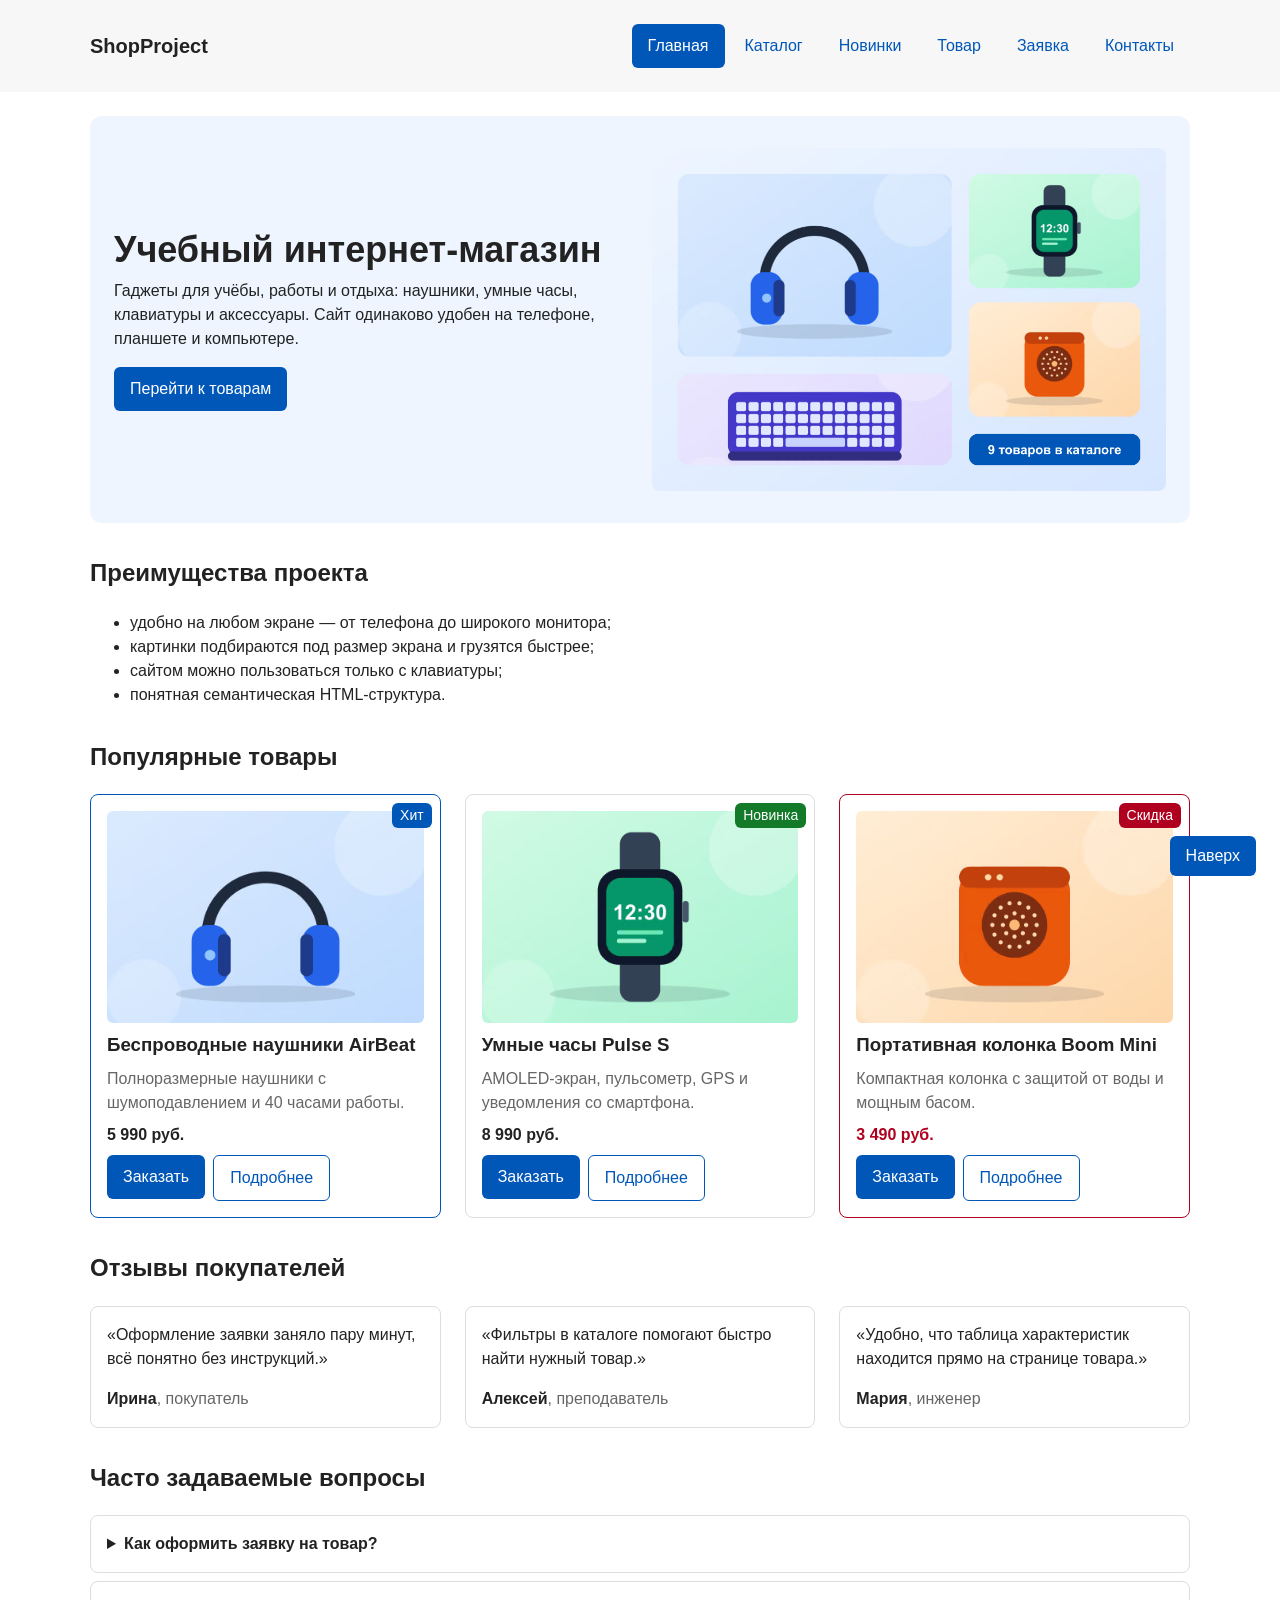
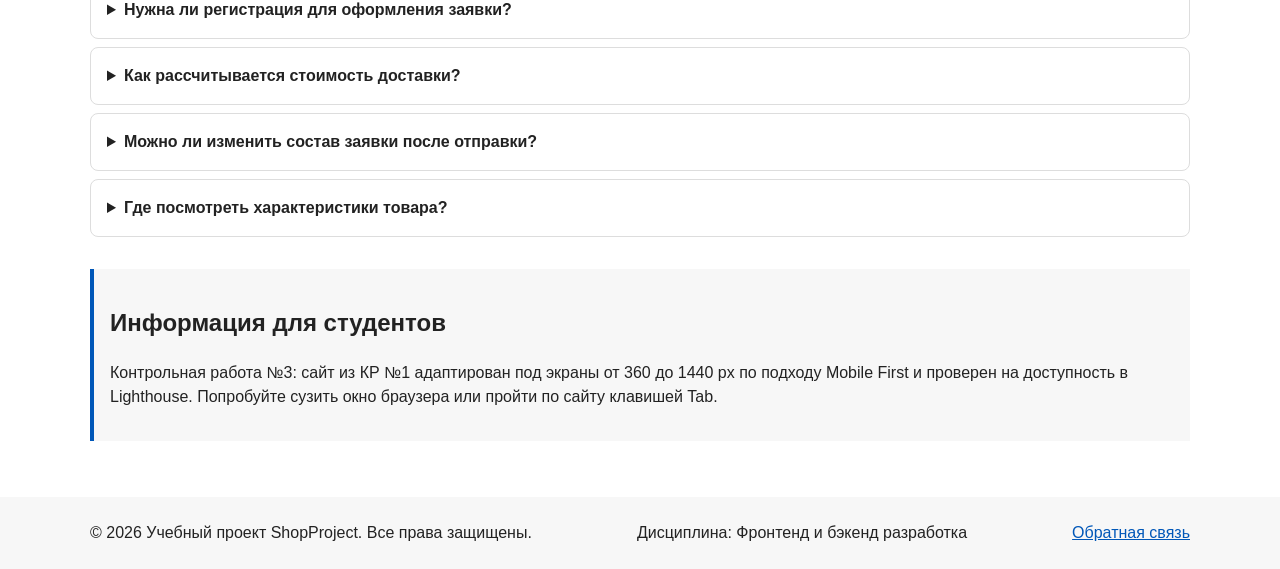
<file: index.html>
<!DOCTYPE html>
<html lang="ru">
<head>
  <meta charset="UTF-8">
  <meta property="og:type" content="website">
  <meta property="og:title" content="Учебный интернет-магазин">
  <meta property="og:description" content="Адаптивный учебный интернет-магазин: Mobile First, responsive images, доступность.">
  <meta property="og:image" content="https://gothplug.github.io/kr3-responsive-shop/images/og-preview.jpg">
  <meta name="viewport" content="width=device-width, initial-scale=1.0">
  <meta name="description" content="Главная страница учебного интернет-магазина: преимущества проекта и популярные товары.">
  <title>Учебный интернет-магазин</title>
  <link rel="icon" href="images/favicon.svg" type="image/svg+xml">
  <script>document.documentElement.classList.add("js");</script>
  <link rel="stylesheet" href="css/style.css">
  <link rel="stylesheet" href="css/responsive.css">
  <script src="js/main.js" defer></script>
</head>
<body>
  <a class="skip-link" href="#main">Перейти к основному содержимому</a>

  <header id="top">
    <div class="site-header">
      <a class="site-logo" href="index.html">ShopProject</a>

      <button
        class="menu-toggle"
        type="button"
        aria-expanded="false"
        aria-controls="site-nav"
      >
        <span class="menu-toggle__icon" aria-hidden="true"></span>
        <span class="menu-toggle__text">Меню</span>
      </button>

      <nav class="site-nav" id="site-nav" aria-label="Основная навигация">
        <ul class="site-nav__list">
          <li class="site-nav__item"><a class="site-nav__link site-nav__link--active" href="index.html" aria-current="page">Главная</a></li>
          <li class="site-nav__item"><a class="site-nav__link" href="catalog.html">Каталог</a></li>
          <li class="site-nav__item"><a class="site-nav__link" href="category.html">Новинки</a></li>
          <li class="site-nav__item"><a class="site-nav__link" href="product.html">Товар</a></li>
          <li class="site-nav__item"><a class="site-nav__link" href="order.html">Заявка</a></li>
          <li class="site-nav__item"><a class="site-nav__link" href="contacts.html">Контакты</a></li>
        </ul>
      </nav>
    </div>
  </header>

  <main id="main" tabindex="-1">
    <section class="hero">
      <div class="hero__content">
        <h1>Учебный интернет-магазин</h1>
        <p>
          Гаджеты для учёбы, работы и отдыха: наушники, умные часы, клавиатуры
          и аксессуары. Сайт одинаково удобен на телефоне, планшете и компьютере.
        </p>
        <a class="button button--primary" href="#popular">Перейти к товарам</a>
      </div>

      <!-- Art direction: с 768px — широкий кадр с несколькими товарами,
           на телефоне — крупный кадр с одним товаром -->
      <picture class="hero__media">
        <source media="(min-width: 768px)" type="image/avif"
                srcset="images/hero/hero-desktop-960.avif 960w, images/hero/hero-desktop-1440.avif 1440w"
                sizes="(min-width: 1440px) 610px, 50vw" width="1200" height="800">
        <source media="(min-width: 768px)" type="image/webp"
                srcset="images/hero/hero-desktop-960.webp 960w, images/hero/hero-desktop-1440.webp 1440w"
                sizes="(min-width: 1440px) 610px, 50vw" width="1200" height="800">
        <source media="(min-width: 768px)"
                srcset="images/hero/hero-desktop-960.jpg 960w, images/hero/hero-desktop-1440.jpg 1440w"
                sizes="(min-width: 1440px) 610px, 50vw" width="1200" height="800">
        <source type="image/avif"
                srcset="images/hero/hero-mobile-480.avif 480w, images/hero/hero-mobile-800.avif 800w"
                sizes="100vw">
        <source type="image/webp"
                srcset="images/hero/hero-mobile-480.webp 480w, images/hero/hero-mobile-800.webp 800w"
                sizes="100vw">
        <img class="hero__image" src="images/hero/hero-mobile-800.jpg"
             srcset="images/hero/hero-mobile-480.jpg 480w, images/hero/hero-mobile-800.jpg 800w"
             sizes="100vw"
             alt="Товары из каталога: наушники, умные часы, колонка и клавиатура"
             width="800" height="600" fetchpriority="high">
      </picture>
    </section>

    <section class="section" id="advantages">
      <h2>Преимущества проекта</h2>

      <ul class="advantages-list">
        <li>удобно на любом экране — от телефона до широкого монитора;</li>
        <li>картинки подбираются под размер экрана и грузятся быстрее;</li>
        <li>сайтом можно пользоваться только с клавиатуры;</li>
        <li>понятная семантическая HTML-структура.</li>
      </ul>
    </section>

    <section class="section" id="popular">
      <h2>Популярные товары</h2>

      <div class="products-grid">
        <article class="product-card product-card--featured">
          <picture>
            <source type="image/avif" srcset="images/products/product-1-400.avif 400w, images/products/product-1-800.avif 800w, images/products/product-1-1200.avif 1200w" sizes="(min-width: 1440px) 400px, (min-width: 1024px) 340px, (min-width: 600px) 50vw, 100vw">
            <source type="image/webp" srcset="images/products/product-1-400.webp 400w, images/products/product-1-800.webp 800w, images/products/product-1-1200.webp 1200w" sizes="(min-width: 1440px) 400px, (min-width: 1024px) 340px, (min-width: 600px) 50vw, 100vw">
            <img class="product-card__image" src="images/products/product-1-800.jpg"
                 srcset="images/products/product-1-400.jpg 400w, images/products/product-1-800.jpg 800w, images/products/product-1-1200.jpg 1200w"
                 sizes="(min-width: 1440px) 400px, (min-width: 1024px) 340px, (min-width: 600px) 50vw, 100vw"
                 alt="Синие полноразмерные наушники AirBeat" width="800" height="533" loading="lazy">
          </picture>
          <span class="product-card__badge product-card__badge--hit">Хит</span>
          <h3 class="product-card__title">Беспроводные наушники AirBeat</h3>
          <p class="product-card__description">Полноразмерные наушники с шумоподавлением и 40 часами работы.</p>
          <p class="product-card__price">5 990 руб.</p>
          <div class="product-card__actions">
            <button class="button button--primary product-card__button product-card__button--order" type="button" data-product="Беспроводные наушники AirBeat">
              Заказать
            </button>
            <a class="button button--secondary product-card__button" href="product.html">Подробнее<span class="visually-hidden"> о товаре «Беспроводные наушники AirBeat»</span></a>
          </div>
        </article>

        <article class="product-card">
          <picture>
            <source type="image/avif" srcset="images/products/product-2-400.avif 400w, images/products/product-2-800.avif 800w, images/products/product-2-1200.avif 1200w" sizes="(min-width: 1440px) 400px, (min-width: 1024px) 340px, (min-width: 600px) 50vw, 100vw">
            <source type="image/webp" srcset="images/products/product-2-400.webp 400w, images/products/product-2-800.webp 800w, images/products/product-2-1200.webp 1200w" sizes="(min-width: 1440px) 400px, (min-width: 1024px) 340px, (min-width: 600px) 50vw, 100vw">
            <img class="product-card__image" src="images/products/product-2-800.jpg"
                 srcset="images/products/product-2-400.jpg 400w, images/products/product-2-800.jpg 800w, images/products/product-2-1200.jpg 1200w"
                 sizes="(min-width: 1440px) 400px, (min-width: 1024px) 340px, (min-width: 600px) 50vw, 100vw"
                 alt="Умные часы Pulse S с зелёным экраном" width="800" height="533" loading="lazy">
          </picture>
          <span class="product-card__badge product-card__badge--new">Новинка</span>
          <h3 class="product-card__title">Умные часы Pulse S</h3>
          <p class="product-card__description">AMOLED-экран, пульсометр, GPS и уведомления со смартфона.</p>
          <p class="product-card__price">8 990 руб.</p>
          <div class="product-card__actions">
            <button class="button button--primary product-card__button product-card__button--order" type="button" data-product="Умные часы Pulse S">
              Заказать
            </button>
            <a class="button button--secondary product-card__button" href="product.html">Подробнее<span class="visually-hidden"> о товаре «Умные часы Pulse S»</span></a>
          </div>
        </article>

        <article class="product-card product-card--discount">
          <picture>
            <source type="image/avif" srcset="images/products/product-3-400.avif 400w, images/products/product-3-800.avif 800w, images/products/product-3-1200.avif 1200w" sizes="(min-width: 1440px) 400px, (min-width: 1024px) 340px, (min-width: 600px) 50vw, 100vw">
            <source type="image/webp" srcset="images/products/product-3-400.webp 400w, images/products/product-3-800.webp 800w, images/products/product-3-1200.webp 1200w" sizes="(min-width: 1440px) 400px, (min-width: 1024px) 340px, (min-width: 600px) 50vw, 100vw">
            <img class="product-card__image" src="images/products/product-3-800.jpg"
                 srcset="images/products/product-3-400.jpg 400w, images/products/product-3-800.jpg 800w, images/products/product-3-1200.jpg 1200w"
                 sizes="(min-width: 1440px) 400px, (min-width: 1024px) 340px, (min-width: 600px) 50vw, 100vw"
                 alt="Оранжевая портативная колонка Boom Mini" width="800" height="533" loading="lazy">
          </picture>
          <span class="product-card__badge">Скидка</span>
          <h3 class="product-card__title">Портативная колонка Boom Mini</h3>
          <p class="product-card__description">Компактная колонка с защитой от воды и мощным басом.</p>
          <p class="product-card__price">3 490 руб.</p>
          <div class="product-card__actions">
            <button class="button button--primary product-card__button product-card__button--order" type="button" data-product="Портативная колонка Boom Mini">
              Заказать
            </button>
            <a class="button button--secondary product-card__button" href="product.html">Подробнее<span class="visually-hidden"> о товаре «Портативная колонка Boom Mini»</span></a>
          </div>
        </article>
      </div>
    </section>

    <section class="section" id="reviews">
      <h2>Отзывы покупателей</h2>

      <div class="reviews-grid">
        <article class="review-card">
          <blockquote class="review-card__text">
            <p>Оформление заявки заняло пару минут, всё понятно без инструкций.</p>
          </blockquote>
          <p class="review-card__author">
            <cite class="review-card__name">Ирина</cite>,
            <span class="review-card__role">покупатель</span>
          </p>
        </article>

        <article class="review-card">
          <blockquote class="review-card__text">
            <p>Фильтры в каталоге помогают быстро найти нужный товар.</p>
          </blockquote>
          <p class="review-card__author">
            <cite class="review-card__name">Алексей</cite>,
            <span class="review-card__role">преподаватель</span>
          </p>
        </article>

        <article class="review-card">
          <blockquote class="review-card__text">
            <p>Удобно, что таблица характеристик находится прямо на странице товара.</p>
          </blockquote>
          <p class="review-card__author">
            <cite class="review-card__name">Мария</cite>,
            <span class="review-card__role">инженер</span>
          </p>
        </article>
      </div>
    </section>

    <section class="section" id="faq">
      <h2>Часто задаваемые вопросы</h2>

      <div class="faq">
        <details class="faq__item">
          <summary class="faq__question">Как оформить заявку на товар?</summary>
          <p class="faq__answer">
            Откройте карточку товара и нажмите «Оформить заявку» либо заполните форму
            на странице «Заявка».
          </p>
        </details>

        <details class="faq__item">
          <summary class="faq__question">Нужна ли регистрация для оформления заявки?</summary>
          <p class="faq__answer">
            Нет. Для отправки заявки достаточно указать имя, e-mail и телефон.
          </p>
        </details>

        <details class="faq__item">
          <summary class="faq__question">Как рассчитывается стоимость доставки?</summary>
          <p class="faq__answer">
            Стоимость доставки зависит от региона. Точная сумма указывается
            в ответе на заявку.
          </p>
        </details>

        <details class="faq__item">
          <summary class="faq__question">Можно ли изменить состав заявки после отправки?</summary>
          <p class="faq__answer">
            Да, для этого свяжитесь с нами по телефону или через форму обратной связи
            на странице «Контакты».
          </p>
        </details>

        <details class="faq__item">
          <summary class="faq__question">Где посмотреть характеристики товара?</summary>
          <p class="faq__answer">
            Характеристики приведены в таблице на странице товара. Перейти к ней можно
            из каталога по ссылке «Подробнее».
          </p>
        </details>
      </div>
    </section>

    <aside class="aside-info">
      <h2>Информация для студентов</h2>
      <p>
        Контрольная работа №3: сайт из КР №1 адаптирован под экраны от 360 до 1440 px
        по подходу Mobile First и проверен на доступность в Lighthouse.
        Попробуйте сузить окно браузера или пройти по сайту клавишей Tab.
      </p>
    </aside>
  </main>

  <footer class="site-footer" id="contacts">
    <div class="site-footer__inner">
      <p class="site-footer__text">&copy; 2026 Учебный проект ShopProject. Все права защищены.</p>
      <p class="site-footer__text">Дисциплина: Фронтенд и бэкенд разработка</p>
      <a class="site-footer__link" href="contacts.html#feedback">Обратная связь</a>
    </div>
  </footer>

  <dialog
    class="order-dialog"
    id="order-dialog"
    aria-labelledby="order-dialog-title"
    aria-describedby="order-dialog-hint"
  >
    <button
      class="order-dialog__close"
      type="button"
      id="close-order-dialog"
      aria-label="Закрыть окно"
    >&times;</button>

    <h2 class="order-dialog__title" id="order-dialog-title">Оформление заявки</h2>

    <p class="order-dialog__hint" id="order-dialog-hint" aria-live="polite">
      Выбранный товар: <span id="selected-product-name">не выбран</span>
    </p>

    <form class="order-form" id="order-form" action="#" method="post" novalidate>
      <input id="selected-product" name="selected-product" type="hidden">

      <div class="order-form__field">
        <label class="order-form__label" for="order-name">Имя</label>
        <input
          class="order-form__input"
          id="order-name"
          name="name"
          type="text"
          placeholder="Введите ваше имя"
          minlength="2"
          autocomplete="given-name"
          required
        >
      </div>

      <div class="order-form__field">
        <label class="order-form__label" for="order-email">E-mail</label>
        <input
          class="order-form__input"
          id="order-email"
          name="email"
          type="email"
          placeholder="example@mail.ru"
          autocomplete="email"
          required
        >
      </div>

      <div class="order-form__field">
        <label class="order-form__label" for="order-phone">Телефон</label>
        <input
          class="order-form__input"
          id="order-phone"
          name="phone"
          type="tel"
          inputmode="tel"
          autocomplete="tel"
          placeholder="+7 900 123-45-67"
          pattern="(\+7|8)[\s\(\-]*\d{3}[\s\)\-]*\d{3}[\s\-]*\d{2}[\s\-]*\d{2}"
          aria-describedby="order-phone-hint"
          required
        >
        <small class="order-form__hint" id="order-phone-hint">Например: +7 900 123-45-67 или 89001234567</small>
      </div>

      <div class="order-form__field">
        <label class="order-form__label" for="order-date">Дата связи</label>
        <input
          class="order-form__input"
          id="order-date"
          name="date"
          type="date"
        >
      </div>

      <div class="order-form__field">
        <label class="order-form__label" for="order-topic">Тема заявки</label>
        <select
          class="order-form__input"
          id="order-topic"
          name="topic"
          required
        >
          <option value="">Выберите тему</option>
          <option value="product">Заказ товара</option>
          <option value="consultation">Консультация</option>
          <option value="delivery">Доставка</option>
        </select>
      </div>

      <div class="order-form__field">
        <label class="order-form__label" for="order-comment">Комментарий</label>
        <textarea
          class="order-form__input"
          id="order-comment"
          name="comment"
          rows="4"
          placeholder="Укажите дополнительную информацию"
        ></textarea>
      </div>

      <div class="order-form__field order-form__field--checkbox">
        <label class="order-form__label order-form__label--checkbox">
          <input
            class="order-form__checkbox"
            id="order-agreement"
            name="agreement"
            type="checkbox"
            required
          >
          Я согласен на обработку данных
        </label>
      </div>

      <div class="order-form__actions">
        <button class="button button--primary" type="submit">
          Отправить заявку
        </button>
      </div>
    </form>
  </dialog>

  <p class="success-message" id="success-message" role="status" hidden>
    Форма успешно отправлена!
  </p>

  <a class="to-top" href="#top">Наверх</a>
</body>
</html>
</file>
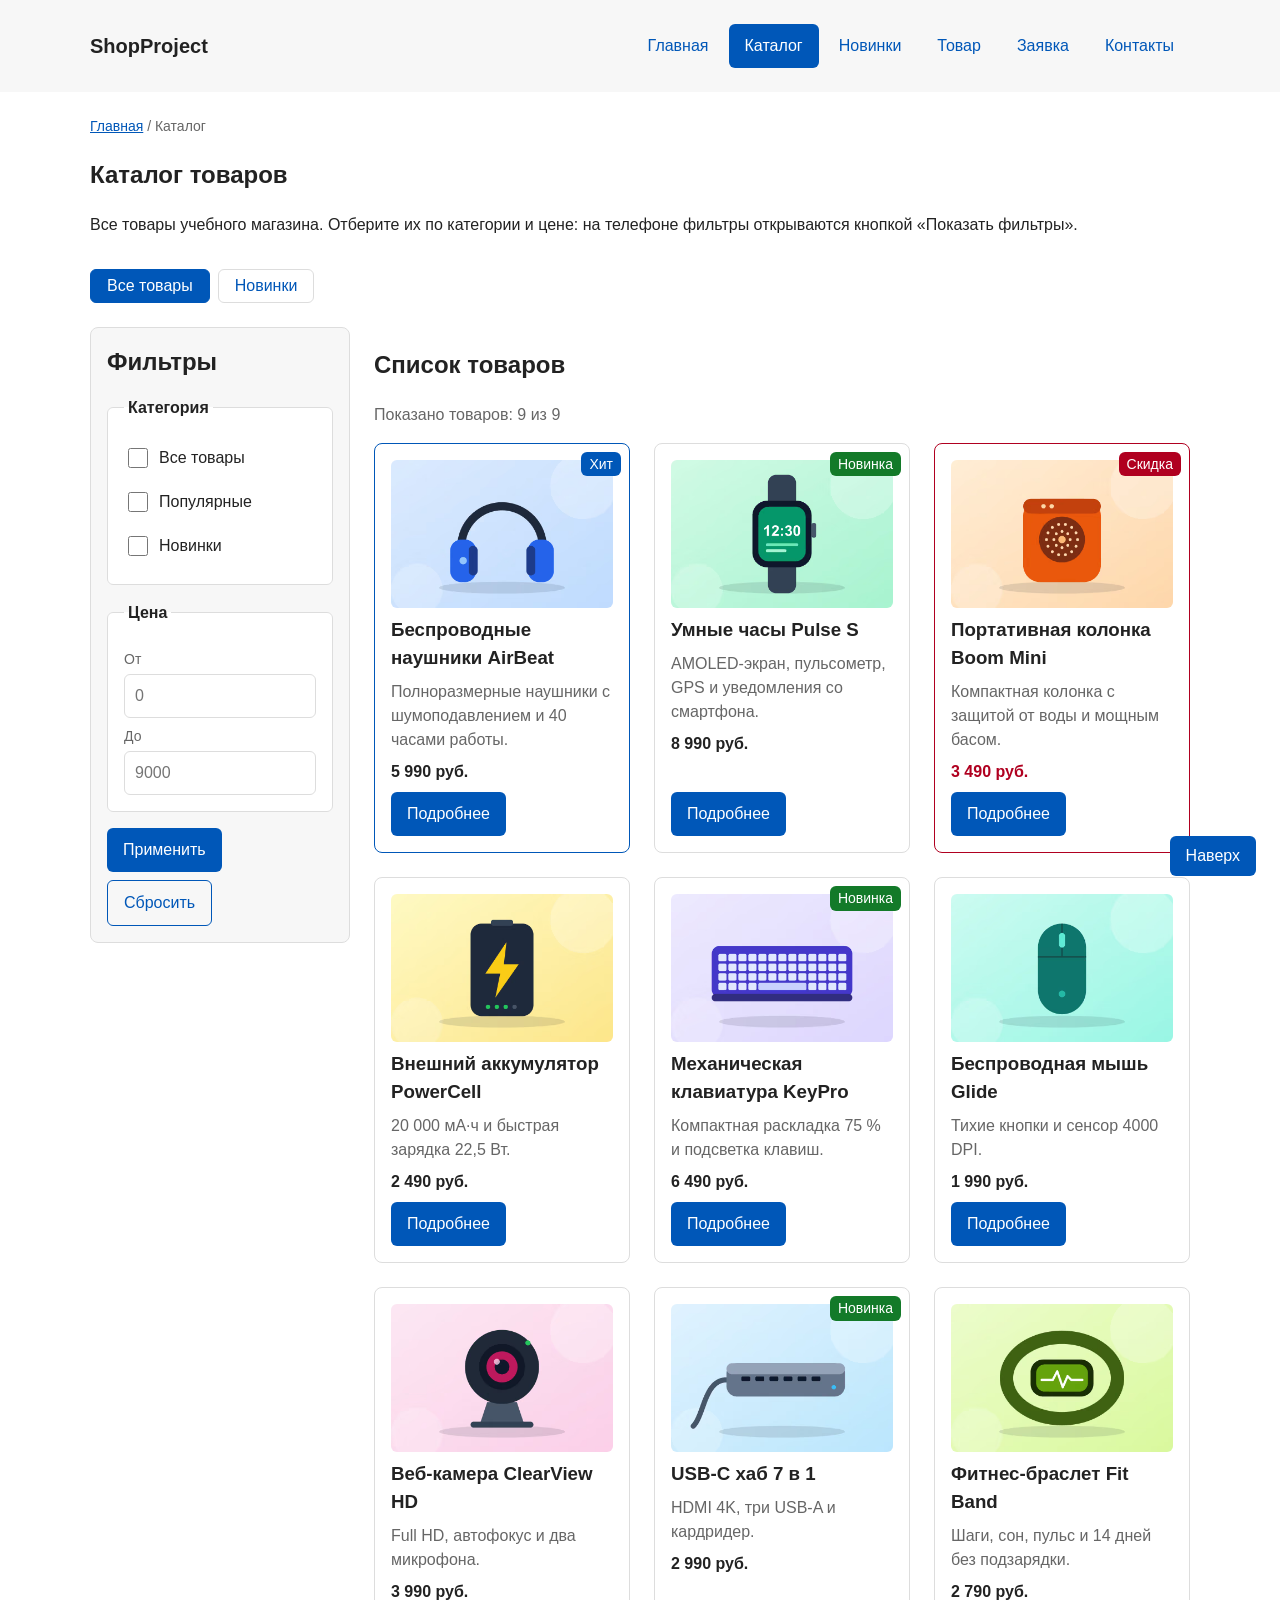
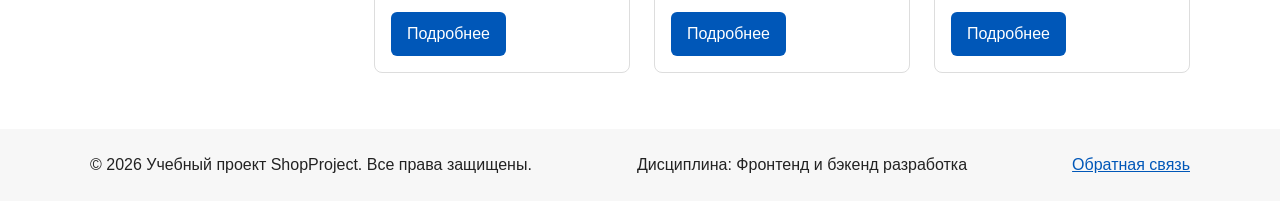
<file: catalog.html>
<!DOCTYPE html>
<html lang="ru">
<head>
  <meta charset="UTF-8">
  <meta property="og:type" content="website">
  <meta property="og:title" content="Учебный интернет-магазин">
  <meta property="og:description" content="Адаптивный учебный интернет-магазин: Mobile First, responsive images, доступность.">
  <meta property="og:image" content="https://gothplug.github.io/kr3-responsive-shop/images/og-preview.jpg">
  <meta name="viewport" content="width=device-width, initial-scale=1.0">
  <meta name="description" content="Каталог товаров учебного интернет-магазина.">
  <title>Каталог товаров — Учебный интернет-магазин</title>
  <link rel="icon" href="images/favicon.svg" type="image/svg+xml">
  <script>document.documentElement.classList.add("js");</script>
  <link rel="stylesheet" href="css/style.css">
  <link rel="stylesheet" href="css/responsive.css">
  <script src="js/main.js" defer></script>
</head>
<body>
  <a class="skip-link" href="#main">Перейти к основному содержимому</a>

  <header id="top">
    <div class="site-header">
      <a class="site-logo" href="index.html">ShopProject</a>

      <button
        class="menu-toggle"
        type="button"
        aria-expanded="false"
        aria-controls="site-nav"
      >
        <span class="menu-toggle__icon" aria-hidden="true"></span>
        <span class="menu-toggle__text">Меню</span>
      </button>

      <nav class="site-nav" id="site-nav" aria-label="Основная навигация">
        <ul class="site-nav__list">
          <li class="site-nav__item"><a class="site-nav__link" href="index.html">Главная</a></li>
          <li class="site-nav__item"><a class="site-nav__link site-nav__link--active" href="catalog.html" aria-current="page">Каталог</a></li>
          <li class="site-nav__item"><a class="site-nav__link" href="category.html">Новинки</a></li>
          <li class="site-nav__item"><a class="site-nav__link" href="product.html">Товар</a></li>
          <li class="site-nav__item"><a class="site-nav__link" href="order.html">Заявка</a></li>
          <li class="site-nav__item"><a class="site-nav__link" href="contacts.html">Контакты</a></li>
        </ul>
      </nav>
    </div>
  </header>

  <main id="main" tabindex="-1">
    <nav class="breadcrumbs" aria-label="Хлебные крошки">
      <a class="breadcrumbs__link" href="index.html">Главная</a>
      <span class="breadcrumbs__current" aria-current="page">Каталог</span>
    </nav>

    <section class="section">
      <h1>Каталог товаров</h1>
      <p>
        Все товары учебного магазина. Отберите их по категории и цене:
        на телефоне фильтры открываются кнопкой «Показать фильтры».
      </p>
    </section>

    <nav class="catalog-categories" aria-label="Категории товаров">
      <ul class="catalog-categories__list">
        <li class="catalog-categories__item">
          <a class="catalog-categories__link catalog-categories__link--active" href="catalog.html" aria-current="page">Все товары</a>
        </li>
        <li class="catalog-categories__item">
          <a class="catalog-categories__link" href="category.html">Новинки</a>
        </li>
      </ul>
    </nav>

    <section class="catalog-layout">
      <aside class="catalog-filters" aria-labelledby="filters-title">
        <div class="catalog-filters__header">
          <h2 class="catalog-filters__title" id="filters-title">Фильтры</h2>

          <!-- Кнопка видна только на экранах уже 1024px и только при работающем JS -->
          <button
            class="catalog-filters__toggle button button--secondary"
            type="button"
            aria-expanded="false"
            aria-controls="filters-panel"
          >
            Показать фильтры
          </button>
        </div>

        <div class="catalog-filters__panel" id="filters-panel">
          <form class="filters-form" id="filters-form" action="#" method="get">
            <fieldset class="filters-form__group">
              <legend class="filters-form__legend">Категория</legend>

              <label class="filters-form__label filters-form__label--choice">
                <input class="filters-form__checkbox" type="checkbox" name="category" value="all">
                Все товары
              </label>

              <label class="filters-form__label filters-form__label--choice">
                <input class="filters-form__checkbox" type="checkbox" name="category" value="popular">
                Популярные
              </label>

              <label class="filters-form__label filters-form__label--choice">
                <input class="filters-form__checkbox" type="checkbox" name="category" value="new">
                Новинки
              </label>
            </fieldset>

            <fieldset class="filters-form__group">
              <legend class="filters-form__legend">Цена</legend>

              <label class="filters-form__label filters-form__label--price" for="price-from">От</label>
              <input class="filters-form__input" id="price-from" name="price-from" type="number" min="0" placeholder="0">

              <label class="filters-form__label filters-form__label--price" for="price-to">До</label>
              <input class="filters-form__input" id="price-to" name="price-to" type="number" min="0" placeholder="9000">
            </fieldset>

            <div class="filters-form__actions">
              <button class="button button--primary" type="submit">Применить</button>
              <button class="button button--secondary" type="reset">Сбросить</button>
            </div>
          </form>
        </div>
      </aside>

      <section class="catalog-products">
        <h2>Список товаров</h2>

        <p class="catalog-products__status" id="catalog-status" role="status">Показано товаров: 9 из 9</p>

        <div class="products-grid">
          <article class="product-card product-card--featured" data-price="5990" data-tags="popular">
            <picture>
              <source type="image/avif" srcset="images/products/product-1-400.avif 400w, images/products/product-1-800.avif 800w, images/products/product-1-1200.avif 1200w" sizes="(min-width: 1440px) 400px, (min-width: 1024px) 340px, (min-width: 600px) 50vw, 100vw">
              <source type="image/webp" srcset="images/products/product-1-400.webp 400w, images/products/product-1-800.webp 800w, images/products/product-1-1200.webp 1200w" sizes="(min-width: 1440px) 400px, (min-width: 1024px) 340px, (min-width: 600px) 50vw, 100vw">
              <img class="product-card__image" src="images/products/product-1-800.jpg"
                   srcset="images/products/product-1-400.jpg 400w, images/products/product-1-800.jpg 800w, images/products/product-1-1200.jpg 1200w"
                   sizes="(min-width: 1440px) 400px, (min-width: 1024px) 340px, (min-width: 600px) 50vw, 100vw"
                   alt="Синие полноразмерные наушники AirBeat" width="800" height="533" loading="lazy">
            </picture>
            <span class="product-card__badge product-card__badge--hit">Хит</span>
            <h3 class="product-card__title">Беспроводные наушники AirBeat</h3>
            <p class="product-card__description">Полноразмерные наушники с шумоподавлением и 40 часами работы.</p>
            <p class="product-card__price">5 990 руб.</p>
            <a class="button button--primary product-card__button" href="product.html">Подробнее<span class="visually-hidden"> о товаре «Беспроводные наушники AirBeat»</span></a>
          </article>

          <article class="product-card" data-price="8990" data-tags="popular new">
            <picture>
              <source type="image/avif" srcset="images/products/product-2-400.avif 400w, images/products/product-2-800.avif 800w, images/products/product-2-1200.avif 1200w" sizes="(min-width: 1440px) 400px, (min-width: 1024px) 340px, (min-width: 600px) 50vw, 100vw">
              <source type="image/webp" srcset="images/products/product-2-400.webp 400w, images/products/product-2-800.webp 800w, images/products/product-2-1200.webp 1200w" sizes="(min-width: 1440px) 400px, (min-width: 1024px) 340px, (min-width: 600px) 50vw, 100vw">
              <img class="product-card__image" src="images/products/product-2-800.jpg"
                   srcset="images/products/product-2-400.jpg 400w, images/products/product-2-800.jpg 800w, images/products/product-2-1200.jpg 1200w"
                   sizes="(min-width: 1440px) 400px, (min-width: 1024px) 340px, (min-width: 600px) 50vw, 100vw"
                   alt="Умные часы Pulse S с зелёным экраном" width="800" height="533" loading="lazy">
            </picture>
            <span class="product-card__badge product-card__badge--new">Новинка</span>
            <h3 class="product-card__title">Умные часы Pulse S</h3>
            <p class="product-card__description">AMOLED-экран, пульсометр, GPS и уведомления со смартфона.</p>
            <p class="product-card__price">8 990 руб.</p>
            <a class="button button--primary product-card__button" href="product.html">Подробнее<span class="visually-hidden"> о товаре «Умные часы Pulse S»</span></a>
          </article>

          <article class="product-card product-card--discount" data-price="3490" data-tags="popular">
            <picture>
              <source type="image/avif" srcset="images/products/product-3-400.avif 400w, images/products/product-3-800.avif 800w, images/products/product-3-1200.avif 1200w" sizes="(min-width: 1440px) 400px, (min-width: 1024px) 340px, (min-width: 600px) 50vw, 100vw">
              <source type="image/webp" srcset="images/products/product-3-400.webp 400w, images/products/product-3-800.webp 800w, images/products/product-3-1200.webp 1200w" sizes="(min-width: 1440px) 400px, (min-width: 1024px) 340px, (min-width: 600px) 50vw, 100vw">
              <img class="product-card__image" src="images/products/product-3-800.jpg"
                   srcset="images/products/product-3-400.jpg 400w, images/products/product-3-800.jpg 800w, images/products/product-3-1200.jpg 1200w"
                   sizes="(min-width: 1440px) 400px, (min-width: 1024px) 340px, (min-width: 600px) 50vw, 100vw"
                   alt="Оранжевая портативная колонка Boom Mini" width="800" height="533" loading="lazy">
            </picture>
            <span class="product-card__badge">Скидка</span>
            <h3 class="product-card__title">Портативная колонка Boom Mini</h3>
            <p class="product-card__description">Компактная колонка с защитой от воды и мощным басом.</p>
            <p class="product-card__price">3 490 руб.</p>
            <a class="button button--primary product-card__button" href="product.html">Подробнее<span class="visually-hidden"> о товаре «Портативная колонка Boom Mini»</span></a>
          </article>

          <article class="product-card" data-price="2490" data-tags="">
            <picture>
              <source type="image/avif" srcset="images/products/product-4-400.avif 400w, images/products/product-4-800.avif 800w, images/products/product-4-1200.avif 1200w" sizes="(min-width: 1440px) 400px, (min-width: 1024px) 340px, (min-width: 600px) 50vw, 100vw">
              <source type="image/webp" srcset="images/products/product-4-400.webp 400w, images/products/product-4-800.webp 800w, images/products/product-4-1200.webp 1200w" sizes="(min-width: 1440px) 400px, (min-width: 1024px) 340px, (min-width: 600px) 50vw, 100vw">
              <img class="product-card__image" src="images/products/product-4-800.jpg"
                   srcset="images/products/product-4-400.jpg 400w, images/products/product-4-800.jpg 800w, images/products/product-4-1200.jpg 1200w"
                   sizes="(min-width: 1440px) 400px, (min-width: 1024px) 340px, (min-width: 600px) 50vw, 100vw"
                   alt="Тёмный внешний аккумулятор с индикатором заряда" width="800" height="533" loading="lazy">
            </picture>
            <h3 class="product-card__title">Внешний аккумулятор PowerCell</h3>
            <p class="product-card__description">20 000 мА·ч и быстрая зарядка 22,5 Вт.</p>
            <p class="product-card__price">2 490 руб.</p>
            <a class="button button--primary product-card__button" href="product.html">Подробнее<span class="visually-hidden"> о товаре «Внешний аккумулятор PowerCell»</span></a>
          </article>

          <article class="product-card" data-price="6490" data-tags="new">
            <picture>
              <source type="image/avif" srcset="images/products/product-5-400.avif 400w, images/products/product-5-800.avif 800w, images/products/product-5-1200.avif 1200w" sizes="(min-width: 1440px) 400px, (min-width: 1024px) 340px, (min-width: 600px) 50vw, 100vw">
              <source type="image/webp" srcset="images/products/product-5-400.webp 400w, images/products/product-5-800.webp 800w, images/products/product-5-1200.webp 1200w" sizes="(min-width: 1440px) 400px, (min-width: 1024px) 340px, (min-width: 600px) 50vw, 100vw">
              <img class="product-card__image" src="images/products/product-5-800.jpg"
                   srcset="images/products/product-5-400.jpg 400w, images/products/product-5-800.jpg 800w, images/products/product-5-1200.jpg 1200w"
                   sizes="(min-width: 1440px) 400px, (min-width: 1024px) 340px, (min-width: 600px) 50vw, 100vw"
                   alt="Фиолетовая механическая клавиатура KeyPro" width="800" height="533" loading="lazy">
            </picture>
            <span class="product-card__badge product-card__badge--new">Новинка</span>
            <h3 class="product-card__title">Механическая клавиатура KeyPro</h3>
            <p class="product-card__description">Компактная раскладка 75 % и подсветка клавиш.</p>
            <p class="product-card__price">6 490 руб.</p>
            <a class="button button--primary product-card__button" href="product.html">Подробнее<span class="visually-hidden"> о товаре «Механическая клавиатура KeyPro»</span></a>
          </article>

          <article class="product-card" data-price="1990" data-tags="">
            <picture>
              <source type="image/avif" srcset="images/products/product-6-400.avif 400w, images/products/product-6-800.avif 800w, images/products/product-6-1200.avif 1200w" sizes="(min-width: 1440px) 400px, (min-width: 1024px) 340px, (min-width: 600px) 50vw, 100vw">
              <source type="image/webp" srcset="images/products/product-6-400.webp 400w, images/products/product-6-800.webp 800w, images/products/product-6-1200.webp 1200w" sizes="(min-width: 1440px) 400px, (min-width: 1024px) 340px, (min-width: 600px) 50vw, 100vw">
              <img class="product-card__image" src="images/products/product-6-800.jpg"
                   srcset="images/products/product-6-400.jpg 400w, images/products/product-6-800.jpg 800w, images/products/product-6-1200.jpg 1200w"
                   sizes="(min-width: 1440px) 400px, (min-width: 1024px) 340px, (min-width: 600px) 50vw, 100vw"
                   alt="Бирюзовая беспроводная мышь Glide" width="800" height="533" loading="lazy">
            </picture>
            <h3 class="product-card__title">Беспроводная мышь Glide</h3>
            <p class="product-card__description">Тихие кнопки и сенсор 4000 DPI.</p>
            <p class="product-card__price">1 990 руб.</p>
            <a class="button button--primary product-card__button" href="product.html">Подробнее<span class="visually-hidden"> о товаре «Беспроводная мышь Glide»</span></a>
          </article>

          <article class="product-card" data-price="3990" data-tags="">
            <picture>
              <source type="image/avif" srcset="images/products/product-7-400.avif 400w, images/products/product-7-800.avif 800w, images/products/product-7-1200.avif 1200w" sizes="(min-width: 1440px) 400px, (min-width: 1024px) 340px, (min-width: 600px) 50vw, 100vw">
              <source type="image/webp" srcset="images/products/product-7-400.webp 400w, images/products/product-7-800.webp 800w, images/products/product-7-1200.webp 1200w" sizes="(min-width: 1440px) 400px, (min-width: 1024px) 340px, (min-width: 600px) 50vw, 100vw">
              <img class="product-card__image" src="images/products/product-7-800.jpg"
                   srcset="images/products/product-7-400.jpg 400w, images/products/product-7-800.jpg 800w, images/products/product-7-1200.jpg 1200w"
                   sizes="(min-width: 1440px) 400px, (min-width: 1024px) 340px, (min-width: 600px) 50vw, 100vw"
                   alt="Веб-камера ClearView HD на подставке" width="800" height="533" loading="lazy">
            </picture>
            <h3 class="product-card__title">Веб-камера ClearView HD</h3>
            <p class="product-card__description">Full HD, автофокус и два микрофона.</p>
            <p class="product-card__price">3 990 руб.</p>
            <a class="button button--primary product-card__button" href="product.html">Подробнее<span class="visually-hidden"> о товаре «Веб-камера ClearView HD»</span></a>
          </article>

          <article class="product-card" data-price="2990" data-tags="new">
            <picture>
              <source type="image/avif" srcset="images/products/product-8-400.avif 400w, images/products/product-8-800.avif 800w, images/products/product-8-1200.avif 1200w" sizes="(min-width: 1440px) 400px, (min-width: 1024px) 340px, (min-width: 600px) 50vw, 100vw">
              <source type="image/webp" srcset="images/products/product-8-400.webp 400w, images/products/product-8-800.webp 800w, images/products/product-8-1200.webp 1200w" sizes="(min-width: 1440px) 400px, (min-width: 1024px) 340px, (min-width: 600px) 50vw, 100vw">
              <img class="product-card__image" src="images/products/product-8-800.jpg"
                   srcset="images/products/product-8-400.jpg 400w, images/products/product-8-800.jpg 800w, images/products/product-8-1200.jpg 1200w"
                   sizes="(min-width: 1440px) 400px, (min-width: 1024px) 340px, (min-width: 600px) 50vw, 100vw"
                   alt="Серый USB-C хаб с семью разъёмами" width="800" height="533" loading="lazy">
            </picture>
            <span class="product-card__badge product-card__badge--new">Новинка</span>
            <h3 class="product-card__title">USB-C хаб 7 в 1</h3>
            <p class="product-card__description">HDMI 4K, три USB-A и кардридер.</p>
            <p class="product-card__price">2 990 руб.</p>
            <a class="button button--primary product-card__button" href="product.html">Подробнее<span class="visually-hidden"> о товаре «USB-C хаб 7 в 1»</span></a>
          </article>

          <article class="product-card" data-price="2790" data-tags="">
            <picture>
              <source type="image/avif" srcset="images/products/product-9-400.avif 400w, images/products/product-9-800.avif 800w, images/products/product-9-1200.avif 1200w" sizes="(min-width: 1440px) 400px, (min-width: 1024px) 340px, (min-width: 600px) 50vw, 100vw">
              <source type="image/webp" srcset="images/products/product-9-400.webp 400w, images/products/product-9-800.webp 800w, images/products/product-9-1200.webp 1200w" sizes="(min-width: 1440px) 400px, (min-width: 1024px) 340px, (min-width: 600px) 50vw, 100vw">
              <img class="product-card__image" src="images/products/product-9-800.jpg"
                   srcset="images/products/product-9-400.jpg 400w, images/products/product-9-800.jpg 800w, images/products/product-9-1200.jpg 1200w"
                   sizes="(min-width: 1440px) 400px, (min-width: 1024px) 340px, (min-width: 600px) 50vw, 100vw"
                   alt="Зелёный фитнес-браслет Fit Band" width="800" height="533" loading="lazy">
            </picture>
            <h3 class="product-card__title">Фитнес-браслет Fit Band</h3>
            <p class="product-card__description">Шаги, сон, пульс и 14 дней без подзарядки.</p>
            <p class="product-card__price">2 790 руб.</p>
            <a class="button button--primary product-card__button" href="product.html">Подробнее<span class="visually-hidden"> о товаре «Фитнес-браслет Fit Band»</span></a>
          </article>
        </div>

        <p class="catalog-products__empty" id="catalog-empty" hidden>
          По выбранным условиям товаров нет. Измените цену или нажмите «Сбросить».
        </p>
      </section>
    </section>
  </main>

  <footer class="site-footer">
    <div class="site-footer__inner">
      <p class="site-footer__text">&copy; 2026 Учебный проект ShopProject. Все права защищены.</p>
      <p class="site-footer__text">Дисциплина: Фронтенд и бэкенд разработка</p>
      <a class="site-footer__link" href="contacts.html#feedback">Обратная связь</a>
    </div>
  </footer>

  <a class="to-top" href="#top">Наверх</a>
</body>
</html>
</file>
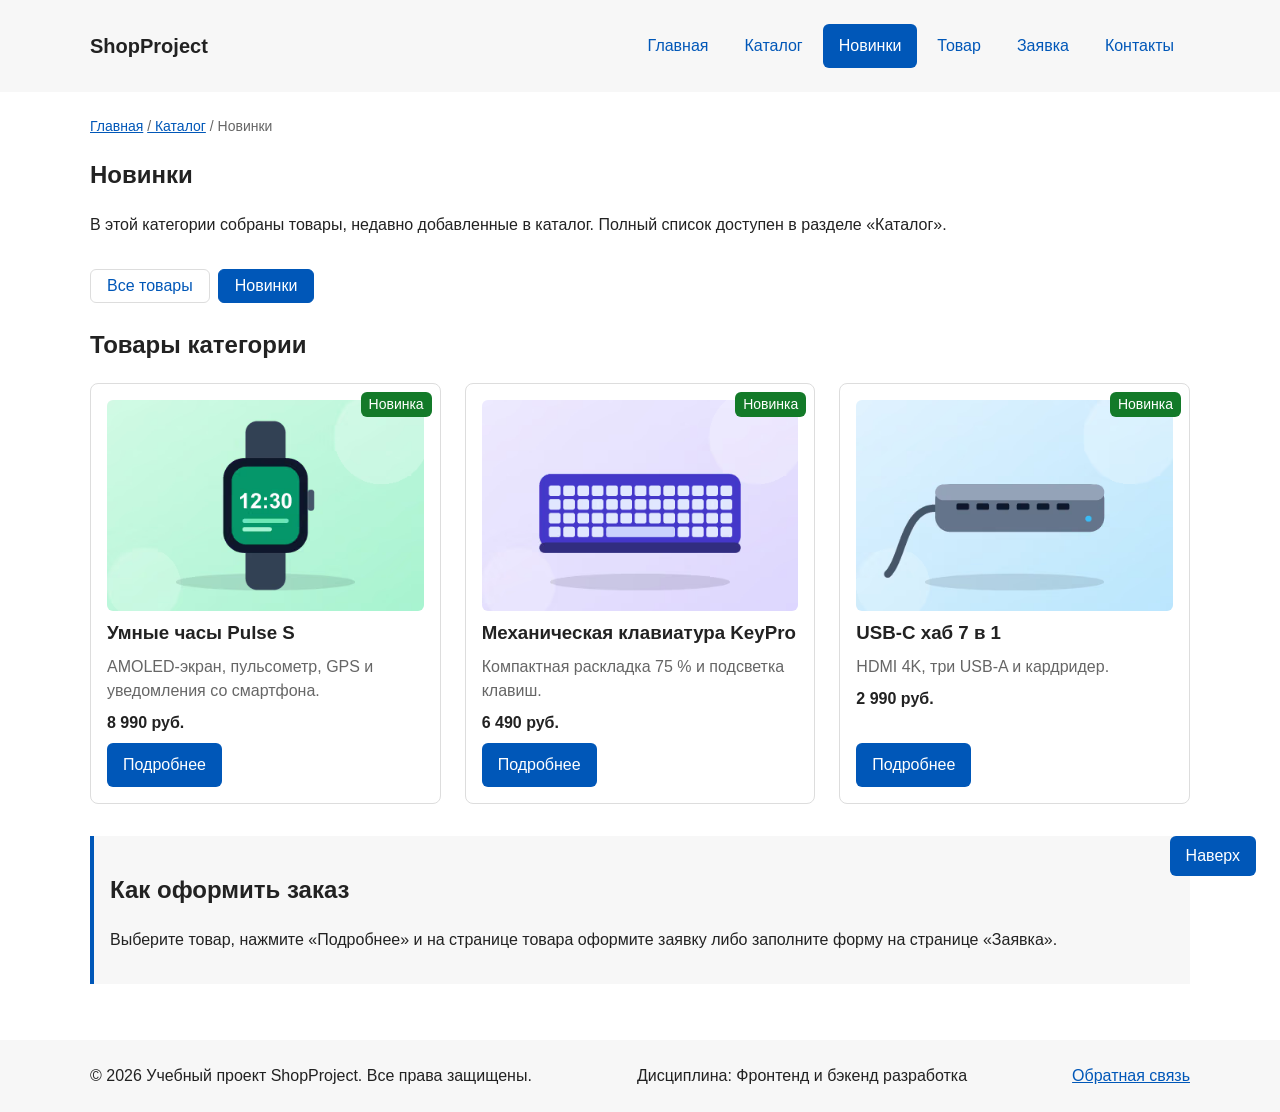
<file: category.html>
<!DOCTYPE html>
<html lang="ru">
<head>
  <meta charset="UTF-8">
  <meta property="og:type" content="website">
  <meta property="og:title" content="Учебный интернет-магазин">
  <meta property="og:description" content="Адаптивный учебный интернет-магазин: Mobile First, responsive images, доступность.">
  <meta property="og:image" content="https://gothplug.github.io/kr3-responsive-shop/images/og-preview.jpg">
  <meta name="viewport" content="width=device-width, initial-scale=1.0">
  <meta name="description" content="Категория «Новинки» учебного интернет-магазина.">
  <title>Новинки — Учебный интернет-магазин</title>
  <link rel="icon" href="images/favicon.svg" type="image/svg+xml">
  <script>document.documentElement.classList.add("js");</script>
  <link rel="stylesheet" href="css/style.css">
  <link rel="stylesheet" href="css/responsive.css">
  <script src="js/main.js" defer></script>
</head>
<body>
  <a class="skip-link" href="#main">Перейти к основному содержимому</a>

  <header id="top">
    <div class="site-header">
      <a class="site-logo" href="index.html">ShopProject</a>

      <button
        class="menu-toggle"
        type="button"
        aria-expanded="false"
        aria-controls="site-nav"
      >
        <span class="menu-toggle__icon" aria-hidden="true"></span>
        <span class="menu-toggle__text">Меню</span>
      </button>

      <nav class="site-nav" id="site-nav" aria-label="Основная навигация">
        <ul class="site-nav__list">
          <li class="site-nav__item"><a class="site-nav__link" href="index.html">Главная</a></li>
          <li class="site-nav__item"><a class="site-nav__link" href="catalog.html">Каталог</a></li>
          <li class="site-nav__item"><a class="site-nav__link site-nav__link--active" href="category.html" aria-current="page">Новинки</a></li>
          <li class="site-nav__item"><a class="site-nav__link" href="product.html">Товар</a></li>
          <li class="site-nav__item"><a class="site-nav__link" href="order.html">Заявка</a></li>
          <li class="site-nav__item"><a class="site-nav__link" href="contacts.html">Контакты</a></li>
        </ul>
      </nav>
    </div>
  </header>

  <main id="main" tabindex="-1">
    <nav class="breadcrumbs" aria-label="Хлебные крошки">
      <a class="breadcrumbs__link" href="index.html">Главная</a>
      <a class="breadcrumbs__link" href="catalog.html">Каталог</a>
      <span class="breadcrumbs__current" aria-current="page">Новинки</span>
    </nav>

    <section class="section">
      <h1>Новинки</h1>
      <p>
        В этой категории собраны товары, недавно добавленные в каталог.
        Полный список доступен в разделе «Каталог».
      </p>
    </section>

    <nav class="catalog-categories" aria-label="Категории товаров">
      <ul class="catalog-categories__list">
        <li class="catalog-categories__item">
          <a class="catalog-categories__link" href="catalog.html">Все товары</a>
        </li>
        <li class="catalog-categories__item">
          <a class="catalog-categories__link catalog-categories__link--active" href="category.html" aria-current="page">Новинки</a>
        </li>
      </ul>
    </nav>

    <section class="section">
      <h2>Товары категории</h2>

      <div class="products-grid">
        <article class="product-card">
          <picture>
            <source type="image/avif" srcset="images/products/product-2-400.avif 400w, images/products/product-2-800.avif 800w, images/products/product-2-1200.avif 1200w" sizes="(min-width: 1440px) 400px, (min-width: 1024px) 340px, (min-width: 600px) 50vw, 100vw">
            <source type="image/webp" srcset="images/products/product-2-400.webp 400w, images/products/product-2-800.webp 800w, images/products/product-2-1200.webp 1200w" sizes="(min-width: 1440px) 400px, (min-width: 1024px) 340px, (min-width: 600px) 50vw, 100vw">
            <img class="product-card__image" src="images/products/product-2-800.jpg"
                 srcset="images/products/product-2-400.jpg 400w, images/products/product-2-800.jpg 800w, images/products/product-2-1200.jpg 1200w"
                 sizes="(min-width: 1440px) 400px, (min-width: 1024px) 340px, (min-width: 600px) 50vw, 100vw"
                 alt="Умные часы Pulse S с зелёным экраном" width="800" height="533" loading="lazy">
          </picture>
          <span class="product-card__badge product-card__badge--new">Новинка</span>
          <h3 class="product-card__title">Умные часы Pulse S</h3>
          <p class="product-card__description">AMOLED-экран, пульсометр, GPS и уведомления со смартфона.</p>
          <p class="product-card__price">8 990 руб.</p>
          <a class="button button--primary product-card__button" href="product.html">Подробнее<span class="visually-hidden"> о товаре «Умные часы Pulse S»</span></a>
        </article>

        <article class="product-card">
          <picture>
            <source type="image/avif" srcset="images/products/product-5-400.avif 400w, images/products/product-5-800.avif 800w, images/products/product-5-1200.avif 1200w" sizes="(min-width: 1440px) 400px, (min-width: 1024px) 340px, (min-width: 600px) 50vw, 100vw">
            <source type="image/webp" srcset="images/products/product-5-400.webp 400w, images/products/product-5-800.webp 800w, images/products/product-5-1200.webp 1200w" sizes="(min-width: 1440px) 400px, (min-width: 1024px) 340px, (min-width: 600px) 50vw, 100vw">
            <img class="product-card__image" src="images/products/product-5-800.jpg"
                 srcset="images/products/product-5-400.jpg 400w, images/products/product-5-800.jpg 800w, images/products/product-5-1200.jpg 1200w"
                 sizes="(min-width: 1440px) 400px, (min-width: 1024px) 340px, (min-width: 600px) 50vw, 100vw"
                 alt="Фиолетовая механическая клавиатура KeyPro" width="800" height="533" loading="lazy">
          </picture>
          <span class="product-card__badge product-card__badge--new">Новинка</span>
          <h3 class="product-card__title">Механическая клавиатура KeyPro</h3>
          <p class="product-card__description">Компактная раскладка 75 % и подсветка клавиш.</p>
          <p class="product-card__price">6 490 руб.</p>
          <a class="button button--primary product-card__button" href="product.html">Подробнее<span class="visually-hidden"> о товаре «Механическая клавиатура KeyPro»</span></a>
        </article>

        <article class="product-card">
          <picture>
            <source type="image/avif" srcset="images/products/product-8-400.avif 400w, images/products/product-8-800.avif 800w, images/products/product-8-1200.avif 1200w" sizes="(min-width: 1440px) 400px, (min-width: 1024px) 340px, (min-width: 600px) 50vw, 100vw">
            <source type="image/webp" srcset="images/products/product-8-400.webp 400w, images/products/product-8-800.webp 800w, images/products/product-8-1200.webp 1200w" sizes="(min-width: 1440px) 400px, (min-width: 1024px) 340px, (min-width: 600px) 50vw, 100vw">
            <img class="product-card__image" src="images/products/product-8-800.jpg"
                 srcset="images/products/product-8-400.jpg 400w, images/products/product-8-800.jpg 800w, images/products/product-8-1200.jpg 1200w"
                 sizes="(min-width: 1440px) 400px, (min-width: 1024px) 340px, (min-width: 600px) 50vw, 100vw"
                 alt="Серый USB-C хаб с семью разъёмами" width="800" height="533" loading="lazy">
          </picture>
          <span class="product-card__badge product-card__badge--new">Новинка</span>
          <h3 class="product-card__title">USB-C хаб 7 в 1</h3>
          <p class="product-card__description">HDMI 4K, три USB-A и кардридер.</p>
          <p class="product-card__price">2 990 руб.</p>
          <a class="button button--primary product-card__button" href="product.html">Подробнее<span class="visually-hidden"> о товаре «USB-C хаб 7 в 1»</span></a>
        </article>
      </div>
    </section>

    <aside class="aside-info">
      <h2>Как оформить заказ</h2>
      <p>
        Выберите товар, нажмите «Подробнее» и на странице товара оформите заявку
        либо заполните форму на странице «Заявка».
      </p>
    </aside>
  </main>

  <footer class="site-footer">
    <div class="site-footer__inner">
      <p class="site-footer__text">&copy; 2026 Учебный проект ShopProject. Все права защищены.</p>
      <p class="site-footer__text">Дисциплина: Фронтенд и бэкенд разработка</p>
      <a class="site-footer__link" href="contacts.html#feedback">Обратная связь</a>
    </div>
  </footer>

  <a class="to-top" href="#top">Наверх</a>
</body>
</html>
</file>
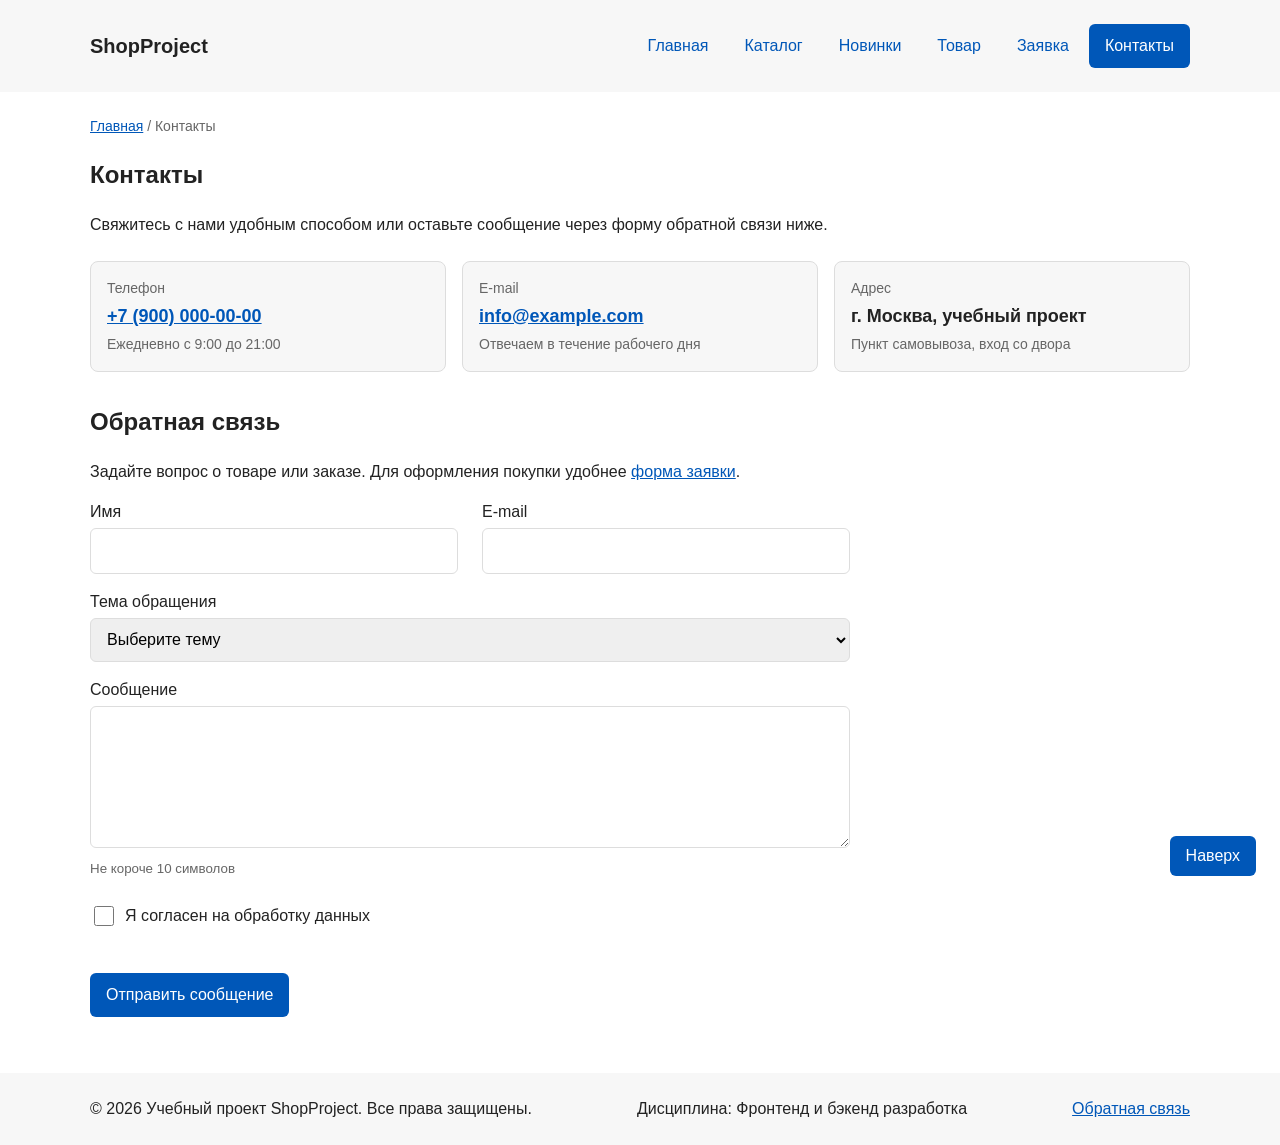
<file: contacts.html>
<!DOCTYPE html>
<html lang="ru">
<head>
  <meta charset="UTF-8">
  <meta property="og:type" content="website">
  <meta property="og:title" content="Учебный интернет-магазин">
  <meta property="og:description" content="Адаптивный учебный интернет-магазин: Mobile First, responsive images, доступность.">
  <meta property="og:image" content="https://gothplug.github.io/kr3-responsive-shop/images/og-preview.jpg">
  <meta name="viewport" content="width=device-width, initial-scale=1.0">
  <meta name="description" content="Контактная информация учебного интернет-магазина.">
  <title>Контакты — Учебный интернет-магазин</title>
  <link rel="icon" href="images/favicon.svg" type="image/svg+xml">
  <script>document.documentElement.classList.add("js");</script>
  <link rel="stylesheet" href="css/style.css">
  <link rel="stylesheet" href="css/responsive.css">
  <script src="js/main.js" defer></script>
</head>
<body>
  <a class="skip-link" href="#main">Перейти к основному содержимому</a>

  <header id="top">
    <div class="site-header">
      <a class="site-logo" href="index.html">ShopProject</a>

      <button
        class="menu-toggle"
        type="button"
        aria-expanded="false"
        aria-controls="site-nav"
      >
        <span class="menu-toggle__icon" aria-hidden="true"></span>
        <span class="menu-toggle__text">Меню</span>
      </button>

      <nav class="site-nav" id="site-nav" aria-label="Основная навигация">
        <ul class="site-nav__list">
          <li class="site-nav__item"><a class="site-nav__link" href="index.html">Главная</a></li>
          <li class="site-nav__item"><a class="site-nav__link" href="catalog.html">Каталог</a></li>
          <li class="site-nav__item"><a class="site-nav__link" href="category.html">Новинки</a></li>
          <li class="site-nav__item"><a class="site-nav__link" href="product.html">Товар</a></li>
          <li class="site-nav__item"><a class="site-nav__link" href="order.html">Заявка</a></li>
          <li class="site-nav__item"><a class="site-nav__link site-nav__link--active" href="contacts.html" aria-current="page">Контакты</a></li>
        </ul>
      </nav>
    </div>
  </header>

  <main id="main" tabindex="-1">
    <nav class="breadcrumbs" aria-label="Хлебные крошки">
      <a class="breadcrumbs__link" href="index.html">Главная</a>
      <span class="breadcrumbs__current" aria-current="page">Контакты</span>
    </nav>

    <section class="section">
      <h1>Контакты</h1>
      <p>
        Свяжитесь с нами удобным способом или оставьте сообщение
        через форму обратной связи ниже.
      </p>

      <ul class="contacts-list">
        <li class="contacts-list__item">
          <span class="contacts-list__label">Телефон</span>
          <a class="contacts-list__value" href="tel:+79000000000">+7 (900) 000-00-00</a>
          <span class="contacts-list__note">Ежедневно с 9:00 до 21:00</span>
        </li>
        <li class="contacts-list__item">
          <span class="contacts-list__label">E-mail</span>
          <a class="contacts-list__value" href="mailto:info@example.com">info@example.com</a>
          <span class="contacts-list__note">Отвечаем в течение рабочего дня</span>
        </li>
        <li class="contacts-list__item">
          <span class="contacts-list__label">Адрес</span>
          <span class="contacts-list__value">г. Москва, учебный проект</span>
          <span class="contacts-list__note">Пункт самовывоза, вход со двора</span>
        </li>
      </ul>
    </section>

    <section class="section" id="feedback">
      <h2>Обратная связь</h2>
      <p>
        Задайте вопрос о товаре или заказе. Для оформления покупки удобнее
        <a href="order.html">форма заявки</a>.
      </p>

      <form class="order-form order-form--page" id="feedback-form" action="#" method="post" novalidate data-validate data-success="feedback-success">
        <div class="order-form__field">
          <label class="order-form__label" for="feedback-name">Имя</label>
          <input
            class="order-form__input"
            id="feedback-name"
            name="name"
            type="text"
            minlength="2"
            autocomplete="name"
            required
          >
        </div>

        <div class="order-form__field">
          <label class="order-form__label" for="feedback-email">E-mail</label>
          <input
            class="order-form__input"
            id="feedback-email"
            name="email"
            type="email"
            autocomplete="email"
            required
          >
        </div>

        <div class="order-form__field order-form__field--full">
          <label class="order-form__label" for="feedback-topic">Тема обращения</label>
          <select class="order-form__input" id="feedback-topic" name="topic" required>
            <option value="">Выберите тему</option>
            <option value="product">Вопрос о товаре</option>
            <option value="order">Вопрос по заявке</option>
            <option value="return">Возврат и гарантия</option>
          </select>
        </div>

        <div class="order-form__field order-form__field--full">
          <label class="order-form__label" for="feedback-message">Сообщение</label>
          <textarea
            class="order-form__input"
            id="feedback-message"
            name="message"
            rows="5"
            minlength="10"
            aria-describedby="feedback-message-hint"
            required
          ></textarea>
          <small class="order-form__hint" id="feedback-message-hint">Не короче 10 символов</small>
        </div>

        <div class="order-form__field order-form__field--checkbox order-form__field--full">
          <label class="order-form__label order-form__label--checkbox">
            <input
              class="order-form__checkbox"
              id="feedback-agreement"
              name="agreement"
              type="checkbox"
              required
            >
            Я согласен на обработку данных
          </label>
        </div>

        <div class="order-form__actions order-form__field--full">
          <button class="button button--primary" type="submit">Отправить сообщение</button>
        </div>
      </form>

      <p class="success-message" id="feedback-success" role="status" hidden>
        Сообщение отправлено! Ответ придёт на указанный e-mail.
      </p>
    </section>
  </main>

  <footer class="site-footer">
    <div class="site-footer__inner">
      <p class="site-footer__text">&copy; 2026 Учебный проект ShopProject. Все права защищены.</p>
      <p class="site-footer__text">Дисциплина: Фронтенд и бэкенд разработка</p>
      <a class="site-footer__link" href="contacts.html#feedback">Обратная связь</a>
    </div>
  </footer>

  <a class="to-top" href="#top">Наверх</a>
</body>
</html>
</file>
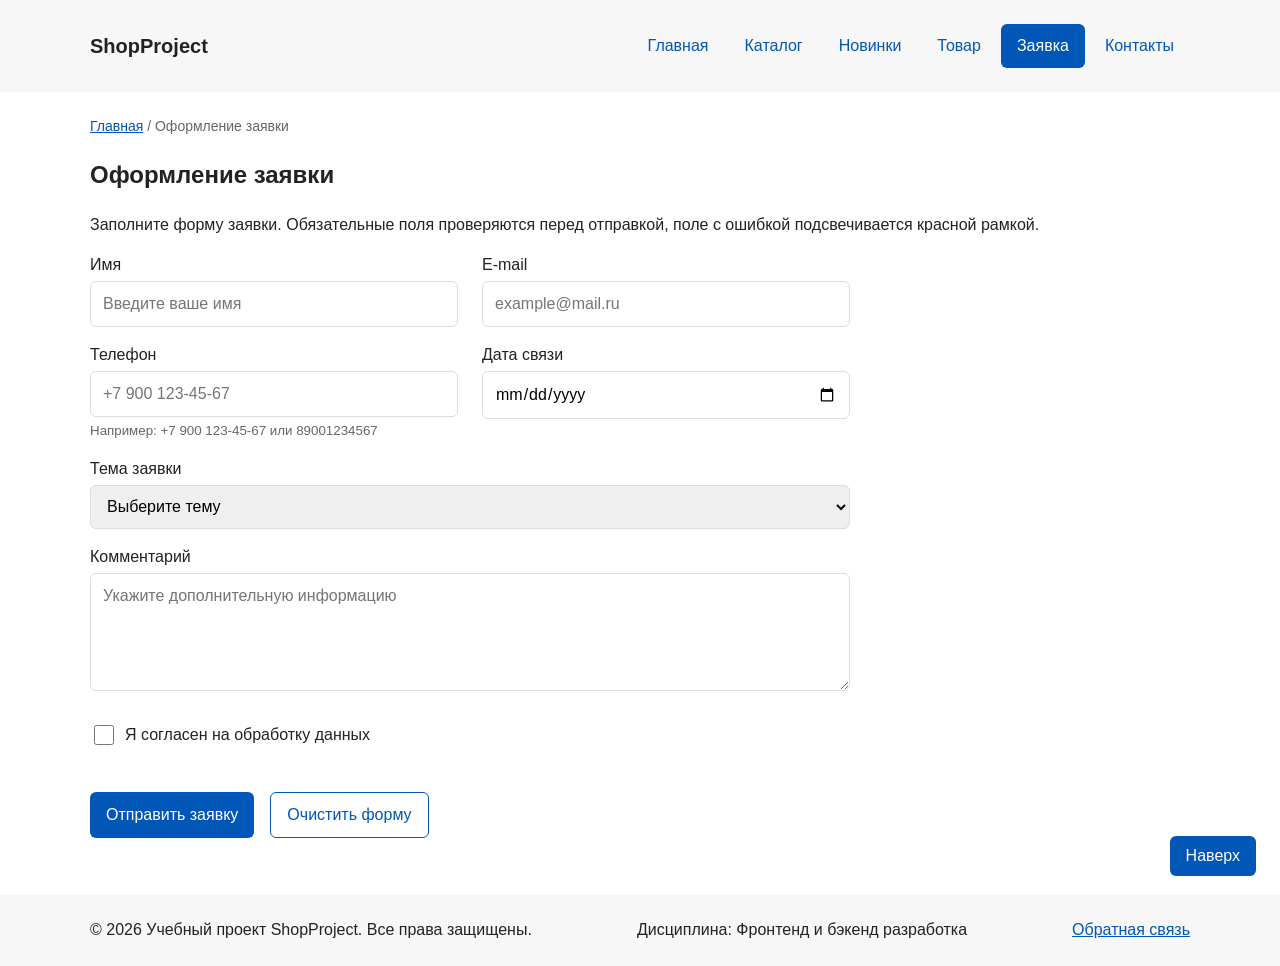
<file: order.html>
<!DOCTYPE html>
<html lang="ru">
<head>
  <meta charset="UTF-8">
  <meta property="og:type" content="website">
  <meta property="og:title" content="Учебный интернет-магазин">
  <meta property="og:description" content="Адаптивный учебный интернет-магазин: Mobile First, responsive images, доступность.">
  <meta property="og:image" content="https://gothplug.github.io/kr3-responsive-shop/images/og-preview.jpg">
  <meta name="viewport" content="width=device-width, initial-scale=1.0">
  <meta name="description" content="Форма оформления заявки учебного интернет-магазина.">
  <title>Оформление заявки — Учебный интернет-магазин</title>
  <link rel="icon" href="images/favicon.svg" type="image/svg+xml">
  <script>document.documentElement.classList.add("js");</script>
  <link rel="stylesheet" href="css/style.css">
  <link rel="stylesheet" href="css/responsive.css">
  <script src="js/main.js" defer></script>
</head>
<body>
  <a class="skip-link" href="#main">Перейти к основному содержимому</a>

  <header id="top">
    <div class="site-header">
      <a class="site-logo" href="index.html">ShopProject</a>

      <button
        class="menu-toggle"
        type="button"
        aria-expanded="false"
        aria-controls="site-nav"
      >
        <span class="menu-toggle__icon" aria-hidden="true"></span>
        <span class="menu-toggle__text">Меню</span>
      </button>

      <nav class="site-nav" id="site-nav" aria-label="Основная навигация">
        <ul class="site-nav__list">
          <li class="site-nav__item"><a class="site-nav__link" href="index.html">Главная</a></li>
          <li class="site-nav__item"><a class="site-nav__link" href="catalog.html">Каталог</a></li>
          <li class="site-nav__item"><a class="site-nav__link" href="category.html">Новинки</a></li>
          <li class="site-nav__item"><a class="site-nav__link" href="product.html">Товар</a></li>
          <li class="site-nav__item"><a class="site-nav__link site-nav__link--active" href="order.html" aria-current="page">Заявка</a></li>
          <li class="site-nav__item"><a class="site-nav__link" href="contacts.html">Контакты</a></li>
        </ul>
      </nav>
    </div>
  </header>

  <main id="main" tabindex="-1">
    <nav class="breadcrumbs" aria-label="Хлебные крошки">
      <a class="breadcrumbs__link" href="index.html">Главная</a>
      <span class="breadcrumbs__current" aria-current="page">Оформление заявки</span>
    </nav>

    <section class="section">
      <h1>Оформление заявки</h1>
      <p>
        Заполните форму заявки. Обязательные поля проверяются перед отправкой,
        поле с ошибкой подсвечивается красной рамкой.
      </p>

      <form class="order-form order-form--page" id="order-form" action="#" method="post" novalidate data-validate data-success="order-page-success">
        <div class="order-form__field">
          <label class="order-form__label" for="order-name">Имя</label>
          <input
            class="order-form__input"
            id="order-name"
            name="name"
            type="text"
            placeholder="Введите ваше имя"
            minlength="2"
            autocomplete="given-name"
            required
          >
        </div>

        <div class="order-form__field">
          <label class="order-form__label" for="order-email">E-mail</label>
          <input
            class="order-form__input"
            id="order-email"
            name="email"
            type="email"
            placeholder="example@mail.ru"
            autocomplete="email"
            required
          >
        </div>

        <div class="order-form__field">
          <label class="order-form__label" for="order-phone">Телефон</label>
          <input
            class="order-form__input"
            id="order-phone"
            name="phone"
            type="tel"
            inputmode="tel"
            autocomplete="tel"
            placeholder="+7 900 123-45-67"
            pattern="(\+7|8)[\s\(\-]*\d{3}[\s\)\-]*\d{3}[\s\-]*\d{2}[\s\-]*\d{2}"
            aria-describedby="order-phone-hint"
            required
          >
          <small class="order-form__hint" id="order-phone-hint">Например: +7 900 123-45-67 или 89001234567</small>
        </div>

        <div class="order-form__field">
          <label class="order-form__label" for="order-date">Дата связи</label>
          <input
            class="order-form__input"
            id="order-date"
            name="date"
            type="date"
          >
        </div>

        <div class="order-form__field order-form__field--full">
          <label class="order-form__label" for="order-topic">Тема заявки</label>
          <select
            class="order-form__input"
            id="order-topic"
            name="topic"
            required
          >
            <option value="">Выберите тему</option>
            <option value="product">Заказ товара</option>
            <option value="consultation">Консультация</option>
            <option value="delivery">Доставка</option>
          </select>
        </div>

        <div class="order-form__field order-form__field--full">
          <label class="order-form__label" for="order-comment">Комментарий</label>
          <textarea
            class="order-form__input"
            id="order-comment"
            name="comment"
            rows="4"
            placeholder="Укажите дополнительную информацию"
          ></textarea>
        </div>

        <div class="order-form__field order-form__field--checkbox order-form__field--full">
          <label class="order-form__label order-form__label--checkbox">
            <input
              class="order-form__checkbox"
              id="order-agreement"
              name="agreement"
              type="checkbox"
              required
            >
            Я согласен на обработку данных
          </label>
        </div>

        <div class="order-form__actions order-form__field--full">
          <button class="button button--primary" type="submit">
            Отправить заявку
          </button>
          <button class="button button--secondary" type="reset">
            Очистить форму
          </button>
        </div>
      </form>

      <p class="success-message" id="order-page-success" role="status" hidden>
        Заявка отправлена! Мы свяжемся с вами в ближайшее время.
      </p>
    </section>
  </main>

  <footer class="site-footer">
    <div class="site-footer__inner">
      <p class="site-footer__text">&copy; 2026 Учебный проект ShopProject. Все права защищены.</p>
      <p class="site-footer__text">Дисциплина: Фронтенд и бэкенд разработка</p>
      <a class="site-footer__link" href="contacts.html#feedback">Обратная связь</a>
    </div>
  </footer>

  <a class="to-top" href="#top">Наверх</a>
</body>
</html>
</file>
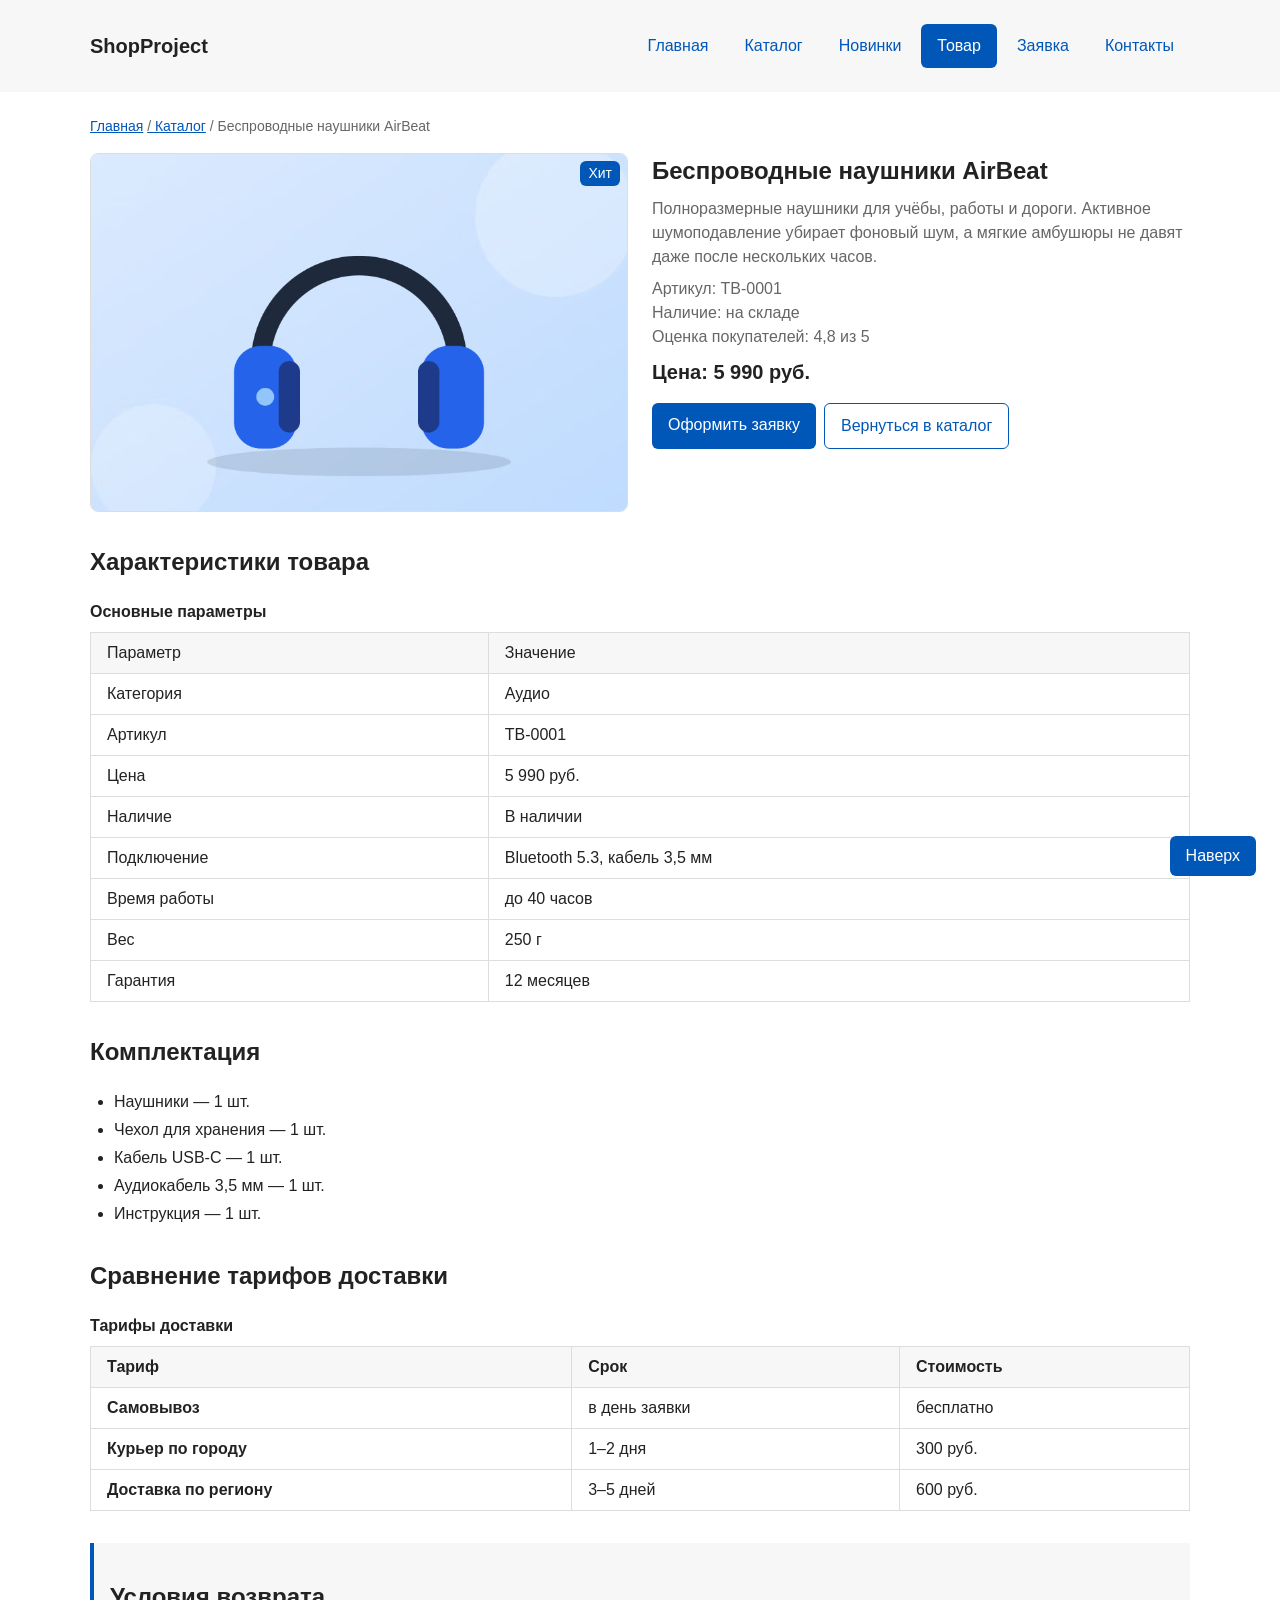
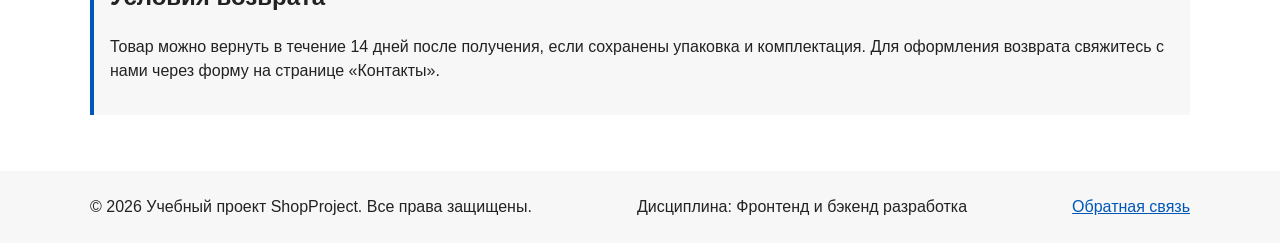
<file: product.html>
<!DOCTYPE html>
<html lang="ru">
<head>
  <meta charset="UTF-8">
  <meta property="og:type" content="website">
  <meta property="og:title" content="Учебный интернет-магазин">
  <meta property="og:description" content="Адаптивный учебный интернет-магазин: Mobile First, responsive images, доступность.">
  <meta property="og:image" content="https://gothplug.github.io/kr3-responsive-shop/images/og-preview.jpg">
  <meta name="viewport" content="width=device-width, initial-scale=1.0">
  <meta name="description" content="Карточка товара учебного интернет-магазина: изображение, описание, характеристики и цена.">
  <title>Беспроводные наушники AirBeat — Учебный интернет-магазин</title>
  <link rel="icon" href="images/favicon.svg" type="image/svg+xml">
  <script>document.documentElement.classList.add("js");</script>
  <link rel="stylesheet" href="css/style.css">
  <link rel="stylesheet" href="css/responsive.css">
  <script src="js/main.js" defer></script>
</head>
<body>
  <a class="skip-link" href="#main">Перейти к основному содержимому</a>

  <header id="top">
    <div class="site-header">
      <a class="site-logo" href="index.html">ShopProject</a>

      <button
        class="menu-toggle"
        type="button"
        aria-expanded="false"
        aria-controls="site-nav"
      >
        <span class="menu-toggle__icon" aria-hidden="true"></span>
        <span class="menu-toggle__text">Меню</span>
      </button>

      <nav class="site-nav" id="site-nav" aria-label="Основная навигация">
        <ul class="site-nav__list">
          <li class="site-nav__item"><a class="site-nav__link" href="index.html">Главная</a></li>
          <li class="site-nav__item"><a class="site-nav__link" href="catalog.html">Каталог</a></li>
          <li class="site-nav__item"><a class="site-nav__link" href="category.html">Новинки</a></li>
          <li class="site-nav__item"><a class="site-nav__link site-nav__link--active" href="product.html" aria-current="page">Товар</a></li>
          <li class="site-nav__item"><a class="site-nav__link" href="order.html">Заявка</a></li>
          <li class="site-nav__item"><a class="site-nav__link" href="contacts.html">Контакты</a></li>
        </ul>
      </nav>
    </div>
  </header>

  <main id="main" tabindex="-1">
    <nav class="breadcrumbs" aria-label="Хлебные крошки">
      <a class="breadcrumbs__link" href="index.html">Главная</a>
      <a class="breadcrumbs__link" href="catalog.html">Каталог</a>
      <span class="breadcrumbs__current" aria-current="page">Беспроводные наушники AirBeat</span>
    </nav>

    <article class="product-detail">
      <div class="product-detail__media">
        <picture>
          <source type="image/avif" srcset="images/products/product-1-400.avif 400w, images/products/product-1-800.avif 800w, images/products/product-1-1200.avif 1200w" sizes="(min-width: 1440px) 610px, (min-width: 768px) 50vw, 100vw">
          <source type="image/webp" srcset="images/products/product-1-400.webp 400w, images/products/product-1-800.webp 800w, images/products/product-1-1200.webp 1200w" sizes="(min-width: 1440px) 610px, (min-width: 768px) 50vw, 100vw">
          <img class="product-detail__image" src="images/products/product-1-800.jpg"
               srcset="images/products/product-1-400.jpg 400w, images/products/product-1-800.jpg 800w, images/products/product-1-1200.jpg 1200w"
               sizes="(min-width: 1440px) 610px, (min-width: 768px) 50vw, 100vw"
               alt="Синие полноразмерные наушники AirBeat с мягкими амбушюрами" width="800" height="533" fetchpriority="high">
        </picture>
        <span class="product-card__badge product-card__badge--hit">Хит</span>
      </div>

      <div class="product-detail__info">
        <h1 class="product-detail__title">Беспроводные наушники AirBeat</h1>
        <p class="product-detail__description">
          Полноразмерные наушники для учёбы, работы и дороги. Активное шумоподавление
          убирает фоновый шум, а мягкие амбушюры не давят даже после нескольких часов.
        </p>

        <ul class="product-detail__meta">
          <li class="product-detail__meta-item">Артикул: ТВ-0001</li>
          <li class="product-detail__meta-item">Наличие: на складе</li>
          <li class="product-detail__meta-item">Оценка покупателей: 4,8 из 5</li>
        </ul>

        <p class="product-detail__price">Цена: 5 990 руб.</p>

        <div class="product-detail__actions">
          <a class="button button--primary product-detail__button" href="order.html">
            Оформить заявку
          </a>
          <a class="button button--secondary product-detail__button" href="catalog.html">
            Вернуться в каталог
          </a>
        </div>
      </div>
    </article>

    <section class="section">
      <h2 id="specs-title">Характеристики товара</h2>

      <div class="table-wrapper" tabindex="0" role="region" aria-labelledby="specs-title">
        <table class="product-table product-table--specs" role="table">
          <caption>Основные параметры</caption>
          <thead role="rowgroup">
            <tr role="row">
              <th scope="col" role="columnheader">Параметр</th>
              <th scope="col" role="columnheader">Значение</th>
            </tr>
          </thead>
          <tbody role="rowgroup">
            <tr role="row">
              <th scope="row" role="rowheader">Категория</th>
              <td role="cell" data-label="Значение">Аудио</td>
            </tr>
            <tr role="row">
              <th scope="row" role="rowheader">Артикул</th>
              <td role="cell" data-label="Значение">ТВ-0001</td>
            </tr>
            <tr role="row">
              <th scope="row" role="rowheader">Цена</th>
              <td role="cell" data-label="Значение">5 990 руб.</td>
            </tr>
            <tr role="row">
              <th scope="row" role="rowheader">Наличие</th>
              <td role="cell" data-label="Значение">В наличии</td>
            </tr>
            <tr role="row">
              <th scope="row" role="rowheader">Подключение</th>
              <td role="cell" data-label="Значение">Bluetooth 5.3, кабель 3,5 мм</td>
            </tr>
            <tr role="row">
              <th scope="row" role="rowheader">Время работы</th>
              <td role="cell" data-label="Значение">до 40 часов</td>
            </tr>
            <tr role="row">
              <th scope="row" role="rowheader">Вес</th>
              <td role="cell" data-label="Значение">250 г</td>
            </tr>
            <tr role="row">
              <th scope="row" role="rowheader">Гарантия</th>
              <td role="cell" data-label="Значение">12 месяцев</td>
            </tr>
          </tbody>
        </table>
      </div>
    </section>

    <section class="section">
      <h2>Комплектация</h2>

      <ul class="product-detail__list">
        <li class="product-detail__list-item">Наушники — 1 шт.</li>
        <li class="product-detail__list-item">Чехол для хранения — 1 шт.</li>
        <li class="product-detail__list-item">Кабель USB-C — 1 шт.</li>
        <li class="product-detail__list-item">Аудиокабель 3,5 мм — 1 шт.</li>
        <li class="product-detail__list-item">Инструкция — 1 шт.</li>
      </ul>
    </section>

    <section class="section">
      <h2 id="delivery-title">Сравнение тарифов доставки</h2>

      <div class="table-wrapper" tabindex="0" role="region" aria-labelledby="delivery-title">
        <table class="product-table product-table--compare" role="table">
          <caption>Тарифы доставки</caption>
          <thead role="rowgroup">
            <tr role="row">
              <th scope="col" role="columnheader">Тариф</th>
              <th scope="col" role="columnheader">Срок</th>
              <th scope="col" role="columnheader">Стоимость</th>
            </tr>
          </thead>
          <tbody role="rowgroup">
            <tr role="row">
              <th scope="row" role="rowheader">Самовывоз</th>
              <td role="cell" data-label="Срок">в день заявки</td>
              <td role="cell" data-label="Стоимость">бесплатно</td>
            </tr>
            <tr role="row">
              <th scope="row" role="rowheader">Курьер по городу</th>
              <td role="cell" data-label="Срок">1–2 дня</td>
              <td role="cell" data-label="Стоимость">300 руб.</td>
            </tr>
            <tr role="row">
              <th scope="row" role="rowheader">Доставка по региону</th>
              <td role="cell" data-label="Срок">3–5 дней</td>
              <td role="cell" data-label="Стоимость">600 руб.</td>
            </tr>
          </tbody>
        </table>
      </div>
    </section>

    <aside class="aside-info">
      <h2>Условия возврата</h2>
      <p>
        Товар можно вернуть в течение 14 дней после получения, если сохранены
        упаковка и комплектация. Для оформления возврата свяжитесь с нами
        через форму на странице «Контакты».
      </p>
    </aside>
  </main>

  <footer class="site-footer">
    <div class="site-footer__inner">
      <p class="site-footer__text">&copy; 2026 Учебный проект ShopProject. Все права защищены.</p>
      <p class="site-footer__text">Дисциплина: Фронтенд и бэкенд разработка</p>
      <a class="site-footer__link" href="contacts.html#feedback">Обратная связь</a>
    </div>
  </footer>

  <a class="to-top" href="#top">Наверх</a>
</body>
</html>
</file>
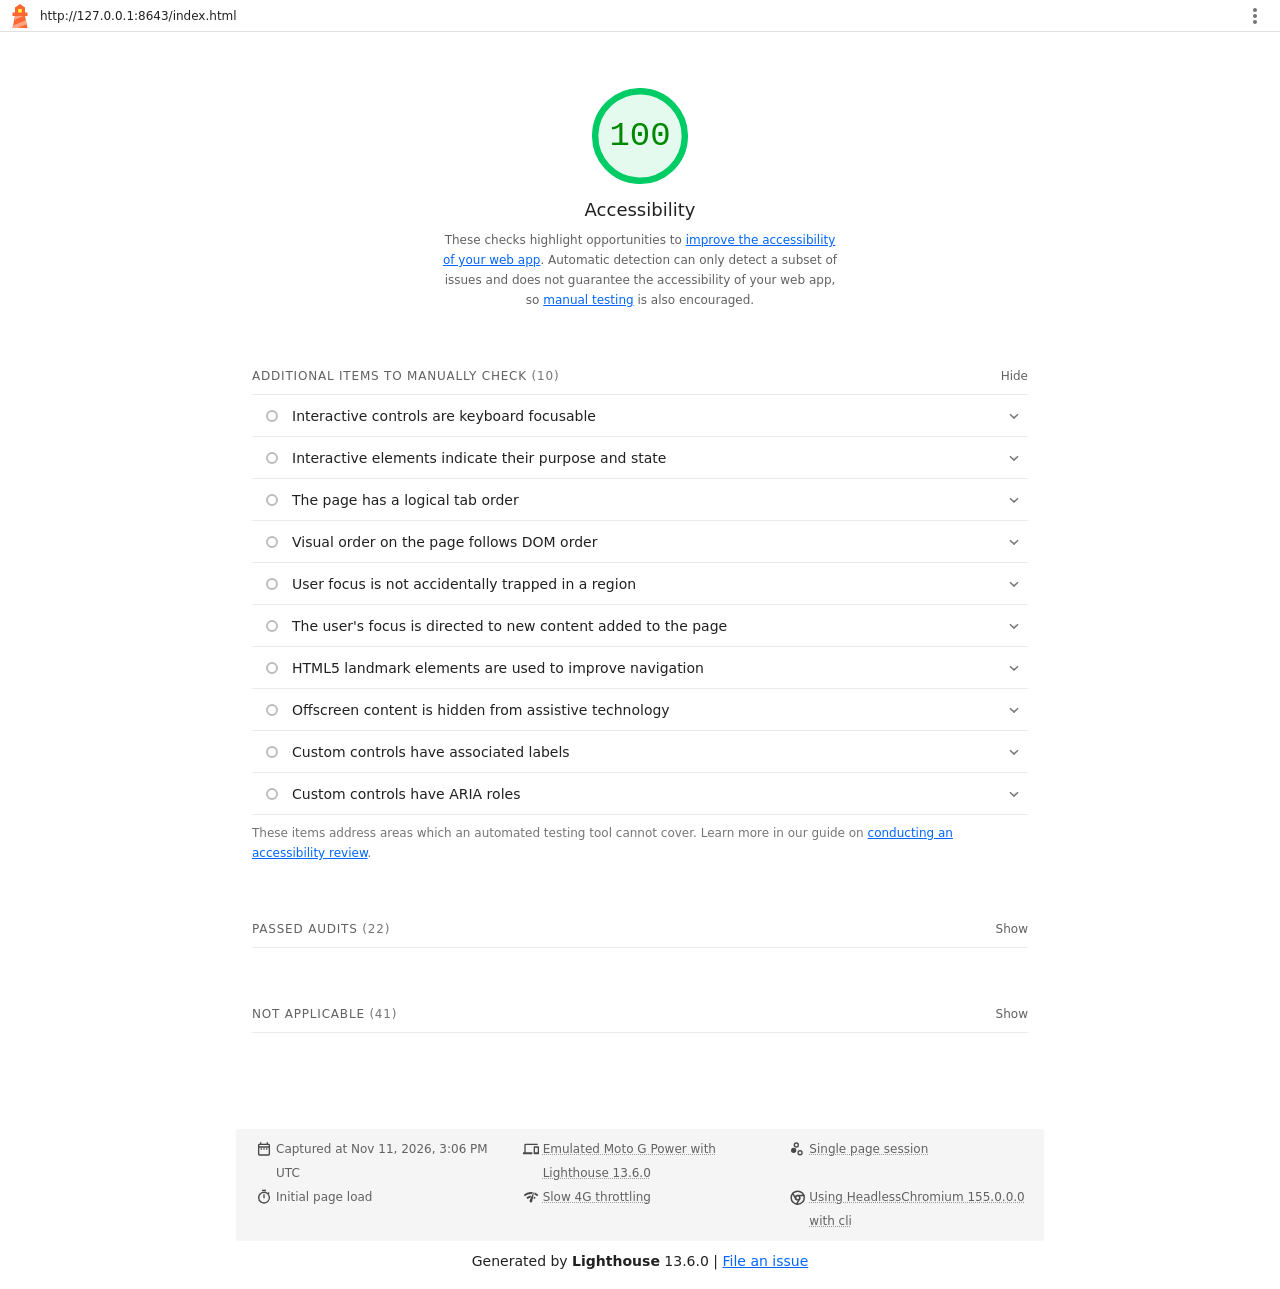
<file: lighthouse/accessibility-report.html>
<!--
@license
Copyright 2018 Google LLC
SPDX-License-Identifier: Apache-2.0
-->
<!doctype html>
<html lang="en">
<head>
  <meta charset="utf-8">
  <meta name="viewport" content="width=device-width, initial-scale=1, minimum-scale=1">
  <link rel="icon" href='data:image/svg+xml;utf8,<svg fill="none" xmlns="http://www.w3.org/2000/svg" viewBox="0 0 48 48"><path d="m14 7 10-7 10 7v10h5v7h-5l5 24H9l5-24H9v-7h5V7Z" fill="%23F63"/><path d="M31.561 24H14l-1.689 8.105L31.561 24ZM18.983 48H9l1.022-4.907L35.723 32.27l1.663 7.98L18.983 48Z" fill="%23FFA385"/><path fill="%23FF3" d="M20.5 10h7v7h-7z"/></svg>'>
  <title>Lighthouse Report</title>
  <style>body {margin: 0}</style>
</head>
<body>
  <noscript>Lighthouse report requires JavaScript. Please enable.</noscript>

  <div id="lh-log"></div>

  <script>window.__LIGHTHOUSE_JSON__ = {"lighthouseVersion":"13.6.0","requestedUrl":"http://127.0.0.1:8643/index.html","mainDocumentUrl":"http://127.0.0.1:8643/index.html","finalDisplayedUrl":"http://127.0.0.1:8643/index.html","finalUrl":"http://127.0.0.1:8643/index.html","fetchTime":"2026-11-11T15:06:14.803Z","gatherMode":"navigation","runWarnings":[],"userAgent":"Mozilla/5.0 (Macintosh; Intel Mac OS X 10_15_7) AppleWebKit/537.36 (KHTML, like Gecko) HeadlessChrome/155.0.0.0 Safari/537.36","environment":{"networkUserAgent":"Mozilla/5.0 (Linux; Android 11; moto g power (2022)) AppleWebKit/537.36 (KHTML, like Gecko) Chrome/155.0.0.0 Mobile Safari/537.36","hostUserAgent":"Mozilla/5.0 (Macintosh; Intel Mac OS X 10_15_7) AppleWebKit/537.36 (KHTML, like Gecko) HeadlessChrome/155.0.0.0 Safari/537.36","benchmarkIndex":2971.5,"credits":{"axe-core":"4.14.0"}},"audits":{"accesskeys":{"id":"accesskeys","title":"`[accesskey]` values are unique","description":"Access keys let users quickly focus a part of the page. For proper navigation, each access key must be unique. [Learn more about access keys](https://dequeuniversity.com/rules/axe/4.14/accesskeys).","score":null,"scoreDisplayMode":"notApplicable"},"aria-allowed-attr":{"id":"aria-allowed-attr","title":"`[aria-*]` attributes match their roles","description":"Each ARIA `role` supports a specific subset of `aria-*` attributes. Mismatching these invalidates the `aria-*` attributes. [Learn how to match ARIA attributes to their roles](https://dequeuniversity.com/rules/axe/4.14/aria-allowed-attr).","score":1,"scoreDisplayMode":"binary","details":{"type":"table","headings":[{"key":"node","valueType":"node","subItemsHeading":{"key":"relatedNode","valueType":"node"},"label":"Failing Elements"}],"items":[]}},"aria-allowed-role":{"id":"aria-allowed-role","title":"Uses ARIA roles only on compatible elements","description":"Many HTML elements can only be assigned certain ARIA roles. Using ARIA roles where they are not allowed can interfere with the accessibility of the web page. [Learn more about ARIA roles](https://dequeuniversity.com/rules/axe/4.14/aria-allowed-role).","score":null,"scoreDisplayMode":"notApplicable"},"aria-command-name":{"id":"aria-command-name","title":"`button`, `link`, and `menuitem` elements have accessible names","description":"When an element doesn't have an accessible name, screen readers announce it with a generic name, making it unusable for users who rely on screen readers. [Learn how to make command elements more accessible](https://dequeuniversity.com/rules/axe/4.14/aria-command-name).","score":null,"scoreDisplayMode":"notApplicable"},"aria-conditional-attr":{"id":"aria-conditional-attr","title":"ARIA attributes are used as specified for the element's role","description":"Some ARIA attributes are only allowed on an element under certain conditions. [Learn more about conditional ARIA attributes](https://dequeuniversity.com/rules/axe/4.14/aria-conditional-attr).","score":1,"scoreDisplayMode":"binary","details":{"type":"table","headings":[{"key":"node","valueType":"node","subItemsHeading":{"key":"relatedNode","valueType":"node"},"label":"Failing Elements"}],"items":[]}},"aria-deprecated-role":{"id":"aria-deprecated-role","title":"Deprecated ARIA roles were not used","description":"Deprecated ARIA roles may not be processed correctly by assistive technology. [Learn more about deprecated ARIA roles](https://dequeuniversity.com/rules/axe/4.14/aria-deprecated-role).","score":null,"scoreDisplayMode":"notApplicable"},"aria-dialog-name":{"id":"aria-dialog-name","title":"Elements with `role=\"dialog\"` or `role=\"alertdialog\"` have accessible names.","description":"ARIA dialog elements without accessible names may prevent screen readers users from discerning the purpose of these elements. [Learn how to make ARIA dialog elements more accessible](https://dequeuniversity.com/rules/axe/4.14/aria-dialog-name).","score":null,"scoreDisplayMode":"notApplicable"},"aria-hidden-body":{"id":"aria-hidden-body","title":"`[aria-hidden=\"true\"]` is not present on the document `\u003cbody>`","description":"Assistive technologies, like screen readers, work inconsistently when `aria-hidden=\"true\"` is set on the document `\u003cbody>`. [Learn how `aria-hidden` affects the document body](https://dequeuniversity.com/rules/axe/4.14/aria-hidden-body).","score":1,"scoreDisplayMode":"binary","details":{"type":"table","headings":[{"key":"node","valueType":"node","subItemsHeading":{"key":"relatedNode","valueType":"node"},"label":"Failing Elements"}],"items":[]}},"aria-hidden-focus":{"id":"aria-hidden-focus","title":"`[aria-hidden=\"true\"]` elements do not contain focusable descendents","description":"Focusable descendents within an `[aria-hidden=\"true\"]` element prevent those interactive elements from being available to users of assistive technologies like screen readers. [Learn how `aria-hidden` affects focusable elements](https://dequeuniversity.com/rules/axe/4.14/aria-hidden-focus).","score":1,"scoreDisplayMode":"binary","details":{"type":"table","headings":[{"key":"node","valueType":"node","subItemsHeading":{"key":"relatedNode","valueType":"node"},"label":"Failing Elements"}],"items":[]}},"aria-input-field-name":{"id":"aria-input-field-name","title":"ARIA input fields have accessible names","description":"When an input field doesn't have an accessible name, screen readers announce it with a generic name, making it unusable for users who rely on screen readers. [Learn more about input field labels](https://dequeuniversity.com/rules/axe/4.14/aria-input-field-name).","score":null,"scoreDisplayMode":"notApplicable"},"aria-meter-name":{"id":"aria-meter-name","title":"ARIA `meter` elements have accessible names","description":"When a meter element doesn't have an accessible name, screen readers announce it with a generic name, making it unusable for users who rely on screen readers. [Learn how to name `meter` elements](https://dequeuniversity.com/rules/axe/4.14/aria-meter-name).","score":null,"scoreDisplayMode":"notApplicable"},"aria-progressbar-name":{"id":"aria-progressbar-name","title":"ARIA `progressbar` elements have accessible names","description":"When a `progressbar` element doesn't have an accessible name, screen readers announce it with a generic name, making it unusable for users who rely on screen readers. [Learn how to label `progressbar` elements](https://dequeuniversity.com/rules/axe/4.14/aria-progressbar-name).","score":null,"scoreDisplayMode":"notApplicable"},"aria-prohibited-attr":{"id":"aria-prohibited-attr","title":"Elements use only permitted ARIA attributes","description":"Using ARIA attributes in roles where they are prohibited can mean that important information is not communicated to users of assistive technologies. [Learn more about prohibited ARIA roles](https://dequeuniversity.com/rules/axe/4.14/aria-prohibited-attr).","score":1,"scoreDisplayMode":"binary","details":{"type":"table","headings":[{"key":"node","valueType":"node","subItemsHeading":{"key":"relatedNode","valueType":"node"},"label":"Failing Elements"}],"items":[]}},"aria-required-attr":{"id":"aria-required-attr","title":"`[role]`s have all required `[aria-*]` attributes","description":"Some ARIA roles have required attributes that describe the state of the element to screen readers. [Learn more about roles and required attributes](https://dequeuniversity.com/rules/axe/4.14/aria-required-attr).","score":null,"scoreDisplayMode":"notApplicable"},"aria-required-children":{"id":"aria-required-children","title":"Elements with an ARIA `[role]` that require children to contain a specific `[role]` have all required children.","description":"Some ARIA parent roles must contain specific child roles to perform their intended accessibility functions. [Learn more about roles and required children elements](https://dequeuniversity.com/rules/axe/4.14/aria-required-children).","score":null,"scoreDisplayMode":"notApplicable"},"aria-required-parent":{"id":"aria-required-parent","title":"`[role]`s are contained by their required parent element","description":"Some ARIA child roles must be contained by specific parent roles to properly perform their intended accessibility functions. [Learn more about ARIA roles and required parent element](https://dequeuniversity.com/rules/axe/4.14/aria-required-parent).","score":null,"scoreDisplayMode":"notApplicable"},"aria-roles":{"id":"aria-roles","title":"`[role]` values are valid","description":"ARIA roles must have valid values in order to perform their intended accessibility functions. [Learn more about valid ARIA roles](https://dequeuniversity.com/rules/axe/4.14/aria-roles).","score":null,"scoreDisplayMode":"notApplicable"},"aria-text":{"id":"aria-text","title":"Elements with the `role=text` attribute do not have focusable descendents.","description":"Adding `role=text` around a text node split by markup enables VoiceOver to treat it as one phrase, but the element's focusable descendents will not be announced. [Learn more about the `role=text` attribute](https://dequeuniversity.com/rules/axe/4.14/aria-text).","score":null,"scoreDisplayMode":"notApplicable"},"aria-toggle-field-name":{"id":"aria-toggle-field-name","title":"ARIA toggle fields have accessible names","description":"When a toggle field doesn't have an accessible name, screen readers announce it with a generic name, making it unusable for users who rely on screen readers. [Learn more about toggle fields](https://dequeuniversity.com/rules/axe/4.14/aria-toggle-field-name).","score":null,"scoreDisplayMode":"notApplicable"},"aria-tooltip-name":{"id":"aria-tooltip-name","title":"ARIA `tooltip` elements have accessible names","description":"When a tooltip element doesn't have an accessible name, screen readers announce it with a generic name, making it unusable for users who rely on screen readers. [Learn how to name `tooltip` elements](https://dequeuniversity.com/rules/axe/4.14/aria-tooltip-name).","score":null,"scoreDisplayMode":"notApplicable"},"aria-treeitem-name":{"id":"aria-treeitem-name","title":"ARIA `treeitem` elements have accessible names","description":"When a `treeitem` element doesn't have an accessible name, screen readers announce it with a generic name, making it unusable for users who rely on screen readers. [Learn more about labeling `treeitem` elements](https://dequeuniversity.com/rules/axe/4.14/aria-treeitem-name).","score":null,"scoreDisplayMode":"notApplicable"},"aria-valid-attr-value":{"id":"aria-valid-attr-value","title":"`[aria-*]` attributes have valid values","description":"Assistive technologies, like screen readers, can't interpret ARIA attributes with invalid values. [Learn more about valid values for ARIA attributes](https://dequeuniversity.com/rules/axe/4.14/aria-valid-attr-value).","score":1,"scoreDisplayMode":"binary","details":{"type":"table","headings":[{"key":"node","valueType":"node","subItemsHeading":{"key":"relatedNode","valueType":"node"},"label":"Failing Elements"}],"items":[]}},"aria-valid-attr":{"id":"aria-valid-attr","title":"`[aria-*]` attributes are valid and not misspelled","description":"Assistive technologies, like screen readers, can't interpret ARIA attributes with invalid names. [Learn more about valid ARIA attributes](https://dequeuniversity.com/rules/axe/4.14/aria-valid-attr).","score":1,"scoreDisplayMode":"binary","details":{"type":"table","headings":[{"key":"node","valueType":"node","subItemsHeading":{"key":"relatedNode","valueType":"node"},"label":"Failing Elements"}],"items":[]}},"button-name":{"id":"button-name","title":"Buttons have an accessible name","description":"When a button doesn't have an accessible name, screen readers announce it as \"button\", making it unusable for users who rely on screen readers. [Learn how to make buttons more accessible](https://dequeuniversity.com/rules/axe/4.14/button-name).","score":1,"scoreDisplayMode":"binary","details":{"type":"table","headings":[{"key":"node","valueType":"node","subItemsHeading":{"key":"relatedNode","valueType":"node"},"label":"Failing Elements"}],"items":[]}},"bypass":{"id":"bypass","title":"The page contains a heading, skip link, or landmark region","description":"Adding ways to bypass repetitive content lets keyboard users navigate the page more efficiently. [Learn more about bypass blocks](https://dequeuniversity.com/rules/axe/4.14/bypass).","score":null,"scoreDisplayMode":"notApplicable"},"color-contrast":{"id":"color-contrast","title":"Background and foreground colors have a sufficient contrast ratio","description":"Low-contrast text is difficult or impossible for many users to read. [Learn how to provide sufficient color contrast](https://dequeuniversity.com/rules/axe/4.14/color-contrast).","score":1,"scoreDisplayMode":"binary","details":{"type":"table","headings":[{"key":"node","valueType":"node","subItemsHeading":{"key":"relatedNode","valueType":"node"},"label":"Failing Elements"}],"items":[]}},"definition-list":{"id":"definition-list","title":"`\u003cdl>`'s contain only properly-ordered `\u003cdt>` and `\u003cdd>` groups, `\u003cscript>`, `\u003ctemplate>` or `\u003cdiv>` elements.","description":"When definition lists are not properly marked up, screen readers may produce confusing or inaccurate output. [Learn how to structure definition lists correctly](https://dequeuniversity.com/rules/axe/4.14/definition-list).","score":null,"scoreDisplayMode":"notApplicable"},"dlitem":{"id":"dlitem","title":"Definition list items are wrapped in `\u003cdl>` elements","description":"Definition list items (`\u003cdt>` and `\u003cdd>`) must be wrapped in a parent `\u003cdl>` element to ensure that screen readers can properly announce them. [Learn how to structure definition lists correctly](https://dequeuniversity.com/rules/axe/4.14/dlitem).","score":null,"scoreDisplayMode":"notApplicable"},"document-title":{"id":"document-title","title":"Document has a `\u003ctitle>` element","description":"The title gives screen reader users an overview of the page, and search engine users rely on it heavily to determine if a page is relevant to their search. [Learn more about document titles](https://dequeuniversity.com/rules/axe/4.14/document-title).","score":1,"scoreDisplayMode":"binary","details":{"type":"table","headings":[{"key":"node","valueType":"node","subItemsHeading":{"key":"relatedNode","valueType":"node"},"label":"Failing Elements"}],"items":[]}},"duplicate-id-aria":{"id":"duplicate-id-aria","title":"ARIA IDs are unique","description":"The value of an ARIA ID must be unique to prevent other instances from being overlooked by assistive technologies. [Learn how to fix duplicate ARIA IDs](https://dequeuniversity.com/rules/axe/4.14/duplicate-id-aria).","score":null,"scoreDisplayMode":"notApplicable"},"empty-heading":{"id":"empty-heading","title":"All heading elements contain content.","description":"A heading with no content or inaccessible text prevent screen reader users from accessing information on the page's structure. [Learn more about headings](https://dequeuniversity.com/rules/axe/4.14/empty-heading).","score":null,"scoreDisplayMode":"notApplicable"},"form-field-multiple-labels":{"id":"form-field-multiple-labels","title":"No form fields have multiple labels","description":"Form fields with multiple labels can be confusingly announced by assistive technologies like screen readers which use either the first, the last, or all of the labels. [Learn how to use form labels](https://dequeuniversity.com/rules/axe/4.14/form-field-multiple-labels).","score":null,"scoreDisplayMode":"notApplicable"},"frame-title":{"id":"frame-title","title":"`\u003cframe>` or `\u003ciframe>` elements have a title","description":"Screen reader users rely on frame titles to describe the contents of frames. [Learn more about frame titles](https://dequeuniversity.com/rules/axe/4.14/frame-title).","score":null,"scoreDisplayMode":"notApplicable"},"heading-order":{"id":"heading-order","title":"Heading elements appear in a sequentially-descending order","description":"Properly ordered headings that do not skip levels convey the semantic structure of the page, making it easier to navigate and understand when using assistive technologies. [Learn more about heading order](https://dequeuniversity.com/rules/axe/4.14/heading-order).","score":1,"scoreDisplayMode":"binary","details":{"type":"table","headings":[{"key":"node","valueType":"node","subItemsHeading":{"key":"relatedNode","valueType":"node"},"label":"Failing Elements"}],"items":[]}},"html-has-lang":{"id":"html-has-lang","title":"`\u003chtml>` element has a `[lang]` attribute","description":"If a page doesn't specify a `lang` attribute, a screen reader assumes that the page is in the default language that the user chose when setting up the screen reader. If the page isn't actually in the default language, then the screen reader might not announce the page's text correctly. [Learn more about the `lang` attribute](https://dequeuniversity.com/rules/axe/4.14/html-has-lang).","score":1,"scoreDisplayMode":"binary","details":{"type":"table","headings":[{"key":"node","valueType":"node","subItemsHeading":{"key":"relatedNode","valueType":"node"},"label":"Failing Elements"}],"items":[]}},"html-lang-valid":{"id":"html-lang-valid","title":"`\u003chtml>` element has a valid value for its `[lang]` attribute","description":"Specifying a valid [BCP 47 language](https://www.w3.org/International/questions/qa-choosing-language-tags#question) helps screen readers announce text properly. [Learn how to use the `lang` attribute](https://dequeuniversity.com/rules/axe/4.14/html-lang-valid).","score":1,"scoreDisplayMode":"binary","details":{"type":"table","headings":[{"key":"node","valueType":"node","subItemsHeading":{"key":"relatedNode","valueType":"node"},"label":"Failing Elements"}],"items":[]}},"html-xml-lang-mismatch":{"id":"html-xml-lang-mismatch","title":"`\u003chtml>` element has an `[xml:lang]` attribute with the same base language as the `[lang]` attribute.","description":"If the webpage does not specify a consistent language, then the screen reader might not announce the page's text correctly. [Learn more about the `lang` attribute](https://dequeuniversity.com/rules/axe/4.14/html-xml-lang-mismatch).","score":null,"scoreDisplayMode":"notApplicable"},"identical-links-same-purpose":{"id":"identical-links-same-purpose","title":"Identical links have the same purpose.","description":"Links with the same destination should have the same description, to help users understand the link's purpose and decide whether to follow it. [Learn more about identical links](https://dequeuniversity.com/rules/axe/4.14/identical-links-same-purpose).","score":null,"scoreDisplayMode":"notApplicable"},"image-alt":{"id":"image-alt","title":"Image elements have `[alt]` attributes","description":"Informative elements should aim for short, descriptive alternate text. Decorative elements can be ignored with an empty alt attribute. [Learn more about the `alt` attribute](https://dequeuniversity.com/rules/axe/4.14/image-alt).","score":1,"scoreDisplayMode":"binary","details":{"type":"table","headings":[{"key":"node","valueType":"node","subItemsHeading":{"key":"relatedNode","valueType":"node"},"label":"Failing Elements"}],"items":[]}},"image-redundant-alt":{"id":"image-redundant-alt","title":"Image elements do not have `[alt]` attributes that are redundant text.","description":"Informative elements should aim for short, descriptive alternative text. Alternative text that is exactly the same as the text adjacent to the link or image is potentially confusing for screen reader users, because the text will be read twice. [Learn more about the `alt` attribute](https://dequeuniversity.com/rules/axe/4.14/image-redundant-alt).","score":null,"scoreDisplayMode":"notApplicable"},"input-button-name":{"id":"input-button-name","title":"Input buttons have discernible text.","description":"Adding discernable and accessible text to input buttons may help screen reader users understand the purpose of the input button. [Learn more about input buttons](https://dequeuniversity.com/rules/axe/4.14/input-button-name).","score":null,"scoreDisplayMode":"notApplicable"},"input-image-alt":{"id":"input-image-alt","title":"`\u003cinput type=\"image\">` elements have `[alt]` text","description":"When an image is being used as an `\u003cinput>` button, providing alternative text can help screen reader users understand the purpose of the button. [Learn about input image alt text](https://dequeuniversity.com/rules/axe/4.14/input-image-alt).","score":null,"scoreDisplayMode":"notApplicable"},"label-content-name-mismatch":{"id":"label-content-name-mismatch","title":"Elements with visible text labels have matching accessible names.","description":"Visible text labels that do not match the accessible name can result in a confusing experience for screen reader users. [Learn more about accessible names](https://dequeuniversity.com/rules/axe/4.14/label-content-name-mismatch).","score":null,"scoreDisplayMode":"notApplicable"},"label":{"id":"label","title":"Form elements have associated labels","description":"Labels ensure that form controls are announced properly by assistive technologies, like screen readers. [Learn more about form element labels](https://dequeuniversity.com/rules/axe/4.14/label).","score":null,"scoreDisplayMode":"notApplicable"},"landmark-one-main":{"id":"landmark-one-main","title":"Document has a main landmark.","description":"One main landmark helps screen reader users navigate a web page. [Learn more about landmarks](https://dequeuniversity.com/rules/axe/4.14/landmark-one-main).","score":1,"scoreDisplayMode":"binary","details":{"type":"table","headings":[{"key":"node","valueType":"node","subItemsHeading":{"key":"relatedNode","valueType":"node"},"label":"Failing Elements"}],"items":[]}},"link-name":{"id":"link-name","title":"Links have a discernible name","description":"Link text (and alternate text for images, when used as links) that is discernible, unique, and focusable improves the navigation experience for screen reader users. [Learn how to make links accessible](https://dequeuniversity.com/rules/axe/4.14/link-name).","score":1,"scoreDisplayMode":"binary","details":{"type":"table","headings":[{"key":"node","valueType":"node","subItemsHeading":{"key":"relatedNode","valueType":"node"},"label":"Failing Elements"}],"items":[]}},"link-in-text-block":{"id":"link-in-text-block","title":"Links are distinguishable without relying on color.","description":"Low-contrast text is difficult or impossible for many users to read. Link text that is discernible improves the experience for users with low vision. [Learn how to make links distinguishable](https://dequeuniversity.com/rules/axe/4.14/link-in-text-block).","score":null,"scoreDisplayMode":"notApplicable"},"list":{"id":"list","title":"Lists contain only `\u003cli>` elements and script supporting elements (`\u003cscript>` and `\u003ctemplate>`).","description":"Screen readers have a specific way of announcing lists. Ensuring proper list structure aids screen reader output. [Learn more about proper list structure](https://dequeuniversity.com/rules/axe/4.14/list).","score":1,"scoreDisplayMode":"binary","details":{"type":"table","headings":[{"key":"node","valueType":"node","subItemsHeading":{"key":"relatedNode","valueType":"node"},"label":"Failing Elements"}],"items":[]}},"listitem":{"id":"listitem","title":"List items (`\u003cli>`) are contained within `\u003cul>`, `\u003col>` or `\u003cmenu>` parent elements","description":"Screen readers require list items (`\u003cli>`) to be contained within a parent `\u003cul>`, `\u003col>` or `\u003cmenu>` to be announced properly. [Learn more about proper list structure](https://dequeuniversity.com/rules/axe/4.14/listitem).","score":1,"scoreDisplayMode":"binary","details":{"type":"table","headings":[{"key":"node","valueType":"node","subItemsHeading":{"key":"relatedNode","valueType":"node"},"label":"Failing Elements"}],"items":[]}},"meta-refresh":{"id":"meta-refresh","title":"The document does not use `\u003cmeta http-equiv=\"refresh\">`","description":"Users do not expect a page to refresh automatically, and doing so will move focus back to the top of the page. This may create a frustrating or confusing experience. [Learn more about the refresh meta tag](https://dequeuniversity.com/rules/axe/4.14/meta-refresh).","score":null,"scoreDisplayMode":"notApplicable"},"meta-viewport":{"id":"meta-viewport","title":"`[user-scalable=\"no\"]` is not used in the `\u003cmeta name=\"viewport\">` element and the `[maximum-scale]` attribute is not less than 5.","description":"Disabling zooming is problematic for users with low vision who rely on screen magnification to properly see the contents of a web page. [Learn more about the viewport meta tag](https://dequeuniversity.com/rules/axe/4.14/meta-viewport).","score":1,"scoreDisplayMode":"binary","details":{"type":"table","headings":[{"key":"node","valueType":"node","subItemsHeading":{"key":"relatedNode","valueType":"node"},"label":"Failing Elements"}],"items":[]}},"object-alt":{"id":"object-alt","title":"`\u003cobject>` elements have alternate text","description":"Screen readers cannot translate non-text content. Adding alternate text to `\u003cobject>` elements helps screen readers convey meaning to users. [Learn more about alt text for `object` elements](https://dequeuniversity.com/rules/axe/4.14/object-alt).","score":null,"scoreDisplayMode":"notApplicable"},"select-name":{"id":"select-name","title":"Select elements have associated label elements.","description":"Form elements without effective labels can create frustrating experiences for screen reader users. [Learn more about the `select` element](https://dequeuniversity.com/rules/axe/4.14/select-name).","score":null,"scoreDisplayMode":"notApplicable"},"skip-link":{"id":"skip-link","title":"Skip links are focusable.","description":"Including a skip link can help users skip to the main content to save time. [Learn more about skip links](https://dequeuniversity.com/rules/axe/4.14/skip-link).","score":1,"scoreDisplayMode":"binary","details":{"type":"table","headings":[{"key":"node","valueType":"node","subItemsHeading":{"key":"relatedNode","valueType":"node"},"label":"Failing Elements"}],"items":[]}},"tabindex":{"id":"tabindex","title":"No element has a `[tabindex]` value greater than 0","description":"A value greater than 0 implies an explicit navigation ordering. Although technically valid, this often creates frustrating experiences for users who rely on assistive technologies. [Learn more about the `tabindex` attribute](https://dequeuniversity.com/rules/axe/4.14/tabindex).","score":1,"scoreDisplayMode":"binary","details":{"type":"table","headings":[{"key":"node","valueType":"node","subItemsHeading":{"key":"relatedNode","valueType":"node"},"label":"Failing Elements"}],"items":[]}},"table-duplicate-name":{"id":"table-duplicate-name","title":"Tables have different content in the summary attribute and `\u003ccaption>`.","description":"The summary attribute should describe the table structure, while `\u003ccaption>` should have the onscreen title. Accurate table mark-up helps users of screen readers. [Learn more about summary and caption](https://dequeuniversity.com/rules/axe/4.14/table-duplicate-name).","score":null,"scoreDisplayMode":"notApplicable"},"table-fake-caption":{"id":"table-fake-caption","title":"Tables use `\u003ccaption>` instead of cells with the `[colspan]` attribute to indicate a caption.","description":"Screen readers have features to make navigating tables easier. Ensuring that tables use the actual caption element instead of cells with the `[colspan]` attribute may improve the experience for screen reader users. [Learn more about captions](https://dequeuniversity.com/rules/axe/4.14/table-fake-caption).","score":null,"scoreDisplayMode":"notApplicable"},"target-size":{"id":"target-size","title":"Touch targets have sufficient size and spacing.","description":"Touch targets with sufficient size and spacing help users who may have difficulty targeting small controls to activate the targets. [Learn more about touch targets](https://dequeuniversity.com/rules/axe/4.14/target-size).","score":1,"scoreDisplayMode":"binary","details":{"type":"table","headings":[{"key":"node","valueType":"node","subItemsHeading":{"key":"relatedNode","valueType":"node"},"label":"Failing Elements"}],"items":[]}},"td-has-header":{"id":"td-has-header","title":"`\u003ctd>` elements in a large `\u003ctable>` have one or more table headers.","description":"Screen readers have features to make navigating tables easier. Ensuring that `\u003ctd>` elements in a large table (3 or more cells in width and height) have an associated table header may improve the experience for screen reader users. [Learn more about table headers](https://dequeuniversity.com/rules/axe/4.14/td-has-header).","score":null,"scoreDisplayMode":"notApplicable"},"td-headers-attr":{"id":"td-headers-attr","title":"Cells in a `\u003ctable>` element that use the `[headers]` attribute refer to table cells within the same table.","description":"Screen readers have features to make navigating tables easier. Ensuring `\u003ctd>` cells using the `[headers]` attribute only refer to other cells in the same table may improve the experience for screen reader users. [Learn more about the `headers` attribute](https://dequeuniversity.com/rules/axe/4.14/td-headers-attr).","score":null,"scoreDisplayMode":"notApplicable"},"th-has-data-cells":{"id":"th-has-data-cells","title":"`\u003cth>` elements and elements with `[role=\"columnheader\"/\"rowheader\"]` have data cells they describe.","description":"Screen readers have features to make navigating tables easier. Ensuring table headers always refer to some set of cells may improve the experience for screen reader users. [Learn more about table headers](https://dequeuniversity.com/rules/axe/4.14/th-has-data-cells).","score":null,"scoreDisplayMode":"notApplicable"},"valid-lang":{"id":"valid-lang","title":"`[lang]` attributes have a valid value","description":"Specifying a valid [BCP 47 language](https://www.w3.org/International/questions/qa-choosing-language-tags#question) on elements helps ensure that text is pronounced correctly by a screen reader. [Learn how to use the `lang` attribute](https://dequeuniversity.com/rules/axe/4.14/valid-lang).","score":null,"scoreDisplayMode":"notApplicable"},"video-caption":{"id":"video-caption","title":"`\u003cvideo>` elements contain a `\u003ctrack>` element with `[kind=\"captions\"]`","description":"When a video provides a caption it is easier for deaf and hearing impaired users to access its information. [Learn more about video captions](https://dequeuniversity.com/rules/axe/4.14/video-caption).","score":null,"scoreDisplayMode":"notApplicable"},"custom-controls-labels":{"id":"custom-controls-labels","title":"Custom controls have associated labels","description":"Custom interactive controls have associated labels, provided by aria-label or aria-labelledby. [Learn more about custom controls and labels](https://developer.chrome.com/docs/lighthouse/accessibility/custom-controls-labels/).","score":null,"scoreDisplayMode":"manual"},"custom-controls-roles":{"id":"custom-controls-roles","title":"Custom controls have ARIA roles","description":"Custom interactive controls have appropriate ARIA roles. [Learn how to add roles to custom controls](https://developer.chrome.com/docs/lighthouse/accessibility/custom-control-roles/).","score":null,"scoreDisplayMode":"manual"},"focus-traps":{"id":"focus-traps","title":"User focus is not accidentally trapped in a region","description":"A user can tab into and out of any control or region without accidentally trapping their focus. [Learn how to avoid focus traps](https://developer.chrome.com/docs/lighthouse/accessibility/focus-traps/).","score":null,"scoreDisplayMode":"manual"},"focusable-controls":{"id":"focusable-controls","title":"Interactive controls are keyboard focusable","description":"Custom interactive controls are keyboard focusable and display a focus indicator. [Learn how to make custom controls focusable](https://developer.chrome.com/docs/lighthouse/accessibility/focusable-controls/).","score":null,"scoreDisplayMode":"manual"},"interactive-element-affordance":{"id":"interactive-element-affordance","title":"Interactive elements indicate their purpose and state","description":"Interactive elements, such as links and buttons, should indicate their state and be distinguishable from non-interactive elements. [Learn how to decorate interactive elements with affordance hints](https://developer.chrome.com/docs/lighthouse/accessibility/interactive-element-affordance/).","score":null,"scoreDisplayMode":"manual"},"logical-tab-order":{"id":"logical-tab-order","title":"The page has a logical tab order","description":"Tabbing through the page follows the visual layout. Users cannot focus elements that are offscreen. [Learn more about logical tab ordering](https://developer.chrome.com/docs/lighthouse/accessibility/logical-tab-order/).","score":null,"scoreDisplayMode":"manual"},"managed-focus":{"id":"managed-focus","title":"The user's focus is directed to new content added to the page","description":"If new content, such as a dialog, is added to the page, the user's focus is directed to it. [Learn how to direct focus to new content](https://developer.chrome.com/docs/lighthouse/accessibility/managed-focus/).","score":null,"scoreDisplayMode":"manual"},"offscreen-content-hidden":{"id":"offscreen-content-hidden","title":"Offscreen content is hidden from assistive technology","description":"Offscreen content is hidden with display: none or aria-hidden=true. [Learn how to properly hide offscreen content](https://developer.chrome.com/docs/lighthouse/accessibility/offscreen-content-hidden/).","score":null,"scoreDisplayMode":"manual"},"use-landmarks":{"id":"use-landmarks","title":"HTML5 landmark elements are used to improve navigation","description":"Landmark elements (`\u003cmain>`, `\u003cnav>`, etc.) are used to improve the keyboard navigation of the page for assistive technology. [Learn more about landmark elements](https://developer.chrome.com/docs/lighthouse/accessibility/use-landmarks/).","score":null,"scoreDisplayMode":"manual"},"visual-order-follows-dom":{"id":"visual-order-follows-dom","title":"Visual order on the page follows DOM order","description":"DOM order matches the visual order, improving navigation for assistive technology. [Learn more about DOM and visual ordering](https://developer.chrome.com/docs/lighthouse/accessibility/visual-order-follows-dom/).","score":null,"scoreDisplayMode":"manual"},"autocomplete-valid":{"id":"autocomplete-valid","title":"`autocomplete` attributes are used correctly","description":"The `autocomplete` attribute values must be valid and correctly applied for screen readers to function correctly. [Learn more about valid autocomplete values](https://dequeuniversity.com/rules/axe/4.14/autocomplete-valid).","score":null,"scoreDisplayMode":"notApplicable"},"presentation-role-conflict":{"id":"presentation-role-conflict","title":"Elements with `role=\"none\"` or `role=\"presentation\"` do not have conflicts","description":"There are certain cases where the semantic role of an element with `role=\"none\"` or `role=\"presentation\"` does not resolve to none or presentation. To ensure the element remains removed from the accessibility tree, you should not add any global ARIA attributes to the element or make it focusable. [Learn more about presentation role conflict](https://dequeuniversity.com/rules/axe/4.14/presentation-role-conflict).","score":null,"scoreDisplayMode":"notApplicable"},"svg-img-alt":{"id":"svg-img-alt","title":"SVG elements with an `img` role have an accessible text alternative","description":"Ensures SVG elements with an `img`, `graphics-document` or `graphics-symbol` role have an accessible text alternative. [Learn more about SVG alt text](https://dequeuniversity.com/rules/axe/4.14/svg-img-alt).","score":null,"scoreDisplayMode":"notApplicable"}},"configSettings":{"output":["html"],"maxWaitForFcp":30000,"maxWaitForLoad":45000,"pauseAfterFcpMs":1000,"pauseAfterLoadMs":1000,"networkQuietThresholdMs":1000,"cpuQuietThresholdMs":1000,"formFactor":"mobile","throttling":{"rttMs":150,"throughputKbps":1638.4,"requestLatencyMs":562.5,"downloadThroughputKbps":1474.5600000000002,"uploadThroughputKbps":675,"cpuSlowdownMultiplier":4},"throttlingMethod":"simulate","screenEmulation":{"mobile":true,"width":412,"height":823,"deviceScaleFactor":1.75,"disabled":false},"emulatedUserAgent":"Mozilla/5.0 (Linux; Android 11; moto g power (2022)) AppleWebKit/537.36 (KHTML, like Gecko) Chrome/136.0.0.0 Mobile Safari/537.36","auditMode":false,"gatherMode":false,"clearStorageTypes":["file_systems","shader_cache","service_workers","cache_storage"],"disableStorageReset":false,"debugNavigation":false,"channel":"cli","usePassiveGathering":false,"disableFullPageScreenshot":false,"skipAboutBlank":false,"blankPage":"about:blank","ignoreStatusCode":false,"locale":"en-US","blockedUrlPatterns":null,"additionalTraceCategories":null,"extraHeaders":null,"precomputedLanternData":null,"onlyAudits":null,"onlyCategories":["accessibility"],"skipAudits":null},"categories":{"accessibility":{"title":"Accessibility","description":"These checks highlight opportunities to [improve the accessibility of your web app](https://developer.chrome.com/docs/lighthouse/accessibility/). Automatic detection can only detect a subset of issues and does not guarantee the accessibility of your web app, so [manual testing](https://web.dev/articles/how-to-review) is also encouraged.","manualDescription":"These items address areas which an automated testing tool cannot cover. Learn more in our guide on [conducting an accessibility review](https://web.dev/articles/how-to-review).","supportedModes":["navigation","snapshot"],"auditRefs":[{"id":"accesskeys","weight":0,"group":"a11y-navigation"},{"id":"aria-allowed-attr","weight":10,"group":"a11y-aria"},{"id":"aria-command-name","weight":0,"group":"a11y-aria"},{"id":"aria-conditional-attr","weight":7,"group":"a11y-aria"},{"id":"aria-deprecated-role","weight":0,"group":"a11y-aria"},{"id":"aria-dialog-name","weight":0,"group":"a11y-aria"},{"id":"aria-hidden-body","weight":10,"group":"a11y-aria"},{"id":"aria-hidden-focus","weight":7,"group":"a11y-aria"},{"id":"aria-input-field-name","weight":0,"group":"a11y-aria"},{"id":"aria-meter-name","weight":0,"group":"a11y-aria"},{"id":"aria-progressbar-name","weight":0,"group":"a11y-aria"},{"id":"aria-prohibited-attr","weight":7,"group":"a11y-aria"},{"id":"aria-required-attr","weight":0,"group":"a11y-aria"},{"id":"aria-required-children","weight":0,"group":"a11y-aria"},{"id":"aria-required-parent","weight":0,"group":"a11y-aria"},{"id":"aria-roles","weight":0,"group":"a11y-aria"},{"id":"aria-text","weight":0,"group":"a11y-aria"},{"id":"aria-toggle-field-name","weight":0,"group":"a11y-aria"},{"id":"aria-tooltip-name","weight":0,"group":"a11y-aria"},{"id":"aria-treeitem-name","weight":0,"group":"a11y-aria"},{"id":"aria-valid-attr-value","weight":10,"group":"a11y-aria"},{"id":"aria-valid-attr","weight":10,"group":"a11y-aria"},{"id":"button-name","weight":10,"group":"a11y-names-labels"},{"id":"bypass","weight":0,"group":"a11y-navigation"},{"id":"color-contrast","weight":7,"group":"a11y-color-contrast"},{"id":"definition-list","weight":0,"group":"a11y-tables-lists"},{"id":"dlitem","weight":0,"group":"a11y-tables-lists"},{"id":"document-title","weight":7,"group":"a11y-names-labels"},{"id":"duplicate-id-aria","weight":0,"group":"a11y-aria"},{"id":"form-field-multiple-labels","weight":0,"group":"a11y-names-labels"},{"id":"frame-title","weight":0,"group":"a11y-names-labels"},{"id":"heading-order","weight":3,"group":"a11y-navigation"},{"id":"html-has-lang","weight":7,"group":"a11y-language"},{"id":"html-lang-valid","weight":7,"group":"a11y-language"},{"id":"html-xml-lang-mismatch","weight":0,"group":"a11y-language"},{"id":"image-alt","weight":10,"group":"a11y-names-labels"},{"id":"input-button-name","weight":0,"group":"a11y-names-labels"},{"id":"input-image-alt","weight":0,"group":"a11y-names-labels"},{"id":"label","weight":0,"group":"a11y-names-labels"},{"id":"link-in-text-block","weight":0,"group":"a11y-color-contrast"},{"id":"link-name","weight":7,"group":"a11y-names-labels"},{"id":"list","weight":7,"group":"a11y-tables-lists"},{"id":"listitem","weight":7,"group":"a11y-tables-lists"},{"id":"meta-refresh","weight":0,"group":"a11y-best-practices"},{"id":"meta-viewport","weight":10,"group":"a11y-best-practices"},{"id":"object-alt","weight":0,"group":"a11y-names-labels"},{"id":"select-name","weight":0,"group":"a11y-names-labels"},{"id":"skip-link","weight":3,"group":"a11y-names-labels"},{"id":"tabindex","weight":7,"group":"a11y-navigation"},{"id":"target-size","weight":7,"group":"a11y-best-practices"},{"id":"td-headers-attr","weight":0,"group":"a11y-tables-lists"},{"id":"th-has-data-cells","weight":0,"group":"a11y-tables-lists"},{"id":"valid-lang","weight":0,"group":"a11y-language"},{"id":"video-caption","weight":0,"group":"a11y-audio-video"},{"id":"landmark-one-main","weight":3,"group":"a11y-best-practices"},{"id":"autocomplete-valid","weight":0,"group":"a11y-best-practices"},{"id":"presentation-role-conflict","weight":0,"group":"a11y-best-practices"},{"id":"svg-img-alt","weight":0,"group":"a11y-best-practices"},{"id":"focusable-controls","weight":0},{"id":"interactive-element-affordance","weight":0},{"id":"logical-tab-order","weight":0},{"id":"visual-order-follows-dom","weight":0},{"id":"focus-traps","weight":0},{"id":"managed-focus","weight":0},{"id":"use-landmarks","weight":0},{"id":"offscreen-content-hidden","weight":0},{"id":"custom-controls-labels","weight":0},{"id":"custom-controls-roles","weight":0},{"id":"table-duplicate-name","weight":0,"group":"a11y-best-practices"},{"id":"empty-heading","weight":0,"group":"a11y-best-practices"},{"id":"aria-allowed-role","weight":0,"group":"a11y-best-practices"},{"id":"image-redundant-alt","weight":0,"group":"a11y-names-labels"},{"id":"identical-links-same-purpose","weight":0,"group":"a11y-best-practices"},{"id":"label-content-name-mismatch","weight":0,"group":"hidden"},{"id":"table-fake-caption","weight":0,"group":"hidden"},{"id":"td-has-header","weight":0,"group":"hidden"}],"id":"accessibility","score":1}},"categoryGroups":{"metrics":{"title":"Metrics"},"insights":{"title":"Insights","description":"These insights are also available in the Chrome DevTools Performance Panel - [record a trace](https://developer.chrome.com/docs/devtools/performance/reference) to view more detailed information."},"diagnostics":{"title":"Diagnostics","description":"More information about the performance of your application. These numbers don't [directly affect](https://developer.chrome.com/docs/lighthouse/performance/performance-scoring/) the Performance score."},"a11y-best-practices":{"title":"Best practices","description":"These items highlight common accessibility best practices."},"a11y-color-contrast":{"title":"Contrast","description":"These are opportunities to improve the legibility of your content."},"a11y-names-labels":{"title":"Names and labels","description":"These are opportunities to improve the semantics of the controls in your application. This may enhance the experience for users of assistive technology, like a screen reader."},"a11y-navigation":{"title":"Navigation","description":"These are opportunities to improve keyboard navigation in your application."},"a11y-aria":{"title":"ARIA","description":"These are opportunities to improve the usage of ARIA in your application which may enhance the experience for users of assistive technology, like a screen reader."},"a11y-language":{"title":"Internationalization and localization","description":"These are opportunities to improve the interpretation of your content by users in different locales."},"a11y-audio-video":{"title":"Audio and video","description":"These are opportunities to provide alternative content for audio and video. This may improve the experience for users with hearing or vision impairments."},"a11y-tables-lists":{"title":"Tables and lists","description":"These are opportunities to improve the experience of reading tabular or list data using assistive technology, like a screen reader."},"seo-mobile":{"title":"Mobile Friendly","description":"Make sure your pages are mobile friendly so users don’t have to pinch or zoom in order to read the content pages. [Learn how to make pages mobile-friendly](https://developers.google.com/search/mobile-sites/)."},"seo-content":{"title":"Content Best Practices","description":"Format your HTML in a way that enables crawlers to better understand your app’s content."},"seo-crawl":{"title":"Crawling and Indexing","description":"To appear in search results, crawlers need access to your app."},"best-practices-trust-safety":{"title":"Trust and Safety"},"best-practices-ux":{"title":"User Experience"},"best-practices-browser-compat":{"title":"Browser Compatibility"},"best-practices-general":{"title":"General"},"webmcp":{"title":"WebMCP","description":"Audits validating WebMCP integration."},"agent-accessibility":{"title":"Agent Accessibility","description":"These audits highlight best practices for improving the accessibility of the website for AI agents."},"agent-discoverability":{"title":"Agent Discoverability","description":"These audits validate that websites expose discoverable resources, documentation, and catalogs for AI agents."},"hidden":{"title":""}},"stackPacks":[],"entities":[{"name":"127.0.0.1","origins":["http://127.0.0.1:8643"],"isFirstParty":true,"isUnrecognized":true}],"fullPageScreenshot":{"screenshot":{"data":"[data-uri]","width":412,"height":3780},"nodes":{}},"timing":{"entries":[{"startTime":1417.77,"name":"lh:config","duration":241.71,"entryType":"measure"},{"startTime":1418.76,"name":"lh:config:resolveArtifactsToDefns","duration":43.89,"entryType":"measure"},{"startTime":1659.58,"name":"lh:runner:gather","duration":4976.17,"entryType":"measure"},{"startTime":1750.93,"name":"lh:driver:connect","duration":5.52,"entryType":"measure"},{"startTime":1756.63,"name":"lh:driver:navigate","duration":7.04,"entryType":"measure"},{"startTime":1763.87,"name":"lh:gather:getBenchmarkIndex","duration":1007.14,"entryType":"measure"},{"startTime":2771.37,"name":"lh:gather:getVersion","duration":0.96,"entryType":"measure"},{"startTime":2772.48,"name":"lh:gather:getDevicePixelRatio","duration":0.61,"entryType":"measure"},{"startTime":2773.98,"name":"lh:prepare:navigationMode","duration":57.08,"entryType":"measure"},{"startTime":2774.36,"name":"lh:gather:getVersion","duration":0.21,"entryType":"measure"},{"startTime":2791.28,"name":"lh:storage:clearDataForOrigin","duration":25.84,"entryType":"measure"},{"startTime":2817.32,"name":"lh:storage:clearBrowserCaches","duration":10.05,"entryType":"measure"},{"startTime":2829.86,"name":"lh:gather:prepareThrottlingAndNetwork","duration":1.09,"entryType":"measure"},{"startTime":2841.14,"name":"lh:driver:navigate","duration":2406.07,"entryType":"measure"},{"startTime":5253.42,"name":"lh:computed:NetworkRecords","duration":1.35,"entryType":"measure"},{"startTime":5255.36,"name":"lh:gather:getArtifact:DevtoolsLog","duration":0.03,"entryType":"measure"},{"startTime":5255.41,"name":"lh:gather:getArtifact:Accessibility","duration":196.16,"entryType":"measure"},{"startTime":5453.45,"name":"lh:gather:getArtifact:NetworkUserAgent","duration":0.09,"entryType":"measure"},{"startTime":5453.56,"name":"lh:gather:getArtifact:Stacks","duration":11.2,"entryType":"measure"},{"startTime":5453.6,"name":"lh:gather:collectStacks","duration":11.14,"entryType":"measure"},{"startTime":5464.77,"name":"lh:gather:getArtifact:FullPageScreenshot","duration":1154.86,"entryType":"measure"},{"startTime":6616.85,"name":"lh:gather:getVersion","duration":0.45,"entryType":"measure"},{"startTime":6636.03,"name":"lh:runner:audit","duration":111.62,"entryType":"measure"},{"startTime":6636.1,"name":"lh:runner:auditing","duration":111.15,"entryType":"measure"},{"startTime":6636.69,"name":"lh:audit:accesskeys","duration":0.66,"entryType":"measure"},{"startTime":6637.49,"name":"lh:audit:aria-allowed-attr","duration":2.47,"entryType":"measure"},{"startTime":6640.3,"name":"lh:audit:aria-allowed-role","duration":2.25,"entryType":"measure"},{"startTime":6642.71,"name":"lh:audit:aria-command-name","duration":0.53,"entryType":"measure"},{"startTime":6643.37,"name":"lh:audit:aria-conditional-attr","duration":2.44,"entryType":"measure"},{"startTime":6645.96,"name":"lh:audit:aria-deprecated-role","duration":0.54,"entryType":"measure"},{"startTime":6646.64,"name":"lh:audit:aria-dialog-name","duration":0.48,"entryType":"measure"},{"startTime":6647.24,"name":"lh:audit:aria-hidden-body","duration":1.5,"entryType":"measure"},{"startTime":6648.86,"name":"lh:audit:aria-hidden-focus","duration":1.43,"entryType":"measure"},{"startTime":6650.39,"name":"lh:audit:aria-input-field-name","duration":0.42,"entryType":"measure"},{"startTime":6650.9,"name":"lh:audit:aria-meter-name","duration":0.53,"entryType":"measure"},{"startTime":6651.53,"name":"lh:audit:aria-progressbar-name","duration":0.48,"entryType":"measure"},{"startTime":6652.11,"name":"lh:audit:aria-prohibited-attr","duration":1.25,"entryType":"measure"},{"startTime":6653.47,"name":"lh:audit:aria-required-attr","duration":0.48,"entryType":"measure"},{"startTime":6654.06,"name":"lh:audit:aria-required-children","duration":0.51,"entryType":"measure"},{"startTime":6654.66,"name":"lh:audit:aria-required-parent","duration":0.51,"entryType":"measure"},{"startTime":6655.26,"name":"lh:audit:aria-roles","duration":0.66,"entryType":"measure"},{"startTime":6656.04,"name":"lh:audit:aria-text","duration":3.4,"entryType":"measure"},{"startTime":6659.62,"name":"lh:audit:aria-toggle-field-name","duration":0.77,"entryType":"measure"},{"startTime":6660.51,"name":"lh:audit:aria-tooltip-name","duration":1,"entryType":"measure"},{"startTime":6661.66,"name":"lh:audit:aria-treeitem-name","duration":0.96,"entryType":"measure"},{"startTime":6662.73,"name":"lh:audit:aria-valid-attr-value","duration":1.31,"entryType":"measure"},{"startTime":6664.13,"name":"lh:audit:aria-valid-attr","duration":1.22,"entryType":"measure"},{"startTime":6665.46,"name":"lh:audit:button-name","duration":1.53,"entryType":"measure"},{"startTime":6667.1,"name":"lh:audit:bypass","duration":4.32,"entryType":"measure"},{"startTime":6671.54,"name":"lh:audit:color-contrast","duration":1.42,"entryType":"measure"},{"startTime":6673.09,"name":"lh:audit:definition-list","duration":0.94,"entryType":"measure"},{"startTime":6674.13,"name":"lh:audit:dlitem","duration":0.73,"entryType":"measure"},{"startTime":6674.95,"name":"lh:audit:document-title","duration":1.25,"entryType":"measure"},{"startTime":6676.29,"name":"lh:audit:duplicate-id-aria","duration":1.18,"entryType":"measure"},{"startTime":6677.59,"name":"lh:audit:empty-heading","duration":1.35,"entryType":"measure"},{"startTime":6679.06,"name":"lh:audit:form-field-multiple-labels","duration":0.79,"entryType":"measure"},{"startTime":6679.96,"name":"lh:audit:frame-title","duration":0.72,"entryType":"measure"},{"startTime":6680.78,"name":"lh:audit:heading-order","duration":1.26,"entryType":"measure"},{"startTime":6682.13,"name":"lh:audit:html-has-lang","duration":3.84,"entryType":"measure"},{"startTime":6686.09,"name":"lh:audit:html-lang-valid","duration":1.28,"entryType":"measure"},{"startTime":6687.47,"name":"lh:audit:html-xml-lang-mismatch","duration":0.8,"entryType":"measure"},{"startTime":6688.35,"name":"lh:audit:identical-links-same-purpose","duration":1.17,"entryType":"measure"},{"startTime":6689.61,"name":"lh:audit:image-alt","duration":1.16,"entryType":"measure"},{"startTime":6690.88,"name":"lh:audit:image-redundant-alt","duration":1.28,"entryType":"measure"},{"startTime":6692.24,"name":"lh:audit:input-button-name","duration":0.76,"entryType":"measure"},{"startTime":6693.09,"name":"lh:audit:input-image-alt","duration":0.85,"entryType":"measure"},{"startTime":6694.02,"name":"lh:audit:label-content-name-mismatch","duration":4.93,"entryType":"measure"},{"startTime":6699.07,"name":"lh:audit:label","duration":0.99,"entryType":"measure"},{"startTime":6700.17,"name":"lh:audit:landmark-one-main","duration":1.16,"entryType":"measure"},{"startTime":6701.42,"name":"lh:audit:link-name","duration":1.49,"entryType":"measure"},{"startTime":6703,"name":"lh:audit:link-in-text-block","duration":0.87,"entryType":"measure"},{"startTime":6703.97,"name":"lh:audit:list","duration":1.26,"entryType":"measure"},{"startTime":6705.32,"name":"lh:audit:listitem","duration":1.4,"entryType":"measure"},{"startTime":6706.83,"name":"lh:audit:meta-refresh","duration":0.95,"entryType":"measure"},{"startTime":6707.9,"name":"lh:audit:meta-viewport","duration":1.41,"entryType":"measure"},{"startTime":6709.39,"name":"lh:audit:object-alt","duration":4.05,"entryType":"measure"},{"startTime":6713.57,"name":"lh:audit:select-name","duration":1,"entryType":"measure"},{"startTime":6714.66,"name":"lh:audit:skip-link","duration":1.53,"entryType":"measure"},{"startTime":6716.39,"name":"lh:audit:tabindex","duration":3.64,"entryType":"measure"},{"startTime":6720.28,"name":"lh:audit:table-duplicate-name","duration":2.37,"entryType":"measure"},{"startTime":6722.9,"name":"lh:audit:table-fake-caption","duration":2.24,"entryType":"measure"},{"startTime":6725.36,"name":"lh:audit:target-size","duration":2.28,"entryType":"measure"},{"startTime":6727.82,"name":"lh:audit:td-has-header","duration":2,"entryType":"measure"},{"startTime":6730.03,"name":"lh:audit:td-headers-attr","duration":6.19,"entryType":"measure"},{"startTime":6736.37,"name":"lh:audit:th-has-data-cells","duration":1.93,"entryType":"measure"},{"startTime":6738.48,"name":"lh:audit:valid-lang","duration":1.68,"entryType":"measure"},{"startTime":6740.27,"name":"lh:audit:video-caption","duration":1.71,"entryType":"measure"},{"startTime":6742.01,"name":"lh:audit:custom-controls-labels","duration":0.13,"entryType":"measure"},{"startTime":6742.15,"name":"lh:audit:custom-controls-roles","duration":0.02,"entryType":"measure"},{"startTime":6742.17,"name":"lh:audit:focus-traps","duration":0.01,"entryType":"measure"},{"startTime":6742.18,"name":"lh:audit:focusable-controls","duration":0.01,"entryType":"measure"},{"startTime":6742.19,"name":"lh:audit:interactive-element-affordance","duration":0.01,"entryType":"measure"},{"startTime":6742.27,"name":"lh:audit:logical-tab-order","duration":0.02,"entryType":"measure"},{"startTime":6742.29,"name":"lh:audit:managed-focus","duration":0.02,"entryType":"measure"},{"startTime":6742.32,"name":"lh:audit:offscreen-content-hidden","duration":0.01,"entryType":"measure"},{"startTime":6742.33,"name":"lh:audit:use-landmarks","duration":0.01,"entryType":"measure"},{"startTime":6742.34,"name":"lh:audit:visual-order-follows-dom","duration":0.01,"entryType":"measure"},{"startTime":6742.49,"name":"lh:audit:autocomplete-valid","duration":0.9,"entryType":"measure"},{"startTime":6743.53,"name":"lh:audit:presentation-role-conflict","duration":1.86,"entryType":"measure"},{"startTime":6745.57,"name":"lh:audit:svg-img-alt","duration":1.66,"entryType":"measure"},{"startTime":6747.26,"name":"lh:runner:generate","duration":0.39,"entryType":"measure"},{"startTime":6747.85,"name":"lh:computed:EntityClassification","duration":1,"entryType":"measure"}],"total":5087.79},"i18n":{"rendererFormattedStrings":{"calculatorLink":"See calculator.","collapseView":"Collapse view","crcInitialNavigation":"Initial Navigation","crcLongestDurationLabel":"Maximum critical path latency:","dropdownCopyJSON":"Copy JSON","dropdownDarkTheme":"Toggle Dark Theme","dropdownPrintExpanded":"Print Expanded","dropdownPrintSummary":"Print Summary","dropdownSaveGist":"Save as Gist","dropdownSaveHTML":"Save as HTML","dropdownSaveJSON":"Save as JSON","dropdownViewUnthrottledTrace":"View Unthrottled Trace","dropdownViewer":"Open in Viewer","errorLabel":"Error!","errorMissingAuditInfo":"Report error: no audit information","expandView":"Expand view","firstPartyChipLabel":"1st party","footerIssue":"File an issue","hide":"Hide","labDataTitle":"Lab Data","lsPerformanceCategoryDescription":"[Lighthouse](https://developers.google.com/web/tools/lighthouse/) analysis of the current page on an emulated mobile network. Values are estimated and may vary.","manualAuditsGroupTitle":"Additional items to manually check","notApplicableAuditsGroupTitle":"Not applicable","openInANewTabTooltip":"Open in a new tab","opportunityResourceColumnLabel":"Opportunity","opportunitySavingsColumnLabel":"Estimated Savings","passedAuditsGroupTitle":"Passed audits","runtimeAnalysisWindow":"Initial page load","runtimeAnalysisWindowSnapshot":"Point-in-time snapshot","runtimeAnalysisWindowTimespan":"User interactions timespan","runtimeCustom":"Custom throttling","runtimeDesktopEmulation":"Emulated Desktop","runtimeMobileEmulation":"Emulated Moto G Power","runtimeNoEmulation":"No emulation","runtimeSettingsArdVersion":"ARD version","runtimeSettingsAxeVersion":"Axe version","runtimeSettingsBenchmark":"Unthrottled CPU/Memory Power","runtimeSettingsCPUThrottling":"CPU throttling","runtimeSettingsDevice":"Device","runtimeSettingsNetworkThrottling":"Network throttling","runtimeSettingsScreenEmulation":"Screen emulation","runtimeSettingsUANetwork":"User agent (network)","runtimeSingleLoad":"Single page session","runtimeSingleLoadTooltip":"This data is taken from a single page session, as opposed to field data summarizing many sessions.","runtimeSlow4g":"Slow 4G throttling","runtimeUnknown":"Unknown","show":"Show","showRelevantAudits":"Show audits relevant to:","snippetCollapseButtonLabel":"Collapse snippet","snippetExpandButtonLabel":"Expand snippet","thirdPartyResourcesLabel":"Show 3rd-party resources","throttlingProvided":"Provided by environment","toplevelWarningsMessage":"There were issues affecting this run of Lighthouse:","unattributable":"Unattributable","unscoredLabel":"Unscored","unscoredTitle":"This audit does not contribute to the overall category score.","varianceDisclaimer":"Values are estimated and may vary. The [performance score is calculated](https://developer.chrome.com/docs/lighthouse/performance/performance-scoring/) directly from these metrics.","viewTraceLabel":"View Trace","viewTreemapLabel":"View Treemap","warningAuditsGroupTitle":"Passed audits but with warnings","warningHeader":"Warnings: "},"icuMessagePaths":{"core/audits/accessibility/accesskeys.js | title":["audits.accesskeys.title"],"core/audits/accessibility/accesskeys.js | description":["audits.accesskeys.description"],"core/audits/accessibility/aria-allowed-attr.js | title":["audits[aria-allowed-attr].title"],"core/audits/accessibility/aria-allowed-attr.js | description":["audits[aria-allowed-attr].description"],"core/lib/i18n/i18n.js | columnFailingElem":["audits[aria-allowed-attr].details.headings[0].label","audits[aria-conditional-attr].details.headings[0].label","audits[aria-hidden-body].details.headings[0].label","audits[aria-hidden-focus].details.headings[0].label","audits[aria-prohibited-attr].details.headings[0].label","audits[aria-valid-attr-value].details.headings[0].label","audits[aria-valid-attr].details.headings[0].label","audits[button-name].details.headings[0].label","audits[color-contrast].details.headings[0].label","audits[document-title].details.headings[0].label","audits[heading-order].details.headings[0].label","audits[html-has-lang].details.headings[0].label","audits[html-lang-valid].details.headings[0].label","audits[image-alt].details.headings[0].label","audits[landmark-one-main].details.headings[0].label","audits[link-name].details.headings[0].label","audits.list.details.headings[0].label","audits.listitem.details.headings[0].label","audits[meta-viewport].details.headings[0].label","audits[skip-link].details.headings[0].label","audits.tabindex.details.headings[0].label","audits[target-size].details.headings[0].label"],"core/audits/accessibility/aria-allowed-role.js | title":["audits[aria-allowed-role].title"],"core/audits/accessibility/aria-allowed-role.js | description":["audits[aria-allowed-role].description"],"core/audits/accessibility/aria-command-name.js | title":["audits[aria-command-name].title"],"core/audits/accessibility/aria-command-name.js | description":["audits[aria-command-name].description"],"core/audits/accessibility/aria-conditional-attr.js | title":["audits[aria-conditional-attr].title"],"core/audits/accessibility/aria-conditional-attr.js | description":["audits[aria-conditional-attr].description"],"core/audits/accessibility/aria-deprecated-role.js | title":["audits[aria-deprecated-role].title"],"core/audits/accessibility/aria-deprecated-role.js | description":["audits[aria-deprecated-role].description"],"core/audits/accessibility/aria-dialog-name.js | title":["audits[aria-dialog-name].title"],"core/audits/accessibility/aria-dialog-name.js | description":["audits[aria-dialog-name].description"],"core/audits/accessibility/aria-hidden-body.js | title":["audits[aria-hidden-body].title"],"core/audits/accessibility/aria-hidden-body.js | description":["audits[aria-hidden-body].description"],"core/audits/accessibility/aria-hidden-focus.js | title":["audits[aria-hidden-focus].title"],"core/audits/accessibility/aria-hidden-focus.js | description":["audits[aria-hidden-focus].description"],"core/audits/accessibility/aria-input-field-name.js | title":["audits[aria-input-field-name].title"],"core/audits/accessibility/aria-input-field-name.js | description":["audits[aria-input-field-name].description"],"core/audits/accessibility/aria-meter-name.js | title":["audits[aria-meter-name].title"],"core/audits/accessibility/aria-meter-name.js | description":["audits[aria-meter-name].description"],"core/audits/accessibility/aria-progressbar-name.js | title":["audits[aria-progressbar-name].title"],"core/audits/accessibility/aria-progressbar-name.js | description":["audits[aria-progressbar-name].description"],"core/audits/accessibility/aria-prohibited-attr.js | title":["audits[aria-prohibited-attr].title"],"core/audits/accessibility/aria-prohibited-attr.js | description":["audits[aria-prohibited-attr].description"],"core/audits/accessibility/aria-required-attr.js | title":["audits[aria-required-attr].title"],"core/audits/accessibility/aria-required-attr.js | description":["audits[aria-required-attr].description"],"core/audits/accessibility/aria-required-children.js | title":["audits[aria-required-children].title"],"core/audits/accessibility/aria-required-children.js | description":["audits[aria-required-children].description"],"core/audits/accessibility/aria-required-parent.js | title":["audits[aria-required-parent].title"],"core/audits/accessibility/aria-required-parent.js | description":["audits[aria-required-parent].description"],"core/audits/accessibility/aria-roles.js | title":["audits[aria-roles].title"],"core/audits/accessibility/aria-roles.js | description":["audits[aria-roles].description"],"core/audits/accessibility/aria-text.js | title":["audits[aria-text].title"],"core/audits/accessibility/aria-text.js | description":["audits[aria-text].description"],"core/audits/accessibility/aria-toggle-field-name.js | title":["audits[aria-toggle-field-name].title"],"core/audits/accessibility/aria-toggle-field-name.js | description":["audits[aria-toggle-field-name].description"],"core/audits/accessibility/aria-tooltip-name.js | title":["audits[aria-tooltip-name].title"],"core/audits/accessibility/aria-tooltip-name.js | description":["audits[aria-tooltip-name].description"],"core/audits/accessibility/aria-treeitem-name.js | title":["audits[aria-treeitem-name].title"],"core/audits/accessibility/aria-treeitem-name.js | description":["audits[aria-treeitem-name].description"],"core/audits/accessibility/aria-valid-attr-value.js | title":["audits[aria-valid-attr-value].title"],"core/audits/accessibility/aria-valid-attr-value.js | description":["audits[aria-valid-attr-value].description"],"core/audits/accessibility/aria-valid-attr.js | title":["audits[aria-valid-attr].title"],"core/audits/accessibility/aria-valid-attr.js | description":["audits[aria-valid-attr].description"],"core/audits/accessibility/button-name.js | title":["audits[button-name].title"],"core/audits/accessibility/button-name.js | description":["audits[button-name].description"],"core/audits/accessibility/bypass.js | title":["audits.bypass.title"],"core/audits/accessibility/bypass.js | description":["audits.bypass.description"],"core/audits/accessibility/color-contrast.js | title":["audits[color-contrast].title"],"core/audits/accessibility/color-contrast.js | description":["audits[color-contrast].description"],"core/audits/accessibility/definition-list.js | title":["audits[definition-list].title"],"core/audits/accessibility/definition-list.js | description":["audits[definition-list].description"],"core/audits/accessibility/dlitem.js | title":["audits.dlitem.title"],"core/audits/accessibility/dlitem.js | description":["audits.dlitem.description"],"core/audits/accessibility/document-title.js | title":["audits[document-title].title"],"core/audits/accessibility/document-title.js | description":["audits[document-title].description"],"core/audits/accessibility/duplicate-id-aria.js | title":["audits[duplicate-id-aria].title"],"core/audits/accessibility/duplicate-id-aria.js | description":["audits[duplicate-id-aria].description"],"core/audits/accessibility/empty-heading.js | title":["audits[empty-heading].title"],"core/audits/accessibility/empty-heading.js | description":["audits[empty-heading].description"],"core/audits/accessibility/form-field-multiple-labels.js | title":["audits[form-field-multiple-labels].title"],"core/audits/accessibility/form-field-multiple-labels.js | description":["audits[form-field-multiple-labels].description"],"core/audits/accessibility/frame-title.js | title":["audits[frame-title].title"],"core/audits/accessibility/frame-title.js | description":["audits[frame-title].description"],"core/audits/accessibility/heading-order.js | title":["audits[heading-order].title"],"core/audits/accessibility/heading-order.js | description":["audits[heading-order].description"],"core/audits/accessibility/html-has-lang.js | title":["audits[html-has-lang].title"],"core/audits/accessibility/html-has-lang.js | description":["audits[html-has-lang].description"],"core/audits/accessibility/html-lang-valid.js | title":["audits[html-lang-valid].title"],"core/audits/accessibility/html-lang-valid.js | description":["audits[html-lang-valid].description"],"core/audits/accessibility/html-xml-lang-mismatch.js | title":["audits[html-xml-lang-mismatch].title"],"core/audits/accessibility/html-xml-lang-mismatch.js | description":["audits[html-xml-lang-mismatch].description"],"core/audits/accessibility/identical-links-same-purpose.js | title":["audits[identical-links-same-purpose].title"],"core/audits/accessibility/identical-links-same-purpose.js | description":["audits[identical-links-same-purpose].description"],"core/audits/accessibility/image-alt.js | title":["audits[image-alt].title"],"core/audits/accessibility/image-alt.js | description":["audits[image-alt].description"],"core/audits/accessibility/image-redundant-alt.js | title":["audits[image-redundant-alt].title"],"core/audits/accessibility/image-redundant-alt.js | description":["audits[image-redundant-alt].description"],"core/audits/accessibility/input-button-name.js | title":["audits[input-button-name].title"],"core/audits/accessibility/input-button-name.js | description":["audits[input-button-name].description"],"core/audits/accessibility/input-image-alt.js | title":["audits[input-image-alt].title"],"core/audits/accessibility/input-image-alt.js | description":["audits[input-image-alt].description"],"core/audits/accessibility/label-content-name-mismatch.js | title":["audits[label-content-name-mismatch].title"],"core/audits/accessibility/label-content-name-mismatch.js | description":["audits[label-content-name-mismatch].description"],"core/audits/accessibility/label.js | title":["audits.label.title"],"core/audits/accessibility/label.js | description":["audits.label.description"],"core/audits/accessibility/landmark-one-main.js | title":["audits[landmark-one-main].title"],"core/audits/accessibility/landmark-one-main.js | description":["audits[landmark-one-main].description"],"core/audits/accessibility/link-name.js | title":["audits[link-name].title"],"core/audits/accessibility/link-name.js | description":["audits[link-name].description"],"core/audits/accessibility/link-in-text-block.js | title":["audits[link-in-text-block].title"],"core/audits/accessibility/link-in-text-block.js | description":["audits[link-in-text-block].description"],"core/audits/accessibility/list.js | title":["audits.list.title"],"core/audits/accessibility/list.js | description":["audits.list.description"],"core/audits/accessibility/listitem.js | title":["audits.listitem.title"],"core/audits/accessibility/listitem.js | description":["audits.listitem.description"],"core/audits/accessibility/meta-refresh.js | title":["audits[meta-refresh].title"],"core/audits/accessibility/meta-refresh.js | description":["audits[meta-refresh].description"],"core/audits/accessibility/meta-viewport.js | title":["audits[meta-viewport].title"],"core/audits/accessibility/meta-viewport.js | description":["audits[meta-viewport].description"],"core/audits/accessibility/object-alt.js | title":["audits[object-alt].title"],"core/audits/accessibility/object-alt.js | description":["audits[object-alt].description"],"core/audits/accessibility/select-name.js | title":["audits[select-name].title"],"core/audits/accessibility/select-name.js | description":["audits[select-name].description"],"core/audits/accessibility/skip-link.js | title":["audits[skip-link].title"],"core/audits/accessibility/skip-link.js | description":["audits[skip-link].description"],"core/audits/accessibility/tabindex.js | title":["audits.tabindex.title"],"core/audits/accessibility/tabindex.js | description":["audits.tabindex.description"],"core/audits/accessibility/table-duplicate-name.js | title":["audits[table-duplicate-name].title"],"core/audits/accessibility/table-duplicate-name.js | description":["audits[table-duplicate-name].description"],"core/audits/accessibility/table-fake-caption.js | title":["audits[table-fake-caption].title"],"core/audits/accessibility/table-fake-caption.js | description":["audits[table-fake-caption].description"],"core/audits/accessibility/target-size.js | title":["audits[target-size].title"],"core/audits/accessibility/target-size.js | description":["audits[target-size].description"],"core/audits/accessibility/td-has-header.js | title":["audits[td-has-header].title"],"core/audits/accessibility/td-has-header.js | description":["audits[td-has-header].description"],"core/audits/accessibility/td-headers-attr.js | title":["audits[td-headers-attr].title"],"core/audits/accessibility/td-headers-attr.js | description":["audits[td-headers-attr].description"],"core/audits/accessibility/th-has-data-cells.js | title":["audits[th-has-data-cells].title"],"core/audits/accessibility/th-has-data-cells.js | description":["audits[th-has-data-cells].description"],"core/audits/accessibility/valid-lang.js | title":["audits[valid-lang].title"],"core/audits/accessibility/valid-lang.js | description":["audits[valid-lang].description"],"core/audits/accessibility/video-caption.js | title":["audits[video-caption].title"],"core/audits/accessibility/video-caption.js | description":["audits[video-caption].description"],"core/audits/accessibility/autocomplete-valid.js | title":["audits[autocomplete-valid].title"],"core/audits/accessibility/autocomplete-valid.js | description":["audits[autocomplete-valid].description"],"core/audits/accessibility/presentation-role-conflict.js | title":["audits[presentation-role-conflict].title"],"core/audits/accessibility/presentation-role-conflict.js | description":["audits[presentation-role-conflict].description"],"core/audits/accessibility/svg-img-alt.js | title":["audits[svg-img-alt].title"],"core/audits/accessibility/svg-img-alt.js | description":["audits[svg-img-alt].description"],"core/config/default-config.js | a11yCategoryTitle":["categories.accessibility.title"],"core/config/default-config.js | a11yCategoryDescription":["categories.accessibility.description"],"core/config/default-config.js | a11yCategoryManualDescription":["categories.accessibility.manualDescription"],"core/config/default-config.js | metricGroupTitle":["categoryGroups.metrics.title"],"core/config/default-config.js | insightsGroupTitle":["categoryGroups.insights.title"],"core/config/default-config.js | insightsGroupDescription":["categoryGroups.insights.description"],"core/config/default-config.js | diagnosticsGroupTitle":["categoryGroups.diagnostics.title"],"core/config/default-config.js | diagnosticsGroupDescription":["categoryGroups.diagnostics.description"],"core/config/default-config.js | a11yBestPracticesGroupTitle":["categoryGroups[a11y-best-practices].title"],"core/config/default-config.js | a11yBestPracticesGroupDescription":["categoryGroups[a11y-best-practices].description"],"core/config/default-config.js | a11yColorContrastGroupTitle":["categoryGroups[a11y-color-contrast].title"],"core/config/default-config.js | a11yColorContrastGroupDescription":["categoryGroups[a11y-color-contrast].description"],"core/config/default-config.js | a11yNamesLabelsGroupTitle":["categoryGroups[a11y-names-labels].title"],"core/config/default-config.js | a11yNamesLabelsGroupDescription":["categoryGroups[a11y-names-labels].description"],"core/config/default-config.js | a11yNavigationGroupTitle":["categoryGroups[a11y-navigation].title"],"core/config/default-config.js | a11yNavigationGroupDescription":["categoryGroups[a11y-navigation].description"],"core/config/default-config.js | a11yAriaGroupTitle":["categoryGroups[a11y-aria].title"],"core/config/default-config.js | a11yAriaGroupDescription":["categoryGroups[a11y-aria].description"],"core/config/default-config.js | a11yLanguageGroupTitle":["categoryGroups[a11y-language].title"],"core/config/default-config.js | a11yLanguageGroupDescription":["categoryGroups[a11y-language].description"],"core/config/default-config.js | a11yAudioVideoGroupTitle":["categoryGroups[a11y-audio-video].title"],"core/config/default-config.js | a11yAudioVideoGroupDescription":["categoryGroups[a11y-audio-video].description"],"core/config/default-config.js | a11yTablesListsVideoGroupTitle":["categoryGroups[a11y-tables-lists].title"],"core/config/default-config.js | a11yTablesListsVideoGroupDescription":["categoryGroups[a11y-tables-lists].description"],"core/config/default-config.js | seoMobileGroupTitle":["categoryGroups[seo-mobile].title"],"core/config/default-config.js | seoMobileGroupDescription":["categoryGroups[seo-mobile].description"],"core/config/default-config.js | seoContentGroupTitle":["categoryGroups[seo-content].title"],"core/config/default-config.js | seoContentGroupDescription":["categoryGroups[seo-content].description"],"core/config/default-config.js | seoCrawlingGroupTitle":["categoryGroups[seo-crawl].title"],"core/config/default-config.js | seoCrawlingGroupDescription":["categoryGroups[seo-crawl].description"],"core/config/default-config.js | bestPracticesTrustSafetyGroupTitle":["categoryGroups[best-practices-trust-safety].title"],"core/config/default-config.js | bestPracticesUXGroupTitle":["categoryGroups[best-practices-ux].title"],"core/config/default-config.js | bestPracticesBrowserCompatGroupTitle":["categoryGroups[best-practices-browser-compat].title"],"core/config/default-config.js | bestPracticesGeneralGroupTitle":["categoryGroups[best-practices-general].title"],"core/config/default-config.js | webmcpGroupTitle":["categoryGroups.webmcp.title"],"core/config/default-config.js | webmcpGroupDescription":["categoryGroups.webmcp.description"],"core/config/default-config.js | agentAccessibilityGroupTitle":["categoryGroups[agent-accessibility].title"],"core/config/default-config.js | agentAccessibilityGroupDescription":["categoryGroups[agent-accessibility].description"],"core/config/default-config.js | agentDiscoverabilityGroupTitle":["categoryGroups[agent-discoverability].title"],"core/config/default-config.js | agentDiscoverabilityGroupDescription":["categoryGroups[agent-discoverability].description"]}}};</script>
  <script>"use strict";(()=>{var Re=.8999999999999999,Ie=.5,Ne=.49999999999999994;function He(o){let e=Math.sign(o);o=Math.abs(o);let t=.254829592,n=-.284496736,r=1.421413741,i=-1.453152027,a=1.061405429,s=1/(1+.3275911*o),c=s*(t+s*(n+s*(r+s*(i+s*a))));return e*(1-c*Math.exp(-o*o))}function fe({median:o,p10:e},t){if(o<=0)throw new Error("median must be greater than zero");if(e<=0)throw new Error("p10 must be greater than zero");if(e>=o)throw new Error("p10 must be less than the median");if(t<=0)return 1;let n=.9061938024368232,r=Math.max(Number.MIN_VALUE,t/o),i=Math.log(r),a=Math.max(Number.MIN_VALUE,e/o),l=-Math.log(a),s=i*n/l,c=(1-He(s))/2,d;return t<=e?d=Math.max(.9,Math.min(1,c)):t<=o?d=Math.max(Ie,Math.min(Re,c)):d=Math.max(0,Math.min(Ne,c)),d}var O="\u2026",Oe="\xA0",ve=.9,$e={PASS:{label:"pass",minScore:ve},AVERAGE:{label:"average",minScore:.5},FAIL:{label:"fail"},ERROR:{label:"error"}},Ve=["com","co","gov","edu","ac","org","go","gob","or","net","in","ne","nic","gouv","web","spb","blog","jus","kiev","mil","wi","qc","ca","bel","on"],E=class o{static get RATINGS(){return $e}static get PASS_THRESHOLD(){return ve}static get MS_DISPLAY_VALUE(){return`%10d${Oe}ms`}static isPluginCategory(e){return/^(@[a-z0-9-~][a-z0-9-._~]*\/)?lighthouse-plugin-[a-z0-9-._~]*$/.test(e)}static getFinalDisplayedUrl(e){if(e.finalDisplayedUrl)return e.finalDisplayedUrl;if(e.finalUrl)return e.finalUrl;throw new Error("Could not determine final displayed URL")}static getMainDocumentUrl(e){return e.mainDocumentUrl||e.finalUrl}static getFullPageScreenshot(e){return e.fullPageScreenshot?e.fullPageScreenshot:e.audits["full-page-screenshot"]?.details}static getEntityFromUrl(e,t){return t&&t.find(r=>r.origins.find(i=>e.startsWith(i)))||o.getPseudoRootDomain(e)}static splitMarkdownCodeSpans(e){let t=[],n=e.split(/`(.*?)`/g);for(let r=0;r<n.length;r++){let i=n[r];if(!i)continue;let a=r%2!==0;t.push({isCode:a,text:i})}return t}static splitMarkdownLink(e){let t=[],n=e.split(/\[([^\]]+?)\]\((https?:\/\/.*?)\)/g);for(;n.length;){let[r,i,a]=n.splice(0,3);r&&t.push({isLink:!1,text:r}),i&&a&&t.push({isLink:!0,text:i,linkHref:a})}return t}static truncate(e,t,n="\u2026"){if(e.length<=t)return e;let i=new Intl.Segmenter(void 0,{granularity:"grapheme"}).segment(e)[Symbol.iterator](),a=0;for(let l=0;l<=t-n.length;l++){let s=i.next();if(s.done)return e;a=s.value.index}for(let l=0;l<n.length;l++)if(i.next().done)return e;return e.slice(0,a)+n}static getURLDisplayName(e,t){t=t||{numPathParts:void 0,preserveQuery:void 0,preserveHost:void 0};let n=t.numPathParts!==void 0?t.numPathParts:2,r=t.preserveQuery!==void 0?t.preserveQuery:!0,i=t.preserveHost||!1,a;if(e.protocol==="about:"||e.protocol==="data:")a=e.href;else{a=e.pathname;let s=a.split("/").filter(c=>c.length);n&&s.length>n&&(a=O+s.slice(-1*n).join("/")),i&&(a=`${e.host}/${a.replace(/^\//,"")}`),r&&(a=`${a}${e.search}`)}let l=64;if(e.protocol!=="data:"&&(a=a.slice(0,200),a=a.replace(/([a-f0-9]{7})[a-f0-9]{13}[a-f0-9]*/g,`$1${O}`),a=a.replace(/([a-zA-Z0-9-_]{9})(?=.*[a-z])(?=.*[A-Z])(?=.*[0-9])[a-zA-Z0-9-_]{10,}/g,`$1${O}`),a=a.replace(/(\d{3})\d{6,}/g,`$1${O}`),a=a.replace(/\u2026+/g,O),a.length>l&&a.includes("?")&&(a=a.replace(/\?([^=]*)(=)?.*/,`?$1$2${O}`),a.length>l&&(a=a.replace(/\?.*/,`?${O}`)))),a.length>l){let s=a.lastIndexOf(".");s>=0?a=a.slice(0,l-1-(a.length-s))+`${O}${a.slice(s)}`:a=a.slice(0,l-1)+O}return a}static getChromeExtensionOrigin(e){let t=new URL(e);return t.protocol+"//"+t.host}static parseURL(e){let t=new URL(e);return{file:o.getURLDisplayName(t),hostname:t.hostname,origin:t.protocol==="chrome-extension:"?o.getChromeExtensionOrigin(e):t.origin}}static createOrReturnURL(e){return e instanceof URL?e:new URL(e)}static getPseudoTld(e){let t=e.split(".").slice(-2);return Ve.includes(t[0])?`.${t.join(".")}`:`.${t[t.length-1]}`}static getPseudoRootDomain(e){let t=o.createOrReturnURL(e).hostname,r=o.getPseudoTld(t).split(".");return t.split(".").slice(-r.length).join(".")}static filterRelevantLines(e,t,n){if(t.length===0)return e.slice(0,n*2+1);let r=3,i=new Set;return t=t.sort((a,l)=>(a.lineNumber||0)-(l.lineNumber||0)),t.forEach(({lineNumber:a})=>{let l=a-n,s=a+n;for(;l<1;)l++,s++;i.has(l-r-1)&&(l-=r);for(let c=l;c<=s;c++){let d=c;i.add(d)}}),e.filter(a=>i.has(a.lineNumber))}static computeLogNormalScore(e,t){let n=fe(e,t);return n>.9&&(n+=.05*(n-.9)),Math.floor(n*100)/100}};function Ge(o){let e=o.createFragment(),t=o.createElement("style");t.append(`
    .lh-3p-filter {
      color: var(--color-gray-600);
      float: right;
      padding: 6px var(--stackpack-padding-horizontal);
    }
    .lh-3p-filter-label, .lh-3p-filter-input {
      vertical-align: middle;
      user-select: none;
    }
    .lh-3p-filter-input:disabled + .lh-3p-ui-string {
      text-decoration: line-through;
    }
  `),e.append(t);let n=o.createElement("div","lh-3p-filter"),r=o.createElement("label","lh-3p-filter-label"),i=o.createElement("input","lh-3p-filter-input");i.setAttribute("type","checkbox"),i.setAttribute("checked","");let a=o.createElement("span","lh-3p-ui-string");a.append("Show 3rd party resources");let l=o.createElement("span","lh-3p-filter-count");return r.append(" ",i," ",a," (",l,") "),n.append(" ",r," "),e.append(n),e}function Be(o){let e=o.createFragment(),t=o.createElement("div","lh-audit"),n=o.createElement("details","lh-expandable-details"),r=o.createElement("summary"),i=o.createElement("div","lh-audit__header lh-expandable-details__summary"),a=o.createElement("span","lh-audit__score-icon"),l=o.createElement("span","lh-audit__title-and-text"),s=o.createElement("span","lh-audit__title"),c=o.createElement("span","lh-audit__display-text");l.append(" ",s," ",c," ");let d=o.createElement("div","lh-chevron-container");i.append(" ",a," ",l," ",d," "),r.append(" ",i," ");let h=o.createElement("div","lh-audit__description"),p=o.createElement("div","lh-audit__stackpacks");return n.append(" ",r," ",h," ",p," "),t.append(" ",n," "),e.append(t),e}function qe(o){let e=o.createFragment(),t=o.createElement("div","lh-category-header"),n=o.createElement("div","lh-score__gauge");n.setAttribute("role","heading"),n.setAttribute("aria-level","2");let r=o.createElement("div","lh-category-header__description");return t.append(" ",n," ",r," "),e.append(t),e}function je(o){let e=o.createFragment(),t=o.createElementNS("http://www.w3.org/2000/svg","svg","lh-chevron");t.setAttribute("viewBox","0 0 100 100");let n=o.createElementNS("http://www.w3.org/2000/svg","g","lh-chevron__lines"),r=o.createElementNS("http://www.w3.org/2000/svg","path","lh-chevron__line lh-chevron__line-left");r.setAttribute("d","M10 50h40");let i=o.createElementNS("http://www.w3.org/2000/svg","path","lh-chevron__line lh-chevron__line-right");return i.setAttribute("d","M90 50H50"),n.append(" ",r," ",i," "),t.append(" ",n," "),e.append(t),e}function We(o){let e=o.createFragment(),t=o.createElement("div","lh-audit-group"),n=o.createElement("details","lh-clump"),r=o.createElement("summary"),i=o.createElement("div","lh-audit-group__summary"),a=o.createElement("div","lh-audit-group__header"),l=o.createElement("span","lh-audit-group__title"),s=o.createElement("span","lh-audit-group__itemcount");a.append(" ",l," ",s," "," "," ");let c=o.createElement("div","lh-clump-toggle"),d=o.createElement("span","lh-clump-toggletext--show"),h=o.createElement("span","lh-clump-toggletext--hide");return c.append(" ",d," ",h," "),i.append(" ",a," ",c," "),r.append(" ",i," "),n.append(" ",r," "),t.append(" "," ",n," "),e.append(t),e}function Ke(o){let e=o.createFragment(),t=o.createElement("div","lh-crc-container"),n=o.createElement("style");n.append(`
      .lh-crc .lh-tree-marker {
        width: 12px;
        height: 26px;
        display: block;
        float: left;
        background-position: top left;
      }
      .lh-crc .lh-horiz-down {
        background: url('data:image/svg+xml;utf8,<svg width="16" height="26" viewBox="0 0 16 26" xmlns="http://www.w3.org/2000/svg"><g fill="%23D8D8D8" fill-rule="evenodd"><path d="M16 12v2H-2v-2z"/><path d="M9 12v14H7V12z"/>\u003c/g>\u003c/svg>');
      }
      .lh-crc .lh-right {
        background: url('data:image/svg+xml;utf8,<svg width="16" height="26" viewBox="0 0 16 26" xmlns="http://www.w3.org/2000/svg"><path d="M16 12v2H0v-2z" fill="%23D8D8D8" fill-rule="evenodd"/>\u003c/svg>');
      }
      .lh-crc .lh-up-right {
        background: url('data:image/svg+xml;utf8,<svg width="16" height="26" viewBox="0 0 16 26" xmlns="http://www.w3.org/2000/svg"><path d="M7 0h2v14H7zm2 12h7v2H9z" fill="%23D8D8D8" fill-rule="evenodd"/>\u003c/svg>');
      }
      .lh-crc .lh-vert-right {
        background: url('data:image/svg+xml;utf8,<svg width="16" height="26" viewBox="0 0 16 26" xmlns="http://www.w3.org/2000/svg"><path d="M7 0h2v27H7zm2 12h7v2H9z" fill="%23D8D8D8" fill-rule="evenodd"/>\u003c/svg>');
      }
      .lh-crc .lh-vert {
        background: url('data:image/svg+xml;utf8,<svg width="16" height="26" viewBox="0 0 16 26" xmlns="http://www.w3.org/2000/svg"><path d="M7 0h2v26H7z" fill="%23D8D8D8" fill-rule="evenodd"/>\u003c/svg>');
      }
      .lh-crc .lh-crc-tree {
        font-size: 14px;
        width: 100%;
        overflow-x: auto;
      }
      .lh-crc .lh-crc-node {
        height: 26px;
        line-height: 26px;
        white-space: nowrap;
      }
      .lh-crc .lh-crc-node__longest {
        color: var(--color-average-secondary);
      }
      .lh-crc .lh-crc-node__tree-value {
        margin-left: 10px;
      }
      .lh-crc .lh-crc-node__tree-value div {
        display: inline;
      }
      .lh-crc .lh-crc-node__chain-duration {
        font-weight: 700;
      }
      .lh-crc .lh-crc-initial-nav {
        color: #595959;
        font-style: italic;
      }
      .lh-crc__summary-value {
        margin-bottom: 10px;
      }
    `);let r=o.createElement("div"),i=o.createElement("div","lh-crc__summary-value"),a=o.createElement("span","lh-crc__longest_duration_label"),l=o.createElement("b","lh-crc__longest_duration");i.append(" ",a," ",l," "),r.append(" ",i," ");let s=o.createElement("div","lh-crc"),c=o.createElement("div","lh-crc-initial-nav");return s.append(" ",c," "," "),t.append(" ",n," ",r," ",s," "),e.append(t),e}function Ze(o){let e=o.createFragment(),t=o.createElement("div","lh-crc-node"),n=o.createElement("span","lh-crc-node__tree-marker"),r=o.createElement("span","lh-crc-node__tree-value");return t.append(" ",n," ",r," "),e.append(t),e}function Je(o){let e=o.createFragment(),t=o.createElement("div","lh-element-screenshot"),n=o.createElement("div","lh-element-screenshot__content"),r=o.createElement("div","lh-element-screenshot__image"),i=o.createElement("div","lh-element-screenshot__mask"),a=o.createElementNS("http://www.w3.org/2000/svg","svg");a.setAttribute("height","0"),a.setAttribute("width","0");let l=o.createElementNS("http://www.w3.org/2000/svg","defs"),s=o.createElementNS("http://www.w3.org/2000/svg","clipPath");s.setAttribute("clipPathUnits","objectBoundingBox"),l.append(" ",s," "," "),a.append(" ",l," "),i.append(" ",a," ");let c=o.createElement("div","lh-element-screenshot__element-marker");return r.append(" ",i," ",c," "),n.append(" ",r," "),t.append(" ",n," "),e.append(t),e}function Ye(o){let e=o.createFragment(),t=o.createElement("div","lh-exp-gauge-component"),n=o.createElement("div","lh-exp-gauge__wrapper");n.setAttribute("target","_blank");let r=o.createElement("div","lh-exp-gauge__svg-wrapper"),i=o.createElementNS("http://www.w3.org/2000/svg","svg","lh-exp-gauge"),a=o.createElementNS("http://www.w3.org/2000/svg","g","lh-exp-gauge__inner"),l=o.createElementNS("http://www.w3.org/2000/svg","circle","lh-exp-gauge__bg"),s=o.createElementNS("http://www.w3.org/2000/svg","circle","lh-exp-gauge__base lh-exp-gauge--faded"),c=o.createElementNS("http://www.w3.org/2000/svg","circle","lh-exp-gauge__arc"),d=o.createElementNS("http://www.w3.org/2000/svg","text","lh-exp-gauge__percentage");a.append(" ",l," ",s," ",c," ",d," ");let h=o.createElementNS("http://www.w3.org/2000/svg","g","lh-exp-gauge__outer"),p=o.createElementNS("http://www.w3.org/2000/svg","circle","lh-cover");h.append(" ",p," ");let m=o.createElementNS("http://www.w3.org/2000/svg","text","lh-exp-gauge__label");return m.setAttribute("text-anchor","middle"),m.setAttribute("x","0"),m.setAttribute("y","60"),i.append(" ",a," ",h," ",m," "),r.append(" ",i," "),n.append(" ",r," "),t.append(" ",n," "),e.append(t),e}function Qe(o){let e=o.createFragment(),t=o.createElement("style");t.append(`
    .lh-footer {
      padding: var(--footer-padding-vertical) calc(var(--default-padding) * 2);
      max-width: var(--report-content-max-width);
      margin: 0 auto;
    }
    .lh-footer .lh-generated {
      text-align: center;
    }
  `),e.append(t);let n=o.createElement("footer","lh-footer"),r=o.createElement("ul","lh-meta__items");r.append(" ");let i=o.createElement("div","lh-generated"),a=o.createElement("b");a.append("Lighthouse");let l=o.createElement("span","lh-footer__version"),s=o.createElement("a","lh-footer__version_issue");return s.setAttribute("href","https://github.com/GoogleChrome/Lighthouse/issues"),s.setAttribute("target","_blank"),s.setAttribute("rel","noopener"),s.append("File an issue"),i.append(" "," Generated by ",a," ",l," | ",s," "),n.append(" ",r," ",i," "),e.append(n),e}function Xe(o){let e=o.createFragment(),t=o.createElement("a","lh-fraction__wrapper"),n=o.createElement("div","lh-fraction__content-wrapper"),r=o.createElement("div","lh-fraction__content"),i=o.createElement("div","lh-fraction__background");r.append(" ",i," "),n.append(" ",r," ");let a=o.createElement("div","lh-fraction__label");return t.append(" ",n," ",a," "),e.append(t),e}function et(o){let e=o.createFragment(),t=o.createElement("a","lh-gauge__wrapper"),n=o.createElement("div","lh-gauge__svg-wrapper"),r=o.createElementNS("http://www.w3.org/2000/svg","svg","lh-gauge");r.setAttribute("viewBox","0 0 120 120");let i=o.createElementNS("http://www.w3.org/2000/svg","circle","lh-gauge-base");i.setAttribute("r","56"),i.setAttribute("cx","60"),i.setAttribute("cy","60"),i.setAttribute("stroke-width","8");let a=o.createElementNS("http://www.w3.org/2000/svg","circle","lh-gauge-arc");a.setAttribute("r","56"),a.setAttribute("cx","60"),a.setAttribute("cy","60"),a.setAttribute("stroke-width","8"),r.append(" ",i," ",a," "),n.append(" ",r," ");let l=o.createElement("div","lh-gauge__percentage"),s=o.createElement("div","lh-gauge__label");return t.append(" "," ",n," ",l," "," ",s," "),e.append(t),e}function tt(o){let e=o.createFragment(),t=o.createElement("style");t.append(`
    /* CSS Fireworks. Originally by Eddie Lin
       https://codepen.io/paulirish/pen/yEVMbP
    */
    .lh-pyro {
      display: none;
      z-index: 1;
      pointer-events: none;
    }
    .lh-score100 .lh-pyro {
      display: block;
    }
    .lh-score100 .lh-lighthouse stop:first-child {
      stop-color: hsla(200, 12%, 95%, 0);
    }
    .lh-score100 .lh-lighthouse stop:last-child {
      stop-color: hsla(65, 81%, 76%, 1);
    }

    .lh-pyro > .lh-pyro-before, .lh-pyro > .lh-pyro-after {
      position: absolute;
      width: 5px;
      height: 5px;
      border-radius: 2.5px;
      box-shadow: 0 0 #fff, 0 0 #fff, 0 0 #fff, 0 0 #fff, 0 0 #fff, 0 0 #fff, 0 0 #fff, 0 0 #fff, 0 0 #fff, 0 0 #fff, 0 0 #fff, 0 0 #fff, 0 0 #fff, 0 0 #fff, 0 0 #fff, 0 0 #fff, 0 0 #fff, 0 0 #fff, 0 0 #fff, 0 0 #fff, 0 0 #fff, 0 0 #fff, 0 0 #fff, 0 0 #fff, 0 0 #fff, 0 0 #fff, 0 0 #fff, 0 0 #fff, 0 0 #fff, 0 0 #fff, 0 0 #fff, 0 0 #fff, 0 0 #fff, 0 0 #fff, 0 0 #fff, 0 0 #fff, 0 0 #fff, 0 0 #fff, 0 0 #fff, 0 0 #fff, 0 0 #fff, 0 0 #fff, 0 0 #fff, 0 0 #fff, 0 0 #fff, 0 0 #fff, 0 0 #fff, 0 0 #fff, 0 0 #fff, 0 0 #fff, 0 0 #fff;
      animation: 1s bang ease-out infinite backwards,  1s gravity ease-in infinite backwards,  5s position linear infinite backwards;
      animation-delay: 1s, 1s, 1s;
    }

    .lh-pyro > .lh-pyro-after {
      animation-delay: 2.25s, 2.25s, 2.25s;
      animation-duration: 1.25s, 1.25s, 6.25s;
    }

    @keyframes bang {
      to {
        opacity: 1;
        box-shadow: -70px -115.67px #47ebbc, -28px -99.67px #eb47a4, 58px -31.67px #7eeb47, 13px -141.67px #eb47c5, -19px 6.33px #7347eb, -2px -74.67px #ebd247, 24px -151.67px #eb47e0, 57px -138.67px #b4eb47, -51px -104.67px #479eeb, 62px 8.33px #ebcf47, -93px 0.33px #d547eb, -16px -118.67px #47bfeb, 53px -84.67px #47eb83, 66px -57.67px #eb47bf, -93px -65.67px #91eb47, 30px -13.67px #86eb47, -2px -59.67px #83eb47, -44px 1.33px #eb47eb, 61px -58.67px #47eb73, 5px -22.67px #47e8eb, -66px -28.67px #ebe247, 42px -123.67px #eb5547, -75px 26.33px #7beb47, 15px -52.67px #a147eb, 36px -51.67px #eb8347, -38px -12.67px #eb5547, -46px -59.67px #47eb81, 78px -114.67px #eb47ba, 15px -156.67px #eb47bf, -36px 1.33px #eb4783, -72px -86.67px #eba147, 31px -46.67px #ebe247, -68px 29.33px #47e2eb, -55px 19.33px #ebe047, -56px 27.33px #4776eb, -13px -91.67px #eb5547, -47px -138.67px #47ebc7, -18px -96.67px #eb47ac, 11px -88.67px #4783eb, -67px -28.67px #47baeb, 53px 10.33px #ba47eb, 11px 19.33px #5247eb, -5px -11.67px #eb4791, -68px -4.67px #47eba7, 95px -37.67px #eb478b, -67px -162.67px #eb5d47, -54px -120.67px #eb6847, 49px -12.67px #ebe047, 88px 8.33px #47ebda, 97px 33.33px #eb8147, 6px -71.67px #ebbc47;
      }
    }
    @keyframes gravity {
      from {
        opacity: 1;
      }
      to {
        transform: translateY(80px);
        opacity: 0;
      }
    }
    @keyframes position {
      0%, 19.9% {
        margin-top: 4%;
        margin-left: 47%;
      }
      20%, 39.9% {
        margin-top: 7%;
        margin-left: 30%;
      }
      40%, 59.9% {
        margin-top: 6%;
        margin-left: 70%;
      }
      60%, 79.9% {
        margin-top: 3%;
        margin-left: 20%;
      }
      80%, 99.9% {
        margin-top: 3%;
        margin-left: 80%;
      }
    }
  `),e.append(t);let n=o.createElement("div","lh-header-container"),r=o.createElement("div","lh-scores-wrapper-placeholder");return n.append(" ",r," "),e.append(n),e}function nt(o){let e=o.createFragment(),t=o.createElement("div","lh-metric"),n=o.createElement("div","lh-metric__innerwrap"),r=o.createElement("div","lh-metric__icon"),i=o.createElement("span","lh-metric__title"),a=o.createElement("div","lh-metric__value"),l=o.createElement("div","lh-metric__description");return n.append(" ",r," ",i," ",a," ",l," "),t.append(" ",n," "),e.append(t),e}function rt(o){let e=o.createFragment(),t=o.createElement("div","lh-scorescale"),n=o.createElement("span","lh-scorescale-range lh-scorescale-range--fail");n.append("0\u201349");let r=o.createElement("span","lh-scorescale-range lh-scorescale-range--average");r.append("50\u201389");let i=o.createElement("span","lh-scorescale-range lh-scorescale-range--pass");return i.append("90\u2013100"),t.append(" ",n," ",r," ",i," "),e.append(t),e}function ot(o){let e=o.createFragment(),t=o.createElement("style");t.append(`
    .lh-scores-container {
      display: flex;
      flex-direction: column;
      padding: var(--default-padding) 0;
      position: relative;
      width: 100%;
    }

    .lh-sticky-header {
      --gauge-circle-size: var(--gauge-circle-size-sm);
      --plugin-badge-size: 16px;
      --plugin-icon-size: 75%;
      --gauge-wrapper-width: 60px;
      --gauge-percentage-font-size: 13px;
      position: fixed;
      left: 0;
      right: 0;
      top: var(--topbar-height);
      font-weight: 500;
      display: none;
      justify-content: center;
      background-color: var(--sticky-header-background-color);
      border-bottom: 1px solid var(--color-gray-200);
      padding-top: var(--score-container-padding);
      padding-bottom: 4px;
      z-index: 2;
      pointer-events: none;
    }

    .lh-devtools .lh-sticky-header {
      /* The report within DevTools is placed in a container with overflow, which changes the placement of this header unless we change \`position\` to \`sticky.\` */
      position: sticky;
    }

    .lh-sticky-header--visible {
      display: grid;
      grid-auto-flow: column;
      pointer-events: auto;
    }

    /* Disable the gauge arc animation for the sticky header, so toggling display: none
       does not play the animation. */
    .lh-sticky-header .lh-gauge-arc {
      animation: none;
    }

    .lh-sticky-header .lh-gauge__label,
    .lh-sticky-header .lh-fraction__label {
      display: none;
    }

    .lh-highlighter {
      width: var(--gauge-wrapper-width);
      height: 1px;
      background-color: var(--highlighter-background-color);
      /* Position at bottom of first gauge in sticky header. */
      position: absolute;
      grid-column: 1;
      bottom: -1px;
      left: 0px;
      right: 0px;
    }
  `),e.append(t);let n=o.createElement("div","lh-scores-wrapper"),r=o.createElement("div","lh-scores-container"),i=o.createElement("div","lh-pyro"),a=o.createElement("div","lh-pyro-before"),l=o.createElement("div","lh-pyro-after");return i.append(" ",a," ",l," "),r.append(" ",i," "),n.append(" ",r," "),e.append(n),e}function it(o){let e=o.createFragment(),t=o.createElement("div","lh-snippet"),n=o.createElement("style");return n.append(`
          :root {
            --snippet-highlight-light: #fbf1f2;
            --snippet-highlight-dark: #ffd6d8;
          }

         .lh-snippet__header {
          position: relative;
          overflow: hidden;
          padding: 10px;
          border-bottom: none;
          color: var(--snippet-color);
          background-color: var(--snippet-background-color);
          border: 1px solid var(--report-border-color-secondary);
        }
        .lh-snippet__title {
          font-weight: bold;
          float: left;
        }
        .lh-snippet__node {
          float: left;
          margin-left: 4px;
        }
        .lh-snippet__toggle-expand {
          padding: 1px 7px;
          margin-top: -1px;
          margin-right: -7px;
          float: right;
          background: transparent;
          border: none;
          cursor: pointer;
          font-size: 14px;
          color: #0c50c7;
        }

        .lh-snippet__snippet {
          overflow: auto;
          border: 1px solid var(--report-border-color-secondary);
        }
        /* Container needed so that all children grow to the width of the scroll container */
        .lh-snippet__snippet-inner {
          display: inline-block;
          min-width: 100%;
        }

        .lh-snippet:not(.lh-snippet--expanded) .lh-snippet__show-if-expanded {
          display: none;
        }
        .lh-snippet.lh-snippet--expanded .lh-snippet__show-if-collapsed {
          display: none;
        }

        .lh-snippet__line {
          background: white;
          white-space: pre;
          display: flex;
        }
        .lh-snippet__line:not(.lh-snippet__line--message):first-child {
          padding-top: 4px;
        }
        .lh-snippet__line:not(.lh-snippet__line--message):last-child {
          padding-bottom: 4px;
        }
        .lh-snippet__line--content-highlighted {
          background: var(--snippet-highlight-dark);
        }
        .lh-snippet__line--message {
          background: var(--snippet-highlight-light);
        }
        .lh-snippet__line--message .lh-snippet__line-number {
          padding-top: 10px;
          padding-bottom: 10px;
        }
        .lh-snippet__line--message code {
          padding: 10px;
          padding-left: 5px;
          color: var(--color-fail);
          font-family: var(--report-font-family);
        }
        .lh-snippet__line--message code {
          white-space: normal;
        }
        .lh-snippet__line-icon {
          padding-top: 10px;
          display: none;
        }
        .lh-snippet__line--message .lh-snippet__line-icon {
          display: block;
        }
        .lh-snippet__line-icon:before {
          content: "";
          display: inline-block;
          vertical-align: middle;
          margin-right: 4px;
          width: var(--score-icon-size);
          height: var(--score-icon-size);
          background-image: var(--fail-icon-url);
        }
        .lh-snippet__line-number {
          flex-shrink: 0;
          width: 40px;
          text-align: right;
          font-family: monospace;
          padding-right: 5px;
          margin-right: 5px;
          color: var(--color-gray-600);
          user-select: none;
        }
    `),t.append(" ",n," "),e.append(t),e}function at(o){let e=o.createFragment(),t=o.createElement("div","lh-snippet__snippet"),n=o.createElement("div","lh-snippet__snippet-inner");return t.append(" ",n," "),e.append(t),e}function lt(o){let e=o.createFragment(),t=o.createElement("div","lh-snippet__header"),n=o.createElement("div","lh-snippet__title"),r=o.createElement("div","lh-snippet__node"),i=o.createElement("button","lh-snippet__toggle-expand"),a=o.createElement("span","lh-snippet__btn-label-collapse lh-snippet__show-if-expanded"),l=o.createElement("span","lh-snippet__btn-label-expand lh-snippet__show-if-collapsed");return i.append(" ",a," ",l," "),t.append(" ",n," ",r," ",i," "),e.append(t),e}function st(o){let e=o.createFragment(),t=o.createElement("div","lh-snippet__line"),n=o.createElement("div","lh-snippet__line-number"),r=o.createElement("div","lh-snippet__line-icon"),i=o.createElement("code");return t.append(" ",n," ",r," ",i," "),e.append(t),e}function ct(o){let e=o.createFragment(),t=o.createElement("style");return t.append(`/**
 * @license
 * Copyright 2017 Google LLC
 * SPDX-License-Identifier: Apache-2.0
 */

/*
  Naming convention:

  If a variable is used for a specific component: --{component}-{property name}-{modifier}

  Both {component} and {property name} should be kebab-case. If the target is the entire page,
  use 'report' for the component. The property name should not be abbreviated. Use the
  property name the variable is intended for - if it's used for multiple, a common descriptor
  is fine (ex: 'size' for a variable applied to 'width' and 'height'). If a variable is shared
  across multiple components, either create more variables or just drop the "{component}-"
  part of the name. Append any modifiers at the end (ex: 'big', 'dark').

  For colors: --color-{hue}-{intensity}

  {intensity} is the Material Design tag - 700, A700, etc.
*/
.lh-vars {
  /* Palette using Material Design Colors
   * https://www.materialui.co/colors */
  --color-amber-50: #FFF8E1;
  --color-blue-200: #90CAF9;
  --color-blue-900: #0D47A1;
  --color-blue-A700: #2962FF;
  --color-blue-primary: #06f;
  --color-cyan-500: #00BCD4;
  --color-gray-100: #F5F5F5;
  --color-gray-300: #CFCFCF;
  --color-gray-200: #E0E0E0;
  --color-gray-400: #BDBDBD;
  --color-gray-50: #FAFAFA;
  --color-gray-500: #9E9E9E;
  --color-gray-600: #757575;
  --color-gray-700: #616161;
  --color-gray-800: #424242;
  --color-gray-900: #212121;
  --color-gray: #000000;
  --color-green-700: #080;
  --color-green: #0c6;
  --color-lime-400: #D3E156;
  --color-orange-50: #FFF3E0;
  --color-orange-700: #C33300;
  --color-orange: #fa3;
  --color-red-700: #c00;
  --color-red: #f33;
  --color-teal-600: #00897B;
  --color-white: #FFFFFF;

  /* Context-specific colors */
  --color-average-secondary: var(--color-orange-700);
  --color-average: var(--color-orange);
  --color-fail-secondary: var(--color-red-700);
  --color-fail: var(--color-red);
  --color-hover: var(--color-gray-50);
  --color-informative: var(--color-blue-900);
  --color-pass-secondary: var(--color-green-700);
  --color-pass: var(--color-green);
  --color-not-applicable: var(--color-gray-600);

  /* Component variables */
  --audit-description-padding-left: calc(var(--score-icon-size) + var(--score-icon-margin-left) + var(--score-icon-margin-right));
  --audit-explanation-line-height: 16px;
  --audit-group-margin-bottom: calc(var(--default-padding) * 6);
  --audit-group-padding-vertical: 8px;
  --audit-margin-horizontal: 5px;
  --audit-padding-vertical: 8px;
  --category-padding: calc(var(--default-padding) * 6) var(--edge-gap-padding) calc(var(--default-padding) * 4);
  --chevron-line-stroke: var(--color-gray-600);
  --chevron-size: 12px;
  --default-padding: 8px;
  --edge-gap-padding: calc(var(--default-padding) * 4);
  --env-item-background-color: var(--color-gray-100);
  --env-item-font-size: 28px;
  --env-item-line-height: 36px;
  --env-item-padding: 10px 0px;
  --env-name-min-width: 220px;
  --footer-padding-vertical: 16px;
  --gauge-circle-size-big: 96px;
  --gauge-circle-size: 48px;
  --gauge-circle-size-sm: 32px;
  --gauge-label-font-size-big: 18px;
  --gauge-label-font-size: var(--report-font-size-secondary);
  --gauge-label-line-height-big: 24px;
  --gauge-label-line-height: var(--report-line-height-secondary);
  --gauge-percentage-font-size-big: 38px;
  --gauge-percentage-font-size: var(--report-font-size-secondary);
  --gauge-wrapper-width: 120px;
  --header-line-height: 24px;
  --highlighter-background-color: var(--report-text-color);
  --icon-square-size: calc(var(--score-icon-size) * 0.88);
  --image-preview-size: 48px;
  --link-color: var(--color-blue-primary);
  --locale-selector-background-color: var(--color-white);
  --metric-toggle-lines-fill: #7F7F7F;
  --metric-value-font-size: calc(var(--report-font-size) * 1.8);
  --metrics-toggle-background-color: var(--color-gray-200);
  --plugin-badge-background-color: var(--color-white);
  --plugin-badge-size-big: calc(var(--gauge-circle-size-big) / 2.7);
  --plugin-badge-size: calc(var(--gauge-circle-size) / 2.7);
  --plugin-icon-size: 65%;
  --report-background-color: #fff;
  --report-border-color-secondary: #ebebeb;
  --report-font-family-monospace: monospace, 'Roboto Mono', 'Menlo', 'dejavu sans mono', 'Consolas', 'Lucida Console';
  --report-font-family: system-ui, Roboto, Helvetica, Arial, sans-serif;
  --report-font-size: 14px;
  --report-font-size-secondary: 12px;
  --report-icon-size: var(--score-icon-background-size);
  --report-line-height: 24px;
  --report-line-height-secondary: 20px;
  --report-monospace-font-size: calc(var(--report-font-size) * 0.85);
  --report-text-color-secondary: var(--color-gray-800);
  --report-text-color: var(--color-gray-900);
  --report-content-max-width: calc(60 * var(--report-font-size)); /* defaults to 840px */
  --report-content-min-width: 360px;
  --report-content-max-width-minus-edge-gap: calc(var(--report-content-max-width) - var(--edge-gap-padding) * 2);
  --score-container-padding: 8px;
  --score-icon-background-size: 24px;
  --score-icon-margin-left: 6px;
  --score-icon-margin-right: 14px;
  --score-icon-margin: 0 var(--score-icon-margin-right) 0 var(--score-icon-margin-left);
  --score-icon-size: 12px;
  --score-icon-size-big: 16px;
  --screenshot-overlay-background: rgba(0, 0, 0, 0.3);
  --section-padding-vertical: calc(var(--default-padding) * 6);
  --snippet-background-color: var(--color-gray-50);
  --snippet-color: #0938C2;
  --stackpack-padding-horizontal: 10px;
  --sticky-header-background-color: var(--report-background-color);
  --sticky-header-buffer: var(--topbar-height);
  --sticky-header-height: calc(var(--gauge-circle-size-sm) + var(--score-container-padding) * 2 + 1em);
  --table-group-header-background-color: #EEF1F4;
  --table-group-header-text-color: var(--color-gray-700);
  --table-higlight-background-color: #F5F7FA;
  --tools-icon-color: var(--color-gray-600);
  --topbar-background-color: var(--color-white);
  --topbar-height: 32px;
  --topbar-logo-size: 24px;
  --topbar-padding: 0 8px;
  --toplevel-warning-background-color: hsla(30, 100%, 75%, 10%);
  --toplevel-warning-message-text-color: var(--color-average-secondary);
  --toplevel-warning-padding: 18px;
  --toplevel-warning-text-color: var(--report-text-color);

  /* SVGs */
  --plugin-icon-url-dark: url('data:image/svg+xml;utf8,<svg xmlns="http://www.w3.org/2000/svg" width="24px" height="24px" viewBox="0 0 24 24" fill="%23FFFFFF"><path d="M0 0h24v24H0z" fill="none"/><path d="M20.5 11H19V7c0-1.1-.9-2-2-2h-4V3.5C13 2.12 11.88 1 10.5 1S8 2.12 8 3.5V5H4c-1.1 0-1.99.9-1.99 2v3.8H3.5c1.49 0 2.7 1.21 2.7 2.7s-1.21 2.7-2.7 2.7H2V20c0 1.1.9 2 2 2h3.8v-1.5c0-1.49 1.21-2.7 2.7-2.7 1.49 0 2.7 1.21 2.7 2.7V22H17c1.1 0 2-.9 2-2v-4h1.5c1.38 0 2.5-1.12 2.5-2.5S21.88 11 20.5 11z"/>\u003c/svg>');
  --plugin-icon-url: url('data:image/svg+xml;utf8,<svg xmlns="http://www.w3.org/2000/svg" width="24px" height="24px" viewBox="0 0 24 24" fill="%23757575"><path d="M0 0h24v24H0z" fill="none"/><path d="M20.5 11H19V7c0-1.1-.9-2-2-2h-4V3.5C13 2.12 11.88 1 10.5 1S8 2.12 8 3.5V5H4c-1.1 0-1.99.9-1.99 2v3.8H3.5c1.49 0 2.7 1.21 2.7 2.7s-1.21 2.7-2.7 2.7H2V20c0 1.1.9 2 2 2h3.8v-1.5c0-1.49 1.21-2.7 2.7-2.7 1.49 0 2.7 1.21 2.7 2.7V22H17c1.1 0 2-.9 2-2v-4h1.5c1.38 0 2.5-1.12 2.5-2.5S21.88 11 20.5 11z"/>\u003c/svg>');

  --pass-icon-url: url('data:image/svg+xml;utf8,<svg xmlns="http://www.w3.org/2000/svg" viewBox="0 0 48 48"><title>check\u003c/title><path fill="%23178239" d="M24 4C12.95 4 4 12.95 4 24c0 11.04 8.95 20 20 20 11.04 0 20-8.96 20-20 0-11.05-8.96-20-20-20zm-4 30L10 24l2.83-2.83L20 28.34l15.17-15.17L38 16 20 34z"/>\u003c/svg>');
  --average-icon-url: url('data:image/svg+xml;utf8,<svg xmlns="http://www.w3.org/2000/svg" viewBox="0 0 48 48"><title>info\u003c/title><path fill="%23E67700" d="M24 4C12.95 4 4 12.95 4 24s8.95 20 20 20 20-8.95 20-20S35.05 4 24 4zm2 30h-4V22h4v12zm0-16h-4v-4h4v4z"/>\u003c/svg>');
  --fail-icon-url: url('data:image/svg+xml;utf8,<svg xmlns="http://www.w3.org/2000/svg" viewBox="0 0 48 48"><title>warn\u003c/title><path fill="%23C7221F" d="M2 42h44L24 4 2 42zm24-6h-4v-4h4v4zm0-8h-4v-8h4v8z"/>\u003c/svg>');
  --error-icon-url: url('data:image/svg+xml;utf8,<svg xmlns="http://www.w3.org/2000/svg" viewBox="0 0 3 15"><title>error\u003c/title><path d="M0 15H 3V 12H 0V" fill="%23FF4E42"/><path d="M0 9H 3V 0H 0V" fill="%23FF4E42"/>\u003c/svg>');

  --swap-locale-icon-url: url('data:image/svg+xml;utf8,<svg xmlns="http://www.w3.org/2000/svg" height="24px" viewBox="0 0 24 24" width="24px" fill="%23000000"><path d="M0 0h24v24H0V0z" fill="none"/><path d="M12.87 15.07l-2.54-2.51.03-.03c1.74-1.94 2.98-4.17 3.71-6.53H17V4h-7V2H8v2H1v1.99h11.17C11.5 7.92 10.44 9.75 9 11.35 8.07 10.32 7.3 9.19 6.69 8h-2c.73 1.63 1.73 3.17 2.98 4.56l-5.09 5.02L4 19l5-5 3.11 3.11.76-2.04zM18.5 10h-2L12 22h2l1.12-3h4.75L21 22h2l-4.5-12zm-2.62 7l1.62-4.33L19.12 17h-3.24z"/>\u003c/svg>');
  
  --baseline-high-icon-url: url("data:image/svg+xml;utf8,<svg width='18' height='10' viewBox='0 0 540 300' fill='none' xmlns='http://www.w3.org/2000/svg'> <path d='M420 30L390 60L480 150L390 240L330 180L300 210L390 300L540 150L420 30Z' fill='%23C4EED0'/> <path d='M150 0L30 120L60 150L150 60L210 120L240 90L150 0Z' fill='%23C4EED0'/> <path d='M390 0L420 30L150 300L0 150L30 120L150 240L390 0Z' fill='%231EA446'/> \u003c/svg>");
  --baseline-low-icon-url: url("data:image/svg+xml;utf8,<svg width='18' height='10' viewBox='0 0 540 300' fill='none' xmlns='http://www.w3.org/2000/svg'> <path d='M150 0L180 30L150 60L120 30L150 0Z' fill='%23A8C7FA'/> <path d='M210 60L240 90L210 120L180 90L210 60Z' fill='%23A8C7FA'/> <path d='M450 60L480 90L450 120L420 90L450 60Z' fill='%23A8C7FA'/> <path d='M510 120L540 150L510 180L480 150L510 120Z' fill='%23A8C7FA'/> <path d='M450 180L480 210L450 240L420 210L450 180Z' fill='%23A8C7FA'/> <path d='M390 240L420 270L390 300L360 270L390 240Z' fill='%23A8C7FA'/> <path d='M330 180L360 210L330 240L300 210L330 180Z' fill='%23A8C7FA'/> <path d='M90 60L120 90L90 120L60 90L90 60Z' fill='%23A8C7FA'/> <path d='M390 0L420 30L150 300L0 150L30 120L150 240L390 0Z' fill='%231B6EF3'/> \u003c/svg>");
  --baseline-limited-icon-url: url("data:image/svg+xml;utf8,<svg width='18' height='10' viewBox='0 0 540 300' fill='none' xmlns='http://www.w3.org/2000/svg'> <path d='M150 0L240 90L210 120L120 30L150 0Z' fill='%23F09409'/> <path d='M420 30L540 150L420 270L390 240L480 150L390 60L420 30Z' fill='%23C6C6C6'/> <path d='M330 180L300 210L390 300L420 270L330 180Z' fill='%23F09409'/> <path d='M120 30L150 60L60 150L150 240L120 270L0 150L120 30Z' fill='%23C6C6C6'/> <path d='M390 0L420 30L150 300L120 270L390 0Z' fill='%23F09409'/> \u003c/svg>");
}

@media not print {
  .lh-dark {
    /* Pallete */
    --color-gray-200: var(--color-gray-800);
    --color-gray-300: #616161;
    --color-gray-400: var(--color-gray-600);
    --color-gray-700: var(--color-gray-400);
    --color-gray-50: #757575;
    --color-gray-600: var(--color-gray-500);
    --color-green-700: var(--color-green);
    --color-orange-700: var(--color-orange);
    --color-red-700: var(--color-red);
    --color-teal-600: var(--color-cyan-500);

    /* Context-specific colors */
    --color-hover: rgba(0, 0, 0, 0.2);
    --color-informative: var(--color-blue-200);

    /* Component variables */
    --env-item-background-color: #393535;
    --link-color: var(--color-blue-200);
    --locale-selector-background-color: var(--color-gray-200);
    --plugin-badge-background-color: var(--color-gray-800);
    --report-background-color: var(--color-gray-900);
    --report-border-color-secondary: var(--color-gray-200);
    --report-text-color-secondary: var(--color-gray-400);
    --report-text-color: var(--color-gray-100);
    --snippet-color: var(--color-cyan-500);
    --topbar-background-color: var(--color-gray);
    --toplevel-warning-background-color: hsl(33deg 14% 18%);
    --toplevel-warning-message-text-color: var(--color-orange-700);
    --toplevel-warning-text-color: var(--color-gray-100);
    --table-group-header-background-color: rgba(186, 196, 206, 0.15);
    --table-group-header-text-color: var(--color-gray-100);
    --table-higlight-background-color: rgba(186, 196, 206, 0.09);

    /* SVGs */
    --plugin-icon-url: var(--plugin-icon-url-dark);
  }
}

/**
* This media query is a temporary fallback for browsers that do not support \`@container query\`.
* TODO: remove this media query when \`@container query\` is fully supported by browsers
* See https://github.com/GoogleChrome/lighthouse/pull/16332
*/
@media only screen and (max-width: 480px) {
  .lh-vars {
    --audit-group-margin-bottom: 20px;
    --edge-gap-padding: var(--default-padding);
    --env-name-min-width: 120px;
    --gauge-circle-size-big: 96px;
    --gauge-circle-size: 72px;
    --gauge-label-font-size-big: 22px;
    --gauge-label-font-size: 14px;
    --gauge-label-line-height-big: 26px;
    --gauge-label-line-height: 20px;
    --gauge-percentage-font-size-big: 34px;
    --gauge-percentage-font-size: 26px;
    --gauge-wrapper-width: 112px;
    --header-padding: 16px 0 16px 0;
    --image-preview-size: 24px;
    --plugin-icon-size: 75%;
    --report-font-size: 14px;
    --report-line-height: 20px;
    --score-icon-margin-left: 2px;
    --score-icon-size: 10px;
    --topbar-height: 28px;
    --topbar-logo-size: 20px;
  }
}

@container lh-container (max-width: 480px) {
  .lh-vars {
    --audit-group-margin-bottom: 20px;
    --edge-gap-padding: var(--default-padding);
    --env-name-min-width: 120px;
    --gauge-circle-size-big: 96px;
    --gauge-circle-size: 72px;
    --gauge-label-font-size-big: 22px;
    --gauge-label-font-size: 14px;
    --gauge-label-line-height-big: 26px;
    --gauge-label-line-height: 20px;
    --gauge-percentage-font-size-big: 34px;
    --gauge-percentage-font-size: 26px;
    --gauge-wrapper-width: 112px;
    --header-padding: 16px 0 16px 0;
    --image-preview-size: 24px;
    --plugin-icon-size: 75%;
    --report-font-size: 14px;
    --report-line-height: 20px;
    --score-icon-margin-left: 2px;
    --score-icon-size: 10px;
    --topbar-height: 28px;
    --topbar-logo-size: 20px;
  }
}

.lh-vars.lh-devtools {
  --audit-explanation-line-height: 14px;
  --audit-group-margin-bottom: 20px;
  --audit-group-padding-vertical: 12px;
  --audit-padding-vertical: 4px;
  --category-padding: 12px;
  --default-padding: 12px;
  --env-name-min-width: 120px;
  --footer-padding-vertical: 8px;
  --gauge-circle-size-big: 72px;
  --gauge-circle-size: 64px;
  --gauge-label-font-size-big: 22px;
  --gauge-label-font-size: 14px;
  --gauge-label-line-height-big: 26px;
  --gauge-label-line-height: 20px;
  --gauge-percentage-font-size-big: 34px;
  --gauge-percentage-font-size: 26px;
  --gauge-wrapper-width: 97px;
  --header-line-height: 20px;
  --header-padding: 16px 0 16px 0;
  --screenshot-overlay-background: transparent;
  --plugin-icon-size: 75%;
  --report-font-size: 12px;
  --report-line-height: 20px;
  --score-icon-margin-left: 2px;
  --score-icon-size: 10px;
  --section-padding-vertical: 8px;
}

.lh-devtools :focus-visible {
  outline: -webkit-focus-ring-color auto 1px;
}

.lh-container:has(.lh-sticky-header) {
  --sticky-header-buffer: calc(var(--topbar-height) + var(--sticky-header-height));
}

.lh-container:not(.lh-topbar + .lh-container) {
  --topbar-height: 0;
  --sticky-header-height: 0;
  --sticky-header-buffer: 0;
}

.lh-max-viewport {
  display: flex;
  flex-direction: column;
  min-height: 100vh;
  width: 100%;
}

.lh-devtools.lh-root {
  height: 100%;
}
.lh-devtools.lh-root img {
  /* Override devtools default 'min-width: 0' so svg without size in a flexbox isn't collapsed. */
  min-width: auto;
}
.lh-devtools .lh-container {
  overflow-y: scroll;
  height: calc(100% - var(--topbar-height));
  /** The .lh-container is the scroll parent in DevTools so we exclude the topbar from the sticky header buffer. */
  --sticky-header-buffer: 0;
}
.lh-devtools .lh-container:has(.lh-sticky-header) {
  /** The .lh-container is the scroll parent in DevTools so we exclude the topbar from the sticky header buffer. */
  --sticky-header-buffer: var(--sticky-header-height);
}
@media print {
  .lh-devtools .lh-container {
    overflow: unset;
  }
}
.lh-devtools .lh-sticky-header {
  /* This is normally the height of the topbar, but we want it to stick to the top of our scroll container .lh-container\` */
  top: 0;
}
.lh-devtools .lh-element-screenshot__overlay {
  position: absolute;
}

@keyframes fadeIn {
  0% { opacity: 0;}
  100% { opacity: 0.6;}
}

.lh-root *, .lh-root *::before, .lh-root *::after {
  box-sizing: border-box;
}

.lh-root {
  font-family: var(--report-font-family);
  font-size: var(--report-font-size);
  margin: 0;
  line-height: var(--report-line-height);
  background: var(--report-background-color);
  color: var(--report-text-color);
}

.lh-root [hidden] {
  display: none !important;
}

.lh-root pre {
  margin: 0;
}

.lh-root pre,
.lh-root code {
  font-family: var(--report-font-family-monospace);
}

.lh-root details > summary {
  cursor: pointer;
}

.lh-hidden {
  display: none !important;
}

.lh-container {
  /*
  Text wrapping in the report is so much FUN!
  We have a \`word-break: break-word;\` globally here to prevent a few common scenarios, namely
  long non-breakable text (usually URLs) found in:
    1. The footer
    2. .lh-node (outerHTML)
    3. .lh-code

  With that sorted, the next challenge is appropriate column sizing and text wrapping inside our
  .lh-details tables. Even more fun.
    * We don't want table headers ("Est Savings (ms)") to wrap or their column values, but
      we'd be happy for the URL column to wrap if the URLs are particularly long.
    * We want the narrow columns to remain narrow, providing the most column width for URL
    * We don't want the table to extend past 100% width.
    * Long URLs in the URL column can wrap. Util.getURLDisplayName maxes them out at 64 characters,
      but they do not get any overflow:ellipsis treatment.
  */
  word-break: break-word;

  container-name: lh-container;
  container-type: inline-size;
}

.lh-audit-group a,
.lh-category-header__description a,
.lh-audit__description a,
.lh-warnings a,
.lh-footer a,
.lh-table-column--link a {
  color: var(--link-color);
}

.lh-audit__description, .lh-audit__stackpack, .lh-list-section__description {
  --inner-audit-padding-right: var(--stackpack-padding-horizontal);
  padding-left: var(--audit-description-padding-left);
  padding-right: var(--inner-audit-padding-right);
  padding-top: 8px;
  padding-bottom: 8px;
}

.lh-details {
  margin-top: var(--default-padding);
  margin-bottom: var(--default-padding);
  margin-left: var(--audit-description-padding-left);
}

.lh-audit__stackpack {
  display: flex;
  align-items: center;
}

.lh-audit__stackpack__img {
  max-width: 30px;
  margin-right: var(--default-padding)
}

/* Report header */

.lh-report-icon {
  display: flex;
  align-items: center;
  padding: 10px 12px;
  cursor: pointer;
}
.lh-report-icon[disabled] {
  opacity: 0.3;
  pointer-events: none;
}

.lh-report-icon::before {
  content: "";
  margin: 4px;
  background-repeat: no-repeat;
  width: var(--report-icon-size);
  height: var(--report-icon-size);
  opacity: 0.7;
  display: inline-block;
  vertical-align: middle;
}
.lh-report-icon:hover::before {
  opacity: 1;
}
.lh-dark .lh-report-icon::before {
  filter: invert(1);
}
.lh-report-icon--print::before {
  background-image: url('data:image/svg+xml;utf8,<svg xmlns="http://www.w3.org/2000/svg" width="24" height="24" viewBox="0 0 24 24"><path d="M19 8H5c-1.66 0-3 1.34-3 3v6h4v4h12v-4h4v-6c0-1.66-1.34-3-3-3zm-3 11H8v-5h8v5zm3-7c-.55 0-1-.45-1-1s.45-1 1-1 1 .45 1 1-.45 1-1 1zm-1-9H6v4h12V3z"/><path fill="none" d="M0 0h24v24H0z"/>\u003c/svg>');
}
.lh-report-icon--copy::before {
  background-image: url('data:image/svg+xml;utf8,<svg height="24" viewBox="0 0 24 24" width="24" xmlns="http://www.w3.org/2000/svg"><path d="M0 0h24v24H0z" fill="none"/><path d="M16 1H4c-1.1 0-2 .9-2 2v14h2V3h12V1zm3 4H8c-1.1 0-2 .9-2 2v14c0 1.1.9 2 2 2h11c1.1 0 2-.9 2-2V7c0-1.1-.9-2-2-2zm0 16H8V7h11v14z"/>\u003c/svg>');
}
.lh-report-icon--open::before {
  background-image: url('data:image/svg+xml;utf8,<svg height="24" viewBox="0 0 24 24" width="24" xmlns="http://www.w3.org/2000/svg"><path d="M0 0h24v24H0z" fill="none"/><path d="M19 4H5c-1.11 0-2 .9-2 2v12c0 1.1.89 2 2 2h4v-2H5V8h14v10h-4v2h4c1.1 0 2-.9 2-2V6c0-1.1-.89-2-2-2zm-7 6l-4 4h3v6h2v-6h3l-4-4z"/>\u003c/svg>');
}
.lh-report-icon--download::before {
  background-image: url('data:image/svg+xml;utf8,<svg height="24" viewBox="0 0 24 24" width="24" xmlns="http://www.w3.org/2000/svg"><path d="M19 9h-4V3H9v6H5l7 7 7-7zM5 18v2h14v-2H5z"/><path d="M0 0h24v24H0z" fill="none"/>\u003c/svg>');
}
.lh-report-icon--dark::before {
  background-image:url('data:image/svg+xml;utf8,<svg xmlns="http://www.w3.org/2000/svg" height="24" viewBox="0 0 100 125"><path d="M50 23.587c-16.27 0-22.799 12.574-22.799 21.417 0 12.917 10.117 22.451 12.436 32.471h20.726c2.32-10.02 12.436-19.554 12.436-32.471 0-8.843-6.528-21.417-22.799-21.417zM39.637 87.161c0 3.001 1.18 4.181 4.181 4.181h.426l.41 1.231C45.278 94.449 46.042 95 48.019 95h3.963c1.978 0 2.74-.551 3.365-2.427l.409-1.231h.427c3.002 0 4.18-1.18 4.18-4.181V80.91H39.637v6.251zM50 18.265c1.26 0 2.072-.814 2.072-2.073v-9.12C52.072 5.813 51.26 5 50 5c-1.259 0-2.072.813-2.072 2.073v9.12c0 1.259.813 2.072 2.072 2.072zM68.313 23.727c.994.774 2.135.634 2.91-.357l5.614-7.187c.776-.992.636-2.135-.356-2.909-.992-.776-2.135-.636-2.91.357l-5.613 7.186c-.778.993-.636 2.135.355 2.91zM91.157 36.373c-.306-1.222-1.291-1.815-2.513-1.51l-8.85 2.207c-1.222.305-1.814 1.29-1.51 2.512.305 1.223 1.291 1.814 2.513 1.51l8.849-2.206c1.223-.305 1.816-1.291 1.511-2.513zM86.757 60.48l-8.331-3.709c-1.15-.512-2.225-.099-2.736 1.052-.512 1.151-.1 2.224 1.051 2.737l8.33 3.707c1.15.514 2.225.101 2.736-1.05.513-1.149.1-2.223-1.05-2.737zM28.779 23.37c.775.992 1.917 1.131 2.909.357.992-.776 1.132-1.917.357-2.91l-5.615-7.186c-.775-.992-1.917-1.132-2.909-.357s-1.131 1.917-.356 2.909l5.614 7.187zM21.715 39.583c.305-1.223-.288-2.208-1.51-2.513l-8.849-2.207c-1.222-.303-2.208.289-2.513 1.511-.303 1.222.288 2.207 1.511 2.512l8.848 2.206c1.222.304 2.208-.287 2.513-1.509zM21.575 56.771l-8.331 3.711c-1.151.511-1.563 1.586-1.05 2.735.511 1.151 1.586 1.563 2.736 1.052l8.331-3.711c1.151-.511 1.563-1.586 1.05-2.735-.512-1.15-1.585-1.562-2.736-1.052z"/>\u003c/svg>');
}
.lh-report-icon--treemap::before {
  background-image: url('data:image/svg+xml;utf8,<svg xmlns="http://www.w3.org/2000/svg" height="24px" viewBox="0 0 24 24" width="24px" fill="black"><path d="M3 5v14h19V5H3zm2 2h15v4H5V7zm0 10v-4h4v4H5zm6 0v-4h9v4h-9z"/>\u003c/svg>');
}

.lh-report-icon--date::before {
  background-image: url('data:image/svg+xml;utf8,<svg xmlns="http://www.w3.org/2000/svg" viewBox="0 0 24 24"><path d="M7 11h2v2H7v-2zm14-5v14a2 2 0 01-2 2H5a2 2 0 01-2-2V6c0-1.1.9-2 2-2h1V2h2v2h8V2h2v2h1a2 2 0 012 2zM5 8h14V6H5v2zm14 12V10H5v10h14zm-4-7h2v-2h-2v2zm-4 0h2v-2h-2v2z"/>\u003c/svg>');
}
.lh-report-icon--devices::before {
  background-image: url('data:image/svg+xml;utf8,<svg xmlns="http://www.w3.org/2000/svg" viewBox="0 0 24 24"><path d="M4 6h18V4H4a2 2 0 00-2 2v11H0v3h14v-3H4V6zm19 2h-6a1 1 0 00-1 1v10c0 .6.5 1 1 1h6c.6 0 1-.5 1-1V9c0-.6-.5-1-1-1zm-1 9h-4v-7h4v7z"/>\u003c/svg>');
}
.lh-report-icon--world::before {
  background-image: url('data:image/svg+xml;utf8,<svg xmlns="http://www.w3.org/2000/svg" viewBox="0 0 24 24"><path d="M12 2a10 10 0 1 0 0 20 10 10 0 0 0 0-20zm7 6h-3c-.3-1.3-.8-2.5-1.4-3.6A8 8 0 0 1 18.9 8zm-7-4a14 14 0 0 1 2 4h-4a14 14 0 0 1 2-4zM4.3 14a8.2 8.2 0 0 1 0-4h3.3a16.5 16.5 0 0 0 0 4H4.3zm.8 2h3a14 14 0 0 0 1.3 3.6A8 8 0 0 1 5.1 16zm3-8H5a8 8 0 0 1 4.3-3.6L8 8zM12 20a14 14 0 0 1-2-4h4a14 14 0 0 1-2 4zm2.3-6H9.7a14.7 14.7 0 0 1 0-4h4.6a14.6 14.6 0 0 1 0 4zm.3 5.6c.6-1.2 1-2.4 1.4-3.6h3a8 8 0 0 1-4.4 3.6zm1.8-5.6a16.5 16.5 0 0 0 0-4h3.3a8.2 8.2 0 0 1 0 4h-3.3z"/>\u003c/svg>');
}
.lh-report-icon--stopwatch::before {
  background-image: url('data:image/svg+xml;utf8,<svg xmlns="http://www.w3.org/2000/svg" viewBox="0 0 24 24"><path d="M15 1H9v2h6V1zm-4 13h2V8h-2v6zm8.1-6.6L20.5 6l-1.4-1.4L17.7 6A9 9 0 0 0 3 13a9 9 0 1 0 16-5.6zm-7 12.6a7 7 0 1 1 0-14 7 7 0 0 1 0 14z"/>\u003c/svg>');
}
.lh-report-icon--networkspeed::before {
  background-image: url('data:image/svg+xml;utf8,<svg xmlns="http://www.w3.org/2000/svg" viewBox="0 0 24 24"><path d="M15.9 5c-.2 0-.3 0-.4.2v.2L10.1 17a2 2 0 0 0-.2 1 2 2 0 0 0 4 .4l2.4-12.9c0-.3-.2-.5-.5-.5zM1 9l2 2c2.9-2.9 6.8-4 10.5-3.6l1.2-2.7C10 3.8 4.7 5.3 1 9zm20 2 2-2a15.4 15.4 0 0 0-5.6-3.6L17 8.2c1.5.7 2.9 1.6 4.1 2.8zm-4 4 2-2a9.9 9.9 0 0 0-2.7-1.9l-.5 3 1.2.9zM5 13l2 2a7.1 7.1 0 0 1 4-2l1.3-2.9C9.7 10.1 7 11 5 13z"/>\u003c/svg>');
}
.lh-report-icon--samples-one::before {
  background-image: url('data:image/svg+xml;utf8,<svg xmlns="http://www.w3.org/2000/svg" viewBox="0 0 24 24"><circle cx="7" cy="14" r="3"/><path d="M7 18a4 4 0 1 1 0-8 4 4 0 0 1 0 8zm0-6c-1.1 0-2 .9-2 2s.9 2 2 2 2-.9 2-2-.9-2-2-2zm4-2a4 4 0 1 1 0-8 4 4 0 0 1 0 8zm0-6c-1.1 0-2 .9-2 2s.9 2 2 2 2-.9 2-2-.9-2-2-2zm5.6 17.6a4 4 0 1 1 0-8 4 4 0 0 1 0 8zm0-6c-1.1 0-2 .9-2 2s.9 2 2 2 2-.9 2-2-.9-2-2-2z"/>\u003c/svg>');
}
.lh-report-icon--samples-many::before {
  background-image: url('data:image/svg+xml;utf8,<svg xmlns="http://www.w3.org/2000/svg" viewBox="0 0 24 24"><path d="M7 18a4 4 0 1 1 0-8 4 4 0 0 1 0 8zm0-6c-1.1 0-2 .9-2 2s.9 2 2 2 2-.9 2-2-.9-2-2-2zm4-2a4 4 0 1 1 0-8 4 4 0 0 1 0 8zm0-6c-1.1 0-2 .9-2 2s.9 2 2 2 2-.9 2-2-.9-2-2-2zm5.6 17.6a4 4 0 1 1 0-8 4 4 0 0 1 0 8zm0-6c-1.1 0-2 .9-2 2s.9 2 2 2 2-.9 2-2-.9-2-2-2z"/><circle cx="7" cy="14" r="3"/><circle cx="11" cy="6" r="3"/>\u003c/svg>');
}
.lh-report-icon--chrome::before {
  background-image: url('data:image/svg+xml;utf8,<svg xmlns="http://www.w3.org/2000/svg" viewBox="-50 -50 562 562"><path d="M256 25.6v25.6a204 204 0 0 1 144.8 60 204 204 0 0 1 60 144.8 204 204 0 0 1-60 144.8 204 204 0 0 1-144.8 60 204 204 0 0 1-144.8-60 204 204 0 0 1-60-144.8 204 204 0 0 1 60-144.8 204 204 0 0 1 144.8-60V0a256 256 0 1 0 0 512 256 256 0 0 0 0-512v25.6z"/><path d="M256 179.2v25.6a51.3 51.3 0 0 1 0 102.4 51.3 51.3 0 0 1 0-102.4v-51.2a102.3 102.3 0 1 0-.1 204.7 102.3 102.3 0 0 0 .1-204.7v25.6z"/><path d="M256 204.8h217.6a25.6 25.6 0 0 0 0-51.2H256a25.6 25.6 0 0 0 0 51.2m44.3 76.8L191.5 470.1a25.6 25.6 0 1 0 44.4 25.6l108.8-188.5a25.6 25.6 0 1 0-44.4-25.6m-88.6 0L102.9 93.2a25.7 25.7 0 0 0-35-9.4 25.7 25.7 0 0 0-9.4 35l108.8 188.5a25.7 25.7 0 0 0 35 9.4 25.9 25.9 0 0 0 9.4-35.1"/>\u003c/svg>');
}
.lh-report-icon--external::before {
  background-image: url('data:image/svg+xml;utf8,<svg xmlns="http://www.w3.org/2000/svg"><path d="M3.15 11.9a1.01 1.01 0 0 1-.743-.307 1.01 1.01 0 0 1-.306-.743v-7.7c0-.292.102-.54.306-.744a1.01 1.01 0 0 1 .744-.306H7v1.05H3.15v7.7h7.7V7h1.05v3.85c0 .291-.103.54-.307.743a1.01 1.01 0 0 1-.743.307h-7.7Zm2.494-2.8-.743-.744 5.206-5.206H8.401V2.1h3.5v3.5h-1.05V3.893L5.644 9.1Z"/>\u003c/svg>');
}
.lh-report-icon--experiment::before {
  background-image: url('data:image/svg+xml;utf8,<svg xmlns="http://www.w3.org/2000/svg" viewBox="0 0 20 20" fill="none"><path d="M4.50002 17C3.86136 17 3.40302 16.7187 3.12502 16.156C2.84702 15.5933 2.90936 15.069 3.31202 14.583L7.50002 9.5V4.5H6.75002C6.54202 4.5 6.36502 4.427 6.21902 4.281C6.07302 4.135 6.00002 3.958 6.00002 3.75C6.00002 3.542 6.07302 3.365 6.21902 3.219C6.36502 3.073 6.54202 3 6.75002 3H13.25C13.458 3 13.635 3.073 13.781 3.219C13.927 3.365 14 3.542 14 3.75C14 3.958 13.927 4.135 13.781 4.281C13.635 4.427 13.458 4.5 13.25 4.5H12.5V9.5L16.688 14.583C17.0767 15.069 17.132 15.5933 16.854 16.156C16.5767 16.7187 16.1254 17 15.5 17H4.50002ZM4.50002 15.5H15.5L11 10V4.5H9.00002V10L4.50002 15.5Z" fill="black"/>\u003c/svg>');
}
.lh-report-icon--plugin::before {
  background-image: url('data:image/svg+xml;utf8,<svg xmlns="http://www.w3.org/2000/svg" viewBox="0 0 24 24"><path d="M0 0h24v24H0z" fill="none"/><path d="M20.5 11H19V7c0-1.1-.9-2-2-2h-4V3.5C13 2.12 11.88 1 10.5 1S8 2.12 8 3.5V5H4c-1.1 0-1.99.9-1.99 2v3.8H3.5c1.49 0 2.7 1.21 2.7 2.7s-1.21 2.7-2.7 2.7H2V20c0 1.1.9 2 2 2h3.8v-1.5c0-1.49 1.21-2.7 2.7-2.7 1.49 0 2.7 1.21 2.7 2.7V22H17c1.1 0 2-.9 2-2v-4h1.5c1.38 0 2.5-1.12 2.5-2.5S21.88 11 20.5 11z"/>\u003c/svg>');
}

/** These are still icons, but w/o the auto-color invert / opacity / etc. that come with .lh-report-icon */

.lh-report-plain-icon {
  display: flex;
  align-items: center;
}
.lh-report-plain-icon::before {
  content: "";
  background-repeat: no-repeat;
  width: var(--report-icon-size);
  height: var(--report-icon-size);
  display: inline-block;
  margin-right: 5px;
}

.lh-report-plain-icon--checklist-pass::before {
  --icon-url: url('data:image/svg+xml;utf8,<svg xmlns="http://www.w3.org/2000/svg" viewBox="0 0 20 20"><path d="M8.938 13L13.896 8.062L12.833 7L8.938 10.875L7.167 9.125L6.104 10.188L8.938 13ZM10 18C8.90267 18 7.868 17.7917 6.896 17.375C5.924 16.9583 5.07333 16.3853 4.344 15.656C3.61467 14.9267 3.04167 14.076 2.625 13.104C2.20833 12.132 2 11.0973 2 10C2 8.88867 2.20833 7.85033 2.625 6.885C3.04167 5.92033 3.61467 5.07333 4.344 4.344C5.07333 3.61467 5.924 3.04167 6.896 2.625C7.868 2.20833 8.90267 2 10 2C11.1113 2 12.1497 2.20833 13.115 2.625C14.0797 3.04167 14.9267 3.61467 15.656 4.344C16.3853 5.07333 16.9583 5.92033 17.375 6.885C17.7917 7.85033 18 8.88867 18 10C18 11.0973 17.7917 12.132 17.375 13.104C16.9583 14.076 16.3853 14.9267 15.656 15.656C14.9267 16.3853 14.0797 16.9583 13.115 17.375C12.1497 17.7917 11.1113 18 10 18ZM10 16.5C11.8053 16.5 13.34 15.868 14.604 14.604C15.868 13.34 16.5 11.8053 16.5 10C16.5 8.19467 15.868 6.66 14.604 5.396C13.34 4.132 11.8053 3.5 10 3.5C8.19467 3.5 6.66 4.132 5.396 5.396C4.132 6.66 3.5 8.19467 3.5 10C3.5 11.8053 4.132 13.34 5.396 14.604C6.66 15.868 8.19467 16.5 10 16.5Z" fill="black"/>\u003c/svg>');
  background-color: var(--color-pass);
  mask: var(--icon-url) center / contain no-repeat;
}
.lh-report-plain-icon--checklist-fail::before {
  --icon-url: url('data:image/svg+xml;utf8,<svg xmlns="http://www.w3.org/2000/svg" viewBox="0 0 20 20"><path fill-rule="evenodd" clip-rule="evenodd" d="M17.5 10C17.5 14.1421 14.1421 17.5 10 17.5C5.85786 17.5 2.5 14.1421 2.5 10C2.5 5.85786 5.85786 2.5 10 2.5C14.1421 2.5 17.5 5.85786 17.5 10ZM16 10C16 13.3137 13.3137 16 10 16C8.6135 16 7.33683 15.5297 6.32083 14.7399L14.7399 6.32083C15.5297 7.33683 16 8.6135 16 10ZM5.26016 13.6793L13.6793 5.26016C12.6633 4.47033 11.3866 4 10 4C6.68629 4 4 6.68629 4 10C4 11.3866 4.47033 12.6633 5.26016 13.6793Z" fill="black"/>\u003c/svg>');
  background-color: var(--color-fail);
  mask: var(--icon-url) center / contain no-repeat;
}

.lh-buttons {
  display: flex;
  flex-wrap: wrap;
  margin: var(--default-padding) 0;
}
.lh-button {
  height: 32px;
  border: 1px solid var(--report-border-color-secondary);
  border-radius: 3px;
  color: var(--link-color);
  background-color: var(--report-background-color);
  margin: 5px;
}

.lh-button:first-of-type {
  margin-left: 0;
}

/* Node */
.lh-node {
  display: flow-root;
}

.lh-node__snippet {
  font-family: var(--report-font-family-monospace);
  color: var(--snippet-color);
  font-size: var(--report-monospace-font-size);
  line-height: 20px;
}

.lh-checklist {
  list-style: none;
  padding: 0;
}

.lh-checklist-item {
  margin: 10px 0 10px 0;
}

/* Baseline Status */
.lh-baseline-status {
  display: flex;
  align-items: center;
}
.lh-baseline-status::before {
  content: "";
  display: inline-block;
  width: 18px;
  height: 10px;
  margin-right: 6px;
  background-repeat: no-repeat;
  background-size: contain;
}
.lh-baseline-status--high::before {
  background-image: var(--baseline-high-icon-url);
}
.lh-baseline-status--low::before {
  background-image: var(--baseline-low-icon-url);
}
.lh-baseline-status--limited::before {
  background-image: var(--baseline-limited-icon-url);
}

/* Score */

.lh-audit__score-icon {
  width: var(--score-icon-size);
  height: var(--score-icon-size);
  margin: var(--score-icon-margin);
}

.lh-audit--pass .lh-audit__display-text {
  color: var(--color-pass-secondary);
}
.lh-audit--pass .lh-audit__score-icon,
.lh-scorescale-range--pass::before {
  border-radius: 100%;
  background: var(--color-pass);
}

.lh-audit--average .lh-audit__display-text {
  color: var(--color-average-secondary);
}
.lh-audit--average .lh-audit__score-icon,
.lh-scorescale-range--average::before {
  background: var(--color-average);
  width: var(--icon-square-size);
  height: var(--icon-square-size);
}

.lh-audit--fail .lh-audit__display-text {
  color: var(--color-fail-secondary);
}
.lh-audit--fail .lh-audit__score-icon,
.lh-audit--error .lh-audit__score-icon,
.lh-scorescale-range--fail::before {
  border-left: calc(var(--score-icon-size) / 2) solid transparent;
  border-right: calc(var(--score-icon-size) / 2) solid transparent;
  border-bottom: var(--score-icon-size) solid var(--color-fail);
}

.lh-audit--error .lh-audit__score-icon,
.lh-metric--error .lh-metric__icon {
  background-image: var(--error-icon-url);
  background-repeat: no-repeat;
  background-position: center;
  border: none;
}

.lh-gauge__wrapper--fail .lh-gauge--error {
  background-image: var(--error-icon-url);
  background-repeat: no-repeat;
  background-position: center;
  transform: scale(0.5);
  top: var(--score-container-padding);
}

.lh-audit--manual .lh-audit__display-text,
.lh-audit--notapplicable .lh-audit__display-text {
  color: var(--color-gray-600);
}
.lh-audit--manual .lh-audit__score-icon,
.lh-audit--notapplicable .lh-audit__score-icon {
  border: calc(0.2 * var(--score-icon-size)) solid var(--color-gray-400);
  border-radius: 100%;
  background: none;
}

.lh-audit--informative .lh-audit__display-text {
  color: var(--color-gray-600);
}

.lh-audit--informative .lh-audit__score-icon {
  border: calc(0.2 * var(--score-icon-size)) solid var(--color-gray-400);
  border-radius: 100%;
}

.lh-audit__description,
.lh-audit__stackpack {
  color: var(--report-text-color-secondary);
}
.lh-audit__adorn {
  border: 1px solid var(--color-gray-500);
  border-radius: 3px;
  margin: 0 3px;
  padding: 0 2px;
  line-height: 1.1;
  display: inline-block;
  font-size: 90%;
  color: var(--report-text-color-secondary);
}

.lh-category-header__description  {
  text-align: center;
  color: var(--color-gray-700);
  margin: 0px auto;
  max-width: 400px;
}


.lh-audit__display-text,
.lh-chevron-container {
  margin: 0 var(--audit-margin-horizontal);
}
.lh-chevron-container {
  margin-right: 0;
}

.lh-audit__title-and-text {
  flex: 1;
}

.lh-audit__title-and-text code {
  color: var(--snippet-color);
  font-size: var(--report-monospace-font-size);
}

/* Prepend display text with em dash separator. */
.lh-audit__display-text:not(:empty):before {
  content: '\u2014';
  margin-right: var(--audit-margin-horizontal);
}

/* Expandable Details (Audit Groups, Audits) */
.lh-audit__header {
  display: flex;
  align-items: center;
  padding: var(--default-padding);
}


.lh-metricfilter {
  display: grid;
  justify-content: end;
  align-items: center;
  grid-auto-flow: column;
  gap: 4px;
  color: var(--color-gray-700);
}

.lh-metricfilter__radio {
  /*
   * Instead of hiding, position offscreen so it's still accessible to screen readers
   * https://bugs.chromium.org/p/chromium/issues/detail?id=1439785
   */
  position: fixed;
  left: -9999px;
}
.lh-metricfilter input[type='radio']:focus-visible + label {
  outline: -webkit-focus-ring-color auto 1px;
}

.lh-metricfilter__label {
  display: inline-flex;
  padding: 0 4px;
  height: 16px;
  text-decoration: underline;
  align-items: center;
  cursor: pointer;
  font-size: 90%;
}

.lh-metricfilter__label--active {
  background: var(--color-blue-primary);
  color: var(--color-white);
  border-radius: 3px;
  text-decoration: none;
}
/* Give the 'All' choice a more muted display */
.lh-metricfilter__label--active[for="metric-All"] {
  background-color: var(--color-blue-200) !important;
  color: black !important;
}

.lh-metricfilter__text {
  margin-right: 8px;
}

/* If audits are filtered, hide the itemcount for Passed Audits\u2026 */
.lh-category--filtered .lh-audit-group .lh-audit-group__itemcount {
  display: none;
}


.lh-audit__header:hover {
  background-color: var(--color-hover);
}

/* We want to hide the browser's default arrow marker on summary elements. Admittedly, it's complicated. */
.lh-root details > summary {
  /* Blink 89+ and Firefox will hide the arrow when display is changed from (new) default of \`list-item\` to block.  https://chromestatus.com/feature/6730096436051968*/
  display: block;
}
/* Safari and Blink <=88 require using the -webkit-details-marker selector */
.lh-root details > summary::-webkit-details-marker {
  display: none;
}

/* Perf Metric */

.lh-metrics-container {
  display: grid;
  grid-auto-rows: 1fr;
  grid-template-columns: 1fr 1fr;
  grid-column-gap: var(--report-line-height);
  margin-bottom: var(--default-padding);
}

.lh-metric {
  border-top: 1px solid var(--report-border-color-secondary);
}

.lh-category:not(.lh--hoisted-meta) .lh-metric:nth-last-child(-n+2) {
  border-bottom: 1px solid var(--report-border-color-secondary);
}

.lh-metric__innerwrap {
  display: grid;
  /**
   * Icon -- Metric Name
   *      -- Metric Value
   */
  grid-template-columns: calc(var(--score-icon-size) + var(--score-icon-margin-left) + var(--score-icon-margin-right)) 1fr;
  align-items: center;
  padding: var(--default-padding);
}

.lh-metric__details {
  order: -1;
}

.lh-metric__title {
  flex: 1;
}

.lh-calclink {
  padding-left: calc(1ex / 3);
}

.lh-metric__description {
  display: none;
  grid-column-start: 2;
  grid-column-end: 4;
  color: var(--report-text-color-secondary);
}

.lh-metric__value {
  font-size: var(--metric-value-font-size);
  margin: calc(var(--default-padding) / 2) 0;
  white-space: nowrap; /* No wrapping between metric value and the icon */
  grid-column-start: 2;
}

/**
* This media query is a temporary fallback for browsers that do not support \`@container query\`.
* TODO: remove this media query when \`@container query\` is fully supported by browsers
* See https://github.com/GoogleChrome/lighthouse/pull/16332
*/
@media screen and (max-width: 535px) {
  .lh-metrics-container {
    display: block;
  }

  .lh-metric {
    border-bottom: none !important;
  }
  .lh-category:not(.lh--hoisted-meta) .lh-metric:nth-last-child(1) {
    border-bottom: 1px solid var(--report-border-color-secondary) !important;
  }

  /* Change the grid to 3 columns for narrow viewport. */
  .lh-metric__innerwrap {
  /**
   * Icon -- Metric Name -- Metric Value
   */
    grid-template-columns: calc(var(--score-icon-size) + var(--score-icon-margin-left) + var(--score-icon-margin-right)) 2fr 1fr;
  }
  .lh-metric__value {
    justify-self: end;
    grid-column-start: unset;
  }
}

@container lh-container (max-width: 535px) {
  .lh-metrics-container {
    display: block;
  }

  .lh-metric {
    border-bottom: none !important;
  }
  .lh-category:not(.lh--hoisted-meta) .lh-metric:nth-last-child(1) {
    border-bottom: 1px solid var(--report-border-color-secondary) !important;
  }

  /* Change the grid to 3 columns for narrow viewport. */
  .lh-metric__innerwrap {
  /**
   * Icon -- Metric Name -- Metric Value
   */
    grid-template-columns: calc(var(--score-icon-size) + var(--score-icon-margin-left) + var(--score-icon-margin-right)) 2fr 1fr;
  }
  .lh-metric__value {
    justify-self: end;
    grid-column-start: unset;
  }
}

/* No-JS toggle switch */
/* Keep this selector sync'd w/ \`magicSelector\` in report-ui-features-test.js */
 .lh-metrics-toggle__input:checked ~ .lh-metrics-container .lh-metric__description {
  display: block;
}

/* TODO get rid of the SVGS and clean up these some more */
.lh-metrics-toggle__input {
  opacity: 0;
  position: absolute;
  right: 0;
  top: 0px;
}

.lh-metrics-toggle__input + div > label > .lh-metrics-toggle__labeltext--hide,
.lh-metrics-toggle__input:checked + div > label > .lh-metrics-toggle__labeltext--show {
  display: none;
}
.lh-metrics-toggle__input:checked + div > label > .lh-metrics-toggle__labeltext--hide {
  display: inline;
}
.lh-metrics-toggle__input:focus + div > label {
  outline: -webkit-focus-ring-color auto 3px;
}

.lh-metrics-toggle__label {
  cursor: pointer;
  font-size: var(--report-font-size-secondary);
  line-height: var(--report-line-height-secondary);
  color: var(--color-gray-700);
}

/* Pushes the metric description toggle button to the right. */
.lh-audit-group--metrics .lh-audit-group__header {
  display: flex;
  justify-content: space-between;
}

.lh-metric__icon,
.lh-scorescale-range::before {
  content: '';
  width: var(--score-icon-size);
  height: var(--score-icon-size);
  display: inline-block;
  margin: var(--score-icon-margin);
}

.lh-metric--pass .lh-metric__value {
  color: var(--color-pass-secondary);
}
.lh-metric--pass .lh-metric__icon {
  border-radius: 100%;
  background: var(--color-pass);
}

.lh-metric--average .lh-metric__value {
  color: var(--color-average-secondary);
}
.lh-metric--average .lh-metric__icon {
  background: var(--color-average);
  width: var(--icon-square-size);
  height: var(--icon-square-size);
}

.lh-metric--fail .lh-metric__value {
  color: var(--color-fail-secondary);
}
.lh-metric--fail .lh-metric__icon {
  border-left: calc(var(--score-icon-size) / 2) solid transparent;
  border-right: calc(var(--score-icon-size) / 2) solid transparent;
  border-bottom: var(--score-icon-size) solid var(--color-fail);
}

.lh-metric--error .lh-metric__value,
.lh-metric--error .lh-metric__description {
  color: var(--color-fail-secondary);
}

/* Filmstrip */

.lh-filmstrip-container {
  /* smaller gap between metrics and filmstrip */
  margin: -8px auto 0 auto;
}

.lh-filmstrip {
  display: flex;
  justify-content: space-between;
  justify-items: center;
  margin-bottom: var(--default-padding);
  width: 100%;
}

.lh-filmstrip__frame {
  overflow: hidden;
  line-height: 0;
}

.lh-filmstrip__thumbnail {
  border: 1px solid var(--report-border-color-secondary);
  max-height: 150px;
  max-width: 120px;
}

.lh-dark .lh-perf-toggle-text {
  color: rgba(30, 164, 70, 1);
}

.lh-perf-toggle-text a {
  color: var(--link-color);
}

/* Audit */

.lh-audit {
  border-bottom: 1px solid var(--report-border-color-secondary);
}

/* Apply border-top to just the first audit. */
.lh-audit {
  border-top: 1px solid var(--report-border-color-secondary);
}
.lh-audit ~ .lh-audit {
  border-top: none;
}


.lh-audit--error .lh-audit__display-text {
  color: var(--color-fail-secondary);
}

/* Audit Group */

.lh-audit-group {
  margin-bottom: var(--audit-group-margin-bottom);
  position: relative;
}
.lh-audit-group--metrics {
  margin-bottom: calc(var(--audit-group-margin-bottom) / 2);
}

.lh-audit-group--metrics .lh-audit-group__summary {
  margin-top: 0;
  margin-bottom: 0;
}

.lh-audit-group__summary {
  display: flex;
  justify-content: space-between;
  align-items: center;
}

.lh-audit-group__header .lh-chevron {
  margin-top: calc((var(--report-line-height) - 5px) / 2);
}

.lh-audit-group__header {
  letter-spacing: 0.8px;
  padding: var(--default-padding);
  padding-left: 0;
}

.lh-audit-group__header, .lh-audit-group__summary {
  font-size: var(--report-font-size-secondary);
  line-height: var(--report-line-height-secondary);
  color: var(--color-gray-700);
}

.lh-audit-group__title {
  text-transform: uppercase;
  font-weight: 500;
}

.lh-audit-group__itemcount {
  color: var(--color-gray-600);
}

.lh-audit-group__footer {
  color: var(--color-gray-600);
  display: block;
  margin-top: var(--default-padding);
}

.lh-details,
.lh-category-header__description,
.lh-audit-group__footer {
  font-size: var(--report-font-size-secondary);
  line-height: var(--report-line-height-secondary);
}

.lh-audit-explanation {
  margin: var(--audit-padding-vertical) 0 calc(var(--audit-padding-vertical) / 2) var(--audit-margin-horizontal);
  line-height: var(--audit-explanation-line-height);
  display: inline-block;
}

.lh-audit--fail .lh-audit-explanation {
  color: var(--color-fail-secondary);
}

/* Report */
.lh-list {
  margin-right: calc(var(--default-padding) * 2);
}
.lh-list > :not(:last-child) {
  margin-bottom: calc(var(--default-padding) * 2);
  border-bottom: 1px solid #A8C7FA;
}
.lh-list-section {
  padding: calc(var(--default-padding) * 2) 0;
}
.lh-list-section__title {
  text-decoration: underline;
}

.lh-header-container {
  display: block;
  margin: 0 auto;
  position: relative;
  word-wrap: break-word;
}

.lh-header-container .lh-scores-wrapper {
  border-bottom: 1px solid var(--color-gray-200);
}


.lh-report {
  min-width: var(--report-content-min-width);
}

.lh-exception {
  font-size: large;
}

.lh-code {
  white-space: normal;
  margin-top: 0;
  font-size: var(--report-monospace-font-size);
}

.lh-warnings {
  --item-margin: calc(var(--report-line-height) / 6);
  color: var(--color-average-secondary);
  margin: var(--audit-padding-vertical) 0;
  padding: var(--default-padding)
    var(--default-padding)
    var(--default-padding)
    calc(var(--audit-description-padding-left));
  background-color: var(--toplevel-warning-background-color);
}
.lh-warnings span {
  font-weight: bold;
}

.lh-warnings--toplevel {
  --item-margin: calc(var(--header-line-height) / 4);
  color: var(--toplevel-warning-text-color);
  margin-left: auto;
  margin-right: auto;
  max-width: var(--report-content-max-width-minus-edge-gap);
  padding: var(--toplevel-warning-padding);
  border-radius: 8px;
}

.lh-warnings__msg {
  color: var(--toplevel-warning-message-text-color);
  margin: 0;
}

.lh-warnings ul {
  margin: 0;
}
.lh-warnings li {
  margin: var(--item-margin) 0;
}
.lh-warnings li:last-of-type {
  margin-bottom: 0;
}

.lh-scores-header {
  display: flex;
  flex-wrap: wrap;
  justify-content: center;
}
.lh-scores-header__solo {
  padding: 0;
  border: 0;
}

/* Gauge */

.lh-gauge__wrapper--pass {
  color: var(--color-pass-secondary);
  fill: var(--color-pass);
  stroke: var(--color-pass);
}

.lh-gauge__wrapper--average {
  color: var(--color-average-secondary);
  fill: var(--color-average);
  stroke: var(--color-average);
}

.lh-gauge__wrapper--fail {
  color: var(--color-fail-secondary);
  fill: var(--color-fail);
  stroke: var(--color-fail);
}

.lh-gauge__wrapper--not-applicable {
  color: var(--color-not-applicable);
  fill: var(--color-not-applicable);
  stroke: var(--color-not-applicable);
}

.lh-fraction__wrapper .lh-fraction__content::before {
  content: '';
  height: var(--score-icon-size);
  width: var(--score-icon-size);
  margin: var(--score-icon-margin);
  display: inline-block;
}
.lh-fraction__wrapper--pass .lh-fraction__content {
  color: var(--color-pass-secondary);
}
.lh-fraction__wrapper--pass .lh-fraction__background {
  background-color: var(--color-pass);
}
.lh-fraction__wrapper--pass .lh-fraction__content::before {
  background-color: var(--color-pass);
  border-radius: 50%;
}
.lh-fraction__wrapper--average .lh-fraction__content {
  color: var(--color-average-secondary);
}
.lh-fraction__wrapper--average .lh-fraction__background,
.lh-fraction__wrapper--average .lh-fraction__content::before {
  background-color: var(--color-average);
}
.lh-fraction__wrapper--fail .lh-fraction__content {
  color: var(--color-fail);
}
.lh-fraction__wrapper--fail .lh-fraction__background {
  background-color: var(--color-fail);
}
.lh-fraction__wrapper--fail .lh-fraction__content::before {
  border-left: calc(var(--score-icon-size) / 2) solid transparent;
  border-right: calc(var(--score-icon-size) / 2) solid transparent;
  border-bottom: var(--score-icon-size) solid var(--color-fail);
}
.lh-fraction__wrapper--null .lh-fraction__content {
  color: var(--color-gray-700);
}
.lh-fraction__wrapper--null .lh-fraction__background {
  background-color: var(--color-gray-700);
}
.lh-fraction__wrapper--null .lh-fraction__content::before {
  border-radius: 50%;
  border: calc(0.2 * var(--score-icon-size)) solid var(--color-gray-700);
}

.lh-fraction__background {
  position: absolute;
  height: 100%;
  width: 100%;
  border-radius: calc(var(--gauge-circle-size) / 2);
  opacity: 0.1;
  z-index: -1;
}

.lh-fraction__content-wrapper {
  height: var(--gauge-circle-size);
  display: flex;
  align-items: center;
}

.lh-fraction__content {
  display: flex;
  position: relative;
  align-items: center;
  justify-content: center;
  font-size: calc(0.3 * var(--gauge-circle-size));
  line-height: calc(0.4 * var(--gauge-circle-size));
  width: max-content;
  min-width: calc(1.5 * var(--gauge-circle-size));
  padding: calc(0.1 * var(--gauge-circle-size)) calc(0.2 * var(--gauge-circle-size));
  --score-icon-size: calc(0.21 * var(--gauge-circle-size));
  --score-icon-margin: 0 calc(0.15 * var(--gauge-circle-size)) 0 0;
}

.lh-gauge {
  stroke-linecap: round;
  width: var(--gauge-circle-size);
  height: var(--gauge-circle-size);
}

.lh-category .lh-gauge {
  --gauge-circle-size: var(--gauge-circle-size-big);
}

.lh-gauge-base {
  opacity: 0.1;
}

.lh-gauge-arc {
  fill: none;
  transform-origin: 50% 50%;
  animation: load-gauge var(--transition-length) ease both;
  animation-delay: 250ms;
}

.lh-gauge__svg-wrapper {
  position: relative;
  height: var(--gauge-circle-size);
}
.lh-category .lh-gauge__svg-wrapper,
.lh-category .lh-fraction__wrapper {
  --gauge-circle-size: var(--gauge-circle-size-big);
}

/* The plugin badge overlay */
.lh-gauge__wrapper--plugin .lh-gauge__svg-wrapper::before {
  width: var(--plugin-badge-size);
  height: var(--plugin-badge-size);
  background-color: var(--plugin-badge-background-color);
  background-image: var(--plugin-icon-url);
  background-repeat: no-repeat;
  background-size: var(--plugin-icon-size);
  background-position: 58% 50%;
  content: "";
  position: absolute;
  right: -6px;
  bottom: 0px;
  display: block;
  z-index: 100;
  box-shadow: 0 0 4px rgba(0,0,0,.2);
  border-radius: 25%;
}
.lh-category .lh-gauge__wrapper--plugin .lh-gauge__svg-wrapper::before {
  width: var(--plugin-badge-size-big);
  height: var(--plugin-badge-size-big);
}

@keyframes load-gauge {
  from { stroke-dasharray: 0 352; }
}

.lh-gauge__percentage {
  width: 100%;
  height: var(--gauge-circle-size);
  line-height: var(--gauge-circle-size);
  position: absolute;
  font-family: var(--report-font-family-monospace);
  font-size: calc(var(--gauge-circle-size) * 0.34 + 1.3px);
  text-align: center;
  top: var(--score-container-padding);
}

.lh-category .lh-gauge__percentage {
  --gauge-circle-size: var(--gauge-circle-size-big);
  --gauge-percentage-font-size: var(--gauge-percentage-font-size-big);
}

.lh-gauge__wrapper,
.lh-fraction__wrapper {
  position: relative;
  display: flex;
  align-items: center;
  flex-direction: column;
  text-decoration: none;
  padding: var(--score-container-padding);

  --transition-length: 1s;

  /* Contain the layout style paint & layers during animation*/
  contain: content;
  will-change: opacity; /* Only using for layer promotion */
}

.lh-gauge__label,
.lh-fraction__label {
  font-size: var(--gauge-label-font-size);
  font-weight: 500;
  line-height: var(--gauge-label-line-height);
  margin-top: 10px;
  text-align: center;
  color: var(--report-text-color);
  word-break: keep-all;
}

/* TODO(#8185) use more BEM (.lh-gauge__label--big) instead of relying on descendant selector */
.lh-category .lh-gauge__label,
.lh-category .lh-fraction__label {
  --gauge-label-font-size: var(--gauge-label-font-size-big);
  --gauge-label-line-height: var(--gauge-label-line-height-big);
  margin-top: 14px;
}

.lh-scores-header .lh-gauge__wrapper,
.lh-scores-header .lh-fraction__wrapper,
.lh-sticky-header .lh-gauge__wrapper,
.lh-sticky-header .lh-fraction__wrapper {
  width: var(--gauge-wrapper-width);
}

.lh-scorescale {
  display: inline-flex;

  gap: calc(var(--default-padding) * 4);
  margin: 16px auto 0 auto;
  font-size: var(--report-font-size-secondary);
  color: var(--color-gray-700);

}

.lh-scorescale-range {
  display: flex;
  align-items: center;
  font-family: var(--report-font-family-monospace);
  white-space: nowrap;
}

.lh-category-header__finalscreenshot .lh-scorescale {
  border: 0;
  display: flex;
  justify-content: center;
}

.lh-category-header__finalscreenshot .lh-scorescale-range {
  font-family: unset;
  font-size: 12px;
}

.lh-scorescale-wrap {
  display: contents;
}

/* Hide category score gauages if it's a single category report */
.lh-header--solo-category .lh-scores-wrapper {
  display: none;
}


.lh-categories {
  width: 100%;
}

.lh-category {
  padding: var(--category-padding);
  max-width: var(--report-content-max-width);
  margin: 0 auto;

  scroll-margin-top: calc(var(--sticky-header-buffer) - 1em);
}

.lh-category-wrapper {
  border-bottom: 1px solid var(--color-gray-200);
}
.lh-category-wrapper:last-of-type {
  border-bottom: 0;
}

.lh-category-header {
  margin-bottom: var(--section-padding-vertical);
}

.lh-category-header .lh-score__gauge {
  max-width: 400px;
  width: auto;
  margin: 0px auto;
}

.lh-category-header__finalscreenshot {
  display: grid;
  grid-template: none / 1fr 1px 1fr;
  justify-items: center;
  align-items: center;
  gap: var(--report-line-height);
  min-height: 288px;
  margin-bottom: var(--default-padding);
}

.lh-final-ss-image {
  /* constrain the size of the image to not be too large */
  max-height: calc(var(--gauge-circle-size-big) * 2.8);
  max-width: calc(var(--gauge-circle-size-big) * 3.5);
  border: 1px solid var(--color-gray-200);
  padding: 4px;
  border-radius: 3px;
  display: block;
}

.lh-category-headercol--separator {
  background: var(--color-gray-200);
  width: 1px;
  height: var(--gauge-circle-size-big);
}

/**
* This media query is a temporary fallback for browsers that do not support \`@container query\`.
* TODO: remove this media query when \`@container query\` is fully supported by browsers
* See https://github.com/GoogleChrome/lighthouse/pull/16332
*/
@media screen and (max-width: 780px) {
  .lh-category-header__finalscreenshot {
    grid-template: 1fr 1fr / none
  }
  .lh-category-headercol--separator {
    display: none;
  }
}

@container lh-container (max-width: 780px) {
  .lh-category-header__finalscreenshot {
    grid-template: 1fr 1fr / none
  }
  .lh-category-headercol--separator {
    display: none;
  }
}

/**
* This media query is a temporary fallback for browsers that do not support \`@container query\`.
* TODO: remove this media query when \`@container query\` is fully supported by browsers
* See https://github.com/GoogleChrome/lighthouse/pull/16332
*/
@media screen and (max-width: 964px) {
  .lh-report {
    margin-left: 0;
    width: 100%;
  }
}

/* 964 fits the min-width of the filmstrip */
@container lh-container (max-width: 964px) {
  .lh-report {
    margin-left: 0;
    width: 100%;
  }
}

@media print {
  body {
    -webkit-print-color-adjust: exact; /* print background colors */
  }
  .lh-container {
    display: block;
  }
  .lh-report {
    margin-left: 0;
    padding-top: 0;
  }
  .lh-categories {
    margin-top: 0;
  }
  .lh-buttons, .lh-highlighter {
    /* hide stickyheader marker when printing. crbug.com/41486992 */
    display: none;
  }
}

.lh-table {
  position: relative;
  border-collapse: separate;
  border-spacing: 0;
  /* Can't assign padding to table, so shorten the width instead. */
  width: calc(100% - var(--audit-description-padding-left) - var(--stackpack-padding-horizontal));
  border: 1px solid var(--report-border-color-secondary);
}

.lh-table thead th {
  position: sticky;
  top: var(--sticky-header-buffer);
  z-index: 1;
  background-color: var(--report-background-color);
  border-bottom: 1px solid var(--report-border-color-secondary);
  font-weight: normal;
  color: var(--color-gray-600);
  /* See text-wrapping comment on .lh-container. */
  word-break: normal;
}

.lh-row--group {
  background-color: var(--table-group-header-background-color);
}

.lh-row--group td {
  font-weight: bold;
  font-size: 1.05em;
  color: var(--table-group-header-text-color);
}

.lh-row--group td:first-child {
  display: block;
  min-width: max-content;
  font-weight: normal;
}

.lh-row--group .lh-text {
  color: inherit;
  text-decoration: none;
  display: inline-block;
}

.lh-row--group a.lh-link:hover {
  text-decoration: underline;
}

.lh-row--group .lh-audit__adorn {
  text-transform: capitalize;
  font-weight: normal;
  padding: 2px 3px 1px 3px;
}

.lh-row--group .lh-audit__adorn1p {
  color: var(--link-color);
  border-color: var(--link-color);
}

.lh-row--group .lh-report-icon--external::before {
  content: "";
  background-repeat: no-repeat;
  width: 14px;
  height: 16px;
  opacity: 0.7;
  display: inline-block;
  vertical-align: middle;
}

.lh-row--group .lh-report-icon--external {
  visibility: hidden;
}

.lh-row--group:hover .lh-report-icon--external {
  visibility: visible;
}

.lh-dark .lh-report-icon--external::before {
  filter: invert(1);
}

/** Manages indentation of two-level and three-level nested adjacent rows */

.lh-row--group ~ [data-entity]:not(.lh-row--group) td:first-child {
  padding-left: 20px;
}

.lh-row--group ~ [data-entity]:not(.lh-row--group) ~ .lh-sub-item-row td:first-child {
  margin-left: 20px;
  padding-left: 10px;
  border-left: 1px solid #A8C7FA;
  display: block;
}

.lh-row--even {
  background-color: var(--table-group-header-background-color);
}
.lh-row--hidden {
  display: none;
}

.lh-table th,
.lh-table td {
  padding: var(--default-padding);
}

.lh-table tr {
  vertical-align: middle;
}

.lh-table tr:hover {
  background-color: var(--table-higlight-background-color);
}

/* Looks unnecessary, but mostly for keeping the <th>s left-aligned */
.lh-table-column--text,
.lh-table-column--source-location,
.lh-table-column--url,
/* .lh-table-column--thumbnail, */
/* .lh-table-column--empty,*/
.lh-table-column--code,
.lh-table-column--node {
  text-align: left;
}

.lh-table-column--code {
  min-width: 100px;
}

.lh-table-column--bytes,
.lh-table-column--timespanMs,
.lh-table-column--ms,
.lh-table-column--numeric {
  text-align: right;
  word-break: normal;
}



.lh-table .lh-table-column--thumbnail {
  width: var(--image-preview-size);
}

.lh-table-column--url {
  min-width: 250px;
}

.lh-table-column--text {
  min-width: 80px;
}

/* Keep columns narrow if they follow the URL column */
/* 12% was determined to be a decent narrow width, but wide enough for column headings */
.lh-table-column--url + th.lh-table-column--bytes,
.lh-table-column--url + .lh-table-column--bytes + th.lh-table-column--bytes,
.lh-table-column--url + .lh-table-column--ms,
.lh-table-column--url + .lh-table-column--ms + th.lh-table-column--bytes,
.lh-table-column--url + .lh-table-column--bytes + th.lh-table-column--timespanMs {
  width: 12%;
}

/** Tweak styling for tables in insight audits. */
.lh-audit[id$="-insight"] .lh-table {
  border: none;
}

.lh-audit[id$="-insight"] .lh-table thead th {
  font-weight: bold;
  color: unset;
}

.lh-audit[id$="-insight"] .lh-table th,
.lh-audit[id$="-insight"] .lh-table td {
  padding: calc(var(--default-padding) / 2);
}

.lh-audit[id$="-insight"] .lh-table .lh-row--even,
.lh-audit[id$="-insight"] .lh-table tr:not(.lh-row--group):hover {
  background-color: unset;
}

.lh-text__url-host {
  display: inline;
}

.lh-text__url-host {
  margin-left: calc(var(--report-font-size) / 2);
  opacity: 0.6;
  font-size: 90%
}

.lh-thumbnail {
  object-fit: cover;
  width: var(--image-preview-size);
  height: var(--image-preview-size);
  display: block;
}

.lh-unknown pre {
  overflow: scroll;
  border: solid 1px var(--color-gray-200);
}

.lh-text__url > a {
  color: inherit;
  text-decoration: none;
}

.lh-text__url > a:hover {
  text-decoration: underline dotted #999;
}

.lh-sub-item-row {
  margin-left: 20px;
  margin-bottom: 0;
  color: var(--color-gray-700);
}

.lh-sub-item-row td {
  padding-top: 4px;
  padding-bottom: 4px;
  padding-left: 20px;
}

.lh-sub-item-row .lh-element-screenshot {
  zoom: 0.6;
}

/* Chevron
   https://codepen.io/paulirish/pen/LmzEmK
 */
.lh-chevron {
  --chevron-angle: 42deg;
  /* Edge doesn't support transform: rotate(calc(...)), so we define it here */
  --chevron-angle-right: -42deg;
  width: var(--chevron-size);
  height: var(--chevron-size);
  margin-top: calc((var(--report-line-height) - 12px) / 2);
}

.lh-chevron__lines {
  transition: transform 0.4s;
  transform: translateY(var(--report-line-height));
}
.lh-chevron__line {
 stroke: var(--chevron-line-stroke);
 stroke-width: var(--chevron-size);
 stroke-linecap: square;
 transform-origin: 50%;
 transform: rotate(var(--chevron-angle));
 transition: transform 300ms, stroke 300ms;
}

.lh-expandable-details .lh-chevron__line-right,
.lh-expandable-details[open] .lh-chevron__line-left {
 transform: rotate(var(--chevron-angle-right));
}

.lh-expandable-details[open] .lh-chevron__line-right {
  transform: rotate(var(--chevron-angle));
}


.lh-expandable-details[open]  .lh-chevron__lines {
 transform: translateY(calc(var(--chevron-size) * -1));
}

.lh-expandable-details[open] {
  animation: 300ms openDetails forwards;
  padding-bottom: var(--default-padding);
}

@keyframes openDetails {
  from {
    outline: 1px solid var(--report-background-color);
  }
  to {
   outline: 1px solid;
   box-shadow: 0 2px 4px rgba(0, 0, 0, .24);
  }
}

/**
* This media query is a temporary fallback for browsers that do not support \`@container query\`.
* TODO: remove this media query when \`@container query\` is fully supported by browsers
* See https://github.com/GoogleChrome/lighthouse/pull/16332
*/
@media screen and (max-width: 780px) {
  /* no black outline if we're not confident the entire table can be displayed within bounds */
  .lh-expandable-details[open] {
    animation: none;
  }
}

@container lh-container (max-width: 780px) {
  /* no black outline if we're not confident the entire table can be displayed within bounds */
  .lh-expandable-details[open] {
    animation: none;
  }
}

.lh-expandable-details[open] summary, details.lh-clump > summary {
  border-bottom: 1px solid var(--report-border-color-secondary);
}
details.lh-clump[open] > summary {
  border-bottom-width: 0;
}



details .lh-clump-toggletext--hide,
details[open] .lh-clump-toggletext--show { display: none; }
details[open] .lh-clump-toggletext--hide { display: block;}


/* Tooltip */
.lh-tooltip-boundary {
  position: relative;
}

.lh-tooltip {
  position: absolute;
  display: none; /* Don't retain these layers when not needed */
  opacity: 0;
  background: #ffffff;
  white-space: pre-line; /* Render newlines in the text */
  min-width: 246px;
  max-width: 275px;
  padding: 15px;
  border-radius: 5px;
  text-align: initial;
  line-height: 1.4;
}

/**
* This media query is a temporary fallback for browsers that do not support \`@container query\`.
* TODO: remove this media query when \`@container query\` is fully supported by browsers
* See https://github.com/GoogleChrome/lighthouse/pull/16332
*/
@media screen and (max-width: 535px) {
  .lh-tooltip {
    min-width: 45cqi;
    padding: 3cqi;
  }
}

/* shrink tooltips to not be cutoff on left edge of narrow container
   45vw is chosen to be ~= width of the left column of metrics
*/
@container lh-container (max-width: 535px) {
  .lh-tooltip {
    min-width: 45cqi;
    padding: 3cqi;
  }
}

.lh-tooltip-boundary:hover .lh-tooltip {
  display: block;
  animation: fadeInTooltip 250ms;
  animation-fill-mode: forwards;
  animation-delay: 850ms;
  bottom: 100%;
  z-index: 1;
  will-change: opacity;
  right: 0;
  pointer-events: none;
}

.lh-tooltip::before {
  content: "";
  border: solid transparent;
  border-bottom-color: #fff;
  border-width: 10px;
  position: absolute;
  bottom: -20px;
  right: 6px;
  transform: rotate(180deg);
  pointer-events: none;
}

@keyframes fadeInTooltip {
  0% { opacity: 0; }
  75% { opacity: 1; }
  100% { opacity: 1;  filter: drop-shadow(1px 0px 1px #aaa) drop-shadow(0px 2px 4px hsla(206, 6%, 25%, 0.15)); pointer-events: auto; }
}

/* Element screenshot */
.lh-element-screenshot {
  float: left;
  margin-right: 20px;
}
.lh-element-screenshot__content {
  overflow: hidden;
  min-width: 110px;
  display: flex;
  justify-content: center;
  background-color: var(--report-background-color);
}
.lh-element-screenshot__image {
  position: relative;
  /* Set by ElementScreenshotRenderer.installFullPageScreenshotCssVariable */
  background-image: var(--element-screenshot-url);
  outline: 2px solid #777;
  background-color: white;
  background-repeat: no-repeat;
}
.lh-element-screenshot__mask {
  position: absolute;
  background: #555;
  opacity: 0.8;
}
.lh-element-screenshot__element-marker {
  position: absolute;
  outline: 2px solid var(--color-lime-400);
}
.lh-element-screenshot__overlay {
  position: fixed;
  top: 0;
  left: 0;
  right: 0;
  bottom: 0;
  z-index: 2000; /* .lh-topbar is 1000 */
  background: var(--screenshot-overlay-background);
  display: flex;
  align-items: center;
  justify-content: center;
  cursor: zoom-out;
}

.lh-element-screenshot__overlay .lh-element-screenshot {
  margin-right: 0; /* clearing margin used in thumbnail case */
  outline: 1px solid var(--color-gray-700);
}

.lh-screenshot-overlay--enabled .lh-element-screenshot {
  cursor: zoom-out;
}
.lh-screenshot-overlay--enabled .lh-node .lh-element-screenshot {
  cursor: zoom-in;
}


.lh-meta__items {
  --meta-icon-size: calc(var(--report-icon-size) * 0.667);
  padding: var(--default-padding);
  display: grid;
  grid-template-columns: 1fr 1fr 1fr;
  background-color: var(--env-item-background-color);
  border-radius: 3px;
  margin: 0 0 var(--default-padding) 0;
  font-size: 12px;
  column-gap: var(--default-padding);
  color: var(--color-gray-700);
}

.lh-meta__item {
  display: block;
  list-style-type: none;
  position: relative;
  padding: 0 0 0 calc(var(--meta-icon-size) + var(--default-padding) * 2);
  cursor: unset; /* disable pointer cursor from report-icon */
}

.lh-meta__item a {
  color: inherit;
}

.lh-meta__item.lh-tooltip-boundary {
  text-decoration: dotted underline var(--color-gray-500);
  cursor: help;
}

.lh-meta__item.lh-report-icon::before {
  position: absolute;
  left: var(--default-padding);
  width: var(--meta-icon-size);
  height: var(--meta-icon-size);
}

.lh-meta__item.lh-report-icon:hover::before {
  opacity: 0.7;
}

.lh-meta__item .lh-tooltip {
  color: var(--color-gray-800);
}

.lh-meta__item .lh-tooltip::before {
  right: auto; /* Set the tooltip arrow to the leftside */
  left: 6px;
}

.lh-meta__item:hover .lh-tooltip {
  right: auto;
  left: 6px;
}
/**
* This media query is a temporary fallback for browsers that do not support \`@container query\`.
* TODO: remove this media query when \`@container query\` is fully supported by browsers
* See https://github.com/GoogleChrome/lighthouse/pull/16332
*/
@media screen and (max-width: 640px) {
  .lh-meta__items {
    grid-template-columns: 1fr 1fr;
  }
}

/* Change the grid for narrow container */
@container lh-container (max-width: 640px) {
  .lh-meta__items {
    grid-template-columns: 1fr 1fr;
  }
}

/**
* This media query is a temporary fallback for browsers that do not support \`@container query\`.
* TODO: remove this media query when \`@container query\` is fully supported by browsers
* See https://github.com/GoogleChrome/lighthouse/pull/16332
*/
@media screen and (max-width: 535px) {
  .lh-meta__items {
    display: block;
  }
}

@container lh-container (max-width: 535px) {
  .lh-meta__items {
    display: block;
  }
}

/* Explodey gauge */

.lh-exp-gauge-component {
  margin-bottom: 10px;
}

.lh-exp-gauge-component circle {
  stroke: currentcolor;
  r: var(--radius);
}

.lh-exp-gauge-component text {
  font-size: calc(var(--radius) * 0.2);
}

.lh-exp-gauge-component .lh-exp-gauge {
  margin: 0 auto;
  width: 225px;
  stroke-width: var(--stroke-width);
  stroke-linecap: round;

  /* for better rendering perf */
  contain: strict;
  height: 225px;
  will-change: transform;
}
.lh-exp-gauge-component .lh-exp-gauge--faded {
  opacity: 0.1;
}
.lh-exp-gauge-component .lh-exp-gauge__wrapper {
  font-family: var(--report-font-family-monospace);
  text-align: center;
  text-decoration: none;
  transition: .3s;
}
.lh-exp-gauge-component .lh-exp-gauge__wrapper--pass {
  color: var(--color-pass);
}
.lh-exp-gauge-component .lh-exp-gauge__wrapper--average {
  color: var(--color-average);
}
.lh-exp-gauge-component .lh-exp-gauge__wrapper--fail {
  color: var(--color-fail);
}
.lh-exp-gauge-component .state--expanded {
  transition: color .3s;
}
.lh-exp-gauge-component .state--highlight {
  color: var(--color-highlight);
}
.lh-exp-gauge-component .lh-exp-gauge__svg-wrapper {
  display: flex;
  flex-direction: column-reverse;
}

.lh-exp-gauge-component .lh-exp-gauge__label {
  fill: var(--report-text-color);
  font-family: var(--report-font-family);
  font-size: 12px;
}

.lh-exp-gauge-component .lh-exp-gauge__cutout {
  opacity: .999;
  transition: opacity .3s;
}
.lh-exp-gauge-component .state--highlight .lh-exp-gauge__cutout {
  opacity: 0;
}

.lh-exp-gauge-component .lh-exp-gauge__inner {
  color: inherit;
}
.lh-exp-gauge-component .lh-exp-gauge__base {
  fill: currentcolor;
}


.lh-exp-gauge-component .lh-exp-gauge__arc {
  fill: none;
  transition: opacity .3s;
}
.lh-exp-gauge-component .lh-exp-gauge__arc--metric {
  color: var(--metric-color);
  stroke-dashoffset: var(--metric-offset);
  opacity: 0.3;
}
.lh-exp-gauge-component .lh-exp-gauge-hovertarget {
  color: currentcolor;
  opacity: 0.001;
  stroke-linecap: butt;
  stroke-width: 24;
  /* hack. move the hover target out of the center. ideally i tweak the r instead but that rquires considerably more math. */
  transform: scale(1.15);
}
.lh-exp-gauge-component .lh-exp-gauge__arc--metric.lh-exp-gauge--miniarc {
  opacity: 0;
  stroke-dasharray: 0 calc(var(--circle-meas) * var(--radius));
  transition: 0s .005s;
}
.lh-exp-gauge-component .state--expanded .lh-exp-gauge__arc--metric.lh-exp-gauge--miniarc {
  opacity: .999;
  stroke-dasharray: var(--metric-array);
  transition: 0.3s; /*  calc(.005s + var(--i)*.05s); entrace animation */
}
.lh-exp-gauge-component .state--expanded .lh-exp-gauge__inner .lh-exp-gauge__arc {
  opacity: 0;
}


.lh-exp-gauge-component .lh-exp-gauge__percentage {
  text-anchor: middle;
  dominant-baseline: middle;
  opacity: .999;
  font-size: calc(var(--radius) * 0.625);
  transition: opacity .3s ease-in;
}
.lh-exp-gauge-component .state--highlight .lh-exp-gauge__percentage {
  opacity: 0;
}

.lh-exp-gauge-component .lh-exp-gauge__wrapper--fail .lh-exp-gauge__percentage {
  fill: var(--color-fail);
}
.lh-exp-gauge-component .lh-exp-gauge__wrapper--average .lh-exp-gauge__percentage {
  fill: var(--color-average);
}
.lh-exp-gauge-component .lh-exp-gauge__wrapper--pass .lh-exp-gauge__percentage {
  fill: var(--color-pass);
}

.lh-exp-gauge-component .lh-cover {
  fill: none;
  opacity: .001;
  pointer-events: none;
}
.lh-exp-gauge-component .state--expanded .lh-cover {
  pointer-events: auto;
}

.lh-exp-gauge-component .metric {
  transform: scale(var(--scale-initial));
  opacity: 0;
  transition: transform .1s .2s ease-out,  opacity .3s ease-out;
  pointer-events: none;
}
.lh-exp-gauge-component .metric text {
  pointer-events: none;
}
.lh-exp-gauge-component .metric__value {
  fill: currentcolor;
  opacity: 0;
  transition: opacity 0.2s;
}
.lh-exp-gauge-component .state--expanded .metric {
  transform: scale(1);
  opacity: .999;
  transition: transform .3s ease-out,  opacity .3s ease-in,  stroke-width .1s ease-out;
  transition-delay: calc(var(--i)*.05s);
  pointer-events: auto;
}
.lh-exp-gauge-component .state--highlight .metric {
  opacity: .3;
}
.lh-exp-gauge-component .state--highlight .metric--highlight {
  opacity: .999;
  stroke-width: calc(1.5*var(--stroke-width));
}
.lh-exp-gauge-component .state--highlight .metric--highlight .metric__value {
  opacity: 0.999;
}


/*
 the initial first load peek
*/
.lh-exp-gauge-component .lh-exp-gauge__bg {  /* needed for the use zindex stacking w/ transparency */
  fill: var(--report-background-color);
  stroke: var(--report-background-color);
}
.lh-exp-gauge-component .state--peek .metric {
  transition-delay: 0ms;
  animation: peek var(--peek-dur) cubic-bezier(0.46, 0.03, 0.52, 0.96);
  animation-fill-mode: forwards;
}
.lh-exp-gauge-component .state--peek .lh-exp-gauge__inner .lh-exp-gauge__arc {
  opacity: 0.1;
}
/* do i need to set expanded and override this? */
.lh-exp-gauge-component .state--peek .lh-exp-gauge__arc--metric.lh-exp-gauge--miniarc {
  transition: opacity 0.3s;
}
.lh-exp-gauge-component .state--peek {
  color: unset;
}
.lh-exp-gauge-component .state--peek .metric__label {
  display: none;
}

.lh-exp-gauge-component .metric__label {
  fill: var(--report-text-color);
}

@keyframes peek {
  /* biggest it should go is 0.92. smallest is 0.8 */
  0% {
    transform: scale(0.8);
    opacity: 0.8;
  }

  50% {
    transform: scale(0.92);
    opacity: 1;
  }

  100% {
    transform: scale(0.8);
    opacity: 0.8;
  }
}

.lh-exp-gauge-component .wrapper {
  width: 620px;
}

/*# sourceURL=report-styles.css */
`),e.append(t),e}function dt(o){let e=o.createFragment(),t=o.createElement("style");t.append(`
    .lh-topbar {
      position: sticky;
      top: 0;
      left: 0;
      right: 0;
      z-index: 1000;
      display: flex;
      align-items: center;
      height: var(--topbar-height);
      padding: var(--topbar-padding);
      font-size: var(--report-font-size-secondary);
      background-color: var(--topbar-background-color);
      border-bottom: 1px solid var(--color-gray-200);
    }

    .lh-topbar__logo {
      width: var(--topbar-logo-size);
      height: var(--topbar-logo-size);
      user-select: none;
      flex: none;
    }

    .lh-topbar__url {
      margin: var(--topbar-padding);
      text-decoration: none;
      color: var(--report-text-color);
      text-overflow: ellipsis;
      overflow: hidden;
      white-space: nowrap;
    }

    .lh-tools {
      display: flex;
      align-items: center;
      margin-left: auto;
      will-change: transform;
      min-width: var(--report-icon-size);
    }
    .lh-tools__button {
      width: var(--report-icon-size);
      min-width: 24px;
      height: var(--report-icon-size);
      cursor: pointer;
      margin-right: 5px;
      /* This is actually a button element, but we want to style it like a transparent div. */
      display: flex;
      background: none;
      color: inherit;
      border: none;
      padding: 0;
      font: inherit;
    }
    .lh-tools__button svg {
      fill: var(--tools-icon-color);
    }
    .lh-dark .lh-tools__button svg {
      filter: invert(1);
    }
    .lh-tools__button.lh-active + .lh-tools__dropdown {
      opacity: 1;
      clip: rect(-1px, 194px, 270px, -3px);
      visibility: visible;
    }
    .lh-tools__dropdown {
      position: absolute;
      background-color: var(--report-background-color);
      border: 1px solid var(--report-border-color);
      border-radius: 3px;
      padding: calc(var(--default-padding) / 2) 0;
      cursor: pointer;
      top: 36px;
      right: 0;
      box-shadow: 1px 1px 3px #ccc;
      min-width: 125px;
      clip: rect(0, 164px, 0, 0);
      visibility: hidden;
      opacity: 0;
      transition: all 200ms cubic-bezier(0,0,0.2,1);
    }
    .lh-tools__dropdown a {
      color: currentColor;
      text-decoration: none;
      white-space: nowrap;
      padding: 0 6px;
      line-height: 2;
    }
    .lh-tools__dropdown a:hover,
    .lh-tools__dropdown a:focus {
      background-color: var(--color-gray-200);
      outline: none;
    }
    /* save-gist option hidden in report. */
    .lh-tools__dropdown a[data-action='save-gist'] {
      display: none;
    }

    .lh-locale-selector {
      width: 100%;
      color: var(--report-text-color);
      background-color: var(--locale-selector-background-color);
      padding: 2px;
    }
    .lh-tools-locale {
      display: flex;
      align-items: center;
      flex-direction: row-reverse;
    }
    .lh-tools-locale__selector-wrapper {
      transition: opacity 0.15s;
      opacity: 0;
      max-width: 200px;
    }
    .lh-button.lh-tool-locale__button {
      height: var(--topbar-height);
      color: var(--tools-icon-color);
      padding: calc(var(--default-padding) / 2);
    }
    .lh-tool-locale__button.lh-active + .lh-tools-locale__selector-wrapper {
      opacity: 1;
      clip: rect(-1px, 255px, 242px, -3px);
      visibility: visible;
      margin: 0 4px;
    }

    /**
    * This media query is a temporary fallback for browsers that do not support \`@container query\`.
    * TODO: remove this media query when \`@container query\` is fully supported by browsers
    * See https://github.com/GoogleChrome/lighthouse/pull/16332
    */
    @media screen and (max-width: 964px) {
      .lh-tools__dropdown {
        right: 0;
        left: initial;
      }
    }

    @container lh-container (max-width: 964px) {
      .lh-tools__dropdown {
        right: 0;
        left: initial;
      }
    }

    @media print {
      .lh-topbar {
        position: static;
        margin-left: 0;
      }

      .lh-tools__dropdown {
        display: none;
      }
    }
  `),e.append(t);let n=o.createElement("div","lh-topbar"),r=o.createElementNS("http://www.w3.org/2000/svg","svg","lh-topbar__logo");r.setAttribute("role","img"),r.setAttribute("title","Lighthouse logo"),r.setAttribute("fill","none"),r.setAttribute("xmlns","http://www.w3.org/2000/svg"),r.setAttribute("viewBox","0 0 48 48");let i=o.createElementNS("http://www.w3.org/2000/svg","path");i.setAttribute("d","m14 7 10-7 10 7v10h5v7h-5l5 24H9l5-24H9v-7h5V7Z"),i.setAttribute("fill","#F63");let a=o.createElementNS("http://www.w3.org/2000/svg","path");a.setAttribute("d","M31.561 24H14l-1.689 8.105L31.561 24ZM18.983 48H9l1.022-4.907L35.723 32.27l1.663 7.98L18.983 48Z"),a.setAttribute("fill","#FFA385");let l=o.createElementNS("http://www.w3.org/2000/svg","path");l.setAttribute("fill","#FF3"),l.setAttribute("d","M20.5 10h7v7h-7z"),r.append(" ",i," ",a," ",l," ");let s=o.createElement("a","lh-topbar__url");s.setAttribute("href",""),s.setAttribute("target","_blank"),s.setAttribute("rel","noopener");let c=o.createElement("div","lh-tools"),d=o.createElement("div","lh-tools-locale lh-hidden"),h=o.createElement("button","lh-button lh-tool-locale__button");h.setAttribute("id","lh-button__swap-locales"),h.setAttribute("title","Show Language Picker"),h.setAttribute("aria-label","Toggle language picker"),h.setAttribute("aria-haspopup","menu"),h.setAttribute("aria-expanded","false"),h.setAttribute("aria-controls","lh-tools-locale__selector-wrapper");let p=o.createElementNS("http://www.w3.org/2000/svg","svg");p.setAttribute("width","20px"),p.setAttribute("height","20px"),p.setAttribute("viewBox","0 0 24 24"),p.setAttribute("fill","currentColor");let m=o.createElementNS("http://www.w3.org/2000/svg","path");m.setAttribute("d","M0 0h24v24H0V0z"),m.setAttribute("fill","none");let b=o.createElementNS("http://www.w3.org/2000/svg","path");b.setAttribute("d","M12.87 15.07l-2.54-2.51.03-.03c1.74-1.94 2.98-4.17 3.71-6.53H17V4h-7V2H8v2H1v1.99h11.17C11.5 7.92 10.44 9.75 9 11.35 8.07 10.32 7.3 9.19 6.69 8h-2c.73 1.63 1.73 3.17 2.98 4.56l-5.09 5.02L4 19l5-5 3.11 3.11.76-2.04zM18.5 10h-2L12 22h2l1.12-3h4.75L21 22h2l-4.5-12zm-2.62 7l1.62-4.33L19.12 17h-3.24z"),p.append(m,b),h.append(" ",p," ");let w=o.createElement("div","lh-tools-locale__selector-wrapper");w.setAttribute("id","lh-tools-locale__selector-wrapper"),w.setAttribute("role","menu"),w.setAttribute("aria-labelledby","lh-button__swap-locales"),w.setAttribute("aria-hidden","true"),w.append(" "," "),d.append(" ",h," ",w," ");let f=o.createElement("button","lh-tools__button");f.setAttribute("id","lh-tools-button"),f.setAttribute("title","Tools menu"),f.setAttribute("aria-label","Toggle report tools menu"),f.setAttribute("aria-haspopup","menu"),f.setAttribute("aria-expanded","false"),f.setAttribute("aria-controls","lh-tools-dropdown");let u=o.createElementNS("http://www.w3.org/2000/svg","svg");u.setAttribute("width","100%"),u.setAttribute("height","100%"),u.setAttribute("viewBox","0 0 24 24");let v=o.createElementNS("http://www.w3.org/2000/svg","path");v.setAttribute("d","M0 0h24v24H0z"),v.setAttribute("fill","none");let _=o.createElementNS("http://www.w3.org/2000/svg","path");_.setAttribute("d","M12 8c1.1 0 2-.9 2-2s-.9-2-2-2-2 .9-2 2 .9 2 2 2zm0 2c-1.1 0-2 .9-2 2s.9 2 2 2 2-.9 2-2-.9-2-2-2zm0 6c-1.1 0-2 .9-2 2s.9 2 2 2 2-.9 2-2-.9-2-2-2z"),u.append(" ",v," ",_," "),f.append(" ",u," ");let y=o.createElement("div","lh-tools__dropdown");y.setAttribute("id","lh-tools-dropdown"),y.setAttribute("role","menu"),y.setAttribute("aria-labelledby","lh-tools-button");let S=o.createElement("a","lh-report-icon lh-report-icon--print");S.setAttribute("role","menuitem"),S.setAttribute("tabindex","-1"),S.setAttribute("href","#"),S.setAttribute("data-i18n","dropdownPrintSummary"),S.setAttribute("data-action","print-summary");let C=o.createElement("a","lh-report-icon lh-report-icon--print");C.setAttribute("role","menuitem"),C.setAttribute("tabindex","-1"),C.setAttribute("href","#"),C.setAttribute("data-i18n","dropdownPrintExpanded"),C.setAttribute("data-action","print-expanded");let z=o.createElement("a","lh-report-icon lh-report-icon--copy");z.setAttribute("role","menuitem"),z.setAttribute("tabindex","-1"),z.setAttribute("href","#"),z.setAttribute("data-i18n","dropdownCopyJSON"),z.setAttribute("data-action","copy");let A=o.createElement("a","lh-report-icon lh-report-icon--download lh-hidden");A.setAttribute("role","menuitem"),A.setAttribute("tabindex","-1"),A.setAttribute("href","#"),A.setAttribute("data-i18n","dropdownSaveHTML"),A.setAttribute("data-action","save-html");let V=o.createElement("a","lh-report-icon lh-report-icon--download");V.setAttribute("role","menuitem"),V.setAttribute("tabindex","-1"),V.setAttribute("href","#"),V.setAttribute("data-i18n","dropdownSaveJSON"),V.setAttribute("data-action","save-json");let I=o.createElement("a","lh-report-icon lh-report-icon--open");I.setAttribute("role","menuitem"),I.setAttribute("tabindex","-1"),I.setAttribute("href","#"),I.setAttribute("data-i18n","dropdownViewer"),I.setAttribute("data-action","open-viewer");let N=o.createElement("a","lh-report-icon lh-report-icon--open");N.setAttribute("role","menuitem"),N.setAttribute("tabindex","-1"),N.setAttribute("href","#"),N.setAttribute("data-i18n","dropdownSaveGist"),N.setAttribute("data-action","save-gist");let P=o.createElement("a","lh-report-icon lh-report-icon--open lh-hidden");P.setAttribute("role","menuitem"),P.setAttribute("tabindex","-1"),P.setAttribute("href","#"),P.setAttribute("data-i18n","dropdownViewUnthrottledTrace"),P.setAttribute("data-action","view-unthrottled-trace");let H=o.createElement("a","lh-report-icon lh-report-icon--dark");return H.setAttribute("role","menuitem"),H.setAttribute("tabindex","-1"),H.setAttribute("href","#"),H.setAttribute("data-i18n","dropdownDarkTheme"),H.setAttribute("data-action","toggle-dark"),y.append(" ",S," ",C," ",z," "," ",A," ",V," ",I," ",N," "," ",P," ",H," "),c.append(" ",d," ",f," ",y," "),n.append(" "," ",r," ",s," ",c," "),e.append(n),e}function ht(o){let e=o.createFragment(),t=o.createElement("div","lh-warnings lh-warnings--toplevel"),n=o.createElement("p","lh-warnings__msg"),r=o.createElement("ul");return t.append(" ",n," ",r," "),e.append(t),e}function be(o,e){switch(e){case"3pFilter":return Ge(o);case"audit":return Be(o);case"categoryHeader":return qe(o);case"chevron":return je(o);case"clump":return We(o);case"crc":return Ke(o);case"crcChain":return Ze(o);case"elementScreenshot":return Je(o);case"explodeyGauge":return Ye(o);case"footer":return Qe(o);case"fraction":return Xe(o);case"gauge":return et(o);case"heading":return tt(o);case"metric":return nt(o);case"scorescale":return rt(o);case"scoresWrapper":return ot(o);case"snippet":return it(o);case"snippetContent":return at(o);case"snippetHeader":return lt(o);case"snippetLine":return st(o);case"styles":return ct(o);case"topbar":return dt(o);case"warningsToplevel":return ht(o)}throw new Error("unexpected component: "+e)}var ee=class{constructor(e,t){this._document=e,this._lighthouseChannel="unknown",this._componentCache=new Map,this.rootEl=t}createElement(e,t){let n=this._document.createElement(e);if(t)for(let r of t.split(/\s+/))r&&n.classList.add(r);return n}createElementNS(e,t,n){let r=this._document.createElementNS(e,t);if(n)for(let i of n.split(/\s+/))i&&r.classList.add(i);return r}createSVGElement(e,t){return this._document.createElementNS("http://www.w3.org/2000/svg",e,t)}createFragment(){return this._document.createDocumentFragment()}createTextNode(e){return this._document.createTextNode(e)}createChildOf(e,t,n){let r=this.createElement(t,n);return e.append(r),r}createComponent(e){let t=this._componentCache.get(e);if(t){let r=t.cloneNode(!0);return this.findAll("style",r).forEach(i=>i.remove()),r}return t=be(this,e),this._componentCache.set(e,t),t.cloneNode(!0)}clearComponentCache(){this._componentCache.clear()}convertMarkdownLinkSnippets(e,t={}){let n=this.createElement("span");for(let r of E.splitMarkdownLink(e)){let i=r.text.includes("`")?this.convertMarkdownCodeSnippets(r.text):r.text;if(!r.isLink){n.append(i);continue}let a=new URL(r.linkHref);(["https://developers.google.com","https://web.dev","https://developer.chrome.com"].includes(a.origin)||t.alwaysAppendUtmSource)&&(a.searchParams.set("utm_source","lighthouse"),a.searchParams.set("utm_medium",this._lighthouseChannel));let s=this.createElement("a");s.rel="noopener",s.target="_blank",s.append(i),this.safelySetHref(s,a.href),n.append(s)}return n}safelySetHref(e,t){if(t=t||"",t.startsWith("#")){e.href=t;return}let n=["https:","http:"],r;try{r=new URL(t)}catch{}r&&n.includes(r.protocol)?e.href=r.href:e.removeAttribute("href")}safelySetBlobHref(e,t){if(t.type!=="text/html"&&t.type!=="application/json")throw new Error("Unsupported blob type");let n=URL.createObjectURL(t);e.href=n}safelySetImageSrc(e,t){if(t=t||"",t.startsWith("data:image/")){e.src=t;return}let n=["https:","http:"],r;try{r=new URL(t)}catch{}r&&n.includes(r.protocol)?e.src=r.href:e.removeAttribute("src")}convertMarkdownCodeSnippets(e){let t=this.createElement("span");for(let n of E.splitMarkdownCodeSpans(e))if(n.isCode){let r=this.createElement("code");r.textContent=n.text,t.append(r)}else t.append(this._document.createTextNode(n.text));return t}setLighthouseChannel(e){this._lighthouseChannel=e}document(){return this._document}isDevTools(){return!!this._document.querySelector(".lh-devtools")}find(e,t=this.rootEl??this._document){let n=this.maybeFind(e,t);if(n===null)throw new Error(`query ${e} not found`);return n}maybeFind(e,t=this.rootEl??this._document){return t.querySelector(e)}findAll(e,t){return Array.from(t.querySelectorAll(e))}fireEventOn(e,t=this._document,n){let r=new CustomEvent(e,n?{detail:n}:void 0);t.dispatchEvent(r)}saveFile(e,t){let n=this.createElement("a");n.download=t,this.safelySetBlobHref(n,e),this._document.body.append(n),n.click(),this._document.body.removeChild(n),setTimeout(()=>URL.revokeObjectURL(n.href),500)}};var _e=0,g=class o{static i18n=null;static strings={};static reportJson=null;static apply(e){o.strings={...we,...e.providedStrings},o.i18n=e.i18n,o.reportJson=e.reportJson}static getUniqueSuffix(){return _e++}static resetUniqueSuffix(){_e=0}};var ye="data:image/jpeg;base64,";function xe(o){o.configSettings.locale||(o.configSettings.locale="en"),o.configSettings.formFactor||(o.configSettings.formFactor=o.configSettings.emulatedFormFactor),o.finalDisplayedUrl=E.getFinalDisplayedUrl(o),o.mainDocumentUrl=E.getMainDocumentUrl(o);for(let n of Object.values(o.audits))if((n.scoreDisplayMode==="not_applicable"||n.scoreDisplayMode==="not-applicable")&&(n.scoreDisplayMode="notApplicable"),n.scoreDisplayMode==="informative"&&(n.score=1),n.details){if((n.details.type===void 0||n.details.type==="diagnostic")&&(n.details.type="debugdata"),n.details.type==="filmstrip")for(let r of n.details.items)r.data.startsWith(ye)||(r.data=ye+r.data);if(n.details.type==="table")for(let r of n.details.headings){let{itemType:i,text:a}=r;i!==void 0&&(r.valueType=i,delete r.itemType),a!==void 0&&(r.label=a,delete r.text);let l=r.subItemsHeading?.itemType;r.subItemsHeading&&l!==void 0&&(r.subItemsHeading.valueType=l,delete r.subItemsHeading.itemType)}if(n.id==="third-party-summary"&&(n.details.type==="opportunity"||n.details.type==="table")){let{headings:r,items:i}=n.details;if(r[0].valueType==="link"){r[0].valueType="text";for(let a of i)typeof a.entity=="object"&&a.entity.type==="link"&&(a.entity=a.entity.text);n.details.isEntityGrouped=!0}}}let[e]=o.lighthouseVersion.split(".").map(Number),t=o.categories.performance;if(t){if(e<9){o.categoryGroups||(o.categoryGroups={}),o.categoryGroups.hidden={title:""};for(let n of t.auditRefs)n.group?n.group==="load-opportunities"&&(n.group="diagnostics"):n.group="hidden"}else if(e<12)for(let n of t.auditRefs)n.group||(n.group="diagnostics")}if(e<12&&t){let n=new Map;for(let r of t.auditRefs){let i=r.relevantAudits;if(!(!i||!r.acronym))for(let a of i){let l=n.get(a)||[];l.push(r.acronym),n.set(a,l)}}for(let[r,i]of n){if(!i.length)continue;let a=o.audits[r];if(a&&!a.metricSavings){a.metricSavings={};for(let l of i)a.metricSavings[l]=0}}}if(o.environment||(o.environment={benchmarkIndex:0,networkUserAgent:o.userAgent,hostUserAgent:o.userAgent}),o.configSettings.screenEmulation||(o.configSettings.screenEmulation={width:-1,height:-1,deviceScaleFactor:-1,mobile:/mobile/i.test(o.environment.hostUserAgent),disabled:!1}),o.i18n||(o.i18n={}),o.audits["full-page-screenshot"]){let n=o.audits["full-page-screenshot"].details;n?o.fullPageScreenshot={screenshot:n.screenshot,nodes:n.nodes}:o.fullPageScreenshot=null,delete o.audits["full-page-screenshot"]}}var $=E.RATINGS,k=class o{static prepareReportResult(e){let t=JSON.parse(JSON.stringify(e));xe(t);for(let r of Object.values(t.audits))r.details&&(r.details.type==="opportunity"||r.details.type==="table")&&!r.details.isEntityGrouped&&t.entities&&o.classifyEntities(t.entities,r.details);if(typeof t.categories!="object")throw new Error("No categories provided.");let n=new Map;for(let r of Object.values(t.categories))r.auditRefs.forEach(i=>{i.acronym&&n.set(i.acronym,i)}),r.auditRefs.forEach(i=>{let a=t.audits[i.id];i.result=a;let l=Object.keys(i.result.metricSavings||{});if(l.length){i.relevantMetrics=[];for(let s of l){let c=n.get(s);c&&i.relevantMetrics.push(c)}}if(t.stackPacks){let s=[i.id,...i.result.replacesAudits??[]];t.stackPacks.forEach(c=>{let d=s.find(h=>c.descriptions[h]);d&&c.descriptions[d]&&(i.stackPacks=i.stackPacks||[],i.stackPacks.push({title:c.title,iconDataURL:c.iconDataURL,description:c.descriptions[d]}))})}});return t}static getUrlLocatorFn(e){let t=e.find(r=>r.valueType==="url")?.key;if(t&&typeof t=="string")return r=>{let i=r[t];if(typeof i=="string")return i};let n=e.find(r=>r.valueType==="source-location")?.key;if(n)return r=>{let i=r[n];if(typeof i=="object"&&i.type==="source-location")return i.url}}static classifyEntities(e,t){let{items:n,headings:r}=t;if(!n.length||n.some(a=>a.entity))return;let i=o.getUrlLocatorFn(r);if(i)for(let a of n){let l=i(a);if(!l)continue;let s="";try{s=E.parseURL(l).origin}catch{}if(!s)continue;let c=e.find(d=>d.origins.includes(s));c&&(a.entity=c.name)}}static getTableItemSortComparator(e){return(t,n)=>{for(let r of e){let i=t[r],a=n[r];if((typeof i!=typeof a||!["number","string"].includes(typeof i))&&console.warn(`Warning: Attempting to sort unsupported value type: ${r}.`),typeof i=="number"&&typeof a=="number"&&i!==a)return a-i;if(typeof i=="string"&&typeof a=="string"&&i!==a)return i.localeCompare(a)}return 0}}static getEmulationDescriptions(e){let t,n,r,i=e.throttling,a=g.i18n,l=g.strings;switch(e.throttlingMethod){case"provided":r=n=t=l.throttlingProvided;break;case"devtools":{let{cpuSlowdownMultiplier:p,requestLatencyMs:m}=i;t=`${a.formatNumber(p)}x slowdown (DevTools)`,n=`${a.formatMilliseconds(m)} HTTP RTT, ${a.formatKbps(i.downloadThroughputKbps)} down, ${a.formatKbps(i.uploadThroughputKbps)} up (DevTools)`,r=m===150*3.75&&i.downloadThroughputKbps===1.6*1024*.9&&i.uploadThroughputKbps===750*.9?l.runtimeSlow4g:l.runtimeCustom;break}case"simulate":{let{cpuSlowdownMultiplier:p,rttMs:m,throughputKbps:b}=i;t=`${a.formatNumber(p)}x slowdown (Simulated)`,n=`${a.formatMilliseconds(m)} TCP RTT, ${a.formatKbps(b)} throughput (Simulated)`,r=m===150&&b===1.6*1024?l.runtimeSlow4g:l.runtimeCustom;break}default:r=t=n=l.runtimeUnknown}let s=e.channel==="devtools"?!1:e.screenEmulation.disabled,c=e.channel==="devtools"?e.formFactor==="mobile":e.screenEmulation.mobile,d=l.runtimeMobileEmulation;s?d=l.runtimeNoEmulation:c||(d=l.runtimeDesktopEmulation);let h=s?void 0:`${e.screenEmulation.width}x${e.screenEmulation.height}, DPR ${e.screenEmulation.deviceScaleFactor}`;return{deviceEmulation:d,screenEmulation:h,cpuThrottling:t,networkThrottling:n,summary:r}}static showAsPassed(e){switch(e.scoreDisplayMode){case"manual":case"notApplicable":return!0;case"error":case"informative":return!1;default:return Number(e.score)>=$.PASS.minScore}}static calculateRating(e,t){if(t==="manual"||t==="notApplicable")return $.PASS.label;if(t==="error")return $.ERROR.label;if(e===null)return $.FAIL.label;let n=$.FAIL.label;return e>=$.PASS.minScore?n=$.PASS.label:e>=$.AVERAGE.minScore&&(n=$.AVERAGE.label),n}static calculateCategoryFraction(e){let t=0,n=0,r=0,i=0;for(let a of e.auditRefs){let l=o.showAsPassed(a.result);if(!(a.group==="hidden"||a.result.scoreDisplayMode==="manual"||a.result.scoreDisplayMode==="notApplicable")){if(a.result.scoreDisplayMode==="informative"){l||++r;continue}++t,i+=a.weight,l&&n++}}return{numPassed:n,numPassableAudits:t,numInformative:r,totalWeight:i}}static isPluginCategory(e){return E.isPluginCategory(e)}static shouldDisplayAsFraction(e,t){return e==="timespan"||e==="snapshot"||t?.categoryScoreDisplayMode==="fraction"}},we={varianceDisclaimer:"Values are estimated and may vary. The [performance score is calculated](https://developer.chrome.com/docs/lighthouse/performance/performance-scoring/) directly from these metrics.",calculatorLink:"See calculator.",showRelevantAudits:"Show audits relevant to:",opportunityResourceColumnLabel:"Opportunity",opportunitySavingsColumnLabel:"Estimated Savings",errorMissingAuditInfo:"Report error: no audit information",errorLabel:"Error!",warningHeader:"Warnings: ",warningAuditsGroupTitle:"Passed audits but with warnings",passedAuditsGroupTitle:"Passed audits",notApplicableAuditsGroupTitle:"Not applicable",manualAuditsGroupTitle:"Additional items to manually check",toplevelWarningsMessage:"There were issues affecting this run of Lighthouse:",crcInitialNavigation:"Initial Navigation",crcLongestDurationLabel:"Maximum critical path latency:",snippetExpandButtonLabel:"Expand snippet",snippetCollapseButtonLabel:"Collapse snippet",lsPerformanceCategoryDescription:"[Lighthouse](https://developers.google.com/web/tools/lighthouse/) analysis of the current page on an emulated mobile network. Values are estimated and may vary.",labDataTitle:"Lab Data",thirdPartyResourcesLabel:"Show 3rd-party resources",viewTreemapLabel:"View Treemap",viewTraceLabel:"View Trace",dropdownPrintSummary:"Print Summary",dropdownPrintExpanded:"Print Expanded",dropdownCopyJSON:"Copy JSON",dropdownSaveHTML:"Save as HTML",dropdownSaveJSON:"Save as JSON",dropdownViewer:"Open in Viewer",dropdownSaveGist:"Save as Gist",dropdownDarkTheme:"Toggle Dark Theme",dropdownViewUnthrottledTrace:"View Unthrottled Trace",runtimeSettingsDevice:"Device",runtimeSettingsNetworkThrottling:"Network throttling",runtimeSettingsCPUThrottling:"CPU throttling",runtimeSettingsUANetwork:"User agent (network)",runtimeSettingsBenchmark:"Unthrottled CPU/Memory Power",runtimeSettingsAxeVersion:"Axe version",runtimeSettingsArdVersion:"ARD version",runtimeSettingsScreenEmulation:"Screen emulation",footerIssue:"File an issue",runtimeNoEmulation:"No emulation",runtimeMobileEmulation:"Emulated Moto G Power",runtimeDesktopEmulation:"Emulated Desktop",runtimeUnknown:"Unknown",runtimeSingleLoad:"Single page session",runtimeAnalysisWindow:"Initial page load",runtimeAnalysisWindowTimespan:"User interactions timespan",runtimeAnalysisWindowSnapshot:"Point-in-time snapshot",runtimeSingleLoadTooltip:"This data is taken from a single page session, as opposed to field data summarizing many sessions.",throttlingProvided:"Provided by environment",show:"Show",hide:"Hide",expandView:"Expand view",collapseView:"Collapse view",runtimeSlow4g:"Slow 4G throttling",runtimeCustom:"Custom throttling",firstPartyChipLabel:"1st party",openInANewTabTooltip:"Open in a new tab",unattributable:"Unattributable",unscoredLabel:"Unscored",unscoredTitle:"This audit does not contribute to the overall category score."};var B=class{constructor(e,t){this.dom=e,this.detailsRenderer=t}get _clumpTitles(){return{warning:g.strings.warningAuditsGroupTitle,manual:g.strings.manualAuditsGroupTitle,passed:g.strings.passedAuditsGroupTitle,notApplicable:g.strings.notApplicableAuditsGroupTitle}}renderAudit(e){let t=g.strings,n=this.dom.createComponent("audit"),r=this.dom.find("div.lh-audit",n);r.id=e.result.id;let i=e.result.scoreDisplayMode;e.result.displayValue&&(this.dom.find(".lh-audit__display-text",r).textContent=e.result.displayValue);let a=this.dom.find(".lh-audit__title",r);a.append(this.dom.convertMarkdownCodeSnippets(e.result.title));let l=this.dom.find(".lh-audit__description",r);l.append(this.dom.convertMarkdownLinkSnippets(e.result.description));for(let p of e.relevantMetrics||[]){let m=this.dom.createChildOf(l,"span","lh-audit__adorn");m.title=`Relevant to ${p.result.title}`,m.textContent=p.acronym||p.id}if(e.weight===0){let p=this.dom.createChildOf(l,"span","lh-audit__adorn");p.title=g.strings.unscoredTitle,p.textContent=g.strings.unscoredLabel}e.stackPacks&&e.stackPacks.forEach(p=>{let m=this.dom.createElement("img","lh-audit__stackpack__img");this.dom.safelySetImageSrc(m,p.iconDataURL),m.alt=p.title;let b=this.dom.convertMarkdownLinkSnippets(p.description,{alwaysAppendUtmSource:!0}),w=this.dom.createElement("div","lh-audit__stackpack");w.append(m,b),this.dom.find(".lh-audit__stackpacks",r).append(w)});let s=this.dom.find("details",r);if(e.result.details){let p=this.detailsRenderer.render(e.result.details);p&&(p.classList.add("lh-details"),s.append(p))}if(this.dom.find(".lh-chevron-container",r).append(this._createChevron()),this._setRatingClass(r,e.result.score,i),e.result.scoreDisplayMode==="error"){r.classList.add("lh-audit--error");let p=this.dom.find(".lh-audit__display-text",r);p.textContent=t.errorLabel,p.classList.add("lh-tooltip-boundary");let m=this.dom.createChildOf(p,"div","lh-tooltip lh-tooltip--error");m.textContent=e.result.errorMessage||t.errorMissingAuditInfo}else if(e.result.explanation){let p=this.dom.createChildOf(a,"div","lh-audit-explanation");p.textContent=e.result.explanation}let c=e.result.warnings;if(!c||c.length===0)return r;let d=this.dom.find("summary",s),h=this.dom.createChildOf(d,"div","lh-warnings");if(this.dom.createChildOf(h,"span").textContent=t.warningHeader,c.length===1)h.append(this.dom.createTextNode(c.join("")));else{let p=this.dom.createChildOf(h,"ul");for(let m of c){let b=this.dom.createChildOf(p,"li");b.textContent=m}}return r}injectFinalScreenshot(e,t,n){let r=t["final-screenshot"];if(!r||r.scoreDisplayMode==="error"||!r.details||r.details.type!=="screenshot")return null;let i=this.dom.createElement("img","lh-final-ss-image"),a=r.details.data;this.dom.safelySetImageSrc(i,a),i.alt=r.title;let l=this.dom.find(".lh-category .lh-category-header",e),s=this.dom.createElement("div","lh-category-headercol"),c=this.dom.createElement("div","lh-category-headercol lh-category-headercol--separator"),d=this.dom.createElement("div","lh-category-headercol");s.append(...l.childNodes),s.append(n),d.append(i),l.append(s,c,d),l.classList.add("lh-category-header__finalscreenshot")}_createChevron(){let e=this.dom.createComponent("chevron");return this.dom.find("svg.lh-chevron",e)}_setRatingClass(e,t,n){let r=k.calculateRating(t,n);return e.classList.add(`lh-audit--${n.toLowerCase()}`),n!=="informative"&&e.classList.add(`lh-audit--${r}`),e}renderCategoryHeader(e,t,n){let r=this.dom.createComponent("categoryHeader"),i=this.dom.find(".lh-score__gauge",r),a=this.renderCategoryScore(e,t,n);if(i.append(a),e.description){let l=this.dom.convertMarkdownLinkSnippets(e.description);this.dom.find(".lh-category-header__description",r).append(l)}return r}renderAuditGroup(e){let t=this.dom.createElement("div","lh-audit-group"),n=this.dom.createElement("div","lh-audit-group__header");this.dom.createChildOf(n,"span","lh-audit-group__title").textContent=e.title,t.append(n);let r=null;return e.description&&(r=this.dom.convertMarkdownLinkSnippets(e.description),r.classList.add("lh-audit-group__description","lh-audit-group__footer"),t.append(r)),[t,r]}_renderGroupedAudits(e,t){let n=new Map,r="NotAGroup";n.set(r,[]);for(let a of e){let l=a.group||r,s=n.get(l)||[];s.push(a),n.set(l,s)}let i=[];for(let[a,l]of n){if(a===r){for(let h of l)i.push(this.renderAudit(h));continue}let s=t[a],[c,d]=this.renderAuditGroup(s);for(let h of l)c.insertBefore(this.renderAudit(h),d);c.classList.add(`lh-audit-group--${a}`),i.push(c)}return i}renderUnexpandableClump(e,t){let n=this.dom.createElement("div");return this._renderGroupedAudits(e,t).forEach(i=>n.append(i)),n}renderClump(e,{auditRefsOrEls:t,description:n,openByDefault:r}){let i=this.dom.createComponent("clump"),a=this.dom.find(".lh-clump",i);r&&a.setAttribute("open","");let l=this.dom.find(".lh-audit-group__header",a),s=this._clumpTitles[e];this.dom.find(".lh-audit-group__title",l).textContent=s;let c=this.dom.find(".lh-audit-group__itemcount",a);c.textContent=`(${t.length})`;let d=t.map(p=>p instanceof HTMLElement?p:this.renderAudit(p));a.append(...d);let h=this.dom.find(".lh-audit-group",i);if(n){let p=this.dom.convertMarkdownLinkSnippets(n);p.classList.add("lh-audit-group__description","lh-audit-group__footer"),h.append(p)}return this.dom.find(".lh-clump-toggletext--show",h).textContent=g.strings.show,this.dom.find(".lh-clump-toggletext--hide",h).textContent=g.strings.hide,a.classList.add(`lh-clump--${e.toLowerCase()}`),h}renderCategoryScore(e,t,n){let r;if(n&&k.shouldDisplayAsFraction(n.gatherMode,e)?r=this.renderCategoryFraction(e):r=this.renderScoreGauge(e,t),n?.omitLabel&&this.dom.find(".lh-gauge__label,.lh-fraction__label",r).remove(),n?.onPageAnchorRendered){let i=this.dom.find("a",r);n.onPageAnchorRendered(i)}return r}renderScoreGauge(e,t){let n=this.dom.createComponent("gauge"),r=this.dom.find("a.lh-gauge__wrapper",n);k.isPluginCategory(e.id)&&r.classList.add("lh-gauge__wrapper--plugin");let i=Number(e.score),a=this.dom.find(".lh-gauge",n),l=this.dom.find("circle.lh-gauge-arc",a);l&&this._setGaugeArc(l,i);let s=Math.round(i*100),c=this.dom.find("div.lh-gauge__percentage",n);return c.textContent=s.toString(),e.score===null&&(c.classList.add("lh-gauge--error"),c.textContent="",c.title=g.strings.errorLabel),e.auditRefs.length===0||this.hasApplicableAudits(e)?r.classList.add(`lh-gauge__wrapper--${k.calculateRating(e.score)}`):(r.classList.add("lh-gauge__wrapper--not-applicable"),c.textContent="-",c.title=g.strings.notApplicableAuditsGroupTitle),this.dom.find(".lh-gauge__label",n).textContent=e.title,n}renderCategoryFraction(e){let t=this.dom.createComponent("fraction"),n=this.dom.find("a.lh-fraction__wrapper",t),{numPassed:r,numPassableAudits:i,totalWeight:a}=k.calculateCategoryFraction(e),l=r/i,s=this.dom.find(".lh-fraction__content",t),c=this.dom.createElement("span");c.textContent=`${r}/${i}`,s.append(c);let d=k.calculateRating(l);return a===0&&(d="null"),n.classList.add(`lh-fraction__wrapper--${d}`),this.dom.find(".lh-fraction__label",t).textContent=e.title,t}hasApplicableAudits(e){return e.auditRefs.some(t=>t.result.scoreDisplayMode!=="notApplicable")}_setGaugeArc(e,t){let n=2*Math.PI*Number(e.getAttribute("r")),r=Number(e.getAttribute("stroke-width")),i=.25*r/n;e.style.transform=`rotate(${-90+i*360}deg)`;let a=t*n-r/2;t===0&&(e.style.opacity="0"),t===1&&(a=n),e.style.strokeDasharray=`${Math.max(a,0)} ${n}`}_auditHasWarning(e){return!!e.result.warnings?.length}_getClumpIdForAuditRef(e){let t=e.result.scoreDisplayMode;return t==="manual"||t==="notApplicable"?t:k.showAsPassed(e.result)?this._auditHasWarning(e)?"warning":"passed":"failed"}render(e,t={},n){let r=this.dom.createElement("div","lh-category");r.id=e.id,r.append(this.renderCategoryHeader(e,t,n));let i=new Map;i.set("failed",[]),i.set("warning",[]),i.set("manual",[]),i.set("passed",[]),i.set("notApplicable",[]);for(let l of e.auditRefs){if(l.group==="hidden")continue;let s=this._getClumpIdForAuditRef(l),c=i.get(s);c.push(l),i.set(s,c)}for(let l of i.values())l.sort((s,c)=>c.weight-s.weight);let a=i.get("failed")?.length;for(let[l,s]of i){if(s.length===0)continue;if(l==="failed"){let p=this.renderUnexpandableClump(s,t);p.classList.add("lh-clump--failed"),r.append(p);continue}let c=l==="manual"?e.manualDescription:void 0,d=l==="warning"||l==="manual"&&a===0,h=this.renderClump(l,{auditRefsOrEls:s,description:c,openByDefault:d});r.append(h)}return r}};var Q=class{static createSegment(e,t,n,r){let i=e[t],a=Object.keys(e),l=a.indexOf(t)===a.length-1,s=!!i.children&&Object.keys(i.children).length>0,c=Array.isArray(n)?n.slice(0):[];return typeof r<"u"&&c.push(!r),{node:i,isLastChild:l,hasChildren:s,treeMarkers:c}}static createChainNode(e,t,n){let r=e.createComponent("crcChain"),i,a,l,s,c;"request"in t.node?(a=t.node.request.transferSize,l=t.node.request.url,i=(t.node.request.endTime-t.node.request.startTime)*1e3,s=!1):(a=t.node.transferSize,l=t.node.url,i=t.node.navStartToEndTime,s=!0,c=t.node.isLongest);let d=e.find(".lh-crc-node",r);d.setAttribute("title",l),c&&d.classList.add("lh-crc-node__longest");let h=e.find(".lh-crc-node__tree-marker",r);t.treeMarkers.forEach(f=>{let u=f?"lh-tree-marker lh-vert":"lh-tree-marker";h.append(e.createElement("span",u),e.createElement("span","lh-tree-marker"))});let p=t.isLastChild?"lh-tree-marker lh-up-right":"lh-tree-marker lh-vert-right",m=t.hasChildren?"lh-tree-marker lh-horiz-down":"lh-tree-marker lh-right";h.append(e.createElement("span",p),e.createElement("span","lh-tree-marker lh-right"),e.createElement("span",m));let b=n.renderTextURL(l),w=e.find(".lh-crc-node__tree-value",r);if(w.append(b),!t.hasChildren||s){let f=e.createElement("span","lh-crc-node__chain-duration");f.textContent=" - "+g.i18n.formatMilliseconds(i)+", ";let u=e.createElement("span","lh-crc-node__chain-size");u.textContent=g.i18n.formatBytesToKiB(a,.01),w.append(f,u)}return r}static buildTree(e,t,n,r){if(n.append(Y.createChainNode(e,t,r)),t.node.children)for(let i of Object.keys(t.node.children)){let a=Y.createSegment(t.node.children,i,t.treeMarkers,t.isLastChild);Y.buildTree(e,a,n,r)}}static render(e,t,n){let r=e.createComponent("crc"),i=e.find(".lh-crc",r);e.find(".lh-crc-initial-nav",r).textContent=g.strings.crcInitialNavigation,e.find(".lh-crc__longest_duration_label",r).textContent=g.strings.crcLongestDurationLabel,e.find(".lh-crc__longest_duration",r).textContent=g.i18n.formatMilliseconds(t.longestChain.duration);let a=t.chains;for(let l of Object.keys(a)){let s=Y.createSegment(a,l);Y.buildTree(e,s,i,n)}return e.find(".lh-crc-container",r)}},Y=Q;function pt(o,e){return e.left<=o.width&&0<=e.right&&e.top<=o.height&&0<=e.bottom}function ke(o,e,t){return o<e?e:o>t?t:o}function ut(o){return{x:o.left+o.width/2,y:o.top+o.height/2}}var G=class o{static getScreenshotPositions(e,t,n){let r=ut(e),i=ke(r.x-t.width/2,0,n.width-t.width),a=ke(r.y-t.height/2,0,n.height-t.height);return{screenshot:{left:i,top:a},clip:{left:e.left-i,top:e.top-a}}}static renderClipPathInScreenshot(e,t,n,r,i){let a=e.find("clipPath",t),l=`clip-${g.getUniqueSuffix()}`;a.id=l,t.style.clipPath=`url(#${l})`;let s=n.top/i.height,c=s+r.height/i.height,d=n.left/i.width,h=d+r.width/i.width,p=[`0,0             1,0            1,${s}          0,${s}`,`0,${c}     1,${c}    1,1               0,1`,`0,${s}        ${d},${s} ${d},${c} 0,${c}`,`${h},${s} 1,${s}       1,${c}       ${h},${c}`];for(let m of p){let b=e.createElementNS("http://www.w3.org/2000/svg","polygon");b.setAttribute("points",m),a.append(b)}}static installFullPageScreenshot(e,t){!t.data.startsWith("data:image/")||/['"()\\\r\n]/.test(t.data)||e.style.setProperty("--element-screenshot-url",`url('${t.data}')`)}static installOverlayFeature(e){let{dom:t,rootEl:n,overlayContainerEl:r,fullPageScreenshot:i}=e,a="lh-screenshot-overlay--enabled";n.classList.contains(a)||(n.classList.add(a),n.addEventListener("click",l=>{let s=l.target;if(!s)return;let c=s.closest(".lh-node > .lh-element-screenshot");if(!c)return;let d=t.createElement("div","lh-element-screenshot__overlay");r.append(d);let h={width:d.clientWidth*.95,height:d.clientHeight*.8},p={width:Number(c.dataset.rectWidth),height:Number(c.dataset.rectHeight),left:Number(c.dataset.rectLeft),right:Number(c.dataset.rectLeft)+Number(c.dataset.rectWidth),top:Number(c.dataset.rectTop),bottom:Number(c.dataset.rectTop)+Number(c.dataset.rectHeight)},m=o.render(t,i.screenshot,p,h);if(!m){d.remove();return}d.append(m),d.addEventListener("click",()=>d.remove())}))}static _computeZoomFactor(e,t){let r={x:t.width/e.width,y:t.height/e.height},i=.75*Math.min(r.x,r.y);return Math.min(1,i)}static render(e,t,n,r){if(!pt(t,n))return null;let i=e.createComponent("elementScreenshot"),a=e.find("div.lh-element-screenshot",i);a.dataset.rectWidth=n.width.toString(),a.dataset.rectHeight=n.height.toString(),a.dataset.rectLeft=n.left.toString(),a.dataset.rectTop=n.top.toString();let l=this._computeZoomFactor(n,r),s={width:r.width/l,height:r.height/l};s.width=Math.min(t.width,s.width),s.height=Math.min(t.height,s.height);let c={width:s.width*l,height:s.height*l},d=o.getScreenshotPositions(n,s,{width:t.width,height:t.height}),h=e.find("div.lh-element-screenshot__image",a);h.style.width=c.width+"px",h.style.height=c.height+"px",h.style.backgroundPositionY=-(d.screenshot.top*l)+"px",h.style.backgroundPositionX=-(d.screenshot.left*l)+"px",h.style.backgroundSize=`${t.width*l}px ${t.height*l}px`;let p=e.find("div.lh-element-screenshot__element-marker",a);p.style.width=n.width*l+"px",p.style.height=n.height*l+"px",p.style.left=d.clip.left*l+"px",p.style.top=d.clip.top*l+"px";let m=e.find("div.lh-element-screenshot__mask",a);return m.style.width=c.width+"px",m.style.height=c.height+"px",o.renderClipPathInScreenshot(e,m,d.clip,n,s),a}};var gt=["http://","https://","data:"],mt=["bytes","numeric","ms","timespanMs"],X=class{constructor(e,t={}){this._dom=e,this._fullPageScreenshot=t.fullPageScreenshot,this._entities=t.entities}render(e){switch(e.type){case"filmstrip":return this._renderFilmstrip(e);case"list":return this._renderList(e);case"checklist":return this._renderChecklist(e);case"table":case"opportunity":return this._renderTable(e);case"network-tree":case"criticalrequestchain":return Q.render(this._dom,e,this);case"screenshot":case"debugdata":case"treemap-data":return null;default:return this._renderUnknown(e.type,e)}}_renderBytes(e){let t=g.i18n.formatBytesToKiB(e.value,e.granularity||.1),n=this._renderText(t);return n.title=g.i18n.formatBytes(e.value),n}_renderMilliseconds(e){let t;return e.displayUnit==="duration"?t=g.i18n.formatDuration(e.value):t=g.i18n.formatMilliseconds(e.value,e.granularity||10),this._renderText(t)}renderTextURL(e){let t=e,n,r,i;try{let l=E.parseURL(t);n=l.file==="/"?l.origin:l.file,r=l.file==="/"||l.hostname===""?"":`(${l.hostname})`,i=t}catch{n=t}let a=this._dom.createElement("div","lh-text__url");if(a.append(this._createLink({text:n,url:t})),r){let l=this._renderText(r);l.classList.add("lh-text__url-host"),a.append(l)}return i&&(a.title=t,a.dataset.url=t),a}_renderLink(e){return this._createLink(e)}_createLink(e){let t=this._dom.createElement("a");if(this._dom.safelySetHref(t,e.url),!t.href){let n=this._renderText(e.text);return n.classList.add("lh-link"),n}return t.rel="noopener",t.target="_blank",t.textContent=e.text,t.classList.add("lh-link"),t}_renderText(e){let t=this._dom.createElement("div","lh-text");return t.textContent=e,t}_renderBaselineStatus(e){let t=this._dom.createElement("div","lh-baseline-status"),n=e.status;return t.classList.add(`lh-baseline-status--${n}`),t.textContent=String(e.displayString),t}_renderNumeric(e){let t=g.i18n.formatNumber(e.value,e.granularity||.1),n=this._dom.createElement("div","lh-numeric");return n.textContent=t,n}_renderThumbnail(e){let t=this._dom.createElement("img","lh-thumbnail"),n=e;return this._dom.safelySetImageSrc(t,n),t.title=n,t.alt="",t}_renderUnknown(e,t){console.error(`Unknown details type: ${e}`,t);let n=this._dom.createElement("details","lh-unknown");return this._dom.createChildOf(n,"summary").textContent=`We don't know how to render audit details of type \`${e}\`. The Lighthouse version that collected this data is likely newer than the Lighthouse version of the report renderer. Expand for the raw JSON.`,this._dom.createChildOf(n,"pre").textContent=JSON.stringify(t,null,2),n}_renderTableValue(e,t){if(e==null)return null;if(typeof e=="object")switch(e.type){case"code":return this._renderCode(e.value);case"link":return this._renderLink(e);case"node":return this.renderNode(e);case"numeric":return this._renderNumeric(e);case"text":return this._renderText(e.value);case"source-location":return this.renderSourceLocation(e);case"url":return this.renderTextURL(e.value);case"baseline-status":return this._renderBaselineStatus(e);default:return this._renderUnknown(e.type,e)}switch(t.valueType){case"bytes":{let n=Number(e);return this._renderBytes({value:n,granularity:t.granularity})}case"code":{let n=String(e);return this._renderCode(n)}case"ms":{let n={value:Number(e),granularity:t.granularity,displayUnit:t.displayUnit};return this._renderMilliseconds(n)}case"numeric":{let n=Number(e);return this._renderNumeric({value:n,granularity:t.granularity})}case"text":{let n=String(e);return this._renderText(n)}case"thumbnail":{let n=String(e);return this._renderThumbnail(n)}case"timespanMs":{let n=Number(e);return this._renderMilliseconds({value:n})}case"url":{let n=String(e);return gt.some(r=>n.startsWith(r))?this.renderTextURL(n):this._renderCode(n)}default:return this._renderUnknown(t.valueType,e)}}_getDerivedSubItemsHeading(e){return e.subItemsHeading?{key:e.subItemsHeading.key||"",valueType:e.subItemsHeading.valueType||e.valueType,granularity:e.subItemsHeading.granularity||e.granularity,displayUnit:e.subItemsHeading.displayUnit||e.displayUnit,label:""}:null}_renderTableRow(e,t){let n=this._dom.createElement("tr");for(let r of t){if(!r||!r.key){this._dom.createChildOf(n,"td","lh-table-column--empty");continue}let i=e[r.key],a;if(i!=null&&(a=this._renderTableValue(i,r)),a){let l=`lh-table-column--${r.valueType}`;this._dom.createChildOf(n,"td",l).append(a)}else this._dom.createChildOf(n,"td","lh-table-column--empty")}return n}_renderTableRowsFromItem(e,t){let n=this._dom.createFragment();if(n.append(this._renderTableRow(e,t)),!e.subItems)return n;let r=t.map(this._getDerivedSubItemsHeading);if(!r.some(Boolean))return n;for(let i of e.subItems.items){let a=this._renderTableRow(i,r);a.classList.add("lh-sub-item-row"),n.append(a)}return n}_adornEntityGroupRow(e){let t=e.dataset.entity;if(!t)return;let n=this._entities?.find(i=>i.name===t);if(!n)return;let r=this._dom.find("td",e);if(n.category){let i=this._dom.createElement("span");i.classList.add("lh-audit__adorn"),i.textContent=n.category,r.append(" ",i)}if(n.isFirstParty){let i=this._dom.createElement("span");i.classList.add("lh-audit__adorn","lh-audit__adorn1p"),i.textContent=g.strings.firstPartyChipLabel,r.append(" ",i)}if(n.homepage){let i=this._dom.createElement("a");this._dom.safelySetHref(i,n.homepage),i.href&&(i.target="_blank",i.rel="noopener",i.title=g.strings.openInANewTabTooltip,i.classList.add("lh-report-icon--external"),r.append(" ",i))}}_renderEntityGroupRow(e,t){let n={...t[0]};n.valueType="text";let r=[n,...t.slice(1)],i=this._dom.createFragment();return i.append(this._renderTableRow(e,r)),this._dom.find("tr",i).classList.add("lh-row--group"),i}_getEntityGroupItems(e){let{items:t,headings:n,sortedBy:r}=e;if(!t.length||e.isEntityGrouped||!t.some(d=>d.entity))return[];let i=new Set(e.skipSumming||[]),a=[];for(let d of n)!d.key||i.has(d.key)||mt.includes(d.valueType)&&a.push(d.key);let l=n[0].key;if(!l)return[];let s=new Map;for(let d of t){let h=typeof d.entity=="string"?d.entity:void 0,p=s.get(h)||{[l]:h||g.strings.unattributable,entity:h};for(let m of a)p[m]=Number(p[m]||0)+Number(d[m]||0);s.set(h,p)}let c=[...s.values()];return r&&c.sort(k.getTableItemSortComparator(r)),c}_renderTable(e){if(!e.items.length)return this._dom.createElement("span");let t=this._dom.createElement("table","lh-table"),n=this._dom.createChildOf(t,"thead"),r=this._dom.createChildOf(n,"tr");for(let l of e.headings){let c=`lh-table-column--${l.valueType||"text"}`,d=this._dom.createElement("div","lh-text");d.textContent=l.label,this._dom.createChildOf(r,"th",c).append(d)}let i=this._getEntityGroupItems(e),a=this._dom.createChildOf(t,"tbody");if(i.length)for(let l of i){let s=typeof l.entity=="string"?l.entity:void 0,c=this._renderEntityGroupRow(l,e.headings);for(let h of e.items.filter(p=>p.entity===s))c.append(this._renderTableRowsFromItem(h,e.headings));let d=this._dom.findAll("tr",c);s&&d.length&&(d.forEach(h=>h.dataset.entity=s),this._adornEntityGroupRow(d[0])),a.append(c)}else{let l=!0;for(let s of e.items){let c=this._renderTableRowsFromItem(s,e.headings),d=this._dom.findAll("tr",c),h=d[0];if(typeof s.entity=="string"&&(h.dataset.entity=s.entity),e.isEntityGrouped&&s.entity)h.classList.add("lh-row--group"),this._adornEntityGroupRow(h);else for(let p of d)p.classList.add(l?"lh-row--even":"lh-row--odd");l=!l,a.append(c)}}return t}_renderListValue(e){return e.type==="node"?this.renderNode(e):e.type==="text"?this._renderText(e.value):this.render(e)}_renderList(e){let t=this._dom.createElement("div","lh-list");return e.items.forEach(n=>{if(n.type==="list-section"){let i=this._dom.createElement("div","lh-list-section");n.title&&this._dom.createChildOf(i,"div","lh-list-section__title").append(this._dom.convertMarkdownLinkSnippets(n.title)),n.description&&this._dom.createChildOf(i,"div","lh-list-section__description").append(this._dom.convertMarkdownLinkSnippets(n.description));let a=this._renderListValue(n.value);a&&i.append(a),t.append(i);return}let r=this._renderListValue(n);r&&t.append(r)}),t}_renderChecklist(e){let t=this._dom.createElement("ul","lh-checklist");return Object.values(e.items).forEach(n=>{let r=this._dom.createChildOf(t,"li","lh-checklist-item"),i=n.value?"lh-report-plain-icon--checklist-pass":"lh-report-plain-icon--checklist-fail";this._dom.createChildOf(r,"span",`lh-report-plain-icon ${i}`).textContent=n.label}),t}renderNode(e){let t=this._dom.createElement("span","lh-node");if(e.nodeLabel){let a=this._dom.createElement("div");a.textContent=e.nodeLabel,t.append(a)}if(e.snippet){let a=this._dom.createElement("div");a.classList.add("lh-node__snippet"),a.textContent=e.snippet,t.append(a)}if(e.selector&&(t.title=e.selector),e.path&&t.setAttribute("data-path",e.path),e.selector&&t.setAttribute("data-selector",e.selector),e.snippet&&t.setAttribute("data-snippet",e.snippet),!this._fullPageScreenshot)return t;let n=e.lhId&&this._fullPageScreenshot.nodes[e.lhId];if(!n||n.width===0||n.height===0)return t;let r={width:147,height:100},i=G.render(this._dom,this._fullPageScreenshot.screenshot,n,r);return i&&t.prepend(i),t}renderSourceLocation(e){if(!e.url)return null;let t=`${e.url}:${e.line+1}:${e.column}`,n;e.original&&(n=`${e.original.file||"<unmapped>"}:${e.original.line+1}:${e.original.column}`);let r;if(e.urlProvider==="network"&&n)r=this._createLink({url:e.url,text:n}),r.title=`maps to generated location ${t}`;else if(e.urlProvider==="network"&&!n)r=this.renderTextURL(e.url),this._dom.find(".lh-link",r).textContent+=`:${e.line+1}:${e.column}`;else if(e.urlProvider==="comment"&&n)r=this._renderText(`${n} (from source map)`),r.title=`${t} (from sourceURL)`;else if(e.urlProvider==="comment"&&!n)r=this._renderText(`${t} (from sourceURL)`);else return null;return r.classList.add("lh-source-location"),r.setAttribute("data-source-url",e.url),r.setAttribute("data-source-line",String(e.line)),r.setAttribute("data-source-column",String(e.column)),r}_renderFilmstrip(e){let t=this._dom.createElement("div","lh-filmstrip");for(let n of e.items){let r=this._dom.createChildOf(t,"div","lh-filmstrip__frame"),i=this._dom.createChildOf(r,"img","lh-filmstrip__thumbnail");this._dom.safelySetImageSrc(i,n.data),i.alt="Screenshot"}return t}_renderCode(e){let t=this._dom.createElement("pre","lh-code");return t.textContent=e,t}};var te=class{constructor(e){e==="en-XA"&&(e="de"),this._locale=e,this._cachedNumberFormatters=new Map}_formatNumberWithGranularity(e,t,n={}){if(t!==void 0){let a=-Math.log10(t);Number.isInteger(a)||(console.warn(`granularity of ${t} is invalid. Using 1 instead`),t=1),t<1&&(n={...n},n.minimumFractionDigits=n.maximumFractionDigits=Math.ceil(a)),e=Math.round(e/t)*t,Object.is(e,-0)&&(e=0)}else Math.abs(e)<5e-4&&(e=0);let r,i=[n.minimumFractionDigits,n.maximumFractionDigits,n.style,n.unit,n.unitDisplay,this._locale].join("");return r=this._cachedNumberFormatters.get(i),r||(r=new Intl.NumberFormat(this._locale,n),this._cachedNumberFormatters.set(i,r)),r.format(e).replace(" ","\xA0")}formatNumber(e,t){return this._formatNumberWithGranularity(e,t)}formatInteger(e){return this._formatNumberWithGranularity(e,1)}formatPercent(e){return new Intl.NumberFormat(this._locale,{style:"percent"}).format(e)}formatBytesToKiB(e,t=void 0){return this._formatNumberWithGranularity(e/1024,t)+"\xA0KiB"}formatBytesToMiB(e,t=void 0){return this._formatNumberWithGranularity(e/1048576,t)+"\xA0MiB"}formatBytes(e,t=1){return this._formatNumberWithGranularity(e,t,{style:"unit",unit:"byte",unitDisplay:"long"})}formatBytesWithBestUnit(e,t=.1){return e>=1048576?this.formatBytesToMiB(e,t):e>=1024?this.formatBytesToKiB(e,t):this._formatNumberWithGranularity(e,t,{style:"unit",unit:"byte",unitDisplay:"narrow"})}formatKbps(e,t=void 0){return this._formatNumberWithGranularity(e,t,{style:"unit",unit:"kilobit-per-second",unitDisplay:"short"})}formatMilliseconds(e,t=void 0){return this._formatNumberWithGranularity(e,t,{style:"unit",unit:"millisecond",unitDisplay:"short"})}formatSeconds(e,t=void 0){return this._formatNumberWithGranularity(e/1e3,t,{style:"unit",unit:"second",unitDisplay:"narrow"})}formatDateTime(e){let t={month:"short",day:"numeric",year:"numeric",hour:"numeric",minute:"numeric",timeZoneName:"short"},n;try{n=new Intl.DateTimeFormat(this._locale,t)}catch{t.timeZone="UTC",n=new Intl.DateTimeFormat(this._locale,t)}return n.format(new Date(e))}formatDuration(e){let t=e/1e3;if(Math.round(t)===0)return"None";let n=[],r={day:3600*24,hour:3600,minute:60,second:1};return Object.keys(r).forEach(i=>{let a=r[i],l=Math.floor(t/a);if(l>0){t-=l*a;let s=this._formatNumberWithGranularity(l,1,{style:"unit",unit:i,unitDisplay:"narrow"});n.push(s)}}),n.join(" ")}};function Ee(o){let e=o.createComponent("explodeyGauge");return o.find(".lh-exp-gauge-component",e)}function Se(o,e,t){let n=o.find("div.lh-exp-gauge__wrapper",e);n.className="",n.classList.add("lh-exp-gauge__wrapper",`lh-exp-gauge__wrapper--${k.calculateRating(t.score)}`),vt(o,n,t)}function ft(o,e,t){t=t||o/32;let n=o/t,r=.5*t,i=n+r+t,a=2*Math.PI*n,l=Math.acos(1-.5*Math.pow(.5*t/n,2))*n,s=2*Math.PI*i,c=Math.acos(1-.5*Math.pow(.5*t/i,2))*i;return{radiusInner:n,radiusOuter:i,circumferenceInner:a,circumferenceOuter:s,getArcLength:()=>Math.max(0,Number(e*a)),getMetricArcLength:(d,h=!1)=>{let p=h?0:2*c;return Math.max(0,Number(d*s-r-p))},endDiffInner:l,endDiffOuter:c,strokeWidth:t,strokeGap:r}}function vt(o,e,t){let i=Number(t.score),{radiusInner:a,radiusOuter:l,circumferenceInner:s,circumferenceOuter:c,getArcLength:d,getMetricArcLength:h,endDiffInner:p,endDiffOuter:m,strokeWidth:b,strokeGap:w}=ft(128,i),f=o.find("svg.lh-exp-gauge",e);o.find(".lh-exp-gauge__label",f).textContent=t.title,f.setAttribute("viewBox",[-64,-64/2,128,128/2].join(" ")),f.style.setProperty("--stroke-width",`${b}px`),f.style.setProperty("--circle-meas",(2*Math.PI).toFixed(4));let u=o.find("g.lh-exp-gauge__outer",e),v=o.find("g.lh-exp-gauge__inner",e),_=o.find("circle.lh-cover",u),y=o.find("circle.lh-exp-gauge__arc",v),S=o.find("text.lh-exp-gauge__percentage",v);u.style.setProperty("--scale-initial",String(a/l)),u.style.setProperty("--radius",`${l}px`),_.style.setProperty("--radius",`${.5*(a+l)}px`),_.setAttribute("stroke-width",String(w)),f.style.setProperty("--radius",`${a}px`),y.setAttribute("stroke-dasharray",`${d()} ${(s-d()).toFixed(4)}`),y.setAttribute("stroke-dashoffset",String(.25*s-p)),S.textContent=Math.round(i*100).toString();let C=l+b,z=l-b,A=t.auditRefs.filter(x=>x.group==="metrics"&&x.weight),V=A.reduce((x,L)=>x+=L.weight,0),I=.25*c-m-.5*w,N=-.5*Math.PI;u.querySelectorAll(".metric").forEach(x=>{A.map(R=>`metric--${R.id}`).find(R=>x.classList.contains(R))||x.remove()}),A.forEach((x,L)=>{let M=x.acronym??x.id,R=!u.querySelector(`.metric--${M}`),T=o.maybeFind(`g.metric--${M}`,u)||o.createSVGElement("g"),K=o.maybeFind(`.metric--${M} circle.lh-exp-gauge--faded`,u)||o.createSVGElement("circle"),q=o.maybeFind(`.metric--${M} circle.lh-exp-gauge--miniarc`,u)||o.createSVGElement("circle"),U=o.maybeFind(`.metric--${M} circle.lh-exp-gauge-hovertarget`,u)||o.createSVGElement("circle"),D=o.maybeFind(`.metric--${M} text.metric__label`,u)||o.createSVGElement("text"),F=o.maybeFind(`.metric--${M} text.metric__value`,u)||o.createSVGElement("text");T.classList.add("metric",`metric--${M}`),K.classList.add("lh-exp-gauge__arc","lh-exp-gauge__arc--metric","lh-exp-gauge--faded"),q.classList.add("lh-exp-gauge__arc","lh-exp-gauge__arc--metric","lh-exp-gauge--miniarc"),U.classList.add("lh-exp-gauge__arc","lh-exp-gauge__arc--metric","lh-exp-gauge-hovertarget");let j=x.weight/V,de=h(j),he=x.result.score?x.result.score*j:0,pe=h(he),Pe=j*c,ue=h(j,!0),ge=k.calculateRating(x.result.score,x.result.scoreDisplayMode);T.style.setProperty("--metric-rating",ge),T.style.setProperty("--metric-color",`var(--color-${ge})`),T.style.setProperty("--metric-offset",`${I}`),T.style.setProperty("--i",L.toString()),K.setAttribute("stroke-dasharray",`${de} ${c-de}`),q.style.setProperty("--metric-array",`${pe} ${c-pe}`),U.setAttribute("stroke-dasharray",`${ue} ${c-ue-m}`),D.classList.add("metric__label"),F.classList.add("metric__value"),D.textContent=M,F.textContent=`+${Math.round(he*100)}`;let me=N+j*Math.PI,Z=Math.cos(me),J=Math.sin(me);switch(!0){case Z>0:F.setAttribute("text-anchor","end");break;case Z<0:D.setAttribute("text-anchor","end");break;case Z===0:D.setAttribute("text-anchor","middle"),F.setAttribute("text-anchor","middle");break}switch(!0){case J>0:D.setAttribute("dominant-baseline","hanging");break;case J<0:F.setAttribute("dominant-baseline","hanging");break;case J===0:D.setAttribute("dominant-baseline","middle"),F.setAttribute("dominant-baseline","middle");break}D.setAttribute("x",(C*Z).toFixed(2)),D.setAttribute("y",(C*J).toFixed(2)),F.setAttribute("x",(z*Z).toFixed(2)),F.setAttribute("y",(z*J).toFixed(2)),R&&(T.appendChild(K),T.appendChild(q),T.appendChild(U),T.appendChild(D),T.appendChild(F),u.appendChild(T)),I-=Pe,N+=j*2*Math.PI});let P=u.querySelector(".lh-exp-gauge-underhovertarget")||o.createSVGElement("circle");P.classList.add("lh-exp-gauge__arc","lh-exp-gauge__arc--metric","lh-exp-gauge-hovertarget","lh-exp-gauge-underhovertarget");let H=h(1,!0);if(P.setAttribute("stroke-dasharray",`${H} ${c-H-m}`),P.isConnected||u.prepend(P),f.dataset.listenersSetup)return;f.dataset.listenersSetup=!0,De(f),f.addEventListener("pointerover",x=>{if(x.target===f&&f.classList.contains("state--expanded")){f.classList.remove("state--expanded"),f.classList.contains("state--highlight")&&(f.classList.remove("state--highlight"),o.find(".metric--highlight",f).classList.remove("metric--highlight"));return}if(!(x.target instanceof Element))return;let L=x.target.parentNode;if(L instanceof SVGElement){if(L&&L===v){f.classList.contains("state--expanded")?f.classList.contains("state--highlight")&&(f.classList.remove("state--highlight"),o.find(".metric--highlight",f).classList.remove("metric--highlight")):f.classList.add("state--expanded");return}if(L&&L.classList&&L.classList.contains("metric")){let M=L.style.getPropertyValue("--metric-rating");if(e.style.setProperty("--color-highlight",`var(--color-${M}-secondary)`),!f.classList.contains("state--highlight"))f.classList.add("state--highlight"),L.classList.add("metric--highlight");else{let R=o.find(".metric--highlight",f);L!==R&&(R.classList.remove("metric--highlight"),L.classList.add("metric--highlight"))}}}}),f.addEventListener("mouseleave",()=>{f.classList.remove("state--highlight"),f.querySelector(".metric--highlight")?.classList.remove("metric--highlight")});async function De(x){if(await new Promise(U=>setTimeout(U,1e3)),x.classList.contains("state--expanded"))return;let L=o.find(".lh-exp-gauge__inner",x),M=Array.from(L.querySelectorAll("circle")).map(U=>{let D=`uniq-${Math.random()}`;U.setAttribute("id",D);let F=o.createSVGElement("use");return F.setAttribute("href",`#${D}`),x.appendChild(F),F}),R=2.5;x.style.setProperty("--peek-dur",`${R}s`),x.classList.add("state--peek","state--expanded");let T=()=>{x.classList.remove("state--peek","state--expanded"),M.forEach(U=>U.remove())},K=setTimeout(()=>{x.removeEventListener("mouseenter",q),T()},R*1e3*1.5);function q(){clearTimeout(K),T()}x.addEventListener("mouseenter",q,{once:!0})}}var ne=class extends B{_renderMetric(e){let t=this.dom.createComponent("metric"),n=this.dom.find(".lh-metric",t);n.id=e.result.id;let r=k.calculateRating(e.result.score,e.result.scoreDisplayMode);n.classList.add(`lh-metric--${r}`);let i=this.dom.find(".lh-metric__title",t);i.textContent=e.result.title;let a=this.dom.find(".lh-metric__value",t);a.textContent=e.result.displayValue||"";let l=this.dom.find(".lh-metric__description",t);if(l.append(this.dom.convertMarkdownLinkSnippets(e.result.description)),e.result.scoreDisplayMode==="error"){l.textContent="",a.textContent="Error!";let s=this.dom.createChildOf(l,"span");s.textContent=e.result.errorMessage||"Report error: no metric information"}else e.result.scoreDisplayMode==="notApplicable"&&(a.textContent="--");return n}_getScoringCalculatorHref(e){let t=e.filter(h=>h.group==="metrics"),n=e.find(h=>h.id==="interactive"),r=e.find(h=>h.id==="first-cpu-idle"),i=e.find(h=>h.id==="first-meaningful-paint");n&&t.push(n),r&&t.push(r),i&&typeof i.result.score=="number"&&t.push(i);let a=h=>Math.round(h*100)/100,s=[...t.map(h=>{let p;return typeof h.result.numericValue=="number"?(p=h.id==="cumulative-layout-shift"?a(h.result.numericValue):Math.round(h.result.numericValue),p=p.toString()):p="null",[h.acronym||h.id,p]})];g.reportJson&&(s.push(["device",g.reportJson.configSettings.formFactor]),s.push(["version",g.reportJson.lighthouseVersion]));let c=new URLSearchParams(s),d=new URL("https://googlechrome.github.io/lighthouse/scorecalc/");return d.hash=c.toString(),d.href}overallImpact(e,t){if(!e.result.metricSavings)return{overallImpact:0,overallLinearImpact:0};let n=0,r=0;for(let[i,a]of Object.entries(e.result.metricSavings)){if(a===void 0)continue;let l=t.find(m=>m.acronym===i);if(!l||l.result.score===null)continue;let s=l.result.numericValue;if(!s)continue;let c=a/s*l.weight;r+=c;let d=l.result.scoringOptions;if(!d)continue;let p=(E.computeLogNormalScore(d,s-a)-l.result.score)*l.weight;n+=p}return{overallImpact:n,overallLinearImpact:r}}render(e,t,n){let r=g.strings,i=this.dom.createElement("div","lh-category");i.id=e.id,i.append(this.renderCategoryHeader(e,t,n));let a=e.auditRefs.filter(p=>p.group==="metrics");if(a.length){let[p,m]=this.renderAuditGroup(t.metrics),b=this.dom.createElement("input","lh-metrics-toggle__input"),w=`lh-metrics-toggle${g.getUniqueSuffix()}`;b.setAttribute("aria-label","Toggle the display of metric descriptions"),b.type="checkbox",b.id=w,p.prepend(b);let f=this.dom.find(".lh-audit-group__header",p),u=this.dom.createChildOf(f,"label","lh-metrics-toggle__label");u.htmlFor=w;let v=this.dom.createChildOf(u,"span","lh-metrics-toggle__labeltext--show"),_=this.dom.createChildOf(u,"span","lh-metrics-toggle__labeltext--hide");v.textContent=g.strings.expandView,_.textContent=g.strings.collapseView;let y=this.dom.createElement("div","lh-metrics-container");if(p.insertBefore(y,m),a.forEach(S=>{y.append(this._renderMetric(S))}),i.querySelector(".lh-gauge__wrapper")){let S=this.dom.find(".lh-category-header__description",i),C=this.dom.createChildOf(S,"div","lh-metrics__disclaimer"),z=this.dom.convertMarkdownLinkSnippets(r.varianceDisclaimer);C.append(z);let A=this.dom.createChildOf(C,"a","lh-calclink");A.target="_blank",A.rel="noopener",A.textContent=r.calculatorLink,this.dom.safelySetHref(A,this._getScoringCalculatorHref(e.auditRefs))}p.classList.add("lh-audit-group--metrics"),i.append(p)}let l=this.dom.createChildOf(i,"div","lh-filmstrip-container"),c=e.auditRefs.find(p=>p.id==="screenshot-thumbnails")?.result;if(c?.details){l.id=c.id;let p=this.detailsRenderer.render(c.details);p&&l.append(p)}let d=this.renderFilterableSection(e,t,["insights","diagnostics"],a);if(d&&(d.classList.add("lh-perf-audits"),i.append(d)),(!n||n?.gatherMode==="navigation")&&e.score!==null){let p=Ee(this.dom);Se(this.dom,p,e),this.dom.find(".lh-score__gauge",i).replaceWith(p)}return i}renderFilterableSection(e,t,n,r){if(n=n.filter(u=>!!t[u]),!n.length)return null;let i=this.dom.createElement("div"),a=u=>u.group??"",s=e.auditRefs.filter(u=>n.includes(a(u))).map(u=>{let{overallImpact:v,overallLinearImpact:_}=this.overallImpact(u,r),y=u.result.guidanceLevel||1,S=this.renderAudit(u);return{auditRef:u,auditEl:S,overallImpact:v,overallLinearImpact:_,guidanceLevel:y}}),c=s.filter(u=>!k.showAsPassed(u.auditRef.result)),d=s.filter(u=>k.showAsPassed(u.auditRef.result)),h={};for(let u of n){let v=this.renderAuditGroup(t[u]);v[0].classList.add(`lh-audit-group--${u}`),h[u]=v}function p(u){for(let v of s)if(u==="All")v.auditEl.hidden=!1;else{let _=v.auditRef.result.metricSavings?.[u]===void 0;v.auditEl.hidden=_}c.sort((v,_)=>{let y=v.auditRef.result.score||0,S=_.auditRef.result.score||0;if(y!==S)return y-S;if(u!=="All"){let C=v.auditRef.result.metricSavings?.[u]??-1,z=_.auditRef.result.metricSavings?.[u]??-1;if(C!==z)return z-C}return v.overallImpact!==_.overallImpact?_.overallImpact*_.guidanceLevel-v.overallImpact*v.guidanceLevel:v.overallImpact===0&&_.overallImpact===0&&v.overallLinearImpact!==_.overallLinearImpact?_.overallLinearImpact*_.guidanceLevel-v.overallLinearImpact*v.guidanceLevel:_.guidanceLevel-v.guidanceLevel});for(let v of c){if(!v.auditRef.group)continue;let _=h[a(v.auditRef)];if(!_)continue;let[y,S]=_;y.insertBefore(v.auditEl,S)}}let m=new Set;for(let u of c){let v=u.auditRef.result.metricSavings||{};for(let[_,y]of Object.entries(v))typeof y=="number"&&m.add(_)}let b=r.filter(u=>u.acronym&&m.has(u.acronym));b.length&&this.renderMetricAuditFilter(b,i,p),p("All");for(let u of n)if(c.some(v=>a(v.auditRef)===u)){let v=h[u];if(!v)continue;i.append(v[0])}if(!d.length)return i;let w={auditRefsOrEls:d.map(u=>u.auditEl),groupDefinitions:t},f=this.renderClump("passed",w);return i.append(f),i}renderMetricAuditFilter(e,t,n){let r=this.dom.createElement("div","lh-metricfilter"),i=this.dom.createChildOf(r,"span","lh-metricfilter__text");i.textContent=g.strings.showRelevantAudits;let a=[{acronym:"All",id:"All"},...e],l=g.getUniqueSuffix();for(let s of a){let c=`metric-${s.acronym}-${l}`,d=this.dom.createChildOf(r,"input","lh-metricfilter__radio");d.type="radio",d.name=`metricsfilter-${l}`,d.id=c;let h=this.dom.createChildOf(r,"label","lh-metricfilter__label");h.htmlFor=c,h.title="result"in s?s.result.title:"",h.textContent=s.acronym||s.id,s.acronym==="All"&&(d.checked=!0,h.classList.add("lh-metricfilter__label--active")),t.append(r),d.addEventListener("input",p=>{for(let b of t.querySelectorAll("label.lh-metricfilter__label"))b.classList.toggle("lh-metricfilter__label--active",b.htmlFor===c);t.classList.toggle("lh-category--filtered",s.acronym!=="All"),n(s.acronym||"All");let m=t.querySelectorAll("div.lh-audit-group, details.lh-audit-group");for(let b of m){b.hidden=!1;let w=Array.from(b.querySelectorAll("div.lh-audit")),f=!!w.length&&w.every(u=>u.hidden);b.hidden=f}})}}};var re=class{constructor(e){this._dom=e,this._opts={}}renderReport(e,t,n){if(!this._dom.rootEl&&t){console.warn("Please adopt the new report API in renderer/api.js.");let i=t.closest(".lh-root");i?this._dom.rootEl=i:(t.classList.add("lh-root","lh-vars"),this._dom.rootEl=t)}else this._dom.rootEl&&t&&(this._dom.rootEl=t);n&&(this._opts=n),this._dom.setLighthouseChannel(e.configSettings.channel||"unknown");let r=k.prepareReportResult(e);return this._dom.rootEl.textContent="",this._dom.rootEl.append(this._renderReport(r)),this._opts.occupyEntireViewport&&this._dom.rootEl.classList.add("lh-max-viewport"),this._dom.rootEl}_renderReportTopbar(e){let t=this._dom.createComponent("topbar"),n=this._dom.find("a.lh-topbar__url",t);return n.textContent=e.finalDisplayedUrl,n.title=e.finalDisplayedUrl,this._dom.safelySetHref(n,e.finalDisplayedUrl),t}_renderReportHeader(){let e=this._dom.createComponent("heading"),t=this._dom.createComponent("scoresWrapper");return this._dom.find(".lh-scores-wrapper-placeholder",e).replaceWith(t),e}_renderReportFooter(e){let t=this._dom.createComponent("footer");return this._renderMetaBlock(e,t),this._dom.find(".lh-footer__version_issue",t).textContent=g.strings.footerIssue,this._dom.find(".lh-footer__version",t).textContent=e.lighthouseVersion,t}_renderMetaBlock(e,t){let n=k.getEmulationDescriptions(e.configSettings||{}),r=e.userAgent.match(/(\w*Chrome\/[\d.]+)/),i=Array.isArray(r)?r[1].replace("/"," ").replace("Chrome","Chromium"):"Chromium",a=e.configSettings.channel,l=e.environment.benchmarkIndex.toFixed(0),s=e.environment.credits?.["axe-core"],c=e.environment.credits?.ard,d=[`${g.strings.runtimeSettingsBenchmark}: ${l}`,`${g.strings.runtimeSettingsCPUThrottling}: ${n.cpuThrottling}`];n.screenEmulation&&d.push(`${g.strings.runtimeSettingsScreenEmulation}: ${n.screenEmulation}`),s&&d.push(`${g.strings.runtimeSettingsAxeVersion}: ${s}`),c&&d.push(`${g.strings.runtimeSettingsArdVersion}: ${c}`);let h=g.strings.runtimeAnalysisWindow;e.gatherMode==="timespan"?h=g.strings.runtimeAnalysisWindowTimespan:e.gatherMode==="snapshot"&&(h=g.strings.runtimeAnalysisWindowSnapshot);let p=[["date",`Captured at ${g.i18n.formatDateTime(e.fetchTime)}`],["devices",`${n.deviceEmulation} with Lighthouse ${e.lighthouseVersion}`,d.join(`
`)],["samples-one",g.strings.runtimeSingleLoad,g.strings.runtimeSingleLoadTooltip],["stopwatch",h],["networkspeed",`${n.summary}`,`${g.strings.runtimeSettingsNetworkThrottling}: ${n.networkThrottling}`],["chrome",`Using ${i}`+(a?` with ${a}`:""),`${g.strings.runtimeSettingsUANetwork}: "${e.environment.networkUserAgent}"`]],m=Object.keys(e.categories).filter(w=>k.isPluginCategory(w));for(let w of m){let f=e.environment.credits?.[w];p.push(["plugin",f?`${w} ${f}`:w,void 0,`https://www.npmjs.com/package/${w}`])}let b=this._dom.find(".lh-meta__items",t);for(let[w,f,u,v]of p){let _=this._dom.createChildOf(b,"li","lh-meta__item");if(v){let y=this._dom.createChildOf(_,"a");y.rel="noopener",y.target="_blank",y.textContent=f,this._dom.safelySetHref(y,v)}else _.textContent=f;if(u){_.classList.add("lh-tooltip-boundary");let y=this._dom.createChildOf(_,"div","lh-tooltip");y.textContent=u}_.classList.add("lh-report-icon",`lh-report-icon--${w}`)}}_renderReportWarnings(e){if(!e.runWarnings||e.runWarnings.length===0)return this._dom.createElement("div");let t=this._dom.createComponent("warningsToplevel"),n=this._dom.find(".lh-warnings__msg",t);n.textContent=g.strings.toplevelWarningsMessage;let r=[];for(let i of e.runWarnings){let a=this._dom.createElement("li");a.append(this._dom.convertMarkdownLinkSnippets(i)),r.push(a)}return this._dom.find("ul",t).append(...r),t}_renderScoreGauges(e,t,n){let r=[],i=[];for(let a of Object.values(e.categories)){let s=(n[a.id]||t).renderCategoryScore(a,e.categoryGroups||{},{gatherMode:e.gatherMode}),c=this._dom.find("a.lh-gauge__wrapper, a.lh-fraction__wrapper",s);c&&(this._dom.safelySetHref(c,`#${a.id}`),c.addEventListener("click",d=>{if(!c.matches('[href^="#"]'))return;let h=c.getAttribute("href"),p=this._dom.rootEl;if(!h||!p)return;let m=this._dom.find(h,p);d.preventDefault(),m.scrollIntoView()}),this._opts.onPageAnchorRendered?.(c)),k.isPluginCategory(a.id)?i.push(s):r.push(s)}return[...r,...i]}_renderReport(e){g.apply({providedStrings:e.i18n.rendererFormattedStrings,i18n:new te(e.configSettings.locale),reportJson:e});let t=new X(this._dom,{fullPageScreenshot:e.fullPageScreenshot??void 0,entities:e.entities}),n=new B(this._dom,t),r={performance:new ne(this._dom,t)},i=this._dom.createElement("div");i.append(this._renderReportHeader());let a=this._dom.createElement("div","lh-container"),l=this._dom.createElement("div","lh-report");l.append(this._renderReportWarnings(e));let s;Object.keys(e.categories).length===1?i.classList.add("lh-header--solo-category"):s=this._dom.createElement("div","lh-scores-header");let d=this._dom.createElement("div");if(d.classList.add("lh-scorescale-wrap"),d.append(this._dom.createComponent("scorescale")),s){let b=this._dom.find(".lh-scores-container",i);s.append(...this._renderScoreGauges(e,n,r)),b.append(s,d);let w=this._dom.createElement("div","lh-sticky-header");w.append(...this._renderScoreGauges(e,n,r)),a.append(w)}let h=this._dom.createElement("div","lh-categories");l.append(h);let p={gatherMode:e.gatherMode};for(let b of Object.values(e.categories)){let w=r[b.id]||n;w.dom.createChildOf(h,"div","lh-category-wrapper").append(w.render(b,e.categoryGroups,p))}n.injectFinalScreenshot(h,e.audits,d);let m=this._dom.createFragment();return this._opts.omitGlobalStyles||m.append(this._dom.createComponent("styles")),this._opts.omitTopbar||m.append(this._renderReportTopbar(e)),m.append(a),l.append(this._renderReportFooter(e)),a.append(i,l),e.fullPageScreenshot&&G.installFullPageScreenshot(this._dom.rootEl,e.fullPageScreenshot.screenshot),m}};function W(o,e){let t=o.rootEl;typeof e>"u"?t.classList.toggle("lh-dark"):t.classList.toggle("lh-dark",e)}var bt=typeof btoa<"u"?btoa:o=>Buffer.from(o).toString("base64"),_t=typeof atob<"u"?atob:o=>Buffer.from(o,"base64").toString();async function wt(o,e){let t=new TextEncoder().encode(o);if(e.gzip)if(typeof CompressionStream<"u"){let i=new CompressionStream("gzip"),a=i.writable.getWriter();a.write(t),a.close();let l=await new Response(i.readable).arrayBuffer();t=new Uint8Array(l)}else t=window.pako.gzip(o);let n="",r=5e3;for(let i=0;i<t.length;i+=r)n+=String.fromCharCode(...t.subarray(i,i+r));return bt(n)}function yt(o,e){let t=_t(o),n=Uint8Array.from(t,r=>r.charCodeAt(0));return e.gzip?window.pako.ungzip(n,{toText:!0}):new TextDecoder().decode(n)}var Le={toBase64:wt,fromBase64:yt};function se(){let o=window.location.host.endsWith(".vercel.app"),e=new URLSearchParams(window.location.search).has("dev");return o?`https://${window.location.host}/gh-pages`:e?"http://localhost:7333":"https://googlechrome.github.io/lighthouse"}function ce(o){let e=o.generatedTime,t=o.fetchTime||e;return`${o.lighthouseVersion}-${o.finalDisplayedUrl}-${t}`}function xt(o,e,t){let n=new URL(e).origin;window.addEventListener("message",function i(a){a.origin===n&&r&&a.data.opened&&(r.postMessage(o,n),window.removeEventListener("message",i))});let r=window.open(e,t)}async function Ce(o,e,t){let n=new URL(e),r=!!window.CompressionStream;n.hash=await Le.toBase64(JSON.stringify(o),{gzip:r}),r&&n.searchParams.set("gzip","1"),window.open(n.toString(),t)}async function Ae(o){let e="viewer-"+ce(o),t=se()+"/viewer/";await Ce({lhr:o},t,e)}async function ze(o){let e="viewer-"+ce(o),t=se()+"/viewer/";xt({lhr:o},t,e)}function Me(o){if(!o.audits["script-treemap-data"].details)throw new Error("no script treemap data found");let t={lhr:{mainDocumentUrl:o.mainDocumentUrl,finalUrl:o.finalUrl,finalDisplayedUrl:o.finalDisplayedUrl,audits:{"script-treemap-data":o.audits["script-treemap-data"]},configSettings:{locale:o.configSettings.locale}}},n=se()+"/treemap/",r="treemap-"+ce(o);Ce(t,n,r)}var oe=class{constructor(e){this._dom=e,this._toggleEl,this._menuEl,this.onDocumentKeyDown=this.onDocumentKeyDown.bind(this),this.onToggleClick=this.onToggleClick.bind(this),this.onToggleKeydown=this.onToggleKeydown.bind(this),this.onMenuFocusOut=this.onMenuFocusOut.bind(this),this.onMenuKeydown=this.onMenuKeydown.bind(this),this._getNextMenuItem=this._getNextMenuItem.bind(this),this._getNextSelectableNode=this._getNextSelectableNode.bind(this),this._getPreviousMenuItem=this._getPreviousMenuItem.bind(this)}setup(e){this._toggleEl=this._dom.find(".lh-topbar button.lh-tools__button",this._dom.rootEl),this._toggleEl.addEventListener("click",this.onToggleClick),this._toggleEl.addEventListener("keydown",this.onToggleKeydown),this._menuEl=this._dom.find(".lh-topbar div.lh-tools__dropdown",this._dom.rootEl),this._menuEl.addEventListener("keydown",this.onMenuKeydown),this._menuEl.addEventListener("click",e)}close(){this._toggleEl.classList.remove("lh-active"),this._toggleEl.setAttribute("aria-expanded","false"),this._menuEl.contains(this._dom.document().activeElement)&&this._toggleEl.focus(),this._menuEl.removeEventListener("focusout",this.onMenuFocusOut),this._dom.document().removeEventListener("keydown",this.onDocumentKeyDown)}open(e){this._toggleEl.classList.contains("lh-active")?e.focus():this._menuEl.addEventListener("transitionend",()=>{e.focus()},{once:!0}),this._toggleEl.classList.add("lh-active"),this._toggleEl.setAttribute("aria-expanded","true"),this._menuEl.addEventListener("focusout",this.onMenuFocusOut),this._dom.document().addEventListener("keydown",this.onDocumentKeyDown)}onToggleClick(e){e.preventDefault(),e.stopImmediatePropagation(),this._toggleEl.classList.contains("lh-active")?this.close():this.open(this._getNextMenuItem())}onToggleKeydown(e){switch(e.code){case"ArrowUp":e.preventDefault(),this.open(this._getPreviousMenuItem());break;case"ArrowDown":case"Enter":case" ":e.preventDefault(),this.open(this._getNextMenuItem());break;default:}}onMenuKeydown(e){let t=e.target;switch(e.code){case"ArrowUp":e.preventDefault(),this._getPreviousMenuItem(t).focus();break;case"ArrowDown":e.preventDefault(),this._getNextMenuItem(t).focus();break;case"Home":e.preventDefault(),this._getNextMenuItem().focus();break;case"End":e.preventDefault(),this._getPreviousMenuItem().focus();break;default:}}onDocumentKeyDown(e){e.keyCode===27&&this.close()}onMenuFocusOut(e){let t=e.relatedTarget;this._menuEl.contains(t)||this.close()}_getNextSelectableNode(e,t){let n=e.filter(i=>i instanceof HTMLElement).filter(i=>!(i.hasAttribute("disabled")||window.getComputedStyle(i).display==="none")),r=t?n.indexOf(t)+1:0;return r>=n.length&&(r=0),n[r]}_getNextMenuItem(e){let t=Array.from(this._menuEl.childNodes);return this._getNextSelectableNode(t,e)}_getPreviousMenuItem(e){let t=Array.from(this._menuEl.childNodes).reverse();return this._getNextSelectableNode(t,e)}};var ie=class{constructor(e,t){this.lhr,this._reportUIFeatures=e,this._dom=t,this._dropDownMenu=new oe(this._dom),this._copyAttempt=!1,this.topbarEl,this.categoriesEl,this.stickyHeaderEl,this.highlightEl,this.onDropDownMenuClick=this.onDropDownMenuClick.bind(this),this.onKeyUp=this.onKeyUp.bind(this),this.onCopy=this.onCopy.bind(this),this.collapseAllDetails=this.collapseAllDetails.bind(this)}enable(e){this.lhr=e,this._dom.rootEl.addEventListener("keyup",this.onKeyUp),this._dom.document().addEventListener("copy",this.onCopy),this._dropDownMenu.setup(this.onDropDownMenuClick),this._setUpCollapseDetailsAfterPrinting(),this._dom.find(".lh-topbar__logo",this._dom.rootEl).addEventListener("click",()=>W(this._dom)),this._setupStickyHeader()}onDropDownMenuClick(e){e.preventDefault();let t=e.target;if(!(!t||!t.hasAttribute("data-action"))){switch(t.getAttribute("data-action")){case"copy":this.onCopyButtonClick();break;case"print-summary":this.collapseAllDetails(),this._print();break;case"print-expanded":this.expandAllDetails(),this._print();break;case"save-json":{let n=JSON.stringify(this.lhr,null,2);this._reportUIFeatures._saveFile(new Blob([n],{type:"application/json"}));break}case"save-html":{let n=this._reportUIFeatures.getReportHtml();try{this._reportUIFeatures._saveFile(new Blob([n],{type:"text/html"}))}catch(r){this._dom.fireEventOn("lh-log",this._dom.document(),{cmd:"error",msg:"Could not export as HTML. "+r.message})}break}case"open-viewer":{this._dom.isDevTools()?Ae(this.lhr):ze(this.lhr);break}case"save-gist":{this._reportUIFeatures.saveAsGist();break}case"toggle-dark":{W(this._dom);break}case"view-unthrottled-trace":this._reportUIFeatures._opts.onViewTrace?.()}this._dropDownMenu.close()}}onCopy(e){this._copyAttempt&&e.clipboardData&&(e.preventDefault(),e.clipboardData.setData("text/plain",JSON.stringify(this.lhr,null,2)),this._dom.fireEventOn("lh-log",this._dom.document(),{cmd:"log",msg:"Report JSON copied to clipboard"})),this._copyAttempt=!1}onCopyButtonClick(){this._dom.fireEventOn("lh-analytics",this._dom.document(),{name:"copy"});try{this._dom.document().queryCommandSupported("copy")&&(this._copyAttempt=!0,this._dom.document().execCommand("copy")||(this._copyAttempt=!1,this._dom.fireEventOn("lh-log",this._dom.document(),{cmd:"warn",msg:"Your browser does not support copy to clipboard."})))}catch(e){this._copyAttempt=!1,this._dom.fireEventOn("lh-log",this._dom.document(),{cmd:"log",msg:e.message})}}onKeyUp(e){(e.ctrlKey||e.metaKey)&&e.keyCode===80&&this._dropDownMenu.close()}expandAllDetails(){this._dom.findAll(".lh-categories details",this._dom.rootEl).map(t=>t.open=!0)}collapseAllDetails(){this._dom.findAll(".lh-categories details",this._dom.rootEl).map(t=>t.open=!1)}_print(){this._reportUIFeatures._opts.onPrintOverride?this._reportUIFeatures._opts.onPrintOverride(this._dom.rootEl):self.print()}resetUIState(){this._dropDownMenu.close()}_getScrollParent(e){let{overflowY:t}=window.getComputedStyle(e);return t!=="visible"&&t!=="hidden"?e:e.parentElement?this._getScrollParent(e.parentElement):document}_setUpCollapseDetailsAfterPrinting(){"onbeforeprint"in self?self.addEventListener("afterprint",this.collapseAllDetails):self.matchMedia("print").addListener(t=>{t.matches?this.expandAllDetails():this.collapseAllDetails()})}_setupStickyHeader(){this.topbarEl=this._dom.find("div.lh-topbar",this._dom.rootEl),this.categoriesEl=this._dom.find("div.lh-categories",this._dom.rootEl),requestAnimationFrame(()=>requestAnimationFrame(()=>{try{this.stickyHeaderEl=this._dom.find("div.lh-sticky-header",this._dom.rootEl)}catch{return}this.highlightEl=this._dom.createChildOf(this.stickyHeaderEl,"div","lh-highlighter");let e=this._getScrollParent(this._dom.find(".lh-container",this._dom.rootEl));e.addEventListener("scroll",()=>this._updateStickyHeader());let t=e instanceof window.Document?document.documentElement:e;new window.ResizeObserver(()=>this._updateStickyHeader()).observe(t)}))}_updateStickyHeader(){if(!this.stickyHeaderEl)return;let e=this.topbarEl.getBoundingClientRect().bottom,t=this.categoriesEl.getBoundingClientRect().top,n=e>=t,i=Array.from(this._dom.rootEl.querySelectorAll(".lh-category")).filter(h=>h.getBoundingClientRect().top-window.innerHeight/2<0),a=i.length>0?i.length-1:0,l=this.stickyHeaderEl.querySelectorAll(".lh-gauge__wrapper, .lh-fraction__wrapper"),s=l[a],c=l[0].getBoundingClientRect().left,d=s.getBoundingClientRect().left-c;this.highlightEl.style.transform=`translate(${d}px)`,this.stickyHeaderEl.classList.toggle("lh-sticky-header--visible",n)}};function kt(o,e){let t=e?new Date(e):new Date,n=t.toLocaleTimeString("en-US",{hour12:!1}),r=t.toLocaleDateString("en-US",{year:"numeric",month:"2-digit",day:"2-digit"}).split("/");r.unshift(r.pop());let i=r.join("-");return`${o.slice(0,200)}_${i}_${n}`.replace(/[/?<>\\:*|"]/g,"-")}function Te(o){let{hostname:e,pathname:t}=new URL(o.finalDisplayedUrl),n=e+t.replace(/\/$/,"");return kt(n,o.fetchTime)}function Et(o){return Array.from(o.tBodies[0].rows)}var ae=class{constructor(e,t={}){this.json,this._dom=e,this._opts=t,this._topbar=t.omitTopbar?null:new ie(this,e),this.onMediaQueryChange=this.onMediaQueryChange.bind(this)}initFeatures(e){this.json=e,this._fullPageScreenshot=E.getFullPageScreenshot(e),this._topbar&&(this._topbar.enable(e),this._topbar.resetUIState()),this._setupMediaQueryListeners(),this._setupThirdPartyFilter(),this._setupElementScreenshotOverlay(this._dom.rootEl);let t=this._dom.isDevTools()||this._opts.disableDarkMode||this._opts.disableAutoDarkModeAndFireworks;!t&&window.matchMedia("(prefers-color-scheme: dark)").matches&&W(this._dom,!0);let r=["performance","accessibility","best-practices","seo"].every(s=>{let c=e.categories[s];return c&&c.score===1}),i=this._opts.disableFireworks||this._opts.disableAutoDarkModeAndFireworks;if(r&&!i&&(this._enableFireworks(),t||W(this._dom,!0)),e.categories.performance&&e.categories.performance.auditRefs.some(s=>!!(s.group==="metrics"&&e.audits[s.id].errorMessage))){let s=this._dom.find("input.lh-metrics-toggle__input",this._dom.rootEl);s.checked=!0}this.json.audits["script-treemap-data"]&&this.json.audits["script-treemap-data"].details&&this.addButton({text:g.strings.viewTreemapLabel,icon:"treemap",onClick:()=>Me(this.json)}),this._opts.onViewTrace&&(e.configSettings.throttlingMethod==="simulate"?this._dom.find('a[data-action="view-unthrottled-trace"]',this._dom.rootEl).classList.remove("lh-hidden"):this.addButton({text:g.strings.viewTraceLabel,onClick:()=>this._opts.onViewTrace?.()})),this._opts.getStandaloneReportHTML&&this._dom.find('a[data-action="save-html"]',this._dom.rootEl).classList.remove("lh-hidden");for(let s of this._dom.findAll("[data-i18n]",this._dom.rootEl)){let d=s.getAttribute("data-i18n");s.textContent=g.strings[d]}}addButton(e){let t=this._dom.rootEl.querySelector(".lh-audit-group--metrics");if(!t)return;let n=t.querySelector(".lh-buttons");n||(n=this._dom.createChildOf(t,"div","lh-buttons"));let r=["lh-button"];e.icon&&(r.push("lh-report-icon"),r.push(`lh-report-icon--${e.icon}`));let i=this._dom.createChildOf(n,"button",r.join(" "));return i.textContent=e.text,i.addEventListener("click",e.onClick),i}resetUIState(){this._topbar&&this._topbar.resetUIState()}getReportHtml(){if(!this._opts.getStandaloneReportHTML)throw new Error("`getStandaloneReportHTML` is not set");return this.resetUIState(),this._opts.getStandaloneReportHTML()}saveAsGist(){throw new Error("Cannot save as gist from base report")}_enableFireworks(){this._dom.find(".lh-scores-container",this._dom.rootEl).classList.add("lh-score100")}_setupMediaQueryListeners(){let e=self.matchMedia("(max-width: 500px)");e.addListener(this.onMediaQueryChange),this.onMediaQueryChange(e)}_resetUIState(){this._topbar&&this._topbar.resetUIState()}onMediaQueryChange(e){this._dom.rootEl.classList.toggle("lh-narrow",e.matches)}_setupThirdPartyFilter(){let e=["uses-rel-preconnect","third-party-facades","network-dependency-tree-insight"],t=["legacy-javascript","legacy-javascript-insight"];Array.from(this._dom.rootEl.querySelectorAll("table.lh-table")).filter(i=>i.querySelector("td.lh-table-column--url, td.lh-table-column--source-location")).filter(i=>{let a=i.closest(".lh-audit");if(!a)throw new Error(".lh-table not within audit");return!e.includes(a.id)}).forEach(i=>{let a=Et(i),l=a.filter(f=>!f.classList.contains("lh-sub-item-row")),s=this._getThirdPartyRows(l,E.getFinalDisplayedUrl(this.json)),c=a.some(f=>f.classList.contains("lh-row--even")),d=this._dom.createComponent("3pFilter"),h=this._dom.find("input",d);h.addEventListener("change",f=>{let u=f.target instanceof HTMLInputElement&&!f.target.checked,v=!0,_=l[0];for(;_;){let y=u&&s.includes(_);do _.classList.toggle("lh-row--hidden",y),c&&(_.classList.toggle("lh-row--even",!y&&v),_.classList.toggle("lh-row--odd",!y&&!v)),_=_.nextElementSibling;while(_&&_.classList.contains("lh-sub-item-row"));y||(v=!v)}});let p=s.filter(f=>!f.classList.contains("lh-row--group")).length;this._dom.find(".lh-3p-filter-count",d).textContent=`${p}`,this._dom.find(".lh-3p-ui-string",d).textContent=g.strings.thirdPartyResourcesLabel;let m=s.length===l.length,b=!s.length;if((m||b)&&(this._dom.find("div.lh-3p-filter",d).hidden=!0),!i.parentNode)return;i.parentNode.insertBefore(d,i);let w=i.closest(".lh-audit");if(!w)throw new Error(".lh-table not within audit");t.includes(w.id)&&!m&&h.click()})}_setupElementScreenshotOverlay(e){this._fullPageScreenshot&&G.installOverlayFeature({dom:this._dom,rootEl:e,overlayContainerEl:e,fullPageScreenshot:this._fullPageScreenshot})}_getThirdPartyRows(e,t){let n=E.getEntityFromUrl(t,this.json.entities),r=this.json.entities?.find(a=>a.isFirstParty===!0)?.name,i=[];for(let a of e){if(r){if(!a.dataset.entity||a.dataset.entity===r)continue}else{let l=a.querySelector("div.lh-text__url");if(!l)continue;let s=l.dataset.url;if(!s||!(E.getEntityFromUrl(s,this.json.entities)!==n))continue}i.push(a)}return i}_saveFile(e){let t=e.type.match("json")?".json":".html",n=Te({finalDisplayedUrl:E.getFinalDisplayedUrl(this.json),fetchTime:this.json.fetchTime})+t;this._opts.onSaveFileOverride?this._opts.onSaveFileOverride(e,n):this._dom.saveFile(e,n)}};function Fe(o,e={}){let t=document.createElement("article");t.classList.add("lh-root","lh-vars");let n=new ee(t.ownerDocument,t);return new re(n).renderReport(o,t,e),new ae(n,e).initFeatures(o),t}var le=class{constructor(e){this.el=e;let t=document.createElement("style");if(t.textContent=`
      @keyframes fadeInDown {
        from { transform: translateY(100px); opacity: 0; }
        to { transform: translateY(0); opacity: 1; }
      }
      @keyframes fadeOutUp {
        from { transform: translateY(0); opacity: 1; }
        to { transform: translateY(100px); opacity: 0; }
      }

      #lh-log {
        position: fixed;
        background-color: #323232;
        color: #fff;
        min-height: 48px;
        min-width: 288px;
        padding: 16px 24px;
        box-shadow: 0 2px 5px 0 rgba(0, 0, 0, 0.26);
        border-radius: 2px;
        margin: 12px;
        font-size: 14px;
        cursor: default;
        transform: translateY(100px);
        opacity: 0;
        bottom: 0;
        left: 0;
        z-index: 3;
        display: flex;
        flex-direction: row;
        justify-content: center;
        align-items: center;
      }
      
      #lh-log.lh-show {
        animation: fadeInDown 0.3s forwards;
      }

      #lh-log.lh-hide {
        animation: fadeOutUp 0.3s forwards;
      }
    `,!this.el.parentNode)throw new Error("element needs to be in the DOM");this.el.parentNode.insertBefore(t,this.el),this._id=void 0}log(e,t=!0){this._id&&clearTimeout(this._id),this.el.textContent=e,this.el.classList.remove("lh-hide"),this.el.classList.add("lh-show"),t&&(this._id=setTimeout(()=>{this.hide()},7e3))}warn(e){this.log("Warning: "+e)}error(e){this.log(e),setTimeout(()=>{throw new Error(e)},0)}hide(){this._id&&clearTimeout(this._id),this.el.classList.remove("lh-show"),this.el.classList.add("lh-hide")}};function St(){let o=window.__LIGHTHOUSE_JSON__,e=Fe(o,{occupyEntireViewport:!0,getStandaloneReportHTML(){return document.documentElement.outerHTML}});document.body.append(e),document.addEventListener("lh-analytics",t=>{let n=t;"gtag"in window&&window.gtag("event",n.detail.name,n.detail.data??{})}),document.addEventListener("lh-log",t=>{let n=document.querySelector("div#lh-log");if(!n)return;let r=new le(n),i=t.detail;switch(i.cmd){case"log":r.log(i.msg);break;case"warn":r.warn(i.msg);break;case"error":r.error(i.msg);break;case"hide":r.hide();break}})}window.__initLighthouseReport__=St;})();
/**
 * @license
 * Copyright 2017 Google LLC
 * SPDX-License-Identifier: Apache-2.0
 */
/**
 * @license
 * Copyright 2023 Google LLC
 * SPDX-License-Identifier: Apache-2.0
 */
/**
 * @license
 * Copyright 2020 Google LLC
 * SPDX-License-Identifier: Apache-2.0
 */
/**
 * @license Copyright 2023 The Lighthouse Authors. All Rights Reserved.
 * Licensed under the Apache License, Version 2.0 (the "License"); you may not use this file except in compliance with the License. You may obtain a copy of the License at http://www.apache.org/licenses/LICENSE-2.0
 * Unless required by applicable law or agreed to in writing, software distributed under the License is distributed on an "AS IS" BASIS, WITHOUT WARRANTIES OR CONDITIONS OF ANY KIND, either express or implied. See the License for the specific language governing permissions and limitations under the License.
*/
/**
 * @license
 * Copyright 2018 Google LLC
 * SPDX-License-Identifier: Apache-2.0
 */
/**
 * @license
 * Copyright 2017 Google LLC
 * SPDX-License-Identifier: Apache-2.0
 *
 * Dummy text for ensuring report robustness: <\/script> pre$`post %%LIGHTHOUSE_JSON%%
 * (this is handled by terser)
 */
/**
 * @license
 * Copyright 2021 Google LLC
 * SPDX-License-Identifier: Apache-2.0
 */

  __initLighthouseReport__();
  //# sourceURL=compiled-reportrenderer.js
  </script>
  <script>console.log('window.__LIGHTHOUSE_JSON__', __LIGHTHOUSE_JSON__);</script>
</body>
</html>
</file>
<file: css/style.css>
/* ===============================
   1. Переменные проекта
   =============================== */

:root {
  /* Основные цвета проекта */
  --color-bg: #ffffff;
  --color-text: #222222;
  --color-muted: #666666;
  --color-primary: #0057b8;
  --color-primary-dark: #003f86;
  --color-border: #dddddd;
  --color-surface: #f7f7f7;
  --color-surface-accent: #eef5ff;
  --color-danger: #b00020;
  --color-success: #137a29; /* было #168a2f — контраст с белым 4,46:1, нужно не меньше 4,5:1 */
  --color-success-bg: #eefaf0;
  --color-white: #ffffff;

  /* Отступы */
  --space-xs: 4px;
  --space-sm: 8px;
  --space-md: 16px;
  --space-lg: 24px;
  --space-xl: 32px;

  /* Скругления */
  --radius-sm: 6px;
  --radius-md: 8px;
  --radius-lg: 12px;

  /* Размеры */
  --container-width: 1100px;
}

/* ===============================
   2. Базовые стили
   =============================== */

* {
  box-sizing: border-box;
}

/* Атрибут hidden всегда скрывает элемент, даже если у класса задан display: flex */
[hidden] {
  display: none !important;
}

html {
  scroll-behavior: smooth;
}

body {
  margin: 0;
  font-family: Arial, sans-serif;
  line-height: 1.5;
  color: var(--color-text);
  background-color: var(--color-bg);
  /* Длинные слова и ссылки переносятся, а не растягивают страницу вбок */
  overflow-wrap: break-word;
}

/* Mobile First: базовые отступы рассчитаны на телефон,
   на широких экранах их увеличивает responsive.css */
header,
main,
footer {
  padding: var(--space-md);
}

header {
  background-color: var(--color-surface);
}

footer {
  background-color: var(--color-surface);
}

/* Хлебные крошки */
.breadcrumbs {
  max-width: var(--container-width);
  margin: 0 auto var(--space-md);
  font-size: 14px;
  color: var(--color-muted);
}

.breadcrumbs__link {
  color: var(--color-primary);
}

.breadcrumbs__current::before {
  content: " / ";
  color: var(--color-muted);
}

/* Разделитель между несколькими ссылками крошек */
.breadcrumbs__link + .breadcrumbs__link::before {
  content: " / ";
  color: var(--color-muted);
}

/* ===============================
   3. Общие элементы интерфейса
   =============================== */

a {
  color: var(--color-primary);
}

a:hover {
  color: var(--color-primary-dark);
}

:target {
  outline: 2px dashed var(--color-primary);
  outline-offset: 4px;
}

a:focus-visible {
  outline: 2px solid var(--color-primary);
  outline-offset: 3px;
}

/* ===============================
   Блок «Кнопка» и его модификаторы
   =============================== */

.button {
  display: inline-block;
  /* Минимальная высота 44px — удобная цель для пальца */
  min-height: 44px;
  padding: 10px var(--space-md);
  border: none;
  border-radius: var(--radius-sm);
  font: inherit;
  text-decoration: none;
  cursor: pointer;
}

.button--primary {
  color: var(--color-white);
  background-color: var(--color-primary);
}

.button--primary:hover {
  background-color: var(--color-primary-dark);
}

.button--secondary {
  color: var(--color-primary);
  background-color: transparent;
  border: 1px solid var(--color-primary);
}

.button--secondary:hover {
  color: var(--color-white);
  background-color: var(--color-primary);
}

.button:focus-visible {
  outline: 2px solid var(--color-primary);
  outline-offset: 3px;
}

.button:disabled,
.button--disabled {
  opacity: 0.6;
  cursor: not-allowed;
}

/* ===============================
   Блок «Кнопка наверх»
   =============================== */

.to-top {
  position: fixed;
  right: var(--space-md);
  bottom: var(--space-md);
  z-index: 10;
  padding: var(--space-sm) var(--space-md);
  color: var(--color-white);
  background-color: var(--color-primary);
  border-radius: var(--radius-sm);
  text-decoration: none;
}

.to-top:hover {
  color: var(--color-white);
  background-color: var(--color-primary-dark);
}

.to-top:focus-visible {
  outline: 2px solid var(--color-primary);
  outline-offset: 3px;
}

/* ===============================
   4. Хедер и навигация
   =============================== */

/* Шапка — Flexbox: логотип слева, кнопка меню справа,
   навигация переносится на отдельную строку на всю ширину */
.site-header {
  max-width: var(--container-width);
  margin: 0 auto;
  display: flex;
  flex-wrap: wrap;
  align-items: center;
  justify-content: space-between;
  gap: var(--space-sm) var(--space-md);
}

.site-logo {
  font-size: 20px;
  font-weight: bold;
  text-decoration: none;
  color: var(--color-text);
}

/* Кнопка мобильного меню («бургер») */
.menu-toggle {
  /* Без JavaScript меню не сворачивается, поэтому и кнопка не нужна */
  display: none;
  align-items: center;
  gap: var(--space-sm);
  min-height: 44px;
  padding: var(--space-sm) var(--space-md);
  font: inherit;
  color: var(--color-primary);
  background-color: var(--color-bg);
  border: 1px solid var(--color-primary);
  border-radius: var(--radius-sm);
  cursor: pointer;
}

.js .menu-toggle {
  display: inline-flex;
}

.menu-toggle:hover {
  color: var(--color-white);
  background-color: var(--color-primary);
}

/* Три полоски из одного элемента и двух псевдоэлементов */
.menu-toggle__icon,
.menu-toggle__icon::before,
.menu-toggle__icon::after {
  display: block;
  width: 18px;
  height: 2px;
  background-color: currentColor;
  border-radius: 1px;
  transition: transform 0.2s ease, background-color 0.2s ease;
}

.menu-toggle__icon {
  position: relative;
}

.menu-toggle__icon::before,
.menu-toggle__icon::after {
  content: "";
  position: absolute;
  left: 0;
}

.menu-toggle__icon::before {
  top: -6px;
}

.menu-toggle__icon::after {
  top: 6px;
}

/* Открытое меню: полоски превращаются в крестик */
.menu-toggle[aria-expanded="true"] .menu-toggle__icon {
  background-color: transparent;
}

.menu-toggle[aria-expanded="true"] .menu-toggle__icon::before {
  transform: translateY(6px) rotate(45deg);
}

.menu-toggle[aria-expanded="true"] .menu-toggle__icon::after {
  transform: translateY(-6px) rotate(-45deg);
}

/* Навигация на телефоне — вертикальный список на всю ширину */
.site-nav {
  flex-basis: 100%;
}

.js .site-nav {
  display: none;
}

.js .site-nav.site-nav--open {
  display: block;
}

.site-nav__list {
  display: flex;
  flex-direction: column;
  gap: var(--space-xs);
  padding: 0;
  margin: var(--space-sm) 0 0;
  list-style: none;
}

.site-nav__link {
  display: block;
  min-height: 44px;
  padding: 10px var(--space-md);
  color: var(--color-primary);
  text-decoration: none;
  border-radius: var(--radius-sm);
}

.site-nav__link:hover {
  color: var(--color-white);
  background-color: var(--color-primary);
}

.site-nav__link--active,
.site-nav__link[aria-current="page"] {
  color: var(--color-white);
  background-color: var(--color-primary);
}

/* ===============================
   5. Компоненты страницы
   =============================== */

/* Hero — Flexbox: на телефоне текст над картинкой,
   с 768px responsive.css ставит их рядом */
.hero {
  max-width: var(--container-width);
  margin: 0 auto var(--space-xl);
  padding: var(--space-lg) var(--space-md);
  display: flex;
  flex-direction: column;
  gap: var(--space-lg);
  background-color: var(--color-surface-accent);
  border-radius: var(--radius-lg);
}

.hero h1 {
  margin: 0 0 var(--space-sm);
  font-size: 28px;
  line-height: 1.2;
}

.hero__content p {
  margin: 0 0 var(--space-md);
}

.hero__media {
  display: block;
}

.hero__image {
  display: block;
  width: 100%;
  border-radius: var(--radius-md);
}

.section {
  max-width: var(--container-width);
  margin: 0 auto var(--space-xl);
}

.section h2 {
  margin-top: 0;
}

/* Карточка товара */
.product-card {
  position: relative;
  display: flex;
  flex-direction: column;
  gap: var(--space-sm);
  padding: var(--space-md);
  border: 1px solid var(--color-border);
  border-radius: var(--radius-md);
  background-color: var(--color-bg);
}

.product-card:hover {
  border-color: var(--color-primary);
}

.product-card--featured {
  border-color: var(--color-primary);
}

.product-card--discount {
  border-color: var(--color-danger);
}

/* Бейдж карточки: позиционируется относительно самой карточки */
.product-card__badge {
  position: absolute;
  top: var(--space-sm);
  right: var(--space-sm);
  z-index: 1;
  padding: 4px 8px;
  font-size: 14px;
  line-height: 1.2;
  color: var(--color-white);
  background-color: var(--color-danger);
  border-radius: var(--radius-sm);
}

.product-card__badge--hit {
  background-color: var(--color-primary);
}

.product-card__badge--new {
  background-color: var(--color-success);
}

/* Изображение карточки */
.product-card__image {
  display: block;
  width: 100%;
  height: auto;
  aspect-ratio: 3 / 2;
  object-fit: cover;
  border-radius: var(--radius-sm);
  background-color: var(--color-surface-accent);
}

.product-card__title {
  margin: 0;
  color: var(--color-text);
}

.product-card__description {
  margin: 0;
  color: var(--color-muted);
}

.product-card__price {
  margin: 0;
  font-weight: 700;
}

.product-card--discount .product-card__price {
  color: var(--color-danger);
}

.product-card__actions {
  display: flex;
  flex-wrap: wrap;
  gap: var(--space-sm);
  margin-top: auto;
}

.product-card__button {
  margin-top: auto;
  align-self: flex-start;
}

.product-card__actions .product-card__button {
  margin-top: 0;
}

.aside-info {
  max-width: var(--container-width);
  margin: 0 auto var(--space-xl);
  padding: var(--space-md);
  border-left: 4px solid var(--color-primary);
  background-color: var(--color-surface);
}

/* ===============================
   6. Каталог: раскладка, фильтры, сетка товаров
   =============================== */

/* Каталог на телефоне: фильтры над списком, одна колонка.
   Колонку фильтров слева добавляет responsive.css с 1024px */
.catalog-layout {
  max-width: var(--container-width);
  margin: 0 auto var(--space-xl);
  display: grid;
  grid-template-columns: minmax(0, 1fr);
  grid-template-areas:
    "filters"
    "products";
  gap: var(--space-lg);
}

.catalog-filters {
  grid-area: filters;
  padding: var(--space-md);
  border: 1px solid var(--color-border);
  border-radius: var(--radius-md);
  background-color: var(--color-surface);
  align-self: start;
}

.catalog-filters h2 {
  margin-top: 0;
}

/* Заголовок фильтров и кнопка «Показать фильтры» в одной строке */
.catalog-filters__header {
  display: flex;
  flex-wrap: wrap;
  align-items: center;
  justify-content: space-between;
  gap: var(--space-sm);
}

.catalog-filters__title {
  margin: 0;
}

/* На телефоне при работающем JS фильтры свёрнуты до нажатия кнопки */
.catalog-filters__toggle {
  display: none;
}

.js .catalog-filters__toggle {
  display: inline-block;
}

.catalog-filters__panel {
  margin-top: var(--space-md);
}

.js .catalog-filters__panel {
  display: none;
}

.js .catalog-filters--open .catalog-filters__panel {
  display: block;
}

.catalog-products {
  grid-area: products;
  min-width: 0;
}

.filters-form {
  display: grid;
  gap: var(--space-md);
}

.filters-form__group {
  margin: 0;
  padding: var(--space-md);
  border: 1px solid var(--color-border);
  border-radius: var(--radius-sm);
  background-color: var(--color-bg);
}

.filters-form__legend {
  font-weight: 700;
  padding: 0 var(--space-xs);
}

.filters-form__label {
  display: block;
  margin-bottom: var(--space-sm);
}

/* Категории — чекбокс и подпись в одну строку, каждый пункт на своей строке
   высотой не меньше 44px, чтобы по нему было легко попасть пальцем */
.filters-form__label--choice {
  display: flex;
  align-items: center;
  gap: var(--space-sm);
  min-height: 44px;
  margin-bottom: 0;
  cursor: pointer;
}

/* Подписи полей «От» и «До» — блок над инпутом */
.filters-form__label--price {
  display: block;
  margin: var(--space-sm) 0 var(--space-xs);
  font-size: 14px;
  color: var(--color-muted);
}

.filters-form__input {
  width: 100%;
  min-height: 44px;
  padding: 8px 10px;
  border: 1px solid var(--color-border);
  border-radius: var(--radius-sm);
  font: inherit;
}

.filters-form__input:hover {
  border-color: var(--color-primary);
}

.filters-form__input:focus-visible {
  outline: 2px solid var(--color-primary);
  outline-offset: 2px;
}

.filters-form__checkbox {
  width: 20px;
  height: 20px;
}

.filters-form__actions {
  display: flex;
  flex-wrap: wrap;
  gap: var(--space-sm);
}

/* Счётчик найденных товаров и пустой результат */
.catalog-products__status {
  margin: 0 0 var(--space-md);
  color: var(--color-muted);
}

.catalog-products__empty {
  margin: var(--space-md) 0 0;
  padding: var(--space-md);
  border-left: 4px solid var(--color-primary);
  background-color: var(--color-surface);
}

/* Сетка карточек — CSS Grid. На телефоне одна колонка,
   2 и 3 колонки включаются в responsive.css */
.products-grid {
  display: grid;
  grid-template-columns: minmax(0, 1fr);
  gap: var(--space-lg);
}

/* Категории каталога */
.catalog-categories {
  max-width: var(--container-width);
  margin: 0 auto var(--space-lg);
}

.catalog-categories__list {
  display: flex;
  flex-wrap: wrap;
  gap: var(--space-sm);
  padding: 0;
  margin: 0;
  list-style: none;
}

.catalog-categories__link {
  display: inline-block;
  padding: var(--space-xs) var(--space-md);
  border: 1px solid var(--color-border);
  border-radius: var(--radius-sm);
  text-decoration: none;
}

.catalog-categories__link:hover {
  border-color: var(--color-primary);
}

.catalog-categories__link:focus-visible {
  outline: 2px solid var(--color-primary);
  outline-offset: 3px;
}

.catalog-categories__link--active {
  color: var(--color-white);
  background-color: var(--color-primary);
  border-color: var(--color-primary);
}

/* ===============================
   7. Страница товара и таблица характеристик
   =============================== */

.product-detail {
  max-width: var(--container-width);
  margin: 0 auto var(--space-xl);
  display: grid;
  grid-template-columns: minmax(0, 1fr);
  gap: var(--space-lg);
  align-items: start;
}

.product-detail__media {
  position: relative;
}

.product-detail__image {
  display: block;
  width: 100%;
  height: auto;
  border: 1px solid var(--color-border);
  border-radius: var(--radius-md);
  background-color: var(--color-surface-accent);
}

.product-detail__info {
  display: flex;
  flex-direction: column;
  gap: var(--space-sm);
  align-items: flex-start;
}

.product-detail__title {
  margin: 0;
}

.product-detail__description {
  margin: 0;
  color: var(--color-muted);
}

.product-detail__price {
  margin: 0;
  font-size: 20px;
  font-weight: 700;
}

.product-detail__meta {
  padding: 0;
  margin: 0;
  list-style: none;
  color: var(--color-muted);
}

.product-detail__list {
  padding-left: var(--space-lg);
  margin: 0;
}

.product-detail__list-item {
  margin-bottom: var(--space-xs);
}

.product-detail__actions {
  display: flex;
  flex-wrap: wrap;
  gap: var(--space-sm);
  margin-top: var(--space-sm);
}

/* Обёртка таблицы: если таблица шире экрана, прокручивается только она,
   а не вся страница */
.table-wrapper {
  overflow-x: auto;
  -webkit-overflow-scrolling: touch;
}

.table-wrapper:focus-visible {
  outline: 2px solid var(--color-primary);
  outline-offset: 3px;
}

.product-table {
  width: 100%;
  border-collapse: collapse;
  background-color: var(--color-bg);
}

.product-table caption {
  margin-bottom: var(--space-sm);
  font-weight: 700;
  text-align: left;
}

.product-table th,
.product-table td {
  padding: var(--space-sm) var(--space-md);
  border: 1px solid var(--color-border);
  text-align: left;
}

.product-table thead th {
  background-color: var(--color-surface);
}

.product-table tbody tr:hover {
  background-color: var(--color-surface-accent);
}

/* --- Мобильный вид таблиц (Mobile First): каждая строка — карточка.
   Обычная табличная раскладка включается в responsive.css с 600px --- */
.product-table,
.product-table caption,
.product-table tbody,
.product-table tr,
.product-table th,
.product-table td {
  display: block;
}

/* Шапка таблицы на телефоне не нужна: подписи берутся из data-label */
.product-table thead {
  display: none;
}

.product-table tr {
  margin-bottom: var(--space-sm);
  border: 1px solid var(--color-border);
  border-radius: var(--radius-sm);
}

.product-table th,
.product-table td {
  border: none;
}

/* Характеристики: название слева, значение справа */
.product-table--specs tr {
  display: grid;
  /* Колонка названий не уже 8.5em — иначе «Подключение» рвётся посередине */
  grid-template-columns: minmax(8.5em, 2fr) minmax(0, 3fr);
}

.product-table--specs th,
.product-table--specs td {
  padding: var(--space-sm) var(--space-sm) var(--space-sm) var(--space-md);
}

.product-table--specs th {
  color: var(--color-muted);
  font-weight: 400;
}

/* Сравнение тарифов: название тарифа — заголовок карточки,
   у остальных ячеек подпись из data-label */
.product-table--compare th {
  background-color: var(--color-surface);
  border-bottom: 1px solid var(--color-border);
}

.product-table--compare td {
  display: flex;
  justify-content: space-between;
  gap: var(--space-md);
}

.product-table--compare td::before {
  content: attr(data-label);
  color: var(--color-muted);
}

/* ===============================
   8. Форма заявки и модальное окно
   =============================== */

.order-dialog {
  position: relative;
  z-index: 100;
  width: min(100% - 32px, 560px);
  /* На невысоком экране телефона окно не выходит за край — прокручивается внутри */
  max-height: calc(100dvh - 32px);
  overflow-y: auto;
  padding: var(--space-lg) var(--space-md);
  border: none;
  border-radius: var(--radius-lg);
  animation: dialog-appear 0.2s ease-out;
}

.order-dialog::backdrop {
  background-color: rgba(0, 0, 0, 0.5);
  animation: backdrop-appear 0.2s ease-out;
}

@keyframes dialog-appear {
  from {
    opacity: 0;
    transform: translateY(-12px);
  }

  to {
    opacity: 1;
    transform: translateY(0);
  }
}

@keyframes backdrop-appear {
  from {
    opacity: 0;
  }

  to {
    opacity: 1;
  }
}

/* Кнопка закрытия модального окна */
.order-dialog__close {
  position: absolute;
  top: var(--space-sm);
  right: var(--space-sm);
  z-index: 1;
  width: 32px;
  height: 32px;
  padding: 0;
  font-size: 22px;
  line-height: 1;
  color: var(--color-muted);
  background-color: transparent;
  border: 1px solid var(--color-border);
  border-radius: var(--radius-sm);
  cursor: pointer;
}

.order-dialog__close:hover {
  color: var(--color-white);
  background-color: var(--color-danger);
  border-color: var(--color-danger);
}

.order-dialog__close:focus-visible {
  outline: 2px solid var(--color-primary);
  outline-offset: 3px;
}

.order-dialog__title {
  margin: 0 var(--space-xl) var(--space-xs) 0;
}

.order-dialog__hint {
  margin: 0 0 var(--space-md);
  font-size: 14px;
  color: var(--color-muted);
}

/* Форма */
.order-form {
  display: block;
}

/* Форма на отдельной странице заявки */
.order-form--page {
  max-width: 560px;
}

.order-form__field {
  margin-bottom: var(--space-md);
}

.order-form__field--checkbox {
  margin-top: var(--space-sm);
}

.order-form__label {
  display: block;
  margin-bottom: var(--space-xs);
}

.order-form__label--checkbox {
  display: inline-flex;
  align-items: center;
  gap: var(--space-sm);
  margin-bottom: 0;
  cursor: pointer;
}

.order-form__input {
  width: 100%;
  min-height: 44px;
  padding: 10px 12px;
  border: 1px solid var(--color-border);
  border-radius: var(--radius-sm);
  font: inherit;
}

.order-form__input:hover {
  border-color: var(--color-primary);
}

.order-form__input:focus-visible,
.order-form__checkbox:focus-visible,
.order-form__actions .button:focus-visible {
  outline: 2px solid var(--color-primary);
  outline-offset: 3px;
}

.order-form__checkbox {
  width: 20px;
  height: 20px;
  flex-shrink: 0;
}

.order-form__hint {
  display: block;
  margin-top: var(--space-xs);
  color: var(--color-muted);
}

.order-form__input[aria-invalid="true"] {
  border-color: var(--color-danger);
}

.order-form__actions {
  display: flex;
  flex-wrap: wrap;
  gap: var(--space-md);
  margin-top: var(--space-lg);
}

/* Сообщение об успехе */
.success-message {
  max-width: var(--container-width);
  margin: var(--space-lg) auto;
  padding: var(--space-md);
  border-left: 4px solid var(--color-success);
  background-color: var(--color-success-bg);
}

/* ===============================
   9. Отзывы и часто задаваемые вопросы
   =============================== */

.reviews-grid {
  display: grid;
  grid-template-columns: minmax(0, 1fr);
  gap: var(--space-lg);
}

.review-card {
  display: flex;
  flex-direction: column;
  gap: var(--space-md);
  padding: var(--space-md);
  border: 1px solid var(--color-border);
  border-radius: var(--radius-md);
  background-color: var(--color-bg);
}

.review-card:hover {
  border-color: var(--color-primary);
}

.review-card__text {
  margin: 0;
}

.review-card__text p {
  margin: 0;
}

.review-card__text p::before {
  content: "«";
}

.review-card__text p::after {
  content: "»";
}

.review-card__author {
  margin: auto 0 0;
  color: var(--color-muted);
}

.review-card__name {
  font-style: normal;
  font-weight: 700;
  color: var(--color-text);
}

/* Вопросы и ответы */
.faq {
  display: grid;
  gap: var(--space-sm);
}

.faq__item {
  padding: var(--space-md);
  border: 1px solid var(--color-border);
  border-radius: var(--radius-md);
  background-color: var(--color-bg);
}

.faq__item[open] {
  border-color: var(--color-primary);
}

.faq__question {
  cursor: pointer;
  font-weight: 700;
}

.faq__question:hover {
  color: var(--color-primary);
}

.faq__question:focus-visible {
  outline: 2px solid var(--color-primary);
  outline-offset: 3px;
}

.faq__answer {
  margin: var(--space-sm) 0 0;
  color: var(--color-muted);
}

/* Адаптивные правила (медиазапросы) вынесены в отдельный файл css/responsive.css */

/* ===============================
   11. Контакты и подвал
   =============================== */

/* Карточки контактов: на телефоне друг под другом,
   с 768px responsive.css выстраивает их в три колонки (Grid) */
.contacts-list {
  display: grid;
  grid-template-columns: minmax(0, 1fr);
  gap: var(--space-md);
  padding: 0;
  margin: var(--space-lg) 0 0;
  list-style: none;
}

.contacts-list__item {
  display: flex;
  flex-direction: column;
  gap: var(--space-xs);
  padding: var(--space-md);
  border: 1px solid var(--color-border);
  border-radius: var(--radius-md);
  background-color: var(--color-surface);
}

.contacts-list__label {
  font-size: 14px;
  color: var(--color-muted);
}

.contacts-list__value {
  font-size: 18px;
  font-weight: 700;
}

.contacts-list__note {
  font-size: 14px;
  color: var(--color-muted);
}

/* Подвал: на телефоне строки друг под другом, с 768px — в одну строку (Flexbox) */
.site-footer__inner {
  max-width: var(--container-width);
  margin: 0 auto;
  display: flex;
  flex-direction: column;
  gap: var(--space-sm);
}

.site-footer__text {
  margin: 0;
}

.site-footer__link {
  align-self: flex-start;
}

/* ===============================
   12. Доступность
   =============================== */

/* Ссылка пропуска: спрятана за краем экрана и появляется при фокусе с клавиатуры */
.skip-link {
  position: absolute;
  top: var(--space-sm);
  left: var(--space-sm);
  z-index: 200;
  padding: var(--space-sm) var(--space-md);
  color: var(--color-white);
  background-color: var(--color-primary-dark);
  border-radius: var(--radius-sm);
  transform: translateY(-200%);
}

.skip-link:focus {
  transform: none;
}

/* Текст только для экранного диктора: на экране не виден, но читается */
.visually-hidden {
  position: absolute;
  width: 1px;
  height: 1px;
  margin: -1px;
  padding: 0;
  overflow: hidden;
  clip: rect(0 0 0 0);
  white-space: nowrap;
  border: 0;
}

/* Единый заметный фокус для всех интерактивных элементов */
:focus-visible {
  outline: 3px solid var(--color-primary);
  outline-offset: 3px;
}

/* main получает фокус программно (после ссылки пропуска) — рамка вокруг всей страницы не нужна */
main:focus,
main:target {
  outline: none;
}

.order-form__checkbox[aria-invalid="true"] {
  outline: 2px solid var(--color-danger);
  outline-offset: 2px;
}

/* Если в системе включено «Уменьшить движение» — отключаем анимации и плавную прокрутку */
@media (prefers-reduced-motion: reduce) {
  html {
    scroll-behavior: auto;
  }

  *,
  *::before,
  *::after {
    animation-duration: 0.01ms !important;
    transition-duration: 0.01ms !important;
  }
}
</file>
<file: css/responsive.css>
/* =========================================================
   responsive.css — адаптивные стили проекта (Mobile First)

   Подключается ПОСЛЕ style.css, поэтому может переопределять
   базовые правила. Базовые стили в style.css рассчитаны на
   телефон (от 320px). Здесь — только то, что меняется при
   увеличении экрана: медиазапросы с min-width.

   Контрольные точки:
     600px  — крупный телефон, маленький планшет
     768px  — планшет
     1024px — небольшой desktop
     1440px — широкий desktop

   Содержание:
     0. Правила для любых экранов
     1. От 600px
     2. От 768px
     3. От 1024px
     4. От 1440px
   ========================================================= */


/* =========================================================
   0. Правила для любых экранов
   ========================================================= */

/* Картинки и видео никогда не шире своего контейнера */
img,
video {
  max-width: 100%;
  height: auto;
}


/* =========================================================
   1. От 600px — крупный телефон, маленький планшет
   ========================================================= */

@media (min-width: 600px) {
  /* Карточки товаров и отзывы — по две в ряд */
  .products-grid,
  .reviews-grid {
    grid-template-columns: repeat(2, minmax(0, 1fr));
  }

  /* Открытый фильтр на планшете: «Категория» и «Цена» рядом,
     кнопки на всю ширину под ними */
  .filters-form {
    grid-template-columns: repeat(2, minmax(0, 1fr));
  }

  .filters-form__actions {
    grid-column: 1 / -1;
  }

  /* Таблицы — снова обычные таблицы. Если таблица шире экрана,
     прокручивается только .table-wrapper, а не вся страница */
  .product-table {
    display: table;
    min-width: 640px;
  }

  .product-table caption {
    display: table-caption;
  }

  .product-table thead {
    display: table-header-group;
  }

  .product-table tbody {
    display: table-row-group;
  }

  .product-table tr,
  .product-table--specs tr {
    display: table-row;
    margin: 0;
    border: none;
  }

  .product-table th,
  .product-table td,
  .product-table--compare td {
    display: table-cell;
    border: 1px solid var(--color-border);
  }

  .product-table--specs th {
    color: var(--color-text);
  }

  .product-table--compare th {
    background-color: transparent;
  }

  .product-table--compare td::before {
    content: none;
  }
}


/* =========================================================
   2. От 768px — планшет
   ========================================================= */

@media (min-width: 768px) {
  header,
  main,
  footer {
    padding: var(--space-lg);
  }

  /* Hero: текст и картинка в одну строку, по половине ширины.
     Картинка меняется на широкий кадр через <picture media="(min-width: 768px)"> */
  .hero {
    flex-direction: row;
    align-items: center;
    padding: var(--space-xl) var(--space-lg);
  }

  .hero__content,
  .hero__media {
    flex: 1 1 0;
    min-width: 0;
  }

  .hero h1 {
    font-size: 36px;
  }

  /* Страница товара: фото и описание рядом */
  .product-detail {
    grid-template-columns: repeat(2, minmax(0, 1fr));
  }

  /* Формы на страницах заявки и контактов — две колонки,
     длинные поля (тема, комментарий, согласие, кнопки) — на всю ширину */
  .order-form--page {
    display: grid;
    grid-template-columns: repeat(2, minmax(0, 1fr));
    column-gap: var(--space-lg);
    max-width: 760px;
  }

  .order-form__field--full {
    grid-column: 1 / -1;
  }

  /* Контакты — три карточки в ряд */
  .contacts-list {
    grid-template-columns: repeat(3, minmax(0, 1fr));
  }

  /* Подвал — в одну строку */
  .site-footer__inner {
    flex-direction: row;
    flex-wrap: wrap;
    align-items: center;
    justify-content: space-between;
    gap: var(--space-sm) var(--space-lg);
  }

  .to-top {
    right: var(--space-lg);
    bottom: var(--space-lg);
  }
}


/* =========================================================
   3. От 1024px — небольшой desktop
   ========================================================= */

@media (min-width: 1024px) {
  /* Меню всегда видно, кнопка-«бургер» не нужна */
  .menu-toggle,
  .js .menu-toggle {
    display: none;
  }

  .site-nav,
  .js .site-nav {
    display: block;
    flex-basis: auto;
  }

  .site-nav__list {
    flex-direction: row;
    flex-wrap: wrap;
    margin: 0;
  }

  /* Каталог: фильтры колонкой слева, товары справа */
  .catalog-layout {
    grid-template-columns: 260px minmax(0, 1fr);
    grid-template-areas: "filters products";
  }

  /* Фильтры «прилипают» при прокрутке длинного списка */
  .catalog-filters {
    position: sticky;
    top: var(--space-md);
    z-index: 1;
  }

  /* В боковой колонке фильтры всегда открыты, поля — в одну колонку */
  .catalog-filters__toggle,
  .js .catalog-filters__toggle {
    display: none;
  }

  .js .catalog-filters__panel {
    display: block;
  }

  .filters-form {
    grid-template-columns: minmax(0, 1fr);
  }

  .products-grid,
  .reviews-grid {
    grid-template-columns: repeat(3, minmax(0, 1fr));
  }
}


/* =========================================================
   4. От 1440px — широкий desktop
   ========================================================= */

@media (min-width: 1440px) {
  /* Контейнер шире, чтобы на большом мониторе не было пустых полей */
  :root {
    --container-width: 1240px;
  }
}
</file>
